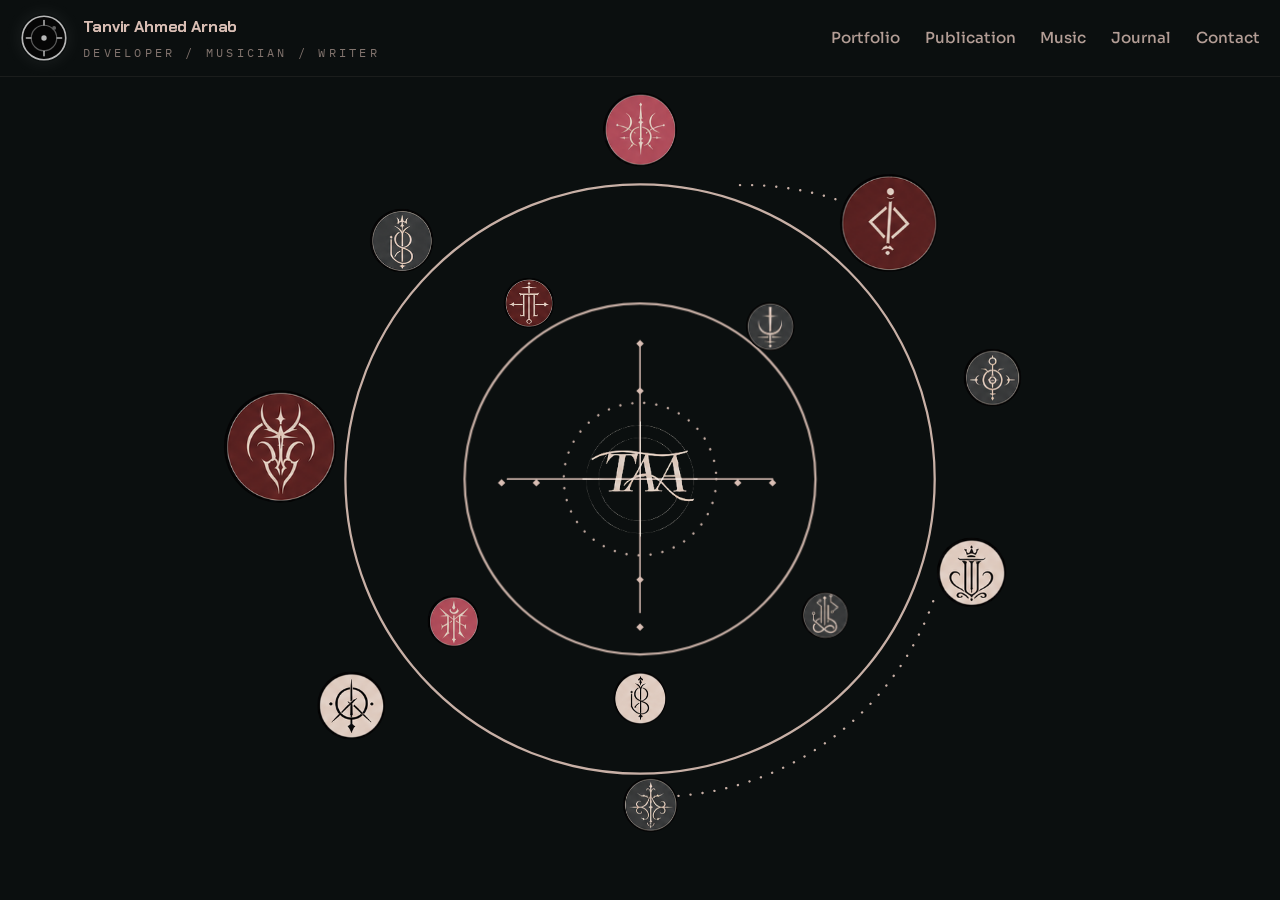
<file: index.html>
<!DOCTYPE html>
<html lang="en">
<head>
  <meta charset="UTF-8">
  <meta name="viewport" content="width=device-width, initial-scale=1.0">
  <meta name="description" content="Tanvir Ahmed Arnab is a developer, musician, and writer building systems, publications, and personal work around one evolving world.">
  <meta name="author" content="Tanvir Ahmed Arnab">
  <meta name="robots" content="index,follow">
  <meta name="theme-color" content="#0B0F0F">
  <meta name="color-scheme" content="dark">
  <link rel="canonical" href="https://www.tanvirahmedarnab.com/">
  <meta property="og:type" content="website">
  <meta property="og:title" content="Tanvir Ahmed Arnab">
  <meta property="og:description" content="Tanvir Ahmed Arnab is a developer, musician, and writer building systems, publications, and personal work around one evolving world.">
  <meta property="og:url" content="https://www.tanvirahmedarnab.com/">
  <meta property="og:site_name" content="Tanvir Ahmed Arnab">
  <meta property="og:locale" content="en_US">
  <meta property="og:image" content="https://www.tanvirahmedarnab.com/assets/social/og-home.jpg">
  <meta property="og:image:width" content="1200">
  <meta property="og:image:height" content="630">
  <meta property="og:image:alt" content="Homepage social card for Tanvir Ahmed Arnab showing the orbital sigil and site identity.">
  <meta name="twitter:card" content="summary_large_image">
  <meta name="twitter:title" content="Tanvir Ahmed Arnab">
  <meta name="twitter:description" content="Tanvir Ahmed Arnab is a developer, musician, and writer building systems, publications, and personal work around one evolving world.">
  <meta name="twitter:image" content="https://www.tanvirahmedarnab.com/assets/social/og-home.jpg">
  <meta name="twitter:image:alt" content="Homepage social card for Tanvir Ahmed Arnab showing the orbital sigil and site identity.">
  <link rel="icon" type="image/svg+xml" href="assets/branding/taa-circle-mark.svg" sizes="any">
  <link rel="icon" type="image/png" sizes="32x32" href="assets/branding/favicon-32x32.png">
  <link rel="apple-touch-icon" href="assets/branding/apple-touch-icon.png">
  <link rel="manifest" href="site.webmanifest">
  <script type="application/ld+json">
    {
      "@context": "https://schema.org",
      "@graph": [
        {
          "@type": "WebSite",
          "name": "Tanvir Ahmed Arnab",
          "url": "https://www.tanvirahmedarnab.com/",
          "description": "Tanvir Ahmed Arnab is a developer, musician, and writer building systems, publications, and personal work around one evolving world.",
          "inLanguage": "en"
        },
        {
          "@type": "Person",
          "name": "Tanvir Ahmed Arnab",
          "url": "https://www.tanvirahmedarnab.com/",
          "jobTitle": "Software Developer, Game Developer, Writer, Musician",
          "knowsAbout": [
            "C#",
            ".NET",
            "Game Development",
            "Unity",
            "Software Architecture",
            "Technical Writing",
            "Music"
          ],
          "sameAs": [
            "https://github.com/TanvirAhmedArnab",
            "https://www.linkedin.com/in/taanb/"
          ]
        }
      ]
    }
  </script>
  <title>Tanvir Ahmed Arnab</title>
  <link rel="preconnect" href="https://fonts.googleapis.com">
  <link rel="preconnect" href="https://fonts.gstatic.com" crossorigin>
  <link href="https://fonts.googleapis.com/css2?family=Chakra+Petch:wght@500;600;700&family=Cormorant+Garamond:ital,wght@0,600;1,600&family=IBM+Plex+Mono:wght@400;500;600&family=Sora:wght@400;500;600;700&display=swap" rel="stylesheet">
  <link rel="stylesheet" href="styles/site.css">
  <link rel="stylesheet" href="styles/index.css">
</head>
<body class="landing-page">
  <a class="skip-link" href="#main">Skip to content</a>

  <header class="site-header">
    <div class="inner">
      <a class="brand brand--sigil" href="index.html" aria-label="Tanvir Ahmed Arnab home">
        <img class="brand-mark brand-mark-sigil" src="assets/branding/taa-circle-mark.svg" alt="" width="64" height="64">
        <span class="brand-lockup">
          <span class="brand-name">Tanvir Ahmed Arnab</span>
          <span class="brand-role">developer / musician / writer</span>
        </span>
      </a>

      <button class="menu-toggle" type="button" aria-expanded="false" aria-controls="site-nav">
        Menu
      </button>
      <nav class="site-nav" id="site-nav" aria-label="Primary">
        <a href="portfolio.html">Portfolio</a>
        <a href="publication.html">Publication</a>
        <a href="music.html">Music</a>
        <a href="journal.html">Journal</a>
        <a href="contact.html">Contact</a>
      </nav>
    </div>
  </header>

  <main id="main" class="landing-main">
    <h1 class="visually-hidden">Tanvir Ahmed Arnab</h1>
    <section class="landing-stage" aria-label="Homepage sigil">
      <div class="inner landing-stage-inner">
        <div class="landing-sigil-shell">
          <div class="landing-orbit-scene" role="img" aria-label="Homepage sigil in a dark orbital arrangement with uneven circles, symbolic glyphs, and muted decorative marks.">
            <svg class="landing-orbit-art landing-sigil-svg" viewBox="0 0 1086 1086" aria-hidden="true">
              <defs>
                <clipPath id="sigil-node-clip-01" clipPathUnits="userSpaceOnUse"><circle r="76"></circle></clipPath>
                <clipPath id="sigil-node-clip-02" clipPathUnits="userSpaceOnUse"><circle r="43"></circle></clipPath>
                <clipPath id="sigil-node-clip-03" clipPathUnits="userSpaceOnUse"><circle r="50"></circle></clipPath>
                <clipPath id="sigil-node-clip-04" clipPathUnits="userSpaceOnUse"><circle r="66"></circle></clipPath>
                <clipPath id="sigil-node-clip-05" clipPathUnits="userSpaceOnUse"><circle r="39"></circle></clipPath>
                <clipPath id="sigil-node-clip-06" clipPathUnits="userSpaceOnUse"><circle r="47"></circle></clipPath>
                <clipPath id="sigil-node-clip-07" clipPathUnits="userSpaceOnUse"><circle r="37"></circle></clipPath>
                <clipPath id="sigil-node-clip-08" clipPathUnits="userSpaceOnUse"><circle r="46"></circle></clipPath>
                <clipPath id="sigil-node-clip-09" clipPathUnits="userSpaceOnUse"><circle r="34"></circle></clipPath>
                <clipPath id="sigil-node-clip-10" clipPathUnits="userSpaceOnUse"><circle r="33"></circle></clipPath>
                <clipPath id="sigil-node-clip-11" clipPathUnits="userSpaceOnUse"><circle r="32"></circle></clipPath>
                <clipPath id="sigil-node-clip-12" clipPathUnits="userSpaceOnUse"><circle r="36"></circle></clipPath>
                <clipPath id="sigil-node-clip-13" clipPathUnits="userSpaceOnUse"><circle r="35"></circle></clipPath>
                <clipPath id="sigil-node-clip-14" clipPathUnits="userSpaceOnUse"><circle r="78"></circle></clipPath>
              </defs>
              <g class="sigil-outer-orbit">
                <circle class="sigil-orbit-ring" cx="543" cy="543" r="398"></circle>
                <path class="sigil-orbit-dotted" d="M 678 146 A 398 398 0 0 1 882 198"></path>
                <path class="sigil-orbit-dotted" d="M 939 708 A 398 398 0 0 1 574 972"></path>

                <g transform="translate(57 499)">
                  <g class="sigil-spin" style="--spin-duration: 21s;">
                    <image class="sigil-node-art" href="assets/branding/index-sigil-nodes/node-01.png" x="-76" y="-76" width="152" height="152" preserveAspectRatio="xMidYMid slice" clip-path="url(#sigil-node-clip-01)"></image>
                  </g>
                </g>

                <g transform="translate(221 221)">
                  <g class="sigil-spin sigil-spin-reverse" style="--spin-duration: 32s;">
                    <image class="sigil-node-art" href="assets/branding/index-sigil-nodes/node-05.png" x="-43" y="-43" width="86" height="86" preserveAspectRatio="xMidYMid slice" clip-path="url(#sigil-node-clip-02)"></image>
                  </g>
                </g>

                <g transform="translate(543 71)">
                  <g class="sigil-pulse" style="--pulse-duration: 3.8s; --pulse-scale: 1.34;">
                    <g class="sigil-spin" style="--spin-duration: 12s;">
                      <image class="sigil-node-art" href="assets/branding/index-sigil-nodes/node-03.png" x="-50" y="-50" width="100" height="100" preserveAspectRatio="xMidYMid slice" clip-path="url(#sigil-node-clip-03)"></image>
                    </g>
                  </g>
                </g>

                <g transform="translate(879 197)">
                  <g class="sigil-spin sigil-spin-reverse" style="--spin-duration: 26s;">
                    <image class="sigil-node-art" href="assets/branding/index-sigil-nodes/node-02.png" x="-66" y="-66" width="132" height="132" preserveAspectRatio="xMidYMid slice" clip-path="url(#sigil-node-clip-04)"></image>
                  </g>
                </g>

                <g transform="translate(1019 406)">
                  <g class="sigil-spin" style="--spin-duration: 19s;">
                    <image class="sigil-node-art" href="assets/branding/index-sigil-nodes/node-13.png" x="-39" y="-39" width="78" height="78" preserveAspectRatio="xMidYMid slice" clip-path="url(#sigil-node-clip-05)"></image>
                  </g>
                </g>

                <g transform="translate(991 669)">
                  <g class="sigil-spin sigil-spin-reverse" style="--spin-duration: 34s;">
                    <image class="sigil-node-art" href="assets/branding/index-sigil-nodes/node-09.png" x="-47" y="-47" width="94" height="94" preserveAspectRatio="xMidYMid slice" clip-path="url(#sigil-node-clip-06)"></image>
                  </g>
                </g>

                <g transform="translate(557 983)">
                  <g class="sigil-spin" style="--spin-duration: 15s;">
                    <image class="sigil-node-art" href="assets/branding/index-sigil-nodes/node-11.png" x="-37" y="-37" width="74" height="74" preserveAspectRatio="xMidYMid slice" clip-path="url(#sigil-node-clip-07)"></image>
                  </g>
                </g>

                <g transform="translate(153 849)">
                  <g class="sigil-spin sigil-spin-reverse" style="--spin-duration: 28s;">
                    <image class="sigil-node-art" href="assets/branding/index-sigil-nodes/node-06.png" x="-46" y="-46" width="92" height="92" preserveAspectRatio="xMidYMid slice" clip-path="url(#sigil-node-clip-08)"></image>
                  </g>
                </g>
              </g>

              <g class="sigil-inner-orbit">
                <circle class="sigil-orbit-ring" cx="543" cy="543" r="237"></circle>

                <g transform="translate(393 305)">
                  <g class="sigil-spin sigil-spin-reverse" style="--spin-duration: 11s;">
                    <image class="sigil-node-art" href="assets/branding/index-sigil-nodes/node-07.png" x="-34" y="-34" width="68" height="68" preserveAspectRatio="xMidYMid slice" clip-path="url(#sigil-node-clip-09)"></image>
                  </g>
                </g>

                <g transform="translate(719 337)">
                  <g class="sigil-spin" style="--spin-duration: 27s;">
                    <image class="sigil-node-art" href="assets/branding/index-sigil-nodes/node-10.png" x="-33" y="-33" width="66" height="66" preserveAspectRatio="xMidYMid slice" clip-path="url(#sigil-node-clip-10)"></image>
                  </g>
                </g>

                <g transform="translate(793 727)">
                  <g class="sigil-spin sigil-spin-reverse" style="--spin-duration: 23s;">
                    <image class="sigil-node-art" href="assets/branding/index-sigil-nodes/node-08.png" x="-32" y="-32" width="64" height="64" preserveAspectRatio="xMidYMid slice" clip-path="url(#sigil-node-clip-11)"></image>
                  </g>
                </g>

                <g transform="translate(543 839)">
                  <g class="sigil-pulse sigil-pulse-offset" style="--pulse-duration: 5.1s; --pulse-scale: 1.28;">
                    <g class="sigil-spin" style="--spin-duration: 17s;">
                      <image class="sigil-node-art" href="assets/branding/index-sigil-nodes/node-04.png" x="-36" y="-36" width="72" height="72" preserveAspectRatio="xMidYMid slice" clip-path="url(#sigil-node-clip-12)"></image>
                    </g>
                  </g>
                </g>

                <g transform="translate(291 735)">
                  <g class="sigil-spin sigil-spin-reverse" style="--spin-duration: 14s;">
                    <image class="sigil-node-art" href="assets/branding/index-sigil-nodes/node-12.png" x="-35" y="-35" width="70" height="70" preserveAspectRatio="xMidYMid slice" clip-path="url(#sigil-node-clip-13)"></image>
                  </g>
                </g>
              </g>

              <g class="sigil-core">
                <circle class="sigil-orbit-dotted" cx="543" cy="543" r="103"></circle>
                <path class="sigil-guide-line" d="M 543 364 V 723"></path>
                <path class="sigil-guide-line" d="M 364 543 H 722"></path>
                <path class="sigil-guide-diamond" d="M 543 355 l5 5 -5 5 -5 -5z"></path>
                <path class="sigil-guide-diamond" d="M 543 419 l5 5 -5 5 -5 -5z"></path>
                <path class="sigil-guide-diamond" d="M 543 674 l5 5 -5 5 -5 -5z"></path>
                <path class="sigil-guide-diamond" d="M 543 738 l5 5 -5 5 -5 -5z"></path>
                <path class="sigil-guide-diamond" d="M 356 543 l5 5 -5 5 -5 -5z"></path>
                <path class="sigil-guide-diamond" d="M 403 543 l5 5 -5 5 -5 -5z"></path>
                <path class="sigil-guide-diamond" d="M 675 543 l5 5 -5 5 -5 -5z"></path>
                <path class="sigil-guide-diamond" d="M 722 543 l5 5 -5 5 -5 -5z"></path>

                <g transform="translate(543 543)">
                  <image class="sigil-node-art sigil-core-monogram" href="assets/branding/index-sigil-nodes/node-14.png" x="-78" y="-78" width="156" height="156" preserveAspectRatio="xMidYMid slice" clip-path="url(#sigil-node-clip-14)"></image>
                </g>
              </g>
            </svg>
          </div>
        </div>
      </div>
      <audio data-audio-player preload="auto" autoplay loop playsinline webkit-playsinline="true">
        <source src="assets/audio/index-page-bg-music.mp3" type="audio/mpeg">
      </audio>
    </section>
  </main>

  <script src="script.js"></script>
</body>
</html>
</file>
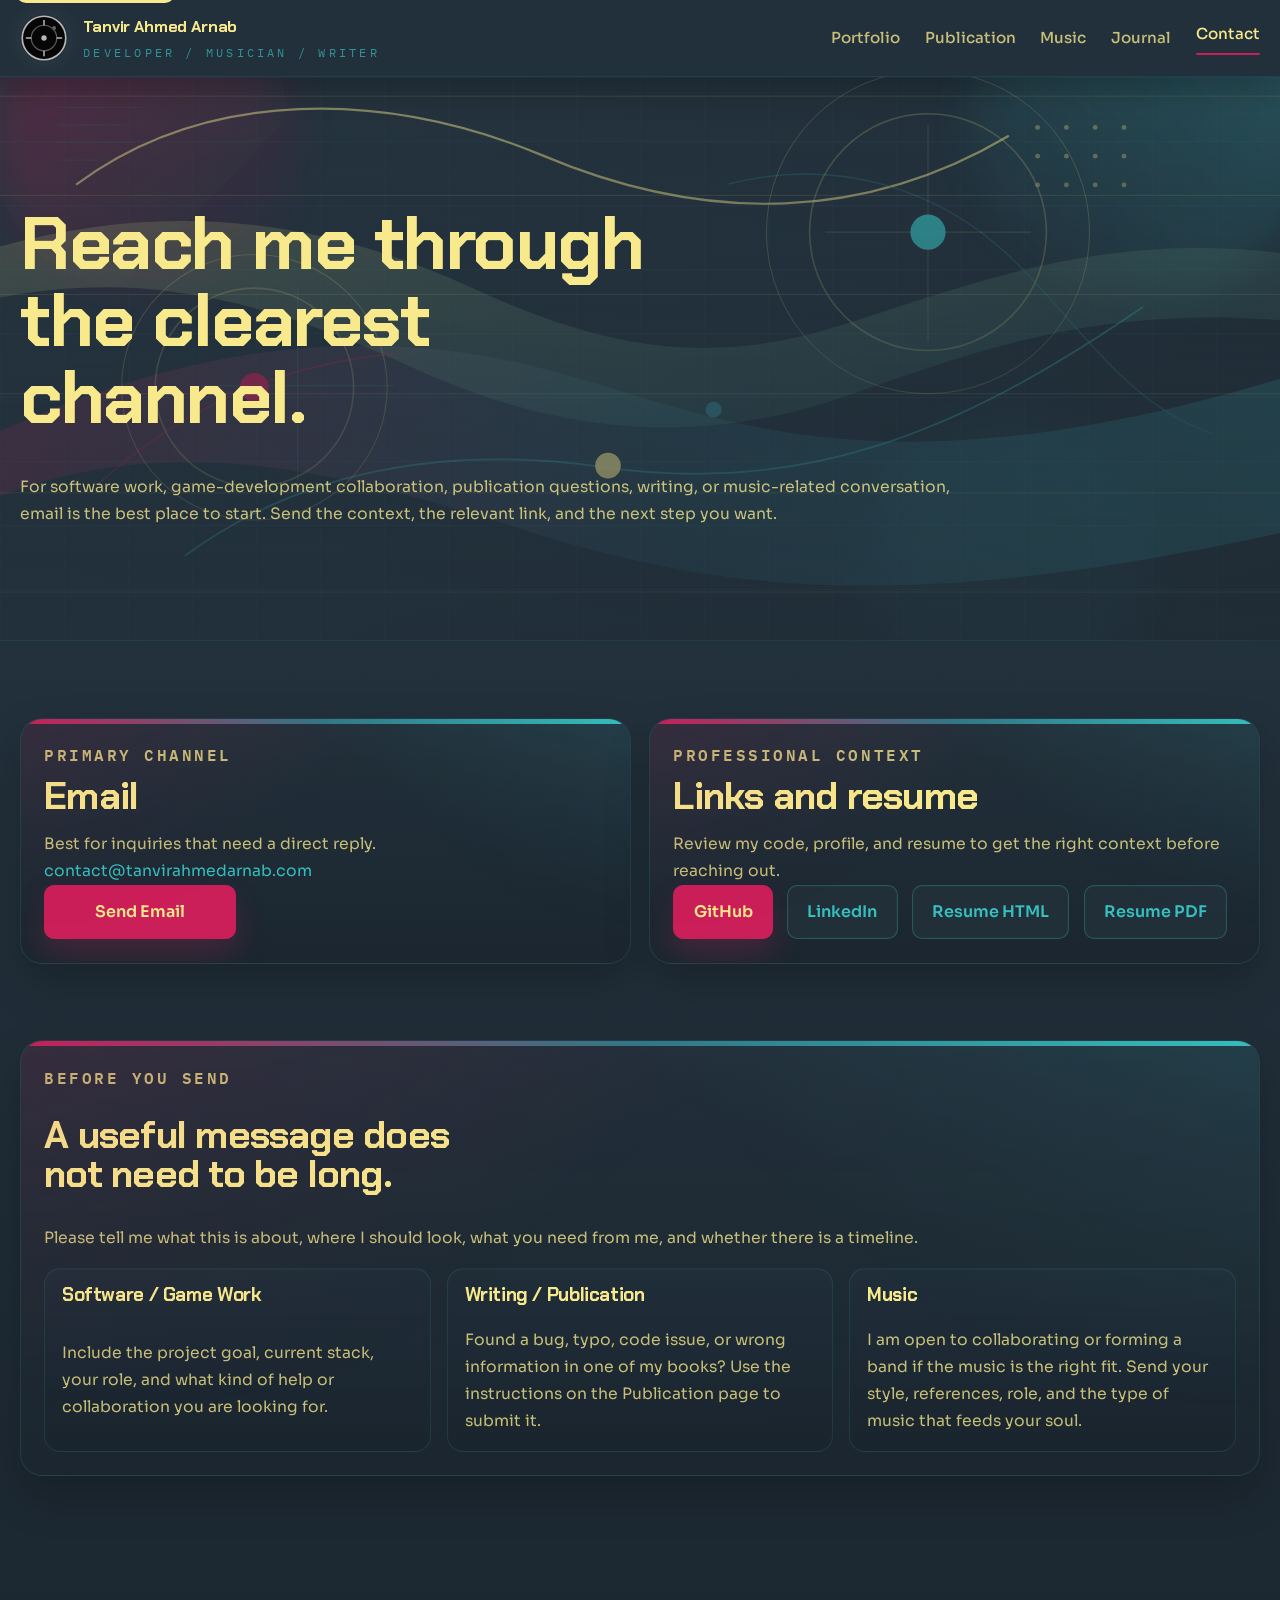
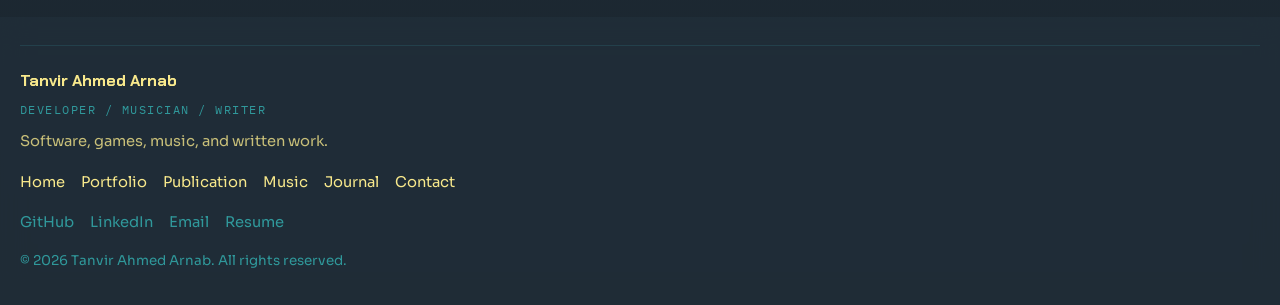
<file: contact.html>
<!DOCTYPE html>
<html lang="en">
<head>
  <meta charset="UTF-8">
  <meta name="viewport" content="width=device-width, initial-scale=1.0">
  <meta name="description" content="Contact Tanvir Ahmed Arnab for software work, game-development collaboration, publication questions, writing, and music-related conversation.">
  <meta name="author" content="Tanvir Ahmed Arnab">
  <meta name="robots" content="index,follow">
  <meta name="theme-color" content="#22303B">
  <meta name="color-scheme" content="dark">
  <link rel="canonical" href="https://www.tanvirahmedarnab.com/contact.html">
  <meta property="og:type" content="website">
  <meta property="og:title" content="Contact | Tanvir Ahmed Arnab">
  <meta property="og:description" content="Contact Tanvir Ahmed Arnab for software work, game-development collaboration, publication questions, writing, and music-related conversation.">
  <meta property="og:url" content="https://www.tanvirahmedarnab.com/contact.html">
  <meta property="og:site_name" content="Tanvir Ahmed Arnab">
  <meta property="og:locale" content="en_US">
  <meta property="og:image" content="https://www.tanvirahmedarnab.com/assets/social/og-contact.jpg">
  <meta property="og:image:width" content="1200">
  <meta property="og:image:height" content="630">
  <meta property="og:image:alt" content="Contact social card for Tanvir Ahmed Arnab featuring the reach me through the clearest channel hero.">
  <meta name="twitter:card" content="summary_large_image">
  <meta name="twitter:title" content="Contact | Tanvir Ahmed Arnab">
  <meta name="twitter:description" content="Contact Tanvir Ahmed Arnab for software work, game-development collaboration, publication questions, writing, and music-related conversation.">
  <meta name="twitter:image" content="https://www.tanvirahmedarnab.com/assets/social/og-contact.jpg">
  <meta name="twitter:image:alt" content="Contact social card for Tanvir Ahmed Arnab featuring the reach me through the clearest channel hero.">
  <link rel="icon" type="image/svg+xml" href="assets/branding/taa-circle-mark.svg" sizes="any">
  <link rel="icon" type="image/png" sizes="32x32" href="assets/branding/favicon-32x32.png">
  <link rel="apple-touch-icon" href="assets/branding/apple-touch-icon.png">
  <link rel="manifest" href="site.webmanifest">
  <script type="application/ld+json">
    {
      "@context": "https://schema.org",
      "@type": "ContactPage",
      "name": "Contact | Tanvir Ahmed Arnab",
      "url": "https://www.tanvirahmedarnab.com/contact.html",
      "description": "Contact Tanvir Ahmed Arnab for software work, game-development collaboration, publication questions, writing, and music-related conversation.",
      "isPartOf": {
        "@type": "WebSite",
        "name": "Tanvir Ahmed Arnab",
        "url": "https://www.tanvirahmedarnab.com/"
      },
      "about": {
        "@type": "Person",
        "name": "Tanvir Ahmed Arnab",
        "url": "https://www.tanvirahmedarnab.com/",
        "sameAs": [
          "https://github.com/TanvirAhmedArnab",
          "https://www.linkedin.com/in/taanb/"
        ]
      },
      "inLanguage": "en"
    }
  </script>
  <title>Contact | Tanvir Ahmed Arnab</title>
  <link rel="preconnect" href="https://fonts.googleapis.com">
  <link rel="preconnect" href="https://fonts.gstatic.com" crossorigin>
  <link href="https://fonts.googleapis.com/css2?family=Chakra+Petch:wght@500;600;700&family=IBM+Plex+Mono:wght@400;500;600&family=Sora:wght@400;500;600;700&display=swap" rel="stylesheet">
  <link rel="stylesheet" href="styles/site.css">
  <link rel="stylesheet" href="styles/contact.css">
</head>
<body class="section-page contact-page">
  <a class="skip-link" href="#main">Skip to content</a>

  <header class="site-header">
    <div class="inner">
      <a class="brand brand--sigil" href="index.html" aria-label="Tanvir Ahmed Arnab home">
        <img class="brand-mark brand-mark-sigil" src="assets/branding/taa-circle-mark.svg" alt="" width="64" height="64">
        <span class="brand-lockup">
          <span class="brand-name">Tanvir Ahmed Arnab</span>
          <span class="brand-role">developer / musician / writer</span>
        </span>
      </a>
      <button class="menu-toggle" type="button" aria-expanded="false" aria-controls="site-nav">
        Menu
      </button>
      <nav class="site-nav" id="site-nav" aria-label="Primary">
        <a href="portfolio.html">Portfolio</a>
        <a href="publication.html">Publication</a>
        <a href="music.html">Music</a>
        <a href="journal.html">Journal</a>
        <a class="is-current" aria-current="page" href="contact.html">Contact</a>
      </nav>
    </div>
  </header>

  <main id="main" class="section-page-main">
    <section class="section-page-hero">
      <div class="inner section-page-hero-inner">
        <h1>Reach me through the clearest channel.</h1>
        <p class="hero-copy">For software work, game-development collaboration, publication questions, writing, or music-related conversation, email is the best place to start. Send the context, the relevant link, and the next step you want.</p>
      </div>
    </section>

    <section class="section">
      <div class="inner category-grid">
        <article class="content-block reveal">
          <p class="proof-kicker">Primary Channel</p>
          <h2>Email</h2>
          <p>Best for inquiries that need a direct reply.</p>
          <p><a class="inline-link" href="mailto:contact@tanvirahmedarnab.com">contact@tanvirahmedarnab.com</a></p>
          <div class="stacked-links stacked-links-inline">
            <a class="button button-primary" href="mailto:contact@tanvirahmedarnab.com">Send Email</a>
          </div>
        </article>

        <article class="content-block reveal">
          <p class="proof-kicker">Professional Context</p>
          <h2>Links and resume</h2>
          <p>Review my code, profile, and resume to get the right context before reaching out.</p>
          <div class="stacked-links">
            <a class="button button-primary" href="https://github.com/TanvirAhmedArnab" target="_blank" rel="noopener noreferrer">GitHub</a>
            <a class="button button-secondary" href="https://www.linkedin.com/in/taanb/" target="_blank" rel="noopener noreferrer">LinkedIn</a>
            <a class="button button-secondary" href="resume.html">Resume HTML</a>
            <a class="button button-secondary" href="assets/taarn-resume.pdf" download>Resume PDF</a>
          </div>
        </article>
      </div>
    </section>

    <section class="section section-contact-guidance">
      <div class="inner">
        <article class="content-block content-block-wide reveal">
          <p class="proof-kicker">Before You Send</p>
          <h2>A useful message does not need to be long.</h2>
          <p>Please tell me what this is about, where I should look, what you need from me, and whether there is a timeline.</p>
          <div class="contact-guidance-grid">
            <article class="contact-guidance-card">
              <h3>Software / Game Work</h3>
              <p>Include the project goal, current stack, your role, and what kind of help or collaboration you are looking for.</p>
            </article>
            <article class="contact-guidance-card">
              <h3>Writing / Publication</h3>
              <p>Found a bug, typo, code issue, or wrong information in one of my books? Use the instructions on the Publication page to submit it.</p>
            </article>
            <article class="contact-guidance-card">
              <h3>Music</h3>
              <p>I am open to collaborating or forming a band if the music is the right fit. Send your style, references, role, and the type of music that feeds your soul.</p>
            </article>
          </div>
        </article>
      </div>
    </section>
  </main>
  <footer class="site-footer">
    <div class="inner footer-content footer-content-compact">
      <div class="footer-identity">
        <div class="footer-stack">
          <span class="footer-name">Tanvir Ahmed Arnab</span>
          <span class="footer-role">developer / musician / writer</span>
        </div>
        <p class="footer-intro">Software, games, music, and written work.</p>
      </div>
      <nav class="footer-links footer-links-primary" aria-label="Footer">
        <a class="inline-link" href="index.html">Home</a>
        <a class="inline-link" href="portfolio.html">Portfolio</a>
        <a class="inline-link" href="publication.html">Publication</a>
        <a class="inline-link" href="music.html">Music</a>
        <a class="inline-link" href="journal.html">Journal</a>
        <a class="inline-link" href="contact.html">Contact</a>
      </nav>
      <div class="footer-links footer-links-utility">
        <a class="inline-link" href="https://github.com/TanvirAhmedArnab" target="_blank" rel="noopener noreferrer">GitHub</a>
        <a class="inline-link" href="https://www.linkedin.com/in/taanb/" target="_blank" rel="noopener noreferrer">LinkedIn</a>
        <a class="inline-link" href="mailto:contact@tanvirahmedarnab.com">Email</a>
        <a class="inline-link" href="resume.html">Resume</a>
      </div>
      <p class="footer-copyright">&copy; 2026 Tanvir Ahmed Arnab. All rights reserved.</p>
    </div>
  </footer>

  <script src="script.js"></script>
</body>
</html>
</file>
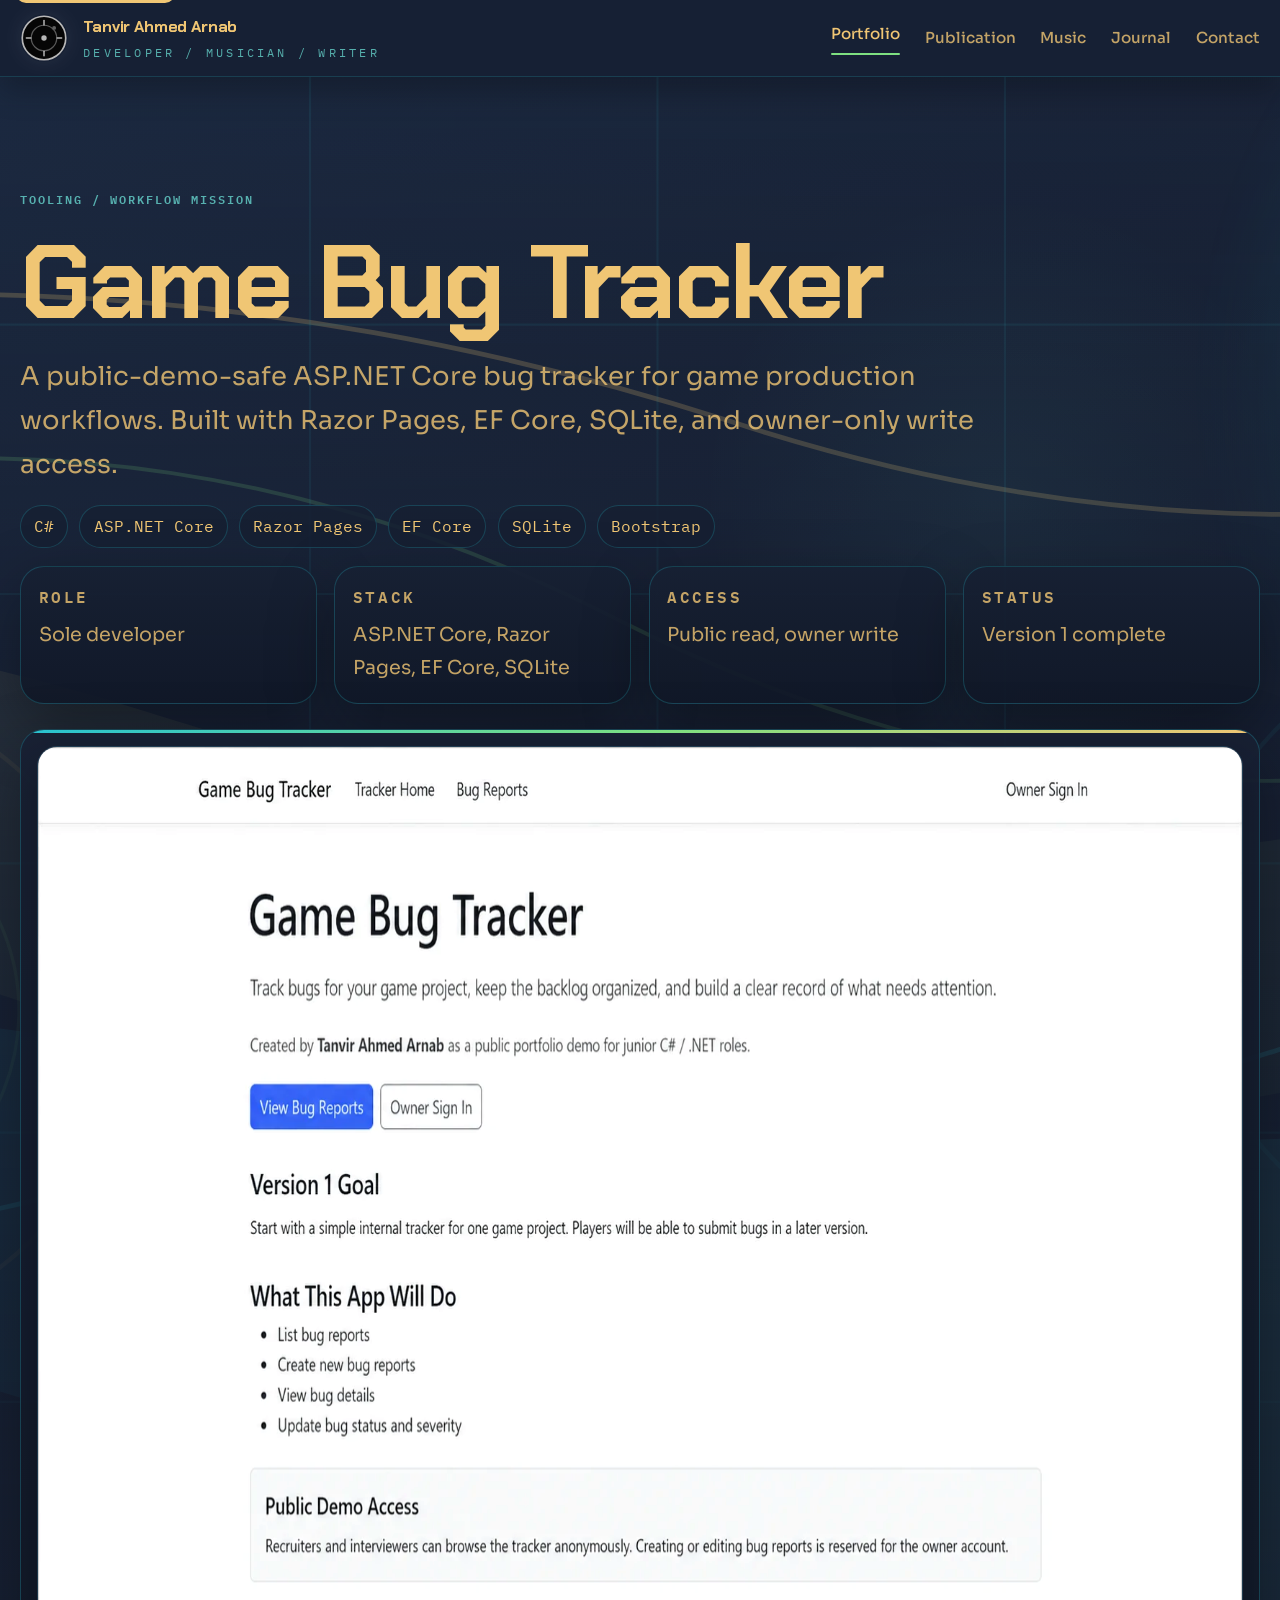
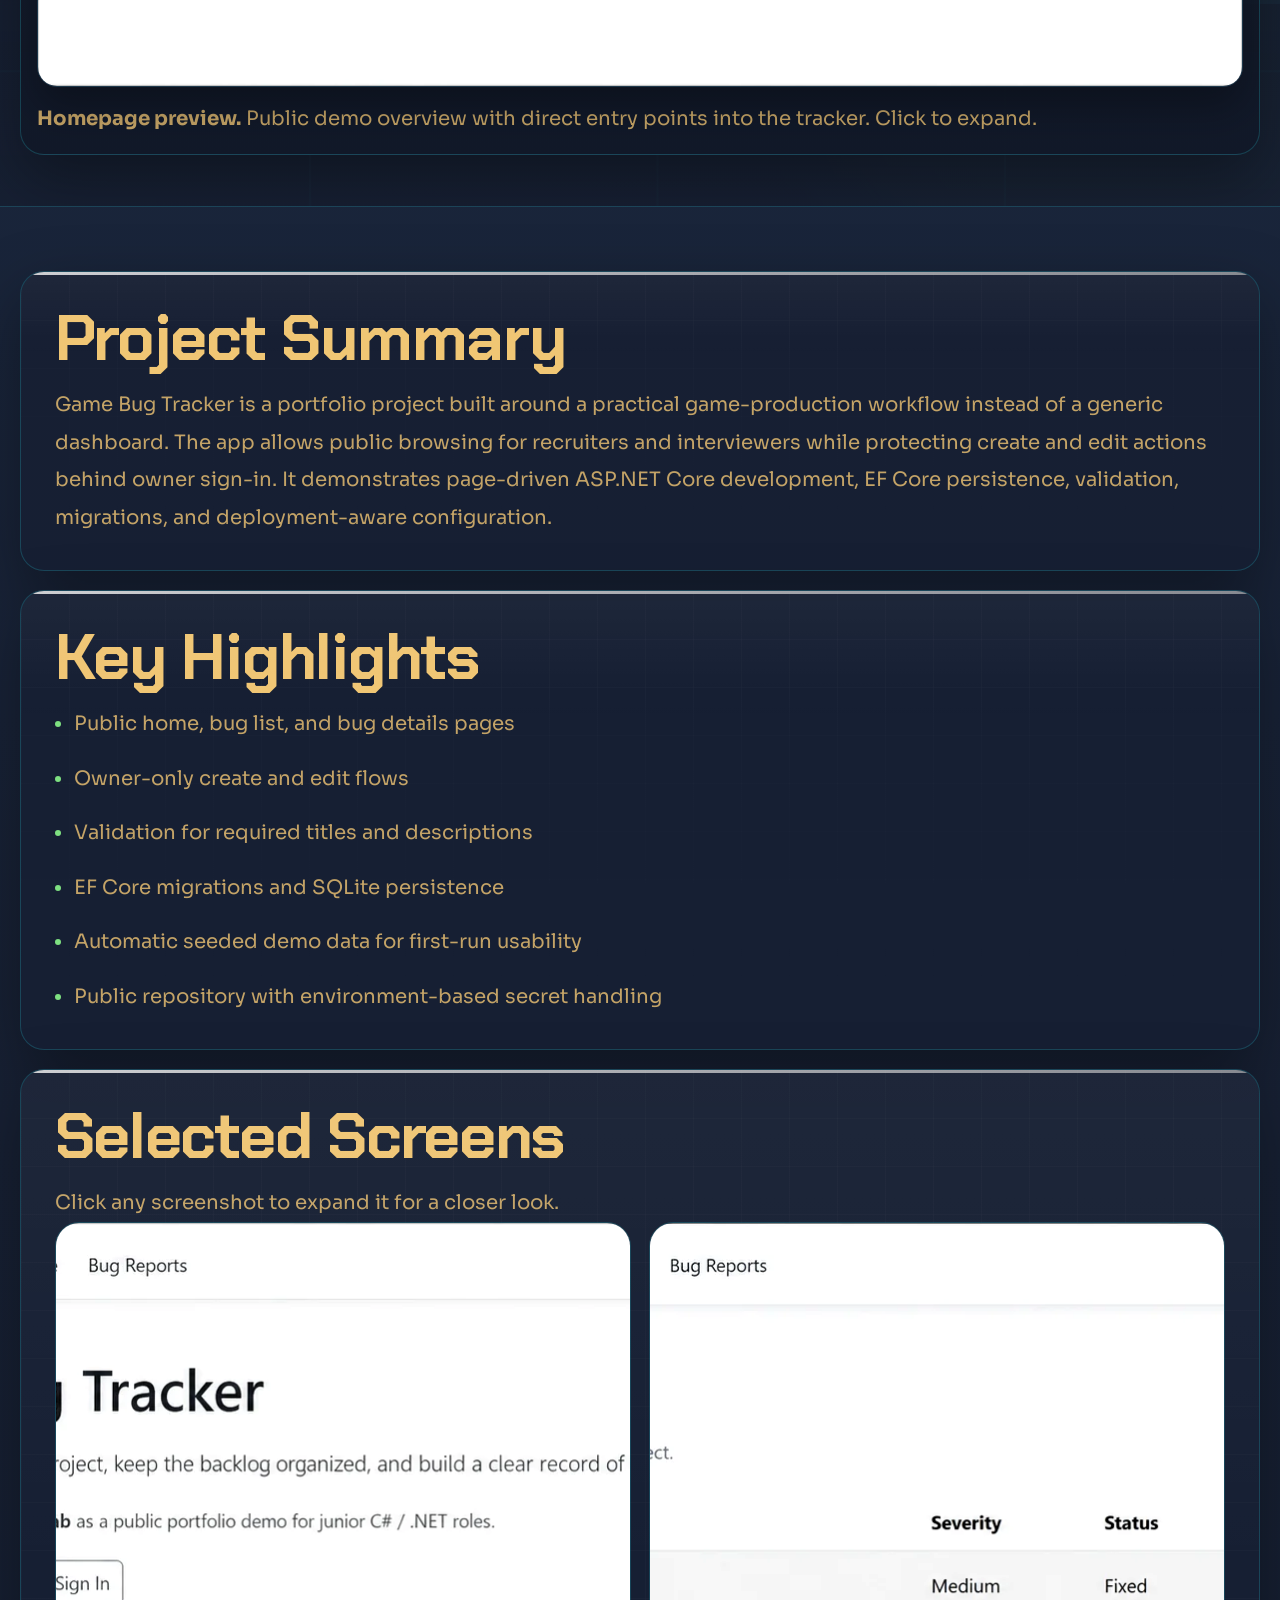
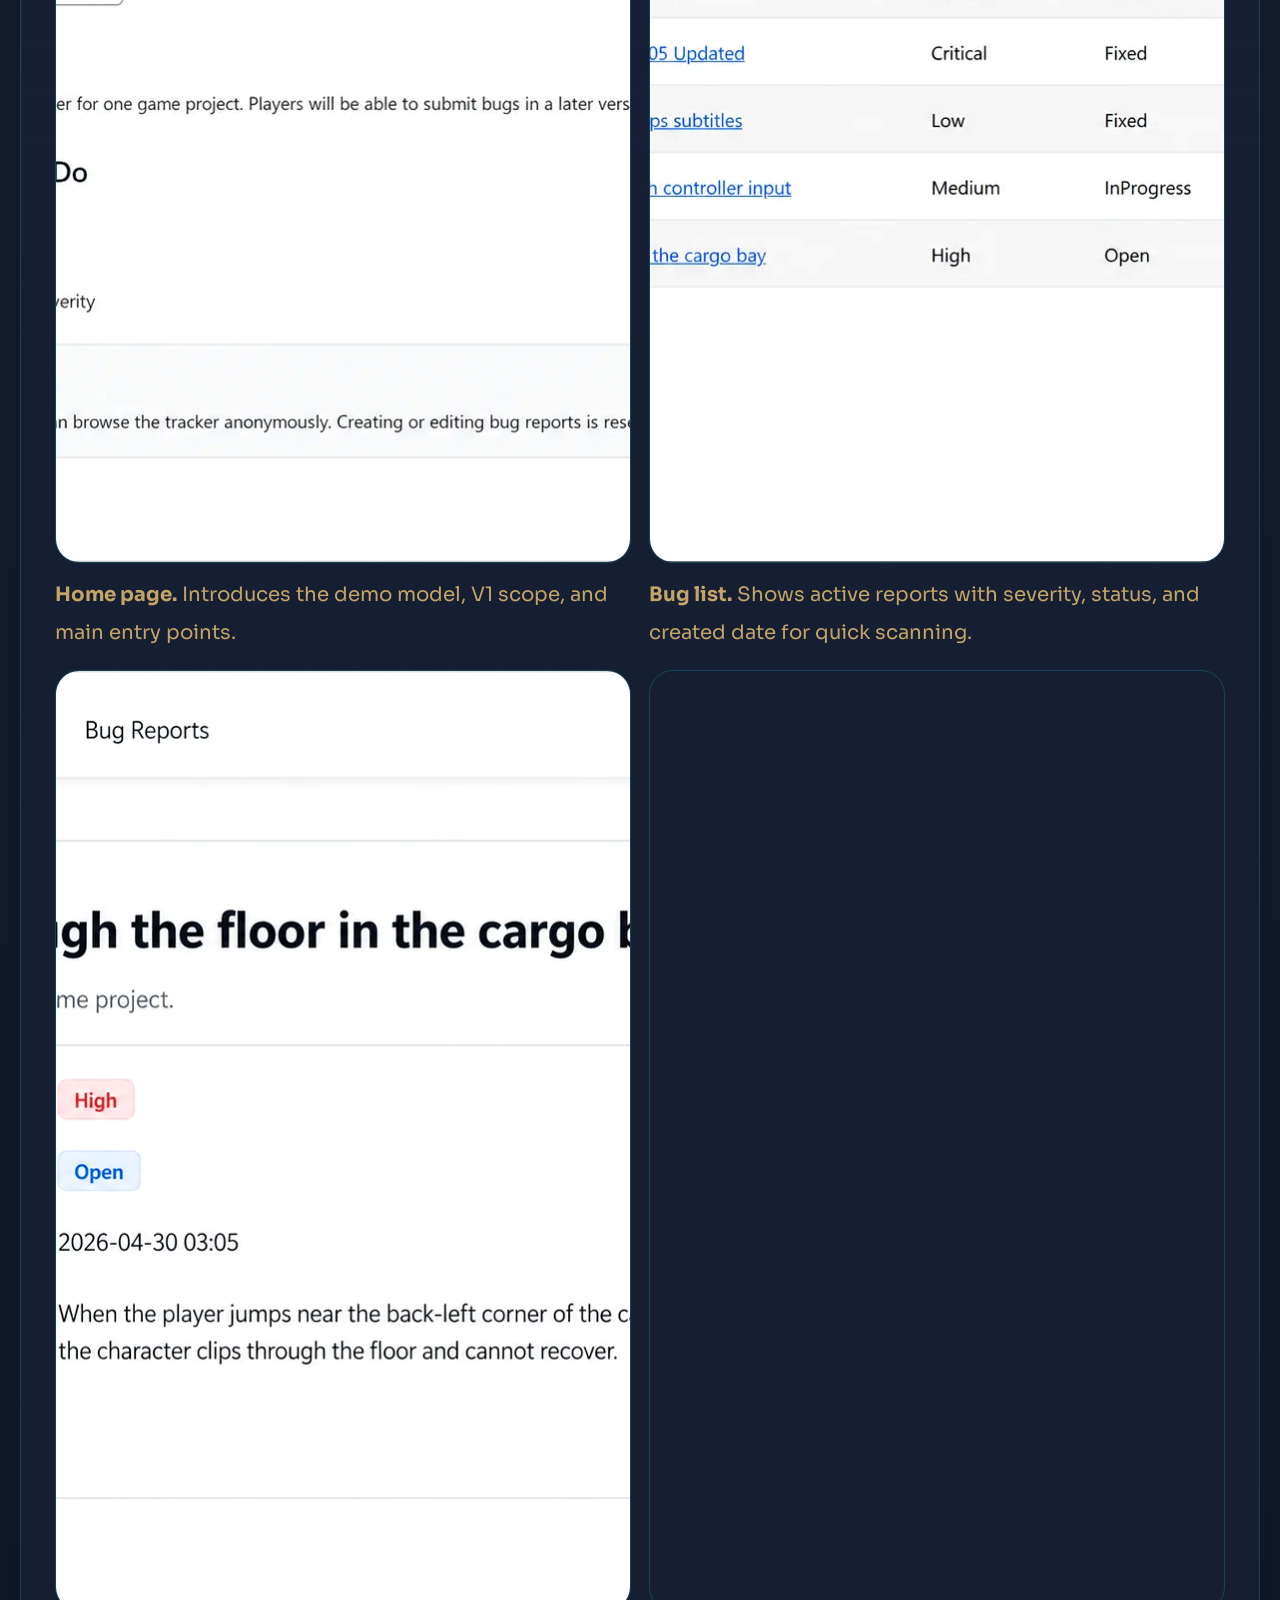
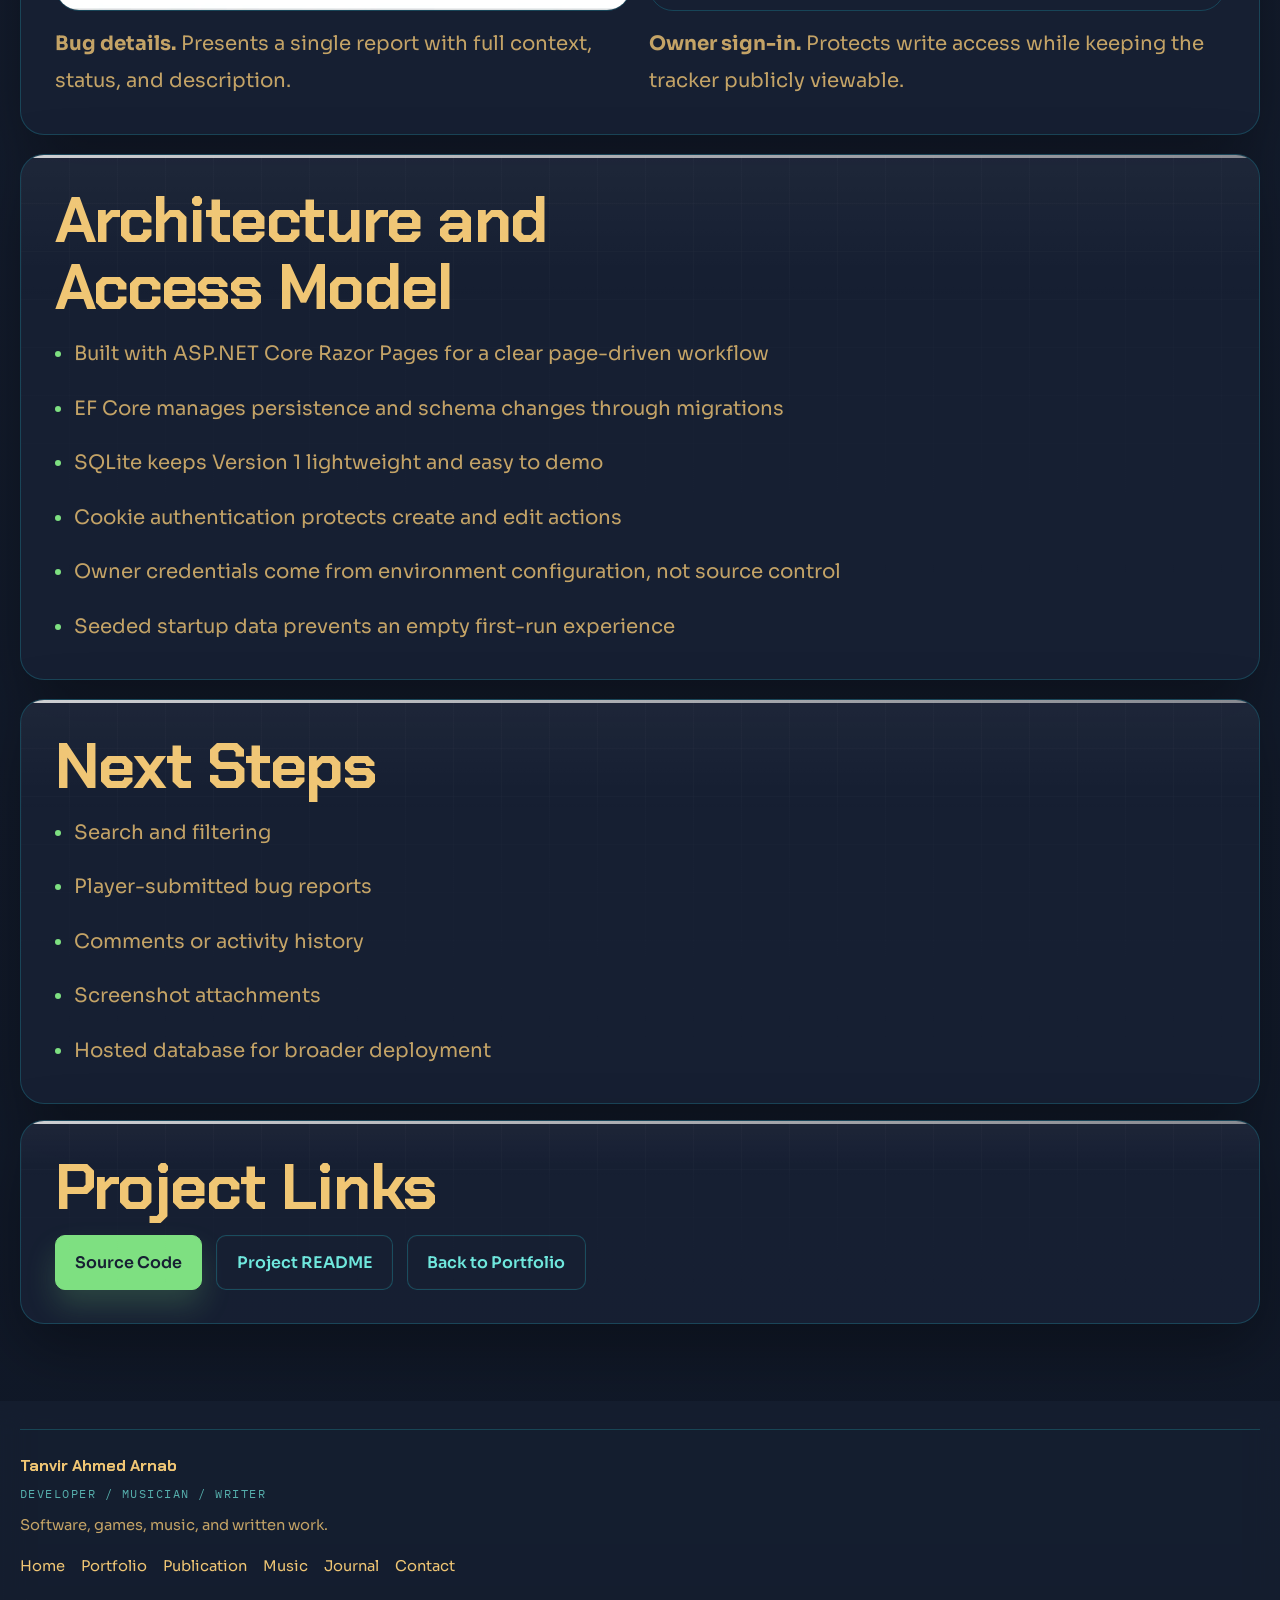
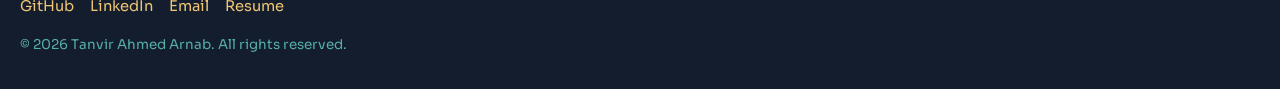
<file: game-bug-tracker.html>
<!DOCTYPE html>
<html lang="en">
<head>
  <meta charset="UTF-8">
  <meta name="viewport" content="width=device-width, initial-scale=1.0">
  <meta name="description" content="Game Bug Tracker is a public-demo-safe ASP.NET Core bug tracker for game production workflows with Razor Pages, EF Core, SQLite, and owner-only write access.">
  <meta name="author" content="Tanvir Ahmed Arnab">
  <meta name="robots" content="index,follow">
  <meta name="theme-color" content="#172033">
  <meta name="color-scheme" content="dark">
  <link rel="canonical" href="https://www.tanvirahmedarnab.com/game-bug-tracker.html">
  <meta property="og:type" content="website">
  <meta property="og:title" content="Game Bug Tracker | Tanvir Ahmed Arnab">
  <meta property="og:description" content="Game Bug Tracker is a public-demo-safe ASP.NET Core bug tracker for game production workflows with Razor Pages, EF Core, SQLite, and owner-only write access.">
  <meta property="og:url" content="https://www.tanvirahmedarnab.com/game-bug-tracker.html">
  <meta property="og:site_name" content="Tanvir Ahmed Arnab">
  <meta property="og:locale" content="en_US">
  <meta property="og:image" content="https://www.tanvirahmedarnab.com/assets/social/og-site.jpg">
  <meta property="og:image:width" content="1200">
  <meta property="og:image:height" content="630">
  <meta property="og:image:alt" content="Monochrome social card for Tanvir Ahmed Arnab featuring the site name and the roles developer, musician, and writer.">
  <meta name="twitter:card" content="summary_large_image">
  <meta name="twitter:title" content="Game Bug Tracker | Tanvir Ahmed Arnab">
  <meta name="twitter:description" content="Game Bug Tracker is a public-demo-safe ASP.NET Core bug tracker for game production workflows with Razor Pages, EF Core, SQLite, and owner-only write access.">
  <meta name="twitter:image" content="https://www.tanvirahmedarnab.com/assets/social/og-site.jpg">
  <meta name="twitter:image:alt" content="Monochrome social card for Tanvir Ahmed Arnab featuring the site name and the roles developer, musician, and writer.">
  <link rel="icon" type="image/svg+xml" href="assets/branding/taa-circle-mark.svg" sizes="any">
  <link rel="icon" type="image/png" sizes="32x32" href="assets/branding/favicon-32x32.png">
  <link rel="apple-touch-icon" href="assets/branding/apple-touch-icon.png">
  <link rel="manifest" href="site.webmanifest">
  <script type="application/ld+json">
    {
      "@context": "https://schema.org",
      "@type": "WebPage",
      "name": "Game Bug Tracker | Tanvir Ahmed Arnab",
      "url": "https://www.tanvirahmedarnab.com/game-bug-tracker.html",
      "description": "Game Bug Tracker is a public-demo-safe ASP.NET Core bug tracker for game production workflows with Razor Pages, EF Core, SQLite, and owner-only write access.",
      "mainEntity": {
        "@type": "SoftwareSourceCode",
        "name": "Game Bug Tracker",
        "description": "A public-demo-safe ASP.NET Core bug tracker for game production workflows with owner-only write access and seeded data.",
        "codeRepository": "https://github.com/TanvirAhmedArnab/game-bug-tracker",
        "programmingLanguage": [
          "C#",
          "ASP.NET Core",
          "SQLite"
        ],
        "author": {
          "@type": "Person",
          "name": "Tanvir Ahmed Arnab",
          "url": "https://www.tanvirahmedarnab.com/"
        }
      },
      "isPartOf": {
        "@type": "WebSite",
        "name": "Tanvir Ahmed Arnab",
        "url": "https://www.tanvirahmedarnab.com/"
      },
      "inLanguage": "en"
    }
  </script>
  <title>Game Bug Tracker | Tanvir Ahmed Arnab</title>
  <link rel="preconnect" href="https://fonts.googleapis.com">
  <link rel="preconnect" href="https://fonts.gstatic.com" crossorigin>
  <link href="https://fonts.googleapis.com/css2?family=Chakra+Petch:wght@500;600;700&family=IBM+Plex+Mono:wght@400;500;600&family=Sora:wght@400;500;600;700&display=swap" rel="stylesheet">
  <link rel="stylesheet" href="styles/site.css">
</head>
<body class="project-theme--portfolio">
  <a class="skip-link" href="#main">Skip to content</a>

  <header class="site-header">
    <div class="inner">
      <a class="brand brand--sigil" href="index.html" aria-label="Tanvir Ahmed Arnab home">
        <img class="brand-mark brand-mark-sigil" src="assets/branding/taa-circle-mark.svg" alt="" width="64" height="64">
        <span class="brand-lockup">
          <span class="brand-name">Tanvir Ahmed Arnab</span>
          <span class="brand-role">developer / musician / writer</span>
        </span>
      </a>
      <button class="menu-toggle" type="button" aria-expanded="false" aria-controls="site-nav">
        Menu
      </button>
      <nav class="site-nav" id="site-nav" aria-label="Primary">
        <a class="is-current" aria-current="page" href="portfolio.html">Portfolio</a>
        <a href="publication.html">Publication</a>
        <a href="music.html">Music</a>
        <a href="journal.html">Journal</a>
        <a href="contact.html">Contact</a>
      </nav>
    </div>
  </header>

  <main id="main" class="project-page project-page--tracker-detail">
    <section class="project-hero project-hero--tracker">
      <div class="inner tracker-hero-grid">
        <div class="project-hero-inner reveal">
          <p class="eyebrow">Tooling / workflow mission</p>
          <h1>Game Bug Tracker</h1>
          <p class="hero-copy">
            A public-demo-safe ASP.NET Core bug tracker for game production workflows. Built with Razor Pages, EF Core, SQLite, and owner-only write access.
          </p>
          <div class="badge-row">
            <span class="status-chip">C#</span>
            <span class="status-chip">ASP.NET Core</span>
            <span class="status-chip">Razor Pages</span>
            <span class="status-chip">EF Core</span>
            <span class="status-chip">SQLite</span>
            <span class="status-chip">Bootstrap</span>
          </div>
          <div class="meta-grid">
            <div>
              <span class="meta-label">Role</span>
              <span>Sole developer</span>
            </div>
            <div>
              <span class="meta-label">Stack</span>
              <span>ASP.NET Core, Razor Pages, EF Core, SQLite</span>
            </div>
            <div>
              <span class="meta-label">Access</span>
              <span>Public read, owner write</span>
            </div>
            <div>
              <span class="meta-label">Status</span>
              <span>Version 1 complete</span>
            </div>
          </div>
        </div>
        <aside class="tracker-hero-shot reveal">
          <figure>
            <img class="zoomable-shot" data-zoomable src="assets/projects/game-bug-tracker/home-page.webp" alt="Featured Game Bug Tracker screenshot showing the public demo home page with primary actions and version-1 explanation." width="1672" height="941">
            <figcaption><strong>Homepage preview.</strong> Public demo overview with direct entry points into the tracker. Click to expand.</figcaption>
          </figure>
        </aside>
      </div>
    </section>

    <section class="section">
      <div class="inner project-layout">
        <div class="project-main">
          <section class="content-block reveal">
            <h2>Project Summary</h2>
            <p>
              Game Bug Tracker is a portfolio project built around a practical game-production workflow instead of a generic dashboard. The app allows public browsing for recruiters and interviewers while protecting create and edit actions behind owner sign-in. It demonstrates page-driven ASP.NET Core development, EF Core persistence, validation, migrations, and deployment-aware configuration.
            </p>
          </section>

          <section class="content-block reveal">
            <h2>Key Highlights</h2>
            <ul class="detail-list">
              <li>Public home, bug list, and bug details pages</li>
              <li>Owner-only create and edit flows</li>
              <li>Validation for required titles and descriptions</li>
              <li>EF Core migrations and SQLite persistence</li>
              <li>Automatic seeded demo data for first-run usability</li>
              <li>Public repository with environment-based secret handling</li>
            </ul>
          </section>

          <section class="content-block reveal">
            <h2>Selected Screens</h2>
            <p>Click any screenshot to expand it for a closer look.</p>
            <div class="gallery-grid gallery-grid-two">
              <figure>
                <img class="zoomable-shot" data-zoomable src="assets/projects/game-bug-tracker/home-page.webp" alt="Game Bug Tracker home page showing the public demo explanation and main call to action." width="1672" height="941" loading="lazy" decoding="async">
                <figcaption><strong>Home page.</strong> Introduces the demo model, V1 scope, and main entry points.</figcaption>
              </figure>
              <figure>
                <img class="zoomable-shot" data-zoomable src="assets/projects/game-bug-tracker/bug-report-list.webp" alt="Game Bug Tracker bug list showing report titles, severity, status, and created dates." width="1672" height="941" loading="lazy" decoding="async">
                <figcaption><strong>Bug list.</strong> Shows active reports with severity, status, and created date for quick scanning.</figcaption>
              </figure>
              <figure>
                <img class="zoomable-shot" data-zoomable src="assets/projects/game-bug-tracker/bug-details.webp" alt="Game Bug Tracker bug details page showing severity, status, created date, and full description." width="1672" height="941" loading="lazy" decoding="async">
                <figcaption><strong>Bug details.</strong> Presents a single report with full context, status, and description.</figcaption>
              </figure>
              <figure>
                <img class="zoomable-shot" data-zoomable src="assets/projects/game-bug-tracker/owner-sign-in.webp" alt="Game Bug Tracker owner sign-in page explaining that public visitors can browse while only the owner can create or edit reports." width="1672" height="941" loading="lazy" decoding="async">
                <figcaption><strong>Owner sign-in.</strong> Protects write access while keeping the tracker publicly viewable.</figcaption>
              </figure>
            </div>
          </section>

          <section class="content-block reveal">
            <h2>Architecture and Access Model</h2>
            <ul class="detail-list">
              <li>Built with ASP.NET Core Razor Pages for a clear page-driven workflow</li>
              <li>EF Core manages persistence and schema changes through migrations</li>
              <li>SQLite keeps Version 1 lightweight and easy to demo</li>
              <li>Cookie authentication protects create and edit actions</li>
              <li>Owner credentials come from environment configuration, not source control</li>
              <li>Seeded startup data prevents an empty first-run experience</li>
            </ul>
          </section>

          <section class="content-block reveal">
            <h2>Next Steps</h2>
            <ul class="detail-list">
              <li>Search and filtering</li>
              <li>Player-submitted bug reports</li>
              <li>Comments or activity history</li>
              <li>Screenshot attachments</li>
              <li>Hosted database for broader deployment</li>
            </ul>
          </section>
        </div>

        <aside class="project-side reveal">
          <section class="content-block">
            <h2>Project Links</h2>
            <div class="stacked-links">
              <a class="button button-primary" href="https://github.com/TanvirAhmedArnab/game-bug-tracker" target="_blank" rel="noopener noreferrer">Source Code</a>
              <a class="button button-secondary" href="https://github.com/TanvirAhmedArnab/game-bug-tracker#readme" target="_blank" rel="noopener noreferrer">Project README</a>
              <a class="button button-secondary" href="portfolio.html">Back to Portfolio</a>
            </div>
          </section>
        </aside>
      </div>
    </section>
  </main>
  <footer class="site-footer">
    <div class="inner footer-content footer-content-compact">
      <div class="footer-identity">
        <div class="footer-stack">
          <span class="footer-name">Tanvir Ahmed Arnab</span>
          <span class="footer-role">developer / musician / writer</span>
        </div>
        <p class="footer-intro">Software, games, music, and written work.</p>
      </div>
      <nav class="footer-links footer-links-primary" aria-label="Footer">
        <a class="inline-link" href="index.html">Home</a>
        <a class="inline-link" href="portfolio.html">Portfolio</a>
        <a class="inline-link" href="publication.html">Publication</a>
        <a class="inline-link" href="music.html">Music</a>
        <a class="inline-link" href="journal.html">Journal</a>
        <a class="inline-link" href="contact.html">Contact</a>
      </nav>
      <div class="footer-links footer-links-utility">
        <a class="inline-link" href="https://github.com/TanvirAhmedArnab" target="_blank" rel="noopener noreferrer">GitHub</a>
        <a class="inline-link" href="https://www.linkedin.com/in/taanb/" target="_blank" rel="noopener noreferrer">LinkedIn</a>
        <a class="inline-link" href="mailto:contact@tanvirahmedarnab.com">Email</a>
        <a class="inline-link" href="resume.html">Resume</a>
      </div>
      <p class="footer-copyright">&copy; 2026 Tanvir Ahmed Arnab. All rights reserved.</p>
    </div>
  </footer>

  <script src="script.js"></script>
</body>
</html>
</file>
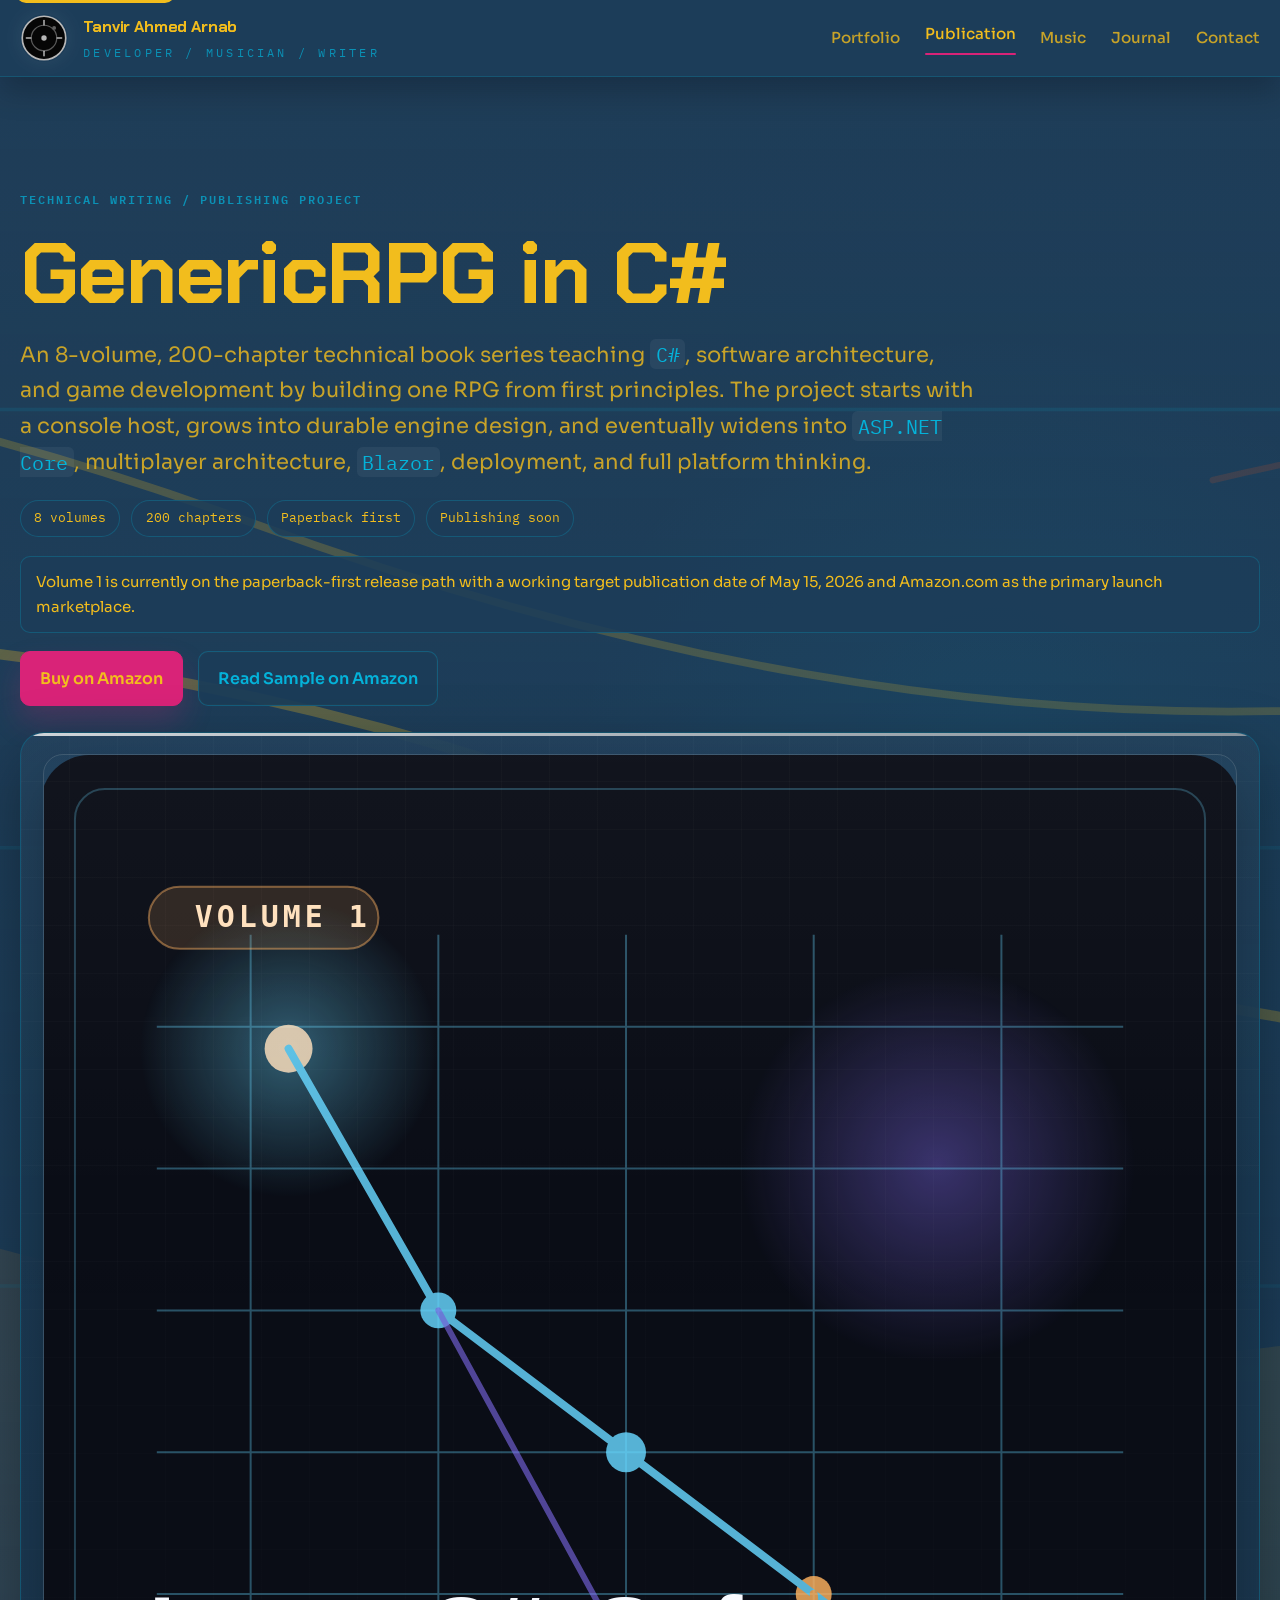
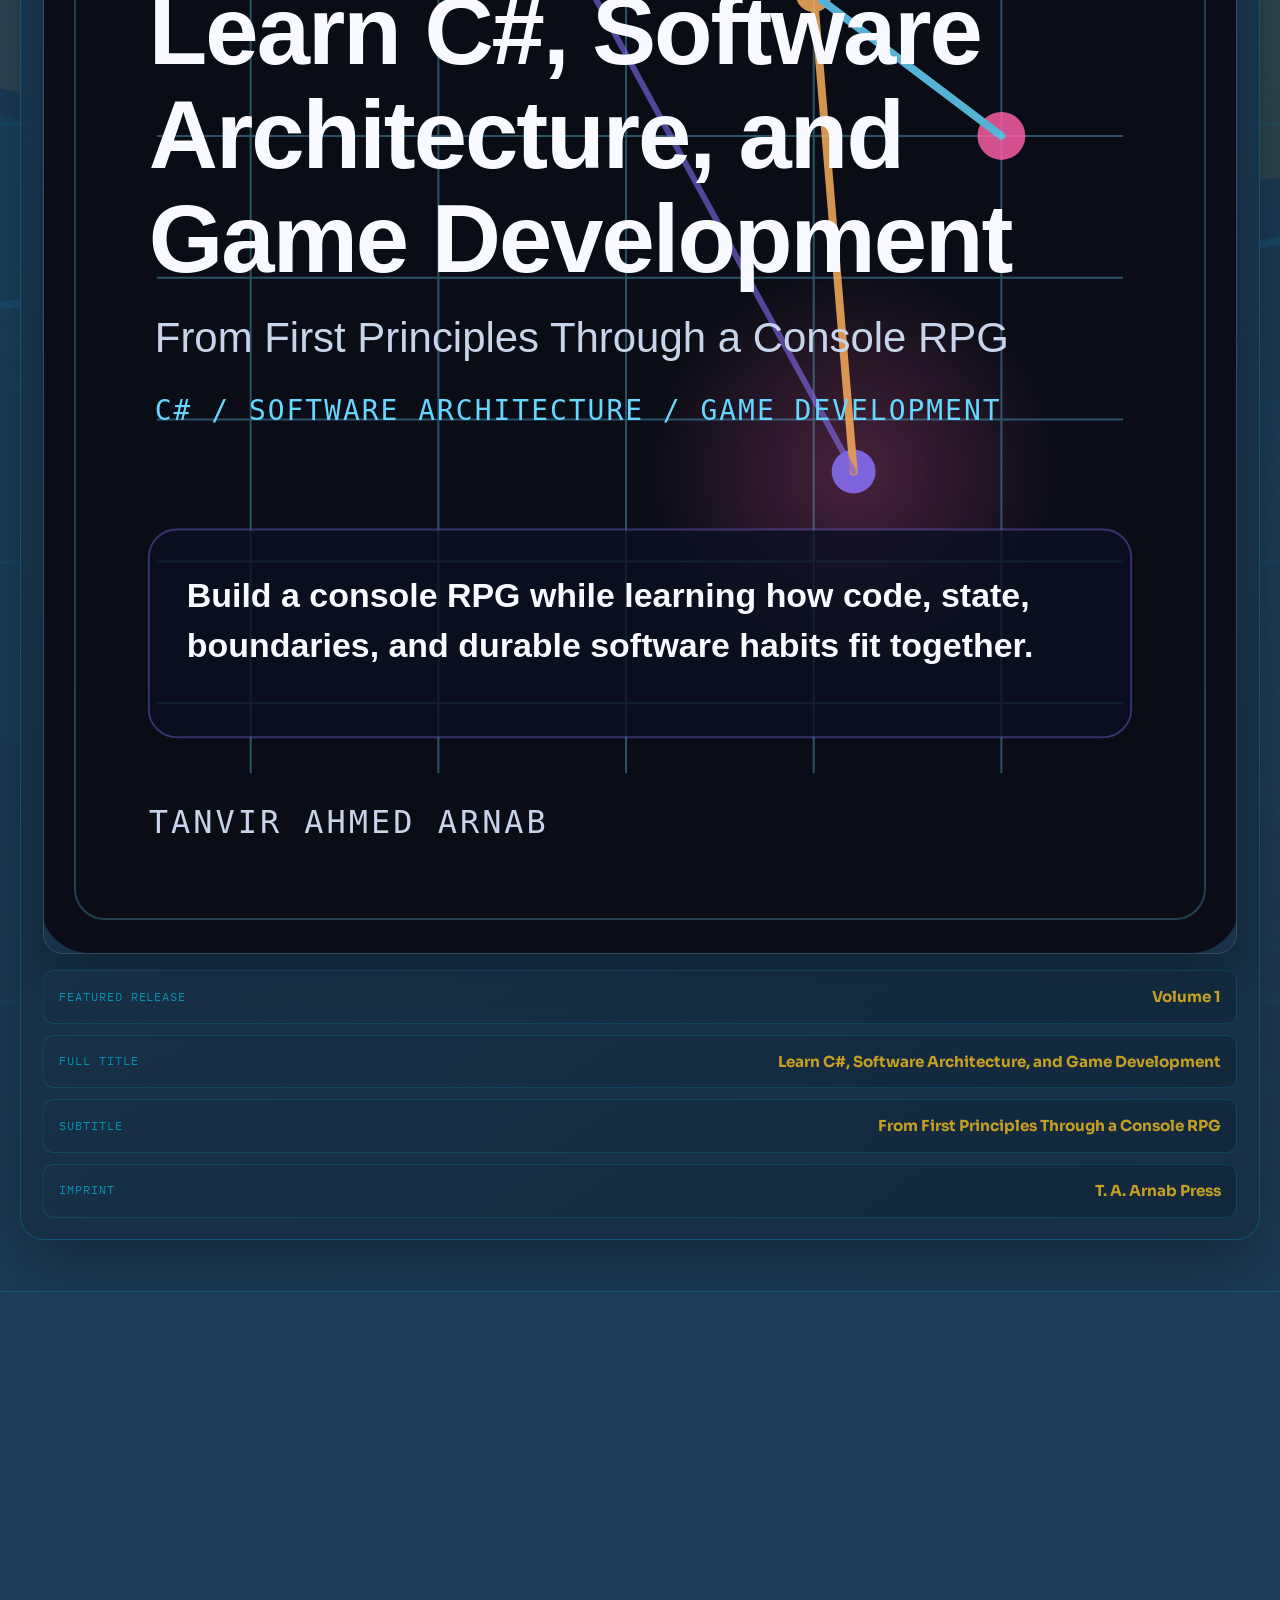
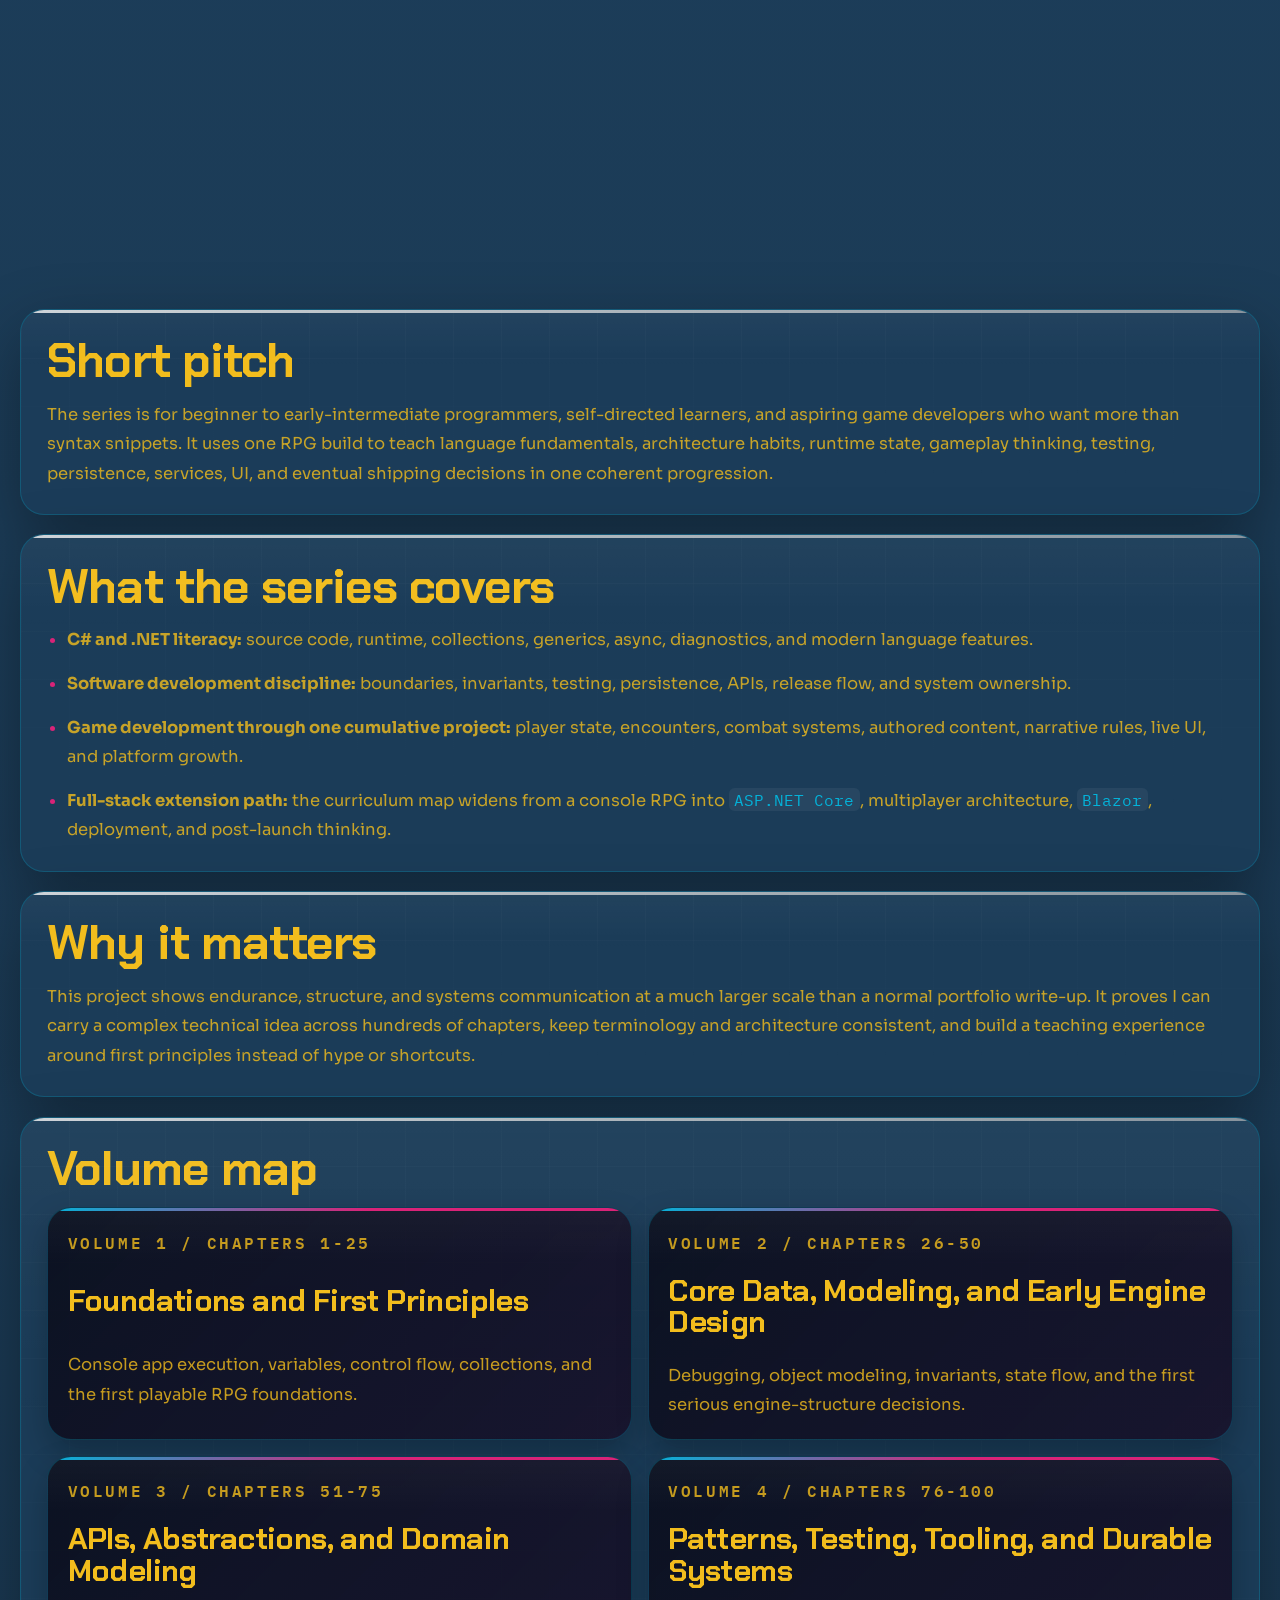
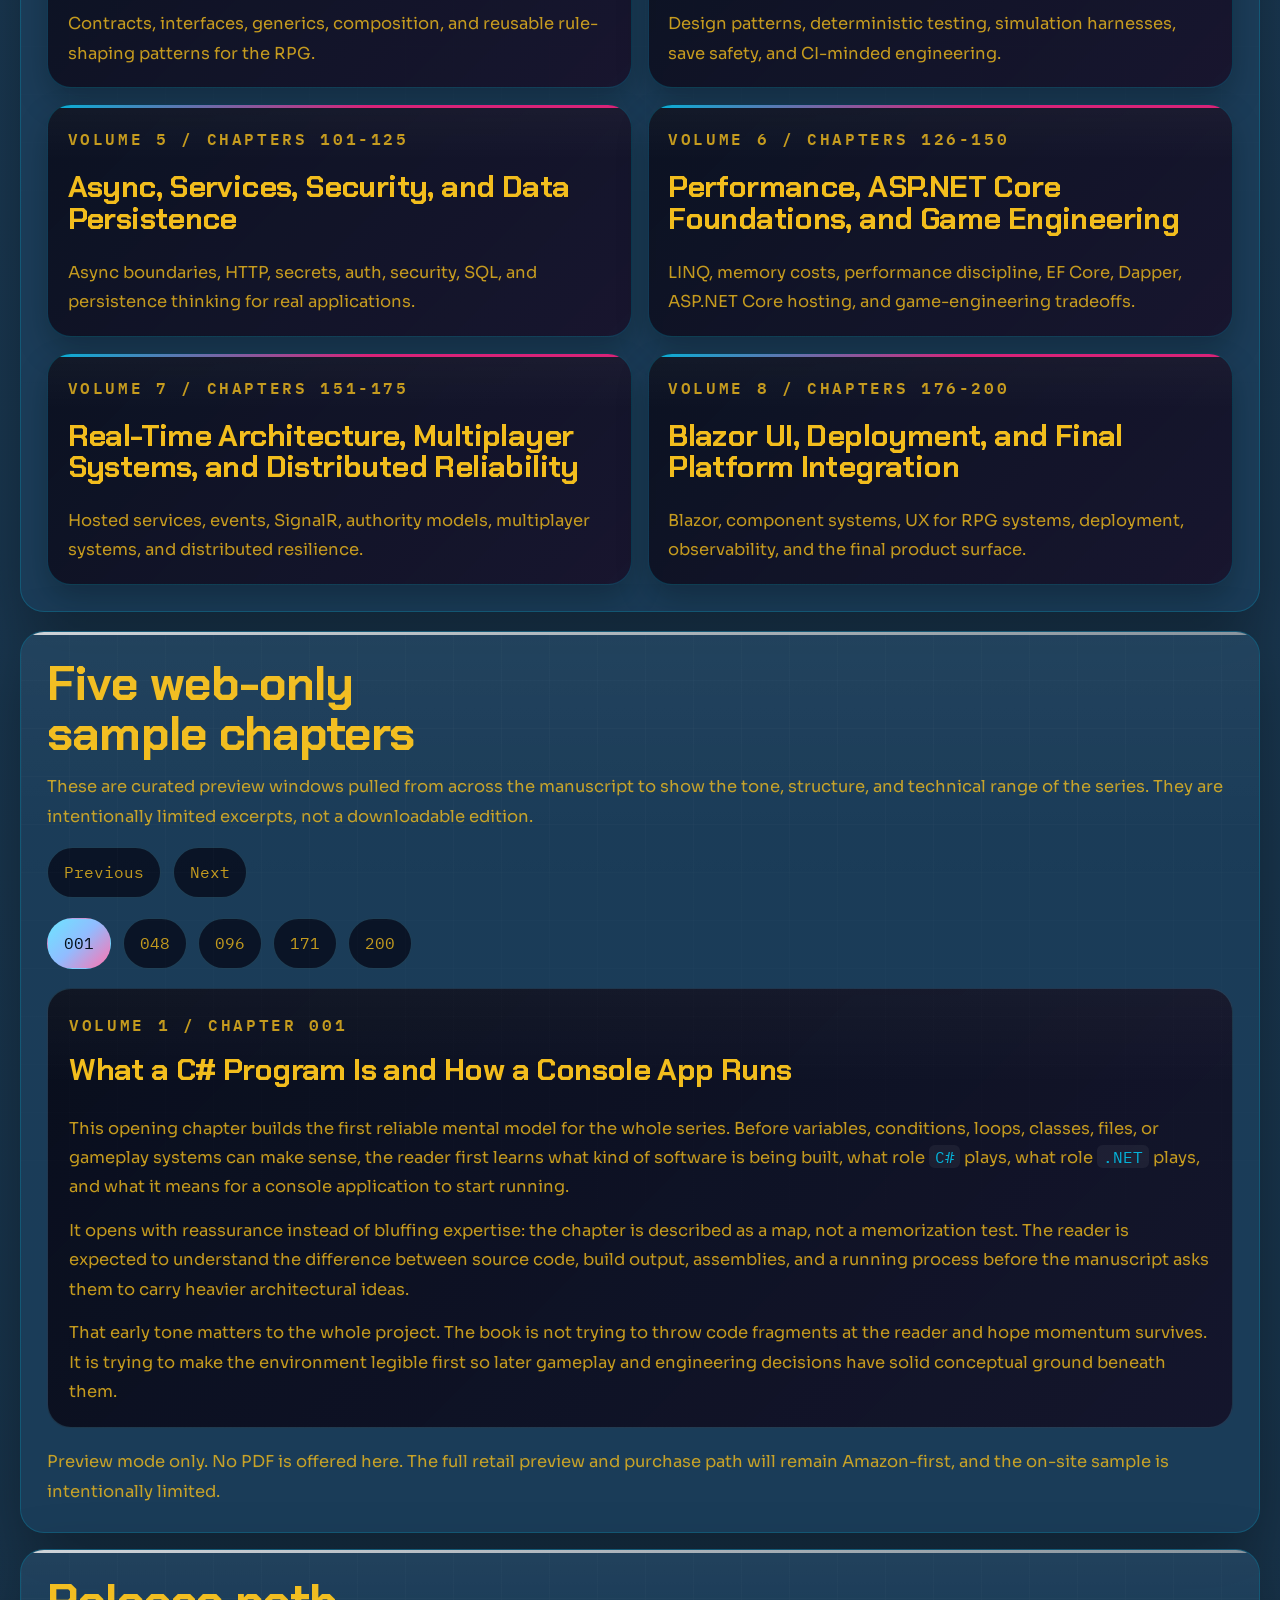
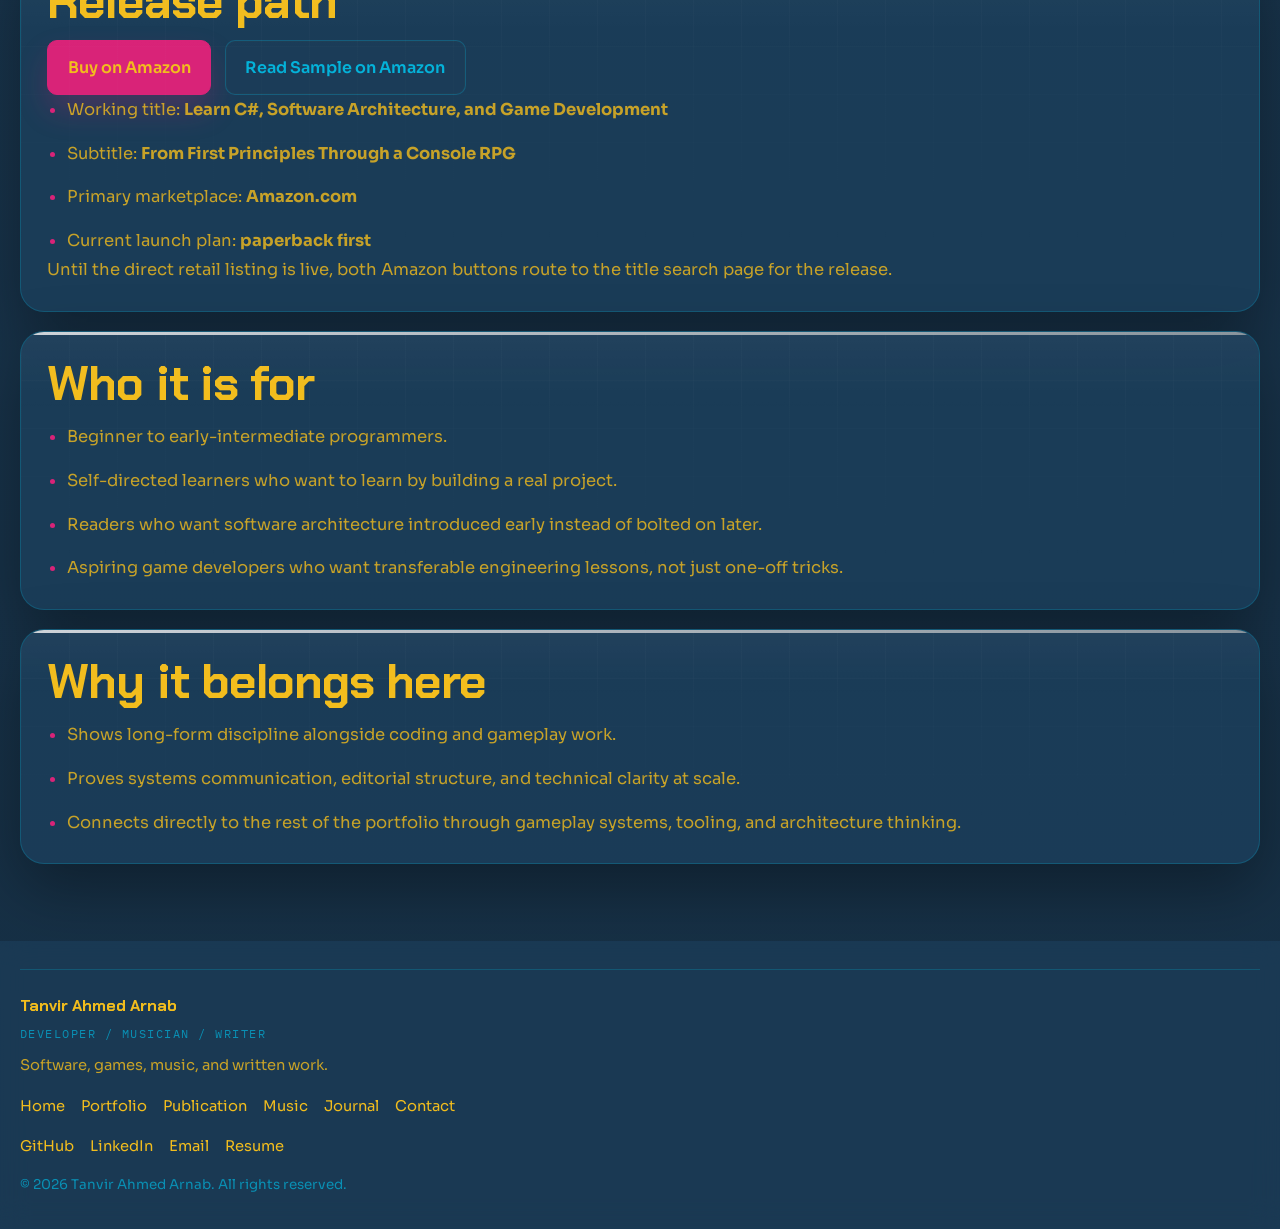
<file: genericrpg-in-csharp.html>
<!DOCTYPE html>
<html lang="en">
<head>
  <meta charset="UTF-8">
  <meta name="viewport" content="width=device-width, initial-scale=1.0">
  <meta name="description" content="GenericRPG in C# is Tanvir Ahmed Arnab's 8-volume, 200-chapter technical book series teaching C#, software architecture, and game development through one cumulative RPG build.">
  <meta name="author" content="Tanvir Ahmed Arnab">
  <meta name="robots" content="index,follow">
  <meta name="theme-color" content="#1C3D59">
  <meta name="color-scheme" content="dark">
  <link rel="canonical" href="https://www.tanvirahmedarnab.com/genericrpg-in-csharp.html">
  <meta property="og:type" content="website">
  <meta property="og:title" content="GenericRPG in C# | Tanvir Ahmed Arnab">
  <meta property="og:description" content="GenericRPG in C# is Tanvir Ahmed Arnab's 8-volume, 200-chapter technical book series teaching C#, software architecture, and game development through one cumulative RPG build.">
  <meta property="og:url" content="https://www.tanvirahmedarnab.com/genericrpg-in-csharp.html">
  <meta property="og:site_name" content="Tanvir Ahmed Arnab">
  <meta property="og:locale" content="en_US">
  <meta property="og:image" content="https://www.tanvirahmedarnab.com/assets/social/og-site.jpg">
  <meta property="og:image:width" content="1200">
  <meta property="og:image:height" content="630">
  <meta property="og:image:alt" content="Monochrome social card for Tanvir Ahmed Arnab featuring the site name and the roles developer, musician, and writer.">
  <meta name="twitter:card" content="summary_large_image">
  <meta name="twitter:title" content="GenericRPG in C# | Tanvir Ahmed Arnab">
  <meta name="twitter:description" content="GenericRPG in C# is Tanvir Ahmed Arnab's 8-volume, 200-chapter technical book series teaching C#, software architecture, and game development through one cumulative RPG build.">
  <meta name="twitter:image" content="https://www.tanvirahmedarnab.com/assets/social/og-site.jpg">
  <meta name="twitter:image:alt" content="Monochrome social card for Tanvir Ahmed Arnab featuring the site name and the roles developer, musician, and writer.">
  <link rel="icon" type="image/svg+xml" href="assets/branding/taa-circle-mark.svg" sizes="any">
  <link rel="icon" type="image/png" sizes="32x32" href="assets/branding/favicon-32x32.png">
  <link rel="apple-touch-icon" href="assets/branding/apple-touch-icon.png">
  <link rel="manifest" href="site.webmanifest">
  <script type="application/ld+json">
    {
      "@context": "https://schema.org",
      "@type": "WebPage",
      "name": "GenericRPG in C# | Tanvir Ahmed Arnab",
      "url": "https://www.tanvirahmedarnab.com/genericrpg-in-csharp.html",
      "description": "GenericRPG in C# is Tanvir Ahmed Arnab's 8-volume, 200-chapter technical book series teaching C#, software architecture, and game development through one cumulative RPG build.",
      "mainEntity": {
        "@type": "BookSeries",
        "name": "GenericRPG in C#",
        "description": "An 8-volume, 200-chapter technical book series teaching C#, software architecture, and game development through one cumulative RPG build.",
        "author": {
          "@type": "Person",
          "name": "Tanvir Ahmed Arnab",
          "url": "https://www.tanvirahmedarnab.com/"
        }
      },
      "isPartOf": {
        "@type": "WebSite",
        "name": "Tanvir Ahmed Arnab",
        "url": "https://www.tanvirahmedarnab.com/"
      },
      "inLanguage": "en"
    }
  </script>
  <title>GenericRPG in C# | Tanvir Ahmed Arnab</title>
  <link rel="preconnect" href="https://fonts.googleapis.com">
  <link rel="preconnect" href="https://fonts.gstatic.com" crossorigin>
  <link href="https://fonts.googleapis.com/css2?family=Chakra+Petch:wght@500;600;700&family=IBM+Plex+Mono:wght@400;500;600&family=Sora:wght@400;500;600;700&display=swap" rel="stylesheet">
  <link rel="stylesheet" href="styles/site.css">
</head>
<body class="project-theme--publication">
  <a class="skip-link" href="#main">Skip to content</a>

  <header class="site-header">
    <div class="inner">
      <a class="brand brand--sigil" href="index.html" aria-label="Tanvir Ahmed Arnab home">
        <img class="brand-mark brand-mark-sigil" src="assets/branding/taa-circle-mark.svg" alt="" width="64" height="64">
        <span class="brand-lockup">
          <span class="brand-name">Tanvir Ahmed Arnab</span>
          <span class="brand-role">developer / musician / writer</span>
        </span>
      </a>
      <button class="menu-toggle" type="button" aria-expanded="false" aria-controls="site-nav">
        Menu
      </button>
      <nav class="site-nav" id="site-nav" aria-label="Primary">
        <a href="portfolio.html">Portfolio</a>
        <a class="is-current" aria-current="page" href="publication.html">Publication</a>
        <a href="music.html">Music</a>
        <a href="journal.html">Journal</a>
        <a href="contact.html">Contact</a>
      </nav>
    </div>
  </header>

  <main id="main" class="project-page">
    <section class="project-hero project-hero--book">
      <div class="inner book-hero-grid">
        <div class="project-hero-inner reveal">
          <p class="eyebrow">Technical writing / publishing project</p>
          <h1>GenericRPG in C#</h1>
          <p class="hero-copy">
            An 8-volume, 200-chapter technical book series teaching <code>C#</code>, software architecture, and game development by building one RPG from first principles. The project starts with a console host, grows into durable engine design, and eventually widens into <code>ASP.NET Core</code>, multiplayer architecture, <code>Blazor</code>, deployment, and full platform thinking.
          </p>
          <div class="badge-row">
            <span class="status-chip">8 volumes</span>
            <span class="status-chip">200 chapters</span>
            <span class="status-chip">Paperback first</span>
            <span class="status-chip">Publishing soon</span>
          </div>
          <p class="site-note">Volume 1 is currently on the paperback-first release path with a working target publication date of May 15, 2026 and Amazon.com as the primary launch marketplace.</p>
          <div class="hero-actions">
            <a class="button button-primary" href="https://www.amazon.com/s?k=Learn+C%23%2C+Software+Architecture%2C+and+Game+Development+Tanvir+Ahmed+Arnab" target="_blank" rel="noopener noreferrer">Buy on Amazon</a>
            <a class="button button-secondary" href="https://www.amazon.com/s?k=Learn+C%23%2C+Software+Architecture%2C+and+Game+Development+Tanvir+Ahmed+Arnab" target="_blank" rel="noopener noreferrer">Read Sample on Amazon</a>
          </div>
        </div>

        <aside class="book-cover-card reveal">
          <img class="book-cover-art" src="assets/books/genericrpg-volume-1-cover.svg" alt="Cover concept for GenericRPG in C# Volume 1, Learn C#, Software Architecture, and Game Development" width="1200" height="1800">
          <ul class="dossier-list">
            <li><span>Featured release</span><strong>Volume 1</strong></li>
            <li><span>Full title</span><strong>Learn C#, Software Architecture, and Game Development</strong></li>
            <li><span>Subtitle</span><strong>From First Principles Through a Console RPG</strong></li>
            <li><span>Imprint</span><strong>T. A. Arnab Press</strong></li>
          </ul>
        </aside>
      </div>
    </section>

    <section class="section">
      <div class="inner project-layout">
        <div class="project-main">
          <section class="content-block reveal">
            <h2>What this project is</h2>
            <p>
              <strong>GenericRPG in C#</strong> is the long-form writing project in my portfolio, but it is also more than that. It is a structured learning series designed to teach programming as one connected system instead of as disconnected tips. The reader starts with <code>C#</code> and <code>.NET</code> fundamentals, learns software design and ownership rules early, then builds toward a cumulative RPG platform that can support game systems, services, tooling, UI, and future extension work.
            </p>
          </section>

          <section class="content-block reveal">
            <h2>Achievement framing</h2>
            <ul class="detail-list">
              <li>Nearly <strong>200 chapters</strong> have been drafted across a planned 8-volume series.</li>
              <li>This is a sustained <strong>long-form technical writing project</strong>, not a short tutorial pack or isolated ebook.</li>
              <li>The manuscript is already organized into volume-level editorial, publishing, and cover-prep workflows.</li>
              <li>Volume 1 is currently in the <strong>publishing-soon</strong> phase with paperback-first launch planning.</li>
            </ul>
          </section>

          <section class="content-block reveal">
            <h2>Short pitch</h2>
            <p>
              The series is for beginner to early-intermediate programmers, self-directed learners, and aspiring game developers who want more than syntax snippets. It uses one RPG build to teach language fundamentals, architecture habits, runtime state, gameplay thinking, testing, persistence, services, UI, and eventual shipping decisions in one coherent progression.
            </p>
          </section>

          <section class="content-block reveal">
            <h2>What the series covers</h2>
            <ul class="detail-list">
              <li><strong>C# and .NET literacy:</strong> source code, runtime, collections, generics, async, diagnostics, and modern language features.</li>
              <li><strong>Software development discipline:</strong> boundaries, invariants, testing, persistence, APIs, release flow, and system ownership.</li>
              <li><strong>Game development through one cumulative project:</strong> player state, encounters, combat systems, authored content, narrative rules, live UI, and platform growth.</li>
              <li><strong>Full-stack extension path:</strong> the curriculum map widens from a console RPG into <code>ASP.NET Core</code>, multiplayer architecture, <code>Blazor</code>, deployment, and post-launch thinking.</li>
            </ul>
          </section>

          <section class="content-block reveal">
            <h2>Why it matters</h2>
            <p>
              This project shows endurance, structure, and systems communication at a much larger scale than a normal portfolio write-up. It proves I can carry a complex technical idea across hundreds of chapters, keep terminology and architecture consistent, and build a teaching experience around first principles instead of hype or shortcuts.
            </p>
          </section>

          <section class="content-block reveal">
            <h2>Volume map</h2>
            <div class="volume-grid">
              <article class="volume-card">
                <p class="proof-kicker">Volume 1 / Chapters 1-25</p>
                <h3>Foundations and First Principles</h3>
                <p>Console app execution, variables, control flow, collections, and the first playable RPG foundations.</p>
              </article>
              <article class="volume-card">
                <p class="proof-kicker">Volume 2 / Chapters 26-50</p>
                <h3>Core Data, Modeling, and Early Engine Design</h3>
                <p>Debugging, object modeling, invariants, state flow, and the first serious engine-structure decisions.</p>
              </article>
              <article class="volume-card">
                <p class="proof-kicker">Volume 3 / Chapters 51-75</p>
                <h3>APIs, Abstractions, and Domain Modeling</h3>
                <p>Contracts, interfaces, generics, composition, and reusable rule-shaping patterns for the RPG.</p>
              </article>
              <article class="volume-card">
                <p class="proof-kicker">Volume 4 / Chapters 76-100</p>
                <h3>Patterns, Testing, Tooling, and Durable Systems</h3>
                <p>Design patterns, deterministic testing, simulation harnesses, save safety, and CI-minded engineering.</p>
              </article>
              <article class="volume-card">
                <p class="proof-kicker">Volume 5 / Chapters 101-125</p>
                <h3>Async, Services, Security, and Data Persistence</h3>
                <p>Async boundaries, HTTP, secrets, auth, security, SQL, and persistence thinking for real applications.</p>
              </article>
              <article class="volume-card">
                <p class="proof-kicker">Volume 6 / Chapters 126-150</p>
                <h3>Performance, ASP.NET Core Foundations, and Game Engineering</h3>
                <p>LINQ, memory costs, performance discipline, EF Core, Dapper, ASP.NET Core hosting, and game-engineering tradeoffs.</p>
              </article>
              <article class="volume-card">
                <p class="proof-kicker">Volume 7 / Chapters 151-175</p>
                <h3>Real-Time Architecture, Multiplayer Systems, and Distributed Reliability</h3>
                <p>Hosted services, events, SignalR, authority models, multiplayer systems, and distributed resilience.</p>
              </article>
              <article class="volume-card">
                <p class="proof-kicker">Volume 8 / Chapters 176-200</p>
                <h3>Blazor UI, Deployment, and Final Platform Integration</h3>
                <p>Blazor, component systems, UX for RPG systems, deployment, observability, and the final product surface.</p>
              </article>
            </div>
          </section>

          <section class="content-block reveal preview-shell" data-chapter-preview data-guard-preview>
            <div class="preview-heading">
              <div>
                <h2>Five web-only sample chapters</h2>
                <p class="preview-intro">These are curated preview windows pulled from across the manuscript to show the tone, structure, and technical range of the series. They are intentionally limited excerpts, not a downloadable edition.</p>
              </div>
              <div class="preview-controls">
                <button class="preview-step" type="button" data-preview-prev>Previous</button>
                <button class="preview-step" type="button" data-preview-next>Next</button>
              </div>
            </div>

            <div class="preview-nav" role="tablist" aria-label="Sample chapter selector">
              <button class="preview-button is-active" type="button" role="tab" aria-selected="true" data-preview-target="sample-001">001</button>
              <button class="preview-button" type="button" role="tab" aria-selected="false" data-preview-target="sample-048">048</button>
              <button class="preview-button" type="button" role="tab" aria-selected="false" data-preview-target="sample-096">096</button>
              <button class="preview-button" type="button" role="tab" aria-selected="false" data-preview-target="sample-171">171</button>
              <button class="preview-button" type="button" role="tab" aria-selected="false" data-preview-target="sample-200">200</button>
            </div>

            <article class="preview-panel is-active" id="sample-001" data-preview-panel>
              <p class="preview-topline">Volume 1 / Chapter 001</p>
              <h3>What a C# Program Is and How a Console App Runs</h3>
              <div class="preview-prose">
                <p>This opening chapter builds the first reliable mental model for the whole series. Before variables, conditions, loops, classes, files, or gameplay systems can make sense, the reader first learns what kind of software is being built, what role <code>C#</code> plays, what role <code>.NET</code> plays, and what it means for a console application to start running.</p>
                <p>It opens with reassurance instead of bluffing expertise: the chapter is described as a map, not a memorization test. The reader is expected to understand the difference between source code, build output, assemblies, and a running process before the manuscript asks them to carry heavier architectural ideas.</p>
                <p>That early tone matters to the whole project. The book is not trying to throw code fragments at the reader and hope momentum survives. It is trying to make the environment legible first so later gameplay and engineering decisions have solid conceptual ground beneath them.</p>
              </div>
            </article>

            <article class="preview-panel" id="sample-048" data-preview-panel hidden>
              <p class="preview-topline">Volume 2 / Chapter 048</p>
              <h3>Memento Pattern: Save Snapshots, Restore Flow, and Undo-Safe State Capture</h3>
              <div class="preview-prose">
                <p>By the time the manuscript reaches Chapter 48, the RPG engine already owns meaningful state, so the next pressure becomes persistence and safe restoration. This chapter frames the Memento pattern in practical terms: the live object graph exists to run the game, while the snapshot exists to preserve enough truth to reconstruct it later.</p>
                <p>The chapter is careful about a mistake that shows up in real projects: treating a saved snapshot like a second live object. A single line such as <code>PlayerState snapshot = player;</code> becomes a teaching moment because it looks like preservation but is really just another reference to live mutable state.</p>
                <p>That is a good example of what this series does well. It does not introduce patterns as decoration. It introduces them when the RPG genuinely needs a new discipline, then ties the abstraction directly to save safety, undo safety, and invariant correctness.</p>
              </div>
            </article>

            <article class="preview-panel" id="sample-096" data-preview-panel hidden>
              <p class="preview-topline">Volume 4 / Chapter 096</p>
              <h3>Combat Balance Testing, Simulation Harnesses, and Golden Scenarios</h3>
              <div class="preview-prose">
                <p>This chapter turns testing back toward game-design pressure. A combat system can be logically correct in a narrow sense and still feel wildly wrong in aggregate, so the manuscript introduces deterministic simulation harnesses as a way to surface balance drift before the team discovers it the hard way.</p>
                <p>The chapter's examples stay grounded in production reality: one weapon buff shifts time-to-kill, one healing change distorts survival curves, one enemy-speed tweak makes a boss oppressive instead of tense. The point is not that the game has crashed. The point is that the design has quietly become worse while the code still technically "works."</p>
                <p>That makes the preview valuable for this portfolio page too. It shows that the writing project is not only about syntax instruction; it also carries gameplay reasoning, testing methodology, and evidence-based iteration through the later stages of the series.</p>
              </div>
            </article>

            <article class="preview-panel" id="sample-171" data-preview-panel hidden>
              <p class="preview-topline">Volume 7 / Chapter 171</p>
              <h3>Interpreter Pattern: Dialogue Rules, Choice Evaluation, and Scripted Narrative</h3>
              <div class="preview-prose">
                <p>Chapter 171 moves into authored narrative systems. Instead of letting quest choices and dialogue branches collapse into scattered <code>if</code> statements across client, server, and world logic, the book introduces an interpreter pattern that evaluates authored rules against a bounded context.</p>
                <p>The sample idea is simple enough to feel teachable but big enough to matter: "Show this choice only if faction standing is Friendly and the bridge is repaired." The manuscript uses that kind of constraint to explain why designers need stable condition vocabulary and why multiplayer hosts still need authority over the final decision.</p>
                <p>It is one of the clearest examples of the project's long-range ambition: the series starts with beginner-friendly foundations, but it eventually grows into authored systems, trust boundaries, and reusable platform logic rather than staying trapped at the "toy tutorial" level.</p>
              </div>
            </article>

            <article class="preview-panel" id="sample-200" data-preview-panel hidden>
              <p class="preview-topline">Volume 8 / Chapter 200</p>
              <h3>Shipping the RPG Platform and What the Reader Can Build Next</h3>
              <div class="preview-prose">
                <p>The final chapter frames the series ending as a handoff from student to builder. After 200 chapters, the real goal is not just to finish a manuscript or produce a final code snapshot. It is to leave the reader with a stable mental model they can extend without destroying the boundaries that made the platform coherent.</p>
                <p>This preview chapter is a strong closing signal because it names the difference between ambition and disciplined extension. The reader is not encouraged to "add everything now." They are taught to widen the system one pressure at a time, starting from stable ownership, trusted boundaries, and explicit contracts.</p>
                <p>That tone is also why this project belongs in the portfolio. It demonstrates large-scale technical communication, curriculum design, and the ability to carry one coherent systems story all the way from first execution to launch and next-build strategy.</p>
              </div>
            </article>

            <p class="preview-warning">Preview mode only. No PDF is offered here. The full retail preview and purchase path will remain Amazon-first, and the on-site sample is intentionally limited.</p>
          </section>
        </div>

        <aside class="project-side reveal">
          <section class="content-block release-card">
            <h2>Release path</h2>
            <div class="stacked-links">
              <a class="button button-primary" href="https://www.amazon.com/s?k=Learn+C%23%2C+Software+Architecture%2C+and+Game+Development+Tanvir+Ahmed+Arnab" target="_blank" rel="noopener noreferrer">Buy on Amazon</a>
              <a class="button button-secondary" href="https://www.amazon.com/s?k=Learn+C%23%2C+Software+Architecture%2C+and+Game+Development+Tanvir+Ahmed+Arnab" target="_blank" rel="noopener noreferrer">Read Sample on Amazon</a>
            </div>
            <ul class="detail-list compact-list">
              <li>Working title: <strong>Learn C#, Software Architecture, and Game Development</strong></li>
              <li>Subtitle: <strong>From First Principles Through a Console RPG</strong></li>
              <li>Primary marketplace: <strong>Amazon.com</strong></li>
              <li>Current launch plan: <strong>paperback first</strong></li>
            </ul>
            <p class="preview-smallprint">Until the direct retail listing is live, both Amazon buttons route to the title search page for the release.</p>
          </section>

          <section class="content-block">
            <h2>Who it is for</h2>
            <ul class="detail-list compact-list">
              <li>Beginner to early-intermediate programmers.</li>
              <li>Self-directed learners who want to learn by building a real project.</li>
              <li>Readers who want software architecture introduced early instead of bolted on later.</li>
              <li>Aspiring game developers who want transferable engineering lessons, not just one-off tricks.</li>
            </ul>
          </section>

          <section class="content-block">
            <h2>Why it belongs here</h2>
            <ul class="detail-list compact-list">
              <li>Shows long-form discipline alongside coding and gameplay work.</li>
              <li>Proves systems communication, editorial structure, and technical clarity at scale.</li>
              <li>Connects directly to the rest of the portfolio through gameplay systems, tooling, and architecture thinking.</li>
            </ul>
          </section>
        </aside>
      </div>
    </section>
  </main>
  <footer class="site-footer">
    <div class="inner footer-content footer-content-compact">
      <div class="footer-identity">
        <div class="footer-stack">
          <span class="footer-name">Tanvir Ahmed Arnab</span>
          <span class="footer-role">developer / musician / writer</span>
        </div>
        <p class="footer-intro">Software, games, music, and written work.</p>
      </div>
      <nav class="footer-links footer-links-primary" aria-label="Footer">
        <a class="inline-link" href="index.html">Home</a>
        <a class="inline-link" href="portfolio.html">Portfolio</a>
        <a class="inline-link" href="publication.html">Publication</a>
        <a class="inline-link" href="music.html">Music</a>
        <a class="inline-link" href="journal.html">Journal</a>
        <a class="inline-link" href="contact.html">Contact</a>
      </nav>
      <div class="footer-links footer-links-utility">
        <a class="inline-link" href="https://github.com/TanvirAhmedArnab" target="_blank" rel="noopener noreferrer">GitHub</a>
        <a class="inline-link" href="https://www.linkedin.com/in/taanb/" target="_blank" rel="noopener noreferrer">LinkedIn</a>
        <a class="inline-link" href="mailto:contact@tanvirahmedarnab.com">Email</a>
        <a class="inline-link" href="resume.html">Resume</a>
      </div>
      <p class="footer-copyright">&copy; 2026 Tanvir Ahmed Arnab. All rights reserved.</p>
    </div>
  </footer>

  <script src="script.js"></script>
</body>
</html>
</file>
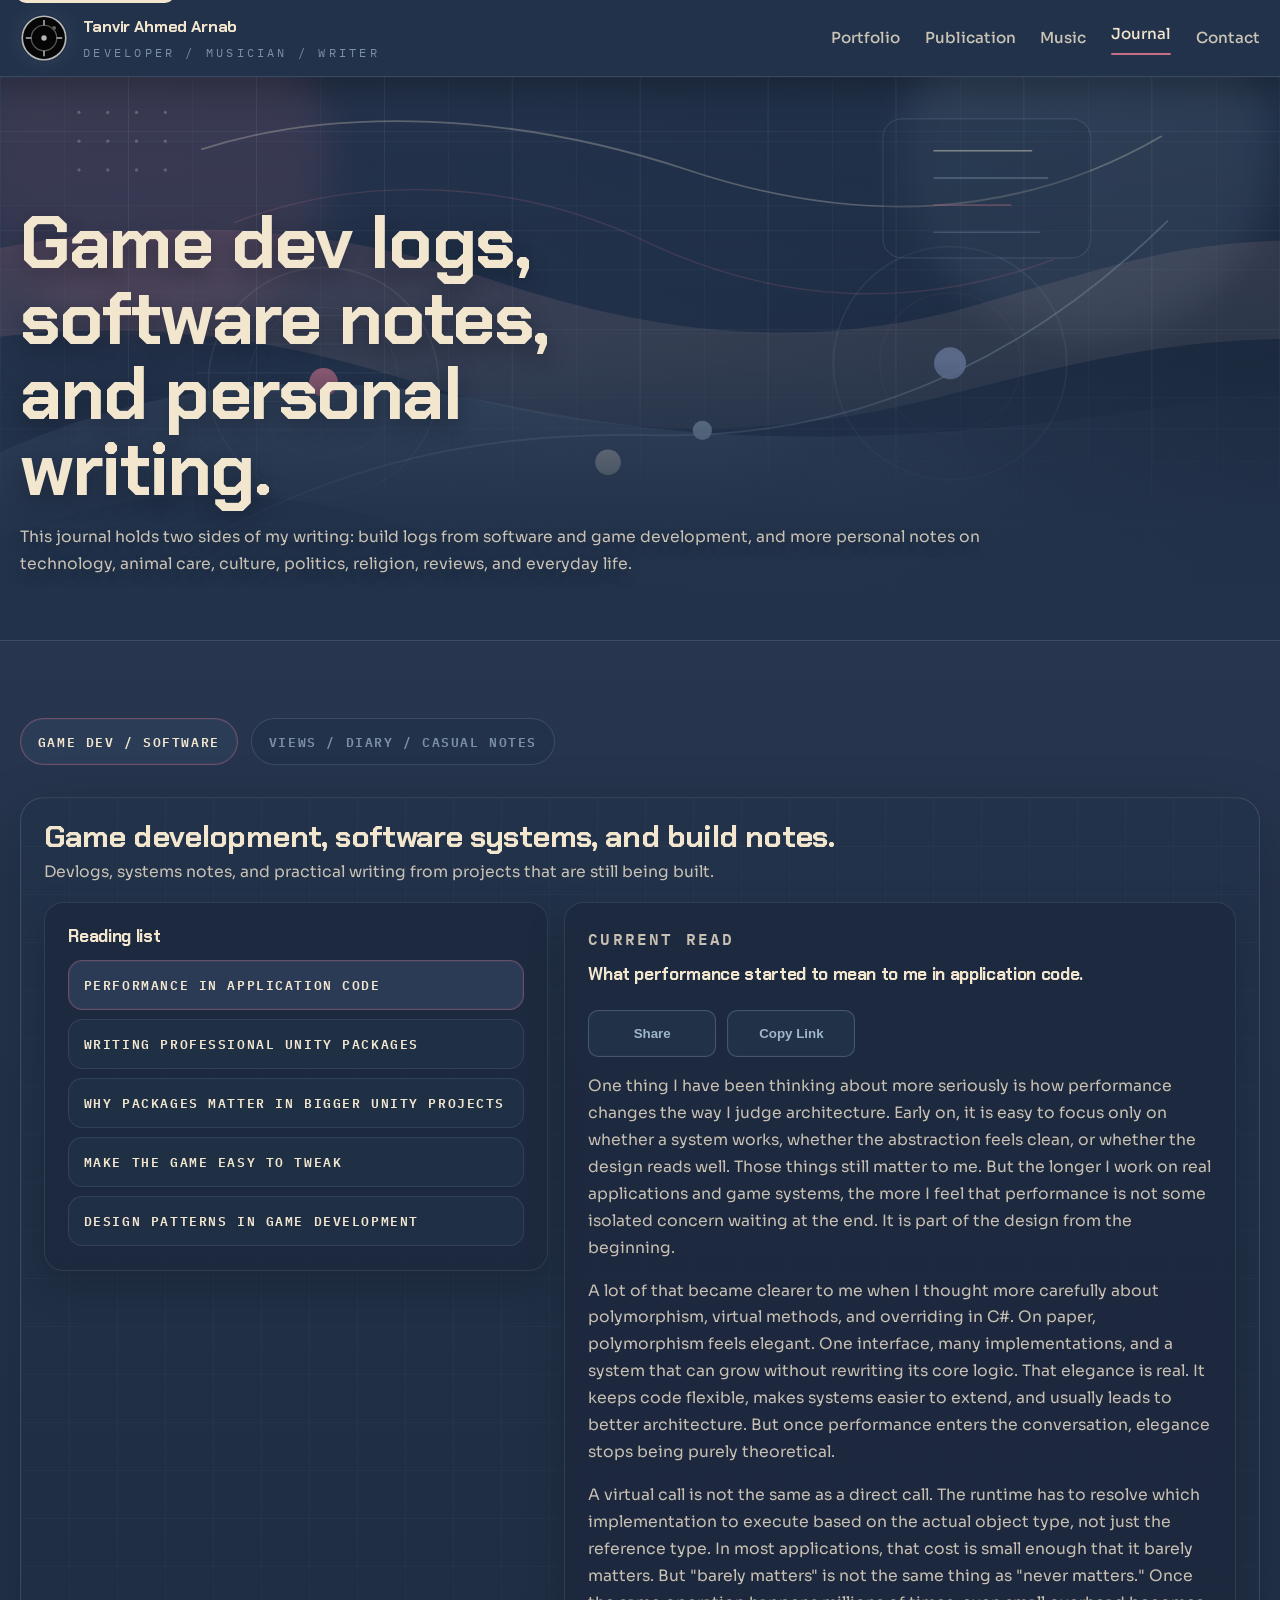
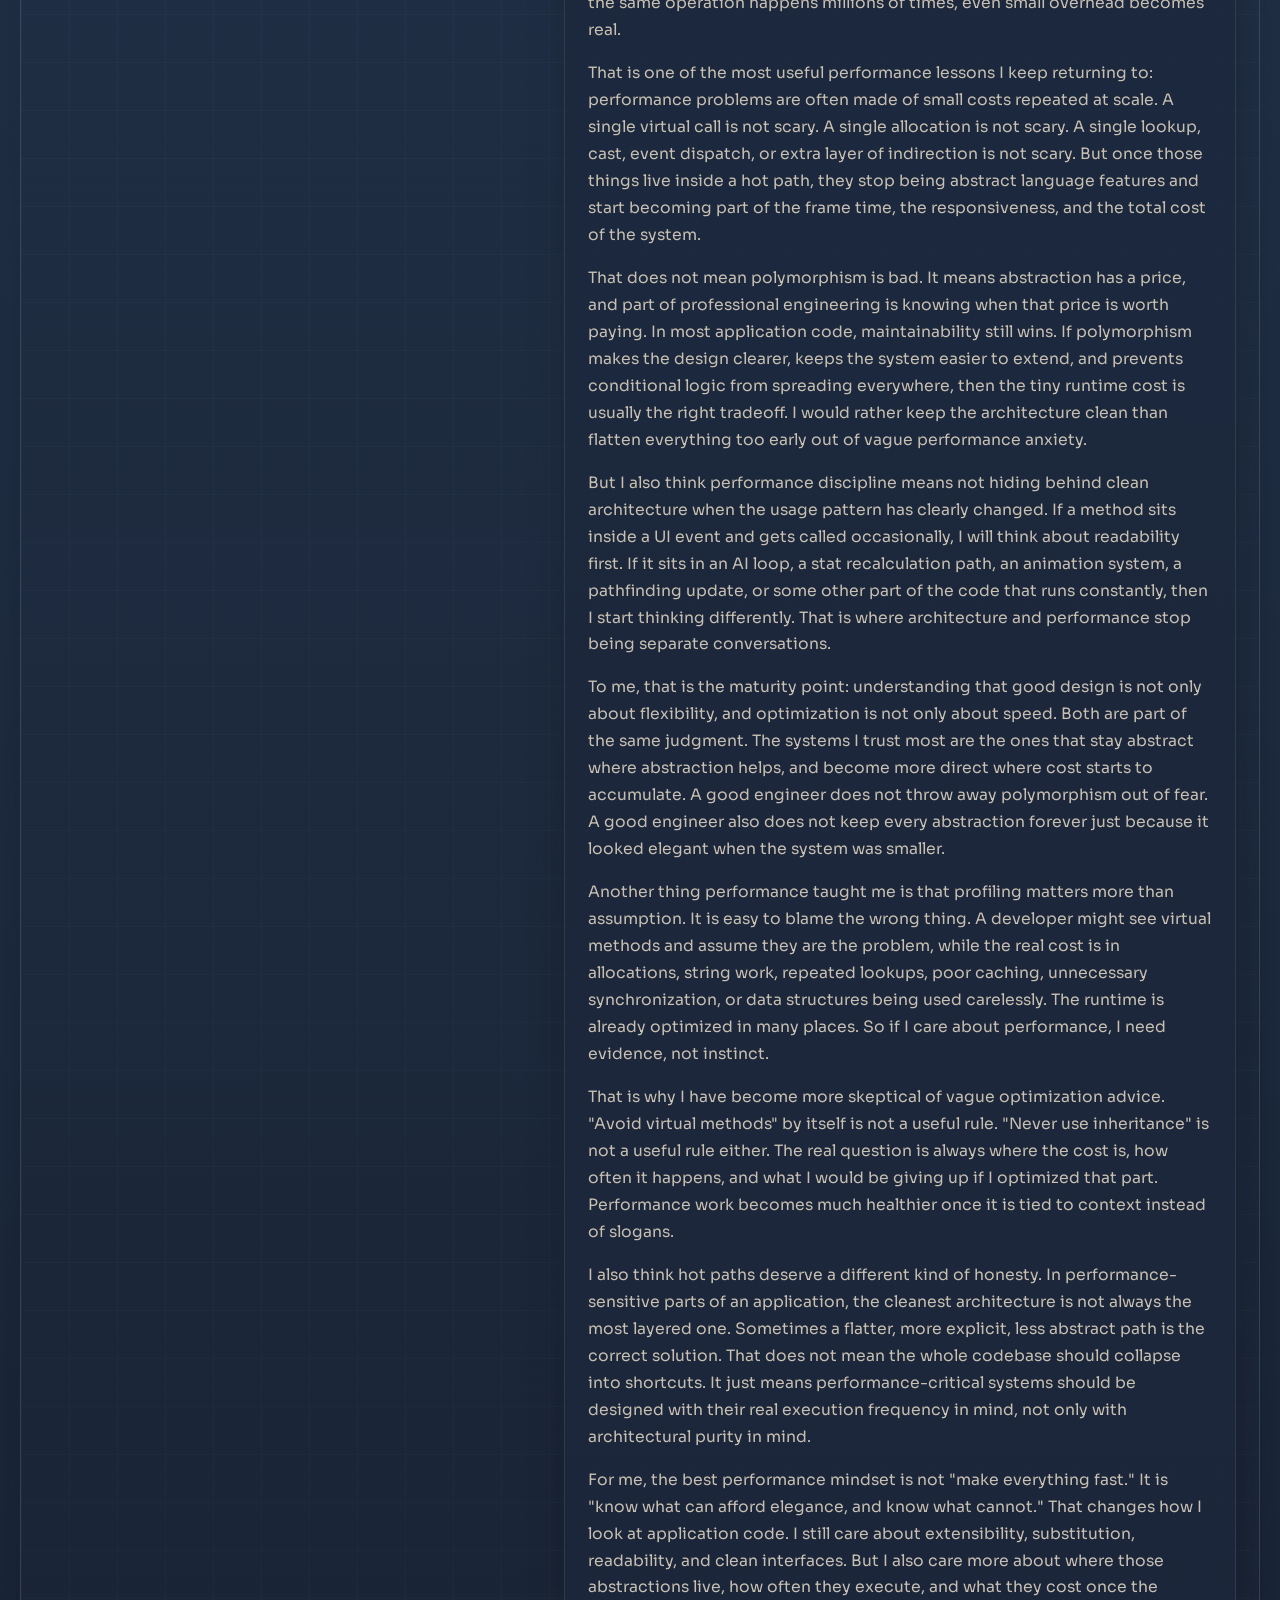
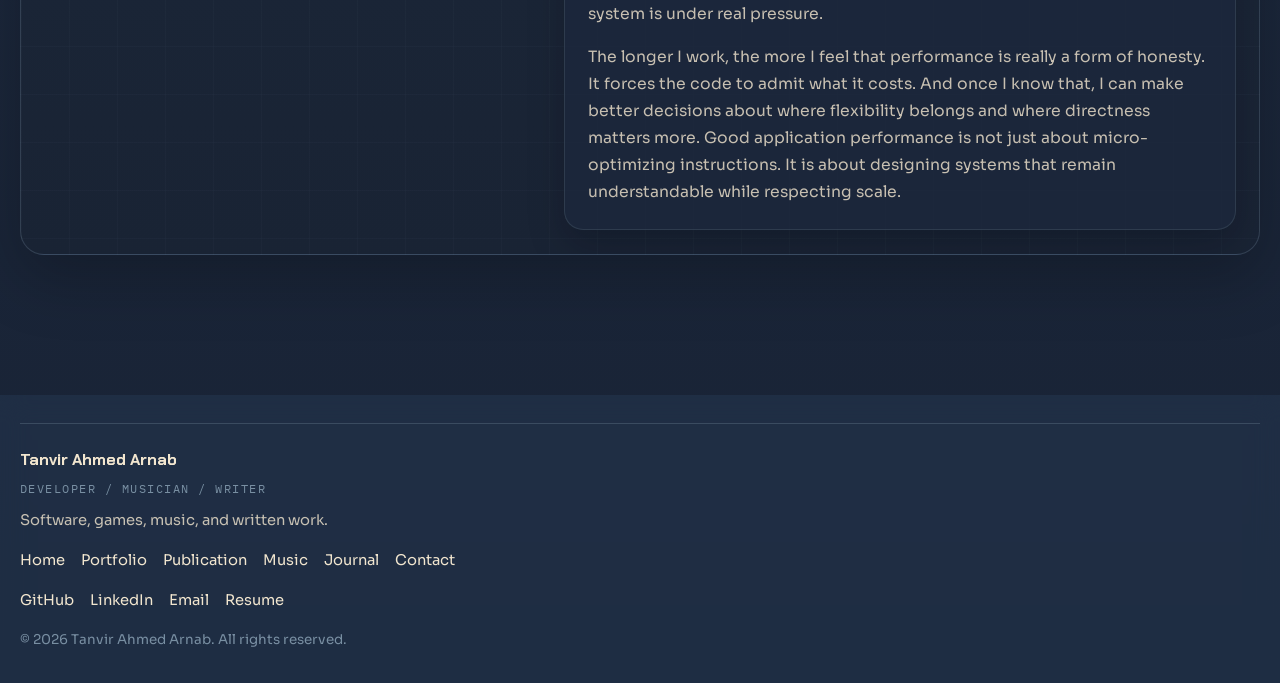
<file: journal.html>
<!DOCTYPE html>
<html lang="en">
<head>
  <meta charset="UTF-8">
  <meta name="viewport" content="width=device-width, initial-scale=1.0">
  <meta name="description" content="A two-track journal by Tanvir Ahmed Arnab: game and software development lessons on one side, more personal views and diary-style notes on the other.">
  <meta name="author" content="Tanvir Ahmed Arnab">
  <meta name="robots" content="index,follow">
  <meta name="theme-color" content="#22324A">
  <meta name="color-scheme" content="dark">
  <link rel="canonical" href="https://www.tanvirahmedarnab.com/journal.html">
  <meta property="og:type" content="website">
  <meta property="og:title" content="Journal | Tanvir Ahmed Arnab">
  <meta property="og:description" content="A two-track journal by Tanvir Ahmed Arnab: game and software development lessons on one side, more personal views and diary-style notes on the other.">
  <meta property="og:url" content="https://www.tanvirahmedarnab.com/journal.html">
  <meta property="og:site_name" content="Tanvir Ahmed Arnab">
  <meta property="og:locale" content="en_US">
  <meta property="og:image" content="https://www.tanvirahmedarnab.com/assets/social/og-journal.jpg">
  <meta property="og:image:width" content="1200">
  <meta property="og:image:height" content="630">
  <meta property="og:image:alt" content="Journal social card for Tanvir Ahmed Arnab featuring the game dev logs, software notes, and personal writing hero.">
  <meta name="twitter:card" content="summary_large_image">
  <meta name="twitter:title" content="Journal | Tanvir Ahmed Arnab">
  <meta name="twitter:description" content="A two-track journal by Tanvir Ahmed Arnab: game and software development lessons on one side, more personal views and diary-style notes on the other.">
  <meta name="twitter:image" content="https://www.tanvirahmedarnab.com/assets/social/og-journal.jpg">
  <meta name="twitter:image:alt" content="Journal social card for Tanvir Ahmed Arnab featuring the game dev logs, software notes, and personal writing hero.">
  <link rel="icon" type="image/svg+xml" href="assets/branding/taa-circle-mark.svg" sizes="any">
  <link rel="icon" type="image/png" sizes="32x32" href="assets/branding/favicon-32x32.png">
  <link rel="apple-touch-icon" href="assets/branding/apple-touch-icon.png">
  <link rel="manifest" href="site.webmanifest">
  <script type="application/ld+json">
    {
      "@context": "https://schema.org",
      "@type": "Blog",
      "name": "Journal | Tanvir Ahmed Arnab",
      "url": "https://www.tanvirahmedarnab.com/journal.html",
      "description": "A two-track journal by Tanvir Ahmed Arnab: game and software development lessons on one side, more personal views and diary-style notes on the other.",
      "publisher": {
        "@type": "Person",
        "name": "Tanvir Ahmed Arnab",
        "url": "https://www.tanvirahmedarnab.com/",
        "sameAs": [
          "https://github.com/TanvirAhmedArnab",
          "https://www.linkedin.com/in/taanb/"
        ]
      },
      "inLanguage": "en"
    }
  </script>
  <title>Journal | Tanvir Ahmed Arnab</title>
  <link rel="preconnect" href="https://fonts.googleapis.com">
  <link rel="preconnect" href="https://fonts.gstatic.com" crossorigin>
  <link href="https://fonts.googleapis.com/css2?family=Chakra+Petch:wght@500;600;700&family=IBM+Plex+Mono:wght@400;500;600&family=Sora:wght@400;500;600;700&display=swap" rel="stylesheet">
  <link rel="stylesheet" href="styles/site.css">
  <link rel="stylesheet" href="styles/journal.css">
</head>
<body class="section-page journal-page">
  <a class="skip-link" href="#main">Skip to content</a>

  <header class="site-header">
    <div class="inner">
      <a class="brand brand--sigil" href="index.html" aria-label="Tanvir Ahmed Arnab home">
        <img class="brand-mark brand-mark-sigil" src="assets/branding/taa-circle-mark.svg" alt="" width="64" height="64">
        <span class="brand-lockup">
          <span class="brand-name">Tanvir Ahmed Arnab</span>
          <span class="brand-role">developer / musician / writer</span>
        </span>
      </a>
      <button class="menu-toggle" type="button" aria-expanded="false" aria-controls="site-nav">
        Menu
      </button>
      <nav class="site-nav" id="site-nav" aria-label="Primary">
        <a href="portfolio.html">Portfolio</a>
        <a href="publication.html">Publication</a>
        <a href="music.html">Music</a>
        <a class="is-current" aria-current="page" href="journal.html">Journal</a>
        <a href="contact.html">Contact</a>
      </nav>
    </div>
  </header>

  <main id="main" class="section-page-main">
    <section class="journal-hero" aria-labelledby="journal-title">
      <div class="journal-hero-media">
        <img src="assets/journal/journal-hero-abstract.svg" alt="Abstract journal artwork with layered indigo ribbons, soft rose accents, pale editorial lines, and quiet circular forms." width="1600" height="820" decoding="async" fetchpriority="high">
      </div>

      <div class="journal-copy-shell">
        <h1 id="journal-title">Game dev logs, software notes, and personal writing.</h1>
        <p>This journal holds two sides of my writing: build logs from software and game development, and more personal notes on technology, animal care, culture, politics, religion, reviews, and everyday life.</p>
      </div>
    </section>

    <section class="section journal-sections" id="journal-sections" aria-label="Journal categories">
      <div class="inner">
        <div class="journal-slider-nav" role="tablist" aria-label="Journal category switcher">
          <button class="journal-slider-tab is-active" id="tab-lessons" type="button" role="tab" aria-selected="true" aria-controls="panel-lessons" data-journal-panel-trigger="lessons">GAME DEV / SOFTWARE</button>
          <button class="journal-slider-tab" id="tab-notes" type="button" role="tab" aria-selected="false" aria-controls="panel-notes" data-journal-panel-trigger="notes">VIEWS / DIARY / CASUAL NOTES</button>
        </div>

        <div class="journal-slider-stage" data-journal-slider-stage>
          <section class="journal-slider-panel is-active" id="panel-lessons" role="tabpanel" aria-labelledby="tab-lessons" data-journal-panel="lessons">
            <div class="journal-panel-header">
              <h2>Game development, software systems, and build notes.</h2>
              <p>Devlogs, systems notes, and practical writing from projects that are still being built.</p>
            </div>

            <div class="journal-panel-grid">
              <article class="journal-panel-card journal-overview-card">
                <h3>Reading list</h3>
                <ul class="journal-toc-list" role="tablist" aria-label="Game development reading list">
                  <li>
                    <button class="journal-toc-link is-active" id="trigger-article-application-performance" type="button" role="tab" aria-selected="true" aria-controls="article-application-performance" data-journal-entry-trigger="article-application-performance">
                      Performance in application code
                    </button>
                  </li>
                  <li>
                    <button class="journal-toc-link" id="trigger-article-professional-packages" type="button" role="tab" aria-selected="false" aria-controls="article-professional-packages" data-journal-entry-trigger="article-professional-packages" tabindex="-1">
                      Writing professional Unity packages
                    </button>
                  </li>
                  <li>
                    <button class="journal-toc-link" id="trigger-article-unity-packages" type="button" role="tab" aria-selected="false" aria-controls="article-unity-packages" data-journal-entry-trigger="article-unity-packages" tabindex="-1">
                      Why packages matter in bigger Unity projects
                    </button>
                  </li>
                  <li>
                    <button class="journal-toc-link" id="trigger-article-tweakability" type="button" role="tab" aria-selected="false" aria-controls="article-tweakability" data-journal-entry-trigger="article-tweakability" tabindex="-1">
                      Make the game easy to tweak
                    </button>
                  </li>
                  <li>
                    <button class="journal-toc-link" id="trigger-article-design-patterns" type="button" role="tab" aria-selected="false" aria-controls="article-design-patterns" data-journal-entry-trigger="article-design-patterns" tabindex="-1">
                      Design patterns in game development
                    </button>
                  </li>
                </ul>
              </article>

              <div class="journal-entry-column">
                <article class="journal-panel-card journal-entry-card is-active" id="article-application-performance" role="tabpanel" aria-labelledby="trigger-article-application-performance" data-journal-entry="article-application-performance" data-share-title="What performance started to mean to me in application code" data-share-text="A journal note on how performance changes the way I think about abstraction, repetition, and tradeoffs in application code.">
                  <header class="journal-entry-header">
                    <p class="journal-entry-kicker">Current read</p>
                    <h3>What performance started to mean to me in application code.</h3>

                    <div class="journal-share-row">
                      <button class="button button-secondary journal-share-button" type="button" data-share-article>Share</button>
                      <button class="button button-secondary journal-share-button" type="button" data-copy-article>Copy Link</button>
                      <span class="journal-share-status" aria-live="polite"></span>
                    </div>
                  </header>

                  <div class="journal-prose">
                    <p>One thing I have been thinking about more seriously is how performance changes the way I judge architecture. Early on, it is easy to focus only on whether a system works, whether the abstraction feels clean, or whether the design reads well. Those things still matter to me. But the longer I work on real applications and game systems, the more I feel that performance is not some isolated concern waiting at the end. It is part of the design from the beginning.</p>

                    <p>A lot of that became clearer to me when I thought more carefully about polymorphism, virtual methods, and overriding in C#. On paper, polymorphism feels elegant. One interface, many implementations, and a system that can grow without rewriting its core logic. That elegance is real. It keeps code flexible, makes systems easier to extend, and usually leads to better architecture. But once performance enters the conversation, elegance stops being purely theoretical.</p>

                    <p>A virtual call is not the same as a direct call. The runtime has to resolve which implementation to execute based on the actual object type, not just the reference type. In most applications, that cost is small enough that it barely matters. But "barely matters" is not the same thing as "never matters." Once the same operation happens millions of times, even small overhead becomes real.</p>

                    <p>That is one of the most useful performance lessons I keep returning to: performance problems are often made of small costs repeated at scale. A single virtual call is not scary. A single allocation is not scary. A single lookup, cast, event dispatch, or extra layer of indirection is not scary. But once those things live inside a hot path, they stop being abstract language features and start becoming part of the frame time, the responsiveness, and the total cost of the system.</p>

                    <p>That does not mean polymorphism is bad. It means abstraction has a price, and part of professional engineering is knowing when that price is worth paying. In most application code, maintainability still wins. If polymorphism makes the design clearer, keeps the system easier to extend, and prevents conditional logic from spreading everywhere, then the tiny runtime cost is usually the right tradeoff. I would rather keep the architecture clean than flatten everything too early out of vague performance anxiety.</p>

                    <p>But I also think performance discipline means not hiding behind clean architecture when the usage pattern has clearly changed. If a method sits inside a UI event and gets called occasionally, I will think about readability first. If it sits in an AI loop, a stat recalculation path, an animation system, a pathfinding update, or some other part of the code that runs constantly, then I start thinking differently. That is where architecture and performance stop being separate conversations.</p>

                    <p>To me, that is the maturity point: understanding that good design is not only about flexibility, and optimization is not only about speed. Both are part of the same judgment. The systems I trust most are the ones that stay abstract where abstraction helps, and become more direct where cost starts to accumulate. A good engineer does not throw away polymorphism out of fear. A good engineer also does not keep every abstraction forever just because it looked elegant when the system was smaller.</p>

                    <p>Another thing performance taught me is that profiling matters more than assumption. It is easy to blame the wrong thing. A developer might see virtual methods and assume they are the problem, while the real cost is in allocations, string work, repeated lookups, poor caching, unnecessary synchronization, or data structures being used carelessly. The runtime is already optimized in many places. So if I care about performance, I need evidence, not instinct.</p>

                    <p>That is why I have become more skeptical of vague optimization advice. "Avoid virtual methods" by itself is not a useful rule. "Never use inheritance" is not a useful rule either. The real question is always where the cost is, how often it happens, and what I would be giving up if I optimized that part. Performance work becomes much healthier once it is tied to context instead of slogans.</p>

                    <p>I also think hot paths deserve a different kind of honesty. In performance-sensitive parts of an application, the cleanest architecture is not always the most layered one. Sometimes a flatter, more explicit, less abstract path is the correct solution. That does not mean the whole codebase should collapse into shortcuts. It just means performance-critical systems should be designed with their real execution frequency in mind, not only with architectural purity in mind.</p>

                    <p>For me, the best performance mindset is not "make everything fast." It is "know what can afford elegance, and know what cannot." That changes how I look at application code. I still care about extensibility, substitution, readability, and clean interfaces. But I also care more about where those abstractions live, how often they execute, and what they cost once the system is under real pressure.</p>

                    <p>The longer I work, the more I feel that performance is really a form of honesty. It forces the code to admit what it costs. And once I know that, I can make better decisions about where flexibility belongs and where directness matters more. Good application performance is not just about micro-optimizing instructions. It is about designing systems that remain understandable while respecting scale.</p>
                  </div>
                </article>

                <article class="journal-panel-card journal-entry-card" id="article-professional-packages" role="tabpanel" aria-labelledby="trigger-article-professional-packages" data-journal-entry="article-professional-packages" data-share-title="How to write professional Unity packages" data-share-text="A journal note on what makes a Unity package feel professional: clear ownership, bridge-based integrations, safe APIs, diagnostics, validation, and tests." hidden>
                  <header class="journal-entry-header">
                    <p class="journal-entry-kicker">Current read</p>
                    <h3>How to write professional Unity packages: lessons from building a modular game foundation.</h3>

                    <div class="journal-share-row">
                      <button class="button button-secondary journal-share-button" type="button" data-share-article>Share</button>
                      <button class="button button-secondary journal-share-button" type="button" data-copy-article>Copy Link</button>
                      <span class="journal-share-status" aria-live="polite"></span>
                    </div>
                  </header>

                  <div class="journal-prose">
                    <p>The more seriously I think about Unity package architecture, the less I see a package as a folder full of useful scripts. A good package feels more like a promise. It promises that the code has a clear responsibility, that other systems can depend on it without getting trapped inside it, and that failures, save state, diagnostics, and future growth have all been considered before the system was declared finished.</p>

                    <p>That matters because large game foundations become fragile faster than they look. In the beginning, it feels efficient to let everything talk directly to everything else. Crafting reaches into inventory. Inventory reaches into economy. Characters directly initialize stats, abilities, animation, AI, equipment, targeting, and dialogue because they all seem connected anyway. That speed feels real for a while, but once the project grows, the coupling becomes expensive. Bugs spread wider, tests become harder to isolate, and every change starts touching systems that should have been independent.</p>

                    <p>So the first rule I keep coming back to is ownership. Every package should know what it owns and what it does not own. A crafting package can own recipes, crafting requests, previews, transaction plans, crafting jobs, and crafting diagnostics. It should not secretly become the inventory package or the economy package just because it needs both of them. A characters package can own definitions, archetypes, lifecycle state, runtime identities, and snapshots without pretending it also owns stats, AI, dialogue, equipment, or targeting. A conditions package can own definitions, condition sets, resolver registration, and evaluation results without hardcoding knowledge of quests, world state, achievements, or inventory internals. That boundary discipline is what separates a reusable package from a script collection that only survives in one project.</p>

                    <p>The second rule is that optional integrations should be bridges, not hard dependencies. This is one of the biggest lessons package work has taught me. If the core crafting package directly depends on economy, inventory, conditions, and stations, then it is no longer a clean foundation package. It becomes a dependency magnet. A stronger structure is to keep a clear core like <code>com.taarn.foundation.crafting</code> and move optional integrations into bridges such as <code>com.taarn.foundation.crafting.economy</code>, <code>com.taarn.foundation.crafting.inventory</code>, and <code>com.taarn.foundation.crafting.conditions</code>. The core defines the contracts. The bridges implement those contracts using other systems. That keeps the ecosystem installable, testable, and flexible instead of forcing every project to adopt one exact stack.</p>

                    <p>I also think a professional package should explain itself through structure. If I open a package and see only a pile of scripts, I trust it less immediately. I want to see a <code>package.json</code> that clearly names the package and its dependencies. I want <code>Runtime/</code> for build-safe code, <code>Editor/</code> for tooling, <code>Tests/</code> for proof, <code>Samples~/</code> for adoption, and <code>Documentation~/</code> for intended use. I want assembly definition files that separate runtime, editor, and test assemblies on purpose. That structure is not cosmetic. It is how a package tells the next developer, including my future self, that the boundaries were designed consciously.</p>

                    <p>The public API matters just as much. A professional package should make the safe path obvious. Names like <code>PreviewCraft</code>, <code>Craft</code>, <code>TryGetSnapshot</code>, <code>CopySnapshotsTo</code>, <code>CaptureSaveData</code>, and <code>RestoreSaveData</code> already teach the caller something before the documentation is even opened. <code>PreviewCraft</code> should not mutate state. <code>Craft</code> should. <code>RestoreSaveData</code> should not wipe live state and hope for the best. If the API names are vague, the package starts teaching uncertainty instead of safety.</p>

                    <p>That is also why I care so much about structured result types. A serious package should not explain an important operation with only <code>true</code> or <code>false</code>. It should say whether something succeeded, failed because of an invalid ID, failed because ingredients were missing, failed because a bridge rejected the request, or failed because a save schema is unsupported. Those result objects are not just good for debugging. They improve UI, RuntimeDebug tools, tests, authoring validation, and the overall readability of the system. A package that explains why it failed is much easier to trust than one that forces everyone to reverse-engineer failure from side effects.</p>

                    <p>Consistent IDs are another part of professionalism that is easy to underestimate. Stable IDs are the shared language of the ecosystem. If one package accepts uppercase names, another silently trims spaces, and a third normalizes dots differently, the project becomes harder to reason about before any gameplay even begins. I would rather be strict early with IDs like <code>character.actor.player</code>, <code>crafting.recipe.health_potion</code>, and <code>condition.worldstate.compare</code> than discover at runtime that every system interpreted the same name differently.</p>

                    <p>Transaction-heavy packages also taught me that rollback must be scoped. If a crafting request reserves ingredients, reserves currency, consumes items, grants outputs, and one bridge fails near the end, rollback should undo only what that transaction changed. It should not restore a whole inventory snapshot or an old wallet snapshot and accidentally erase unrelated work from another system. The same discipline shows up in save and restore. A professional restore flow should validate first, build temporary state, reject unsupported schema versions, apply unknown-ID policies, run migrations if needed, and only commit if the whole restore succeeds. If restore fails, live state should remain intact.</p>

                    <p>Diagnostics, validators, and optional RuntimeDebug bridges are where a package stops being merely usable and starts becoming truly professional. Diagnostics tell me what is registered, what is active, what failed recently, and how often. Validators catch duplicate IDs, invalid references, missing outputs, bad authoring values, and unsupported combinations before Play Mode. RuntimeDebug commands such as <code>list</code>, <code>inspect</code>, <code>diagnostics</code>, <code>crafting.preview</code>, or <code>economy.transfer</code> make the system understandable while the game is running. I do not think of these as extras anymore. They are part of the package's contract with the developer.</p>

                    <p>The same is true for comments and tests. XML comments should teach ownership, mutation, bridge behavior, and failure guarantees rather than repeating the type name. Tests should prove more than the happy path. Invalid IDs, duplicate registrations, bridge failures, listener exceptions, rollback behavior, restore rejection, and future schema handling all deserve coverage. A package that only proves it works when everything goes right has not really proven much.</p>

                    <p>What I keep concluding is that professional package design is less about clever code than it is about consistency. Every package should feel familiar to use. Every package should validate itself the same way, expose diagnostics the same way, isolate dependencies the same way, and protect runtime state the same way. That is how an ecosystem becomes easy to learn. Not because every system is simple, but because every system follows the same rules. To me, that is the real standard: a good Unity package does not only solve a problem. It teaches the user how that problem should be solved cleanly.</p>
                  </div>
                </article>

                <article class="journal-panel-card journal-entry-card" id="article-unity-packages" role="tabpanel" aria-labelledby="trigger-article-unity-packages" data-journal-entry="article-unity-packages" data-share-title="Why packages started to matter to me in bigger Unity projects" data-share-text="A journal note on how I think about Unity packages as bounded, reusable systems with clear responsibilities, tooling, and tests." hidden>
                  <header class="journal-entry-header">
                    <p class="journal-entry-kicker">Current read</p>
                    <h3>Why packages started to matter to me in bigger Unity projects.</h3>

                    <div class="journal-share-row">
                      <button class="button button-secondary journal-share-button" type="button" data-share-article>Share</button>
                      <button class="button button-secondary journal-share-button" type="button" data-copy-article>Copy Link</button>
                      <span class="journal-share-status" aria-live="polite"></span>
                    </div>
                  </header>

                  <div class="journal-prose">
                    <p>The bigger a Unity project gets, the more I stop thinking about scripts as isolated files and start thinking about boundaries. A package, to me, is really a self-contained feature module. Instead of letting every reusable system live in one giant project folder, I would rather move stable systems into their own spaces: <code>com.taarn.foundation.stats</code>, <code>com.taarn.foundation.abilities</code>, <code>com.taarn.foundation.questing</code>, <code>com.taarn.foundation.saving</code>, <code>com.taarn.foundation.identity</code>. That shift starts sounding serious only after a project grows enough to show why it matters.</p>

                    <p>At the simplest level, a Unity package is just a folder with a <code>package.json</code>. But that file matters because it tells Unity this is a real package, not a random script dump. It gives the system a name, a version, dependencies, and a place in the Package Manager. A name like <code>com.taarn.foundation.achievements</code> already says something important to me: this is author- or studio-scoped code, it belongs to the foundation layer, and its responsibility is achievements. That naming discipline helps turn a folder structure into an actual map of the architecture.</p>

                    <p>What makes packages important to me is not ceremony. It is the mess they prevent. Without real package boundaries, large projects slowly turn into a web where player logic knows inventory, inventory knows questing, questing knows UI, UI knows saving, saving knows stats, and eventually everything knows everything. That kind of project becomes harder to test, harder to reuse, harder to debug, and harder to change without collateral damage. Packages force clearer ownership. Stats should own numbers and modifiers. Abilities should own execution, cooldowns, charges, and costs. Questing should own objectives and progress. Saving should own persistence, not everyone else's internals.</p>

                    <p>I also care a lot about the internal structure of a package because structure tells people how to trust it. <code>Runtime/</code> should contain the code that can actually ship in a build. <code>Editor/</code> should hold setup tools, validators, inspectors, and debugger windows that exist only inside Unity. <code>Tests/</code> should prove that the package is not guessing. <code>Samples~/</code> should give a concrete usage path. <code>Documentation~/</code> should explain the intended workflow. Once a package has those sections, it stops feeling like loose scripts and starts feeling like a professional system.</p>

                    <p>Assembly definition files matter for the same reason. I see <code>.asmdef</code> files less as bureaucracy and more as boundary enforcement. They separate runtime code from editor-only code, control dependencies, and stop <code>UnityEditor</code> logic from leaking into builds. That separation becomes especially important in larger ecosystems, because compilation and dependency direction should be deliberate. A low-level package like identity or saving should not quietly depend on a high-level shell or scene-specific system just because no one noticed the coupling early enough.</p>

                    <p>The most important design rule, for me, is still single responsibility. A package should have one main job. An abilities package should execute ability timing, rules, costs, and cooldowns. It should not also become the saving package, the inventory package, the VFX package, and the UI package because it happens to touch all of those things. The same principle applies everywhere. Once one package tries to own too many jobs, it stops being a reusable module and turns back into a disguised script pile.</p>

                    <p>The more I think about foundation-grade packages, the more I care about the pieces around the main service. A strong package does not just expose one class and call it done. It usually needs authored assets, result types, diagnostics, validation, save data, and tools that make the package inspectable under pressure. A bool is rarely enough when a system can fail for many reasons. An ability package, for example, may need to explain whether an action failed because of cooldown, missing context, invalid target, or cost. That is why result types matter. They turn hidden failure into usable information.</p>

                    <p>Diagnostics and validators matter just as much. Diagnostics keep a package from becoming a black box at runtime. Validators stop broken authored content from slipping into play mode and becoming someone else's debugging problem later. In practical terms, that means an achievements package should be able to catch duplicate IDs or bad signals before the game runs, and it should also be able to tell me what is currently registered, what unlocked recently, and what failed. That is the difference between code that technically works and a system that is safe to build on.</p>

                    <p>I also think save ownership is one of the cleanest tests of package maturity. Each package should know how to describe and restore its own state. Achievements should own achievement progress. Questing should own quest progress. Stats should own stat state. Effects should own active effect state. The saving package should not need to know everybody else's internals. It should store sections, while each bounded system contributes its own save data contract. That is cleaner architecture and much easier to evolve.</p>

                    <p>What I want from packages is cooperation without entanglement. A combat system should not need to know how achievements work internally. It should be able to report something like <code>combat.enemy_defeated</code> and let achievements, questing, progression, loot, and saving each react in their own way. The same thing applies to interactions, rewards, effects, and identity. That is where packages stop feeling like folders and start feeling like architecture: each system owns its job, exposes a clean contract, and participates in a larger flow without trying to own the whole event.</p>

                    <p>This matters even more because I am not thinking about one script collection anymore. I am thinking about a reusable foundation library for bigger games. AI, abilities, stats, questing, dialogue, interaction, inventory, saving, achievements, effects, progression, factions, loot, and identity all become more valuable when they can stand on their own and still cooperate cleanly. If those boundaries are weak, the ecosystem collapses into tangled code. If they are strong, the same package can survive across multiple projects and genres.</p>

                    <p>That is why packages have started to matter so much to me. A Unity package is not just a folder. In a serious project, it is a bounded system with a clear responsibility, a public surface, tests, validation, diagnostics, editor tooling, and defined integration points. That kind of structure does not make development slower. It is what keeps a large project from becoming impossible to improve.</p>
                  </div>
                </article>

                <article class="journal-panel-card journal-entry-card" id="article-tweakability" role="tabpanel" aria-labelledby="trigger-article-tweakability" data-journal-entry="article-tweakability" data-share-title="Make the game easy to tweak, or it becomes hard to improve" data-share-text="A journal note on why tweakable, data-driven systems matter so much in game development." hidden>
                  <header class="journal-entry-header">
                    <p class="journal-entry-kicker">Current read</p>
                    <h3>Make the game easy to tweak, or it becomes hard to improve.</h3>

                    <div class="journal-share-row">
                      <button class="button button-secondary journal-share-button" type="button" data-share-article>Share</button>
                      <button class="button button-secondary journal-share-button" type="button" data-copy-article>Copy Link</button>
                      <span class="journal-share-status" aria-live="polite"></span>
                    </div>
                  </header>

                  <div class="journal-prose">
                    <p>One lesson I keep returning to in game development is that a good system is not only one that works. A good system is one that can be adjusted without dragging the project back through code every time a number needs to move. That matters most once the game grows past the first prototype, because the values that feel convenient to hardcode early quickly turn into friction later.</p>

                    <p>At the start it feels harmless to write movement speed, damage, cooldowns, spawn rates, and camera values directly into scripts. It is fast because the number is right there. But as soon as balancing begins, that convenience disappears. Every small change means opening code, editing a constant, entering play mode again, testing again, and turning the programmer into the bottleneck for work that should really stay open to iteration.</p>

                    <p>Games get better through repeated adjustment. Movement almost never feels right on the first pass. Damage numbers shift after playtesting. Enemy aggression changes once pacing becomes clearer. Cooldowns feel different in real combat than they do in a spreadsheet. Those values are not fixed truths. They are design variables, which is why I keep thinking more seriously about systems that are easy to tweak.</p>

                    <p>In Unity that usually means exposing the right things through ScriptableObjects, inspector-driven configuration, data tables, or tooling that keeps game rules data-driven wherever practical. I would rather let a stat asset own player values, an enemy definition own combat numbers, and an ability asset define cooldowns, costs, cast time, targeting rules, and display data. Code should still define behavior, validation, and safety. But the values designers need to tune should not require source-code edits every time.</p>

                    <p>That distinction keeps getting more important to me: code should define behavior, while data should define variation. Weapons, enemies, abilities, rewards, prompts, and pacing values become much easier to test, rebalance, and reuse once the stable runtime logic is separated from the editable game data. That kind of separation does not happen by accident. It has to be designed into the architecture from the start.</p>

                    <p>The benefit is bigger than speed alone. Tweakable systems also expose assumptions instead of hiding them. They make systems easier to validate, easier to reuse, and easier to evolve without fear. For me, that is one of the clearest engineering rules in game development now: if the game is painful to tweak, it becomes much harder to improve. Good code is not only code that runs. It is code that gives the rest of the project room to keep getting better.</p>
                  </div>
                </article>

                <article class="journal-panel-card journal-entry-card" id="article-design-patterns" role="tabpanel" aria-labelledby="trigger-article-design-patterns" data-journal-entry="article-design-patterns" data-share-title="What design patterns started to mean to me as a game developer" data-share-text="A journal note on how design patterns became practical to me through real game-development problems." hidden>
                  <header class="journal-entry-header">
                    <p class="journal-entry-kicker">Current read</p>
                    <h3>What design patterns started to mean to me as a game developer.</h3>

                    <div class="journal-share-row">
                      <button class="button button-secondary journal-share-button" type="button" data-share-article>Share</button>
                      <button class="button button-secondary journal-share-button" type="button" data-copy-article>Copy Link</button>
                      <span class="journal-share-status" aria-live="polite"></span>
                    </div>
                  </header>

                  <div class="journal-prose">
                    <p>When I first came across design patterns, they felt like one of those topics every programmer is supposed to understand long before they actually feel real. The deeper I got into game development, though, the more practical they became. At some point I started seeing the same lesson again and again: patterns are not really about making code look impressive. They are about recognizing the shape of a problem and reaching for a structure that has already proven useful.</p>

                    <p>Game development keeps bringing back the same kinds of pressure. Input handling, character states, UI updates, scene transitions, save systems, enemy behavior, spawned objects, and the constant fight to keep systems connected without turning the whole project into a knot. That is where patterns started to click for me. The State pattern helps when something clearly needs to be in one mode at a time. Command becomes useful as soon as actions can come from a keyboard, controller, AI, or even a networked source. Observer feels natural when UI, audio, quests, and achievements all need to react to one event without being welded together.</p>

                    <p>The longer I keep building, the more other patterns reveal their value in the same way. Strategy helps when rules and behaviors need to change without rebuilding the whole system. Factory gives object creation a consistent gate when creation rules matter. Object Pool stops feeling like a clever optimization and starts feeling like basic survival once bullets, particles, and repeated effects are being created constantly. Memento becomes relevant the moment save systems need to capture runtime state cleanly, and the Component pattern keeps proving why composition is so powerful in Unity as long as that flexibility is matched with discipline.</p>

                    <p>Some patterns I treat with more caution. Singletons can be useful for truly global services, but I have also seen how quickly they spread invisible dependency through a project. Service Locator and Dependency Injection matter to me less as buzzwords and more as architectural choices: they decide how systems are found, shared, and kept under control as the game grows.</p>

                    <p>What helps me most now is not trying to memorize every pattern in isolation. It is noticing the pressure in the system early enough to ask what kind of structure would make that part easier to reason about. Too many modes pushes me toward State. Reusable or queueable actions make me think about Command. Systems reacting to each other usually point toward Observer. Swappable rules suggest Strategy. Creation, spawning, saving, and reusable runtime objects bring Factory, Pooling, Memento, and Components into view.</p>

                    <p>For me, the real skill is not being able to recite pattern names just to say I know them. It is learning to recognize the problem early enough to choose a solution that keeps the project clean, flexible, and readable under pressure. That is a big part of what keeps game development exciting for me. Every design decision shows up somewhere later, whether in performance, bugs, iteration speed, or how confidently I can build the next feature. Good game code is not just code that works today. It is code that still gives me room to build what comes next.</p>
                  </div>
                </article>
              </div>
            </div>
          </section>

          <section class="journal-slider-panel" id="panel-notes" role="tabpanel" aria-labelledby="tab-notes" data-journal-panel="notes" hidden>
            <div class="journal-panel-header">
              <h2>Opinions, field notes, and the more personal side.</h2>
              <p>This side is looser and more personal: opinions, observations, reviews, diary-like notes, and smaller pieces shaped by whatever has been on my mind.</p>
            </div>

            <div class="journal-panel-grid">
              <article class="journal-panel-card journal-overview-card">
                <h3>Reading list</h3>
                <ul class="journal-toc-list" role="tablist" aria-label="Personal writing reading list">
                  <li>
                    <button class="journal-toc-link is-active" id="trigger-article-decency-trust" type="button" role="tab" aria-selected="true" aria-controls="article-decency-trust" data-journal-entry-trigger="article-decency-trust">
                      Field Note 01
                    </button>
                  </li>
                </ul>
              </article>

              <article class="journal-panel-card journal-entry-card is-active" id="article-decency-trust" role="tabpanel" aria-labelledby="trigger-article-decency-trust" data-journal-entry="article-decency-trust" data-share-title="Stray animals, loud opinions, and the kind of decency I actually trust." data-share-text="A casual journal note about compassion, public opinion, and everyday responsibility.">
                <header class="journal-entry-header">
                  <p class="journal-entry-kicker">Current read</p>
                  <h3>Stray animals, loud opinions, and the kind of decency I actually trust.</h3>

                  <div class="journal-share-row">
                    <button class="button button-secondary journal-share-button" type="button" data-share-article>Share</button>
                    <button class="button button-secondary journal-share-button" type="button" data-copy-article>Copy Link</button>
                    <span class="journal-share-status" aria-live="polite"></span>
                  </div>
                </header>

                <div class="journal-prose">
                  <p>The internet makes opinions cheap. It is easy to sound morally serious in public, and much harder to stay decent in ordinary moments when nobody is watching closely.</p>

                  <p>One small test I keep returning to is how people treat stray animals. Not as performance, but as instinct. Whether they notice, pause, and make room for something vulnerable tells me more than polished statements usually do.</p>

                  <p>The kind of decency I trust is quiet, repetitive, and inconvenient. It shows up in habits, not slogans, and it survives privacy just as well as it survives applause.</p>
                </div>
              </article>
            </div>
          </section>
        </div>
      </div>
    </section>
  </main>
  <footer class="site-footer">
    <div class="inner footer-content footer-content-compact">
      <div class="footer-identity">
        <div class="footer-stack">
          <span class="footer-name">Tanvir Ahmed Arnab</span>
          <span class="footer-role">developer / musician / writer</span>
        </div>
        <p class="footer-intro">Software, games, music, and written work.</p>
      </div>
      <nav class="footer-links footer-links-primary" aria-label="Footer">
        <a class="inline-link" href="index.html">Home</a>
        <a class="inline-link" href="portfolio.html">Portfolio</a>
        <a class="inline-link" href="publication.html">Publication</a>
        <a class="inline-link" href="music.html">Music</a>
        <a class="inline-link" href="journal.html">Journal</a>
        <a class="inline-link" href="contact.html">Contact</a>
      </nav>
      <div class="footer-links footer-links-utility">
        <a class="inline-link" href="https://github.com/TanvirAhmedArnab" target="_blank" rel="noopener noreferrer">GitHub</a>
        <a class="inline-link" href="https://www.linkedin.com/in/taanb/" target="_blank" rel="noopener noreferrer">LinkedIn</a>
        <a class="inline-link" href="mailto:contact@tanvirahmedarnab.com">Email</a>
        <a class="inline-link" href="resume.html">Resume</a>
      </div>
      <p class="footer-copyright">&copy; 2026 Tanvir Ahmed Arnab. All rights reserved.</p>
    </div>
  </footer>

  <script src="script.js"></script>
  <script src="scripts/journal.js"></script>
</body>
</html>
</file>
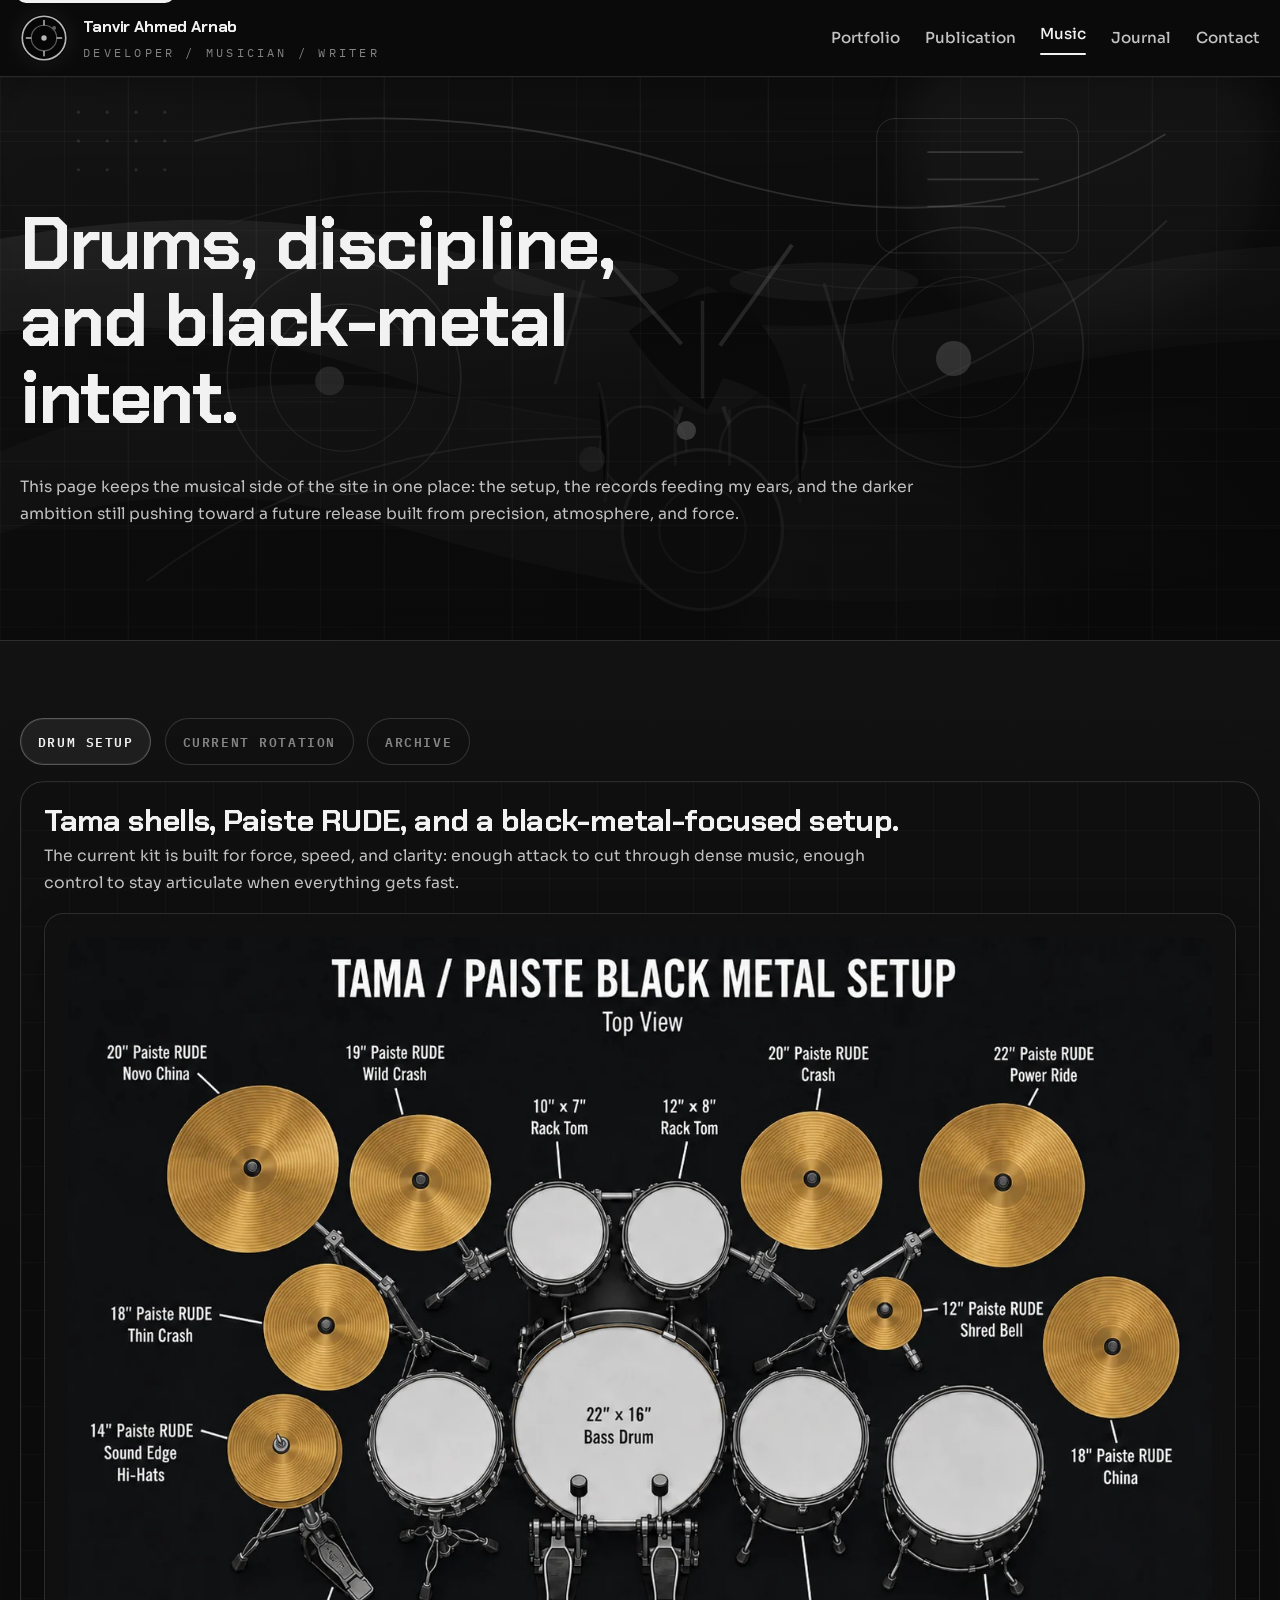
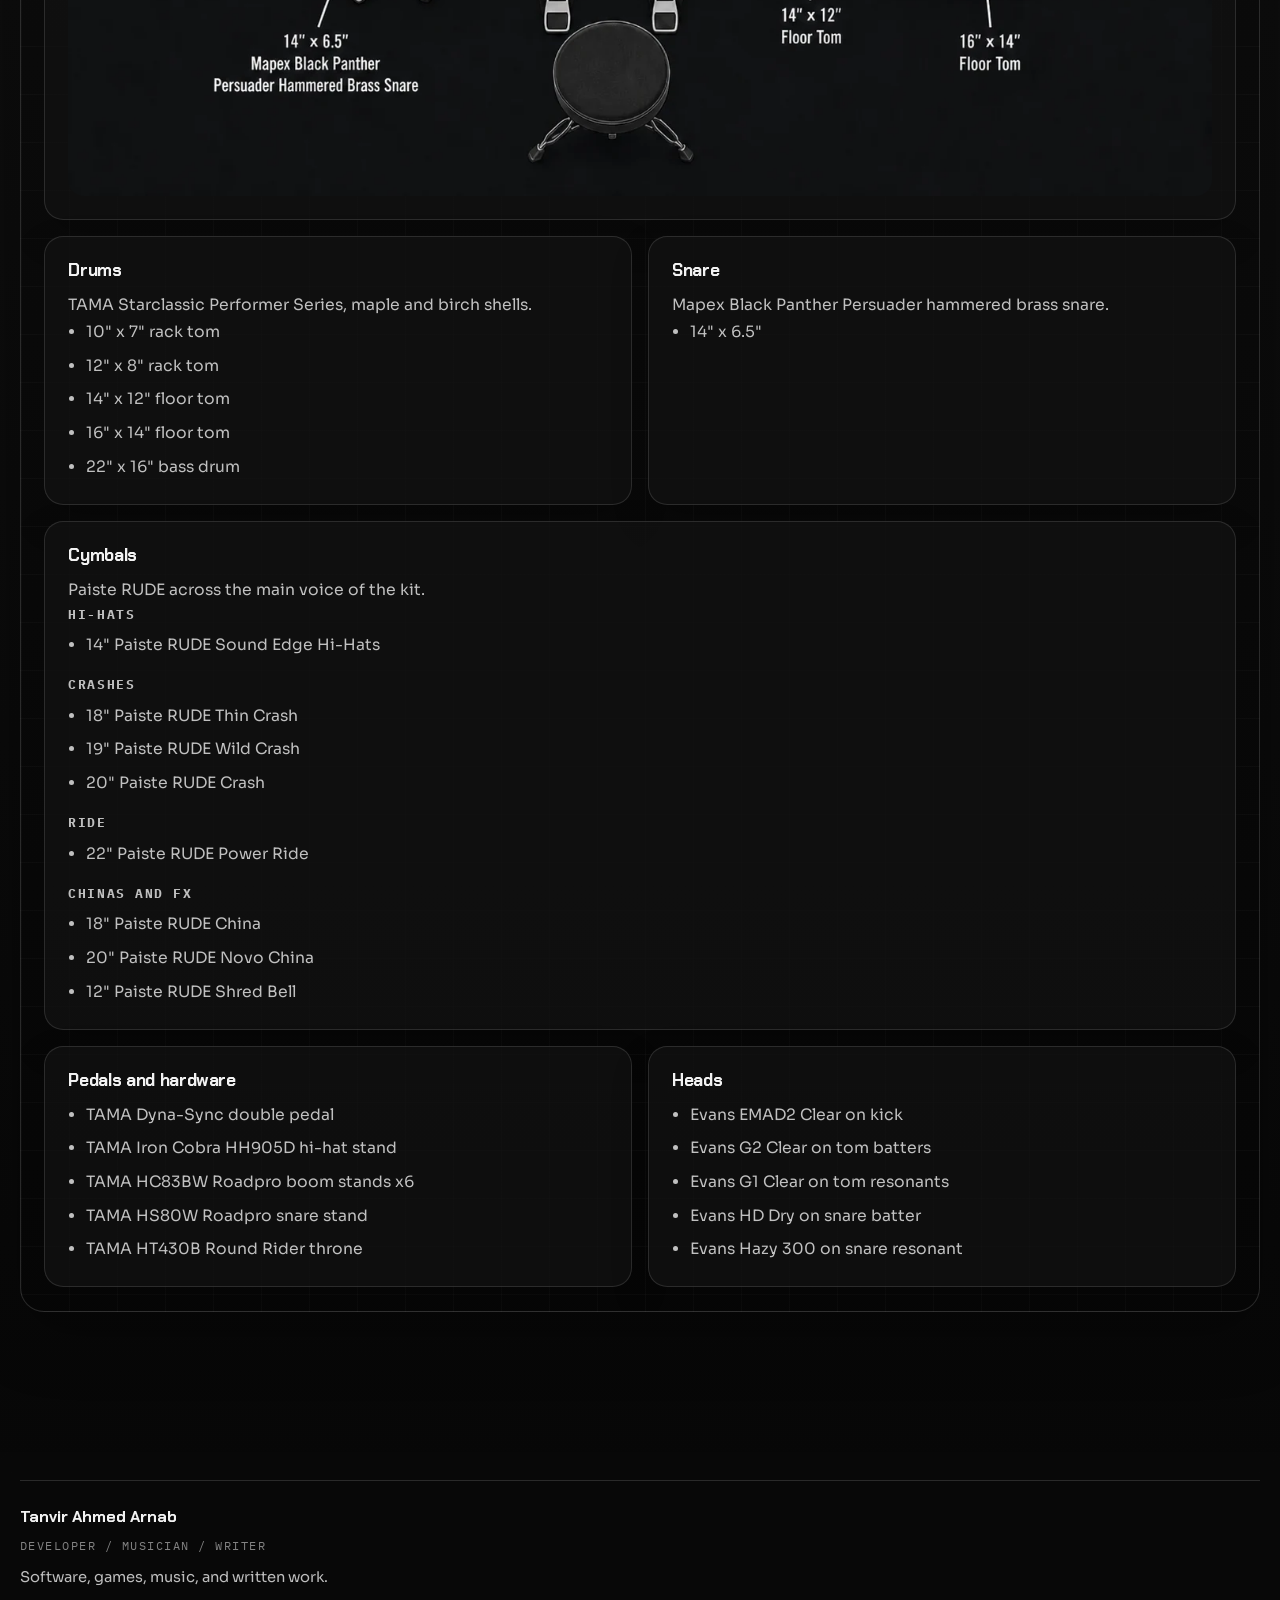
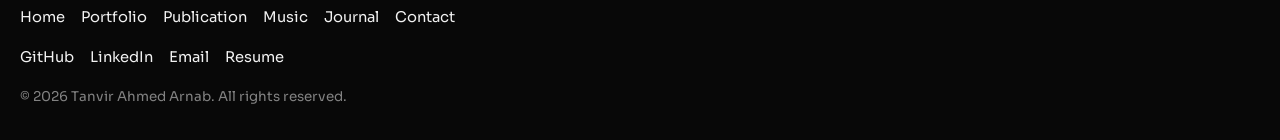
<file: music.html>
<!DOCTYPE html>
<html lang="en">
<head>
  <meta charset="UTF-8">
  <meta name="viewport" content="width=device-width, initial-scale=1.0">
  <meta name="description" content="Music page for Tanvir Ahmed Arnab covering drumming, current listening, and the heavier personal world behind the portfolio.">
  <meta name="author" content="Tanvir Ahmed Arnab">
  <meta name="robots" content="index,follow">
  <meta name="theme-color" content="#0D0D0D">
  <meta name="color-scheme" content="dark">
  <link rel="canonical" href="https://www.tanvirahmedarnab.com/music.html">
  <meta property="og:type" content="website">
  <meta property="og:title" content="Music | Tanvir Ahmed Arnab">
  <meta property="og:description" content="Music page for Tanvir Ahmed Arnab covering drumming, current listening, and the heavier personal world behind the portfolio.">
  <meta property="og:url" content="https://www.tanvirahmedarnab.com/music.html">
  <meta property="og:site_name" content="Tanvir Ahmed Arnab">
  <meta property="og:locale" content="en_US">
  <meta property="og:image" content="https://www.tanvirahmedarnab.com/assets/social/og-music.jpg">
  <meta property="og:image:width" content="1200">
  <meta property="og:image:height" content="630">
  <meta property="og:image:alt" content="Music social card for Tanvir Ahmed Arnab featuring the drums, discipline, and black-metal intent hero.">
  <meta name="twitter:card" content="summary_large_image">
  <meta name="twitter:title" content="Music | Tanvir Ahmed Arnab">
  <meta name="twitter:description" content="Music page for Tanvir Ahmed Arnab covering drumming, current listening, and the heavier personal world behind the portfolio.">
  <meta name="twitter:image" content="https://www.tanvirahmedarnab.com/assets/social/og-music.jpg">
  <meta name="twitter:image:alt" content="Music social card for Tanvir Ahmed Arnab featuring the drums, discipline, and black-metal intent hero.">
  <link rel="icon" type="image/svg+xml" href="assets/branding/taa-circle-mark.svg" sizes="any">
  <link rel="icon" type="image/png" sizes="32x32" href="assets/branding/favicon-32x32.png">
  <link rel="apple-touch-icon" href="assets/branding/apple-touch-icon.png">
  <link rel="manifest" href="site.webmanifest">
  <script type="application/ld+json">
    {
      "@context": "https://schema.org",
      "@type": "CollectionPage",
      "name": "Music | Tanvir Ahmed Arnab",
      "url": "https://www.tanvirahmedarnab.com/music.html",
      "description": "Music page for Tanvir Ahmed Arnab covering drumming, current listening, and the heavier personal world behind the portfolio.",
      "isPartOf": {
        "@type": "WebSite",
        "name": "Tanvir Ahmed Arnab",
        "url": "https://www.tanvirahmedarnab.com/"
      },
      "about": {
        "@type": "Person",
        "name": "Tanvir Ahmed Arnab",
        "url": "https://www.tanvirahmedarnab.com/",
        "sameAs": [
          "https://github.com/TanvirAhmedArnab",
          "https://www.linkedin.com/in/taanb/"
        ]
      },
      "inLanguage": "en"
    }
  </script>
  <title>Music | Tanvir Ahmed Arnab</title>
  <link rel="preconnect" href="https://fonts.googleapis.com">
  <link rel="preconnect" href="https://fonts.gstatic.com" crossorigin>
  <link href="https://fonts.googleapis.com/css2?family=Chakra+Petch:wght@500;600;700&family=IBM+Plex+Mono:wght@400;500;600&family=Sora:wght@400;500;600;700&display=swap" rel="stylesheet">
  <link rel="stylesheet" href="styles/site.css">
  <link rel="stylesheet" href="styles/music.css">
</head>
<body class="section-page music-page">
  <a class="skip-link" href="#main">Skip to content</a>

  <header class="site-header">
    <div class="inner">
      <a class="brand brand--sigil" href="index.html" aria-label="Tanvir Ahmed Arnab home">
        <img class="brand-mark brand-mark-sigil" src="assets/branding/taa-circle-mark.svg" alt="" width="64" height="64">
        <span class="brand-lockup">
          <span class="brand-name">Tanvir Ahmed Arnab</span>
          <span class="brand-role">developer / musician / writer</span>
        </span>
      </a>

      <button class="menu-toggle" type="button" aria-expanded="false" aria-controls="site-nav">
        Menu
      </button>
      <nav class="site-nav" id="site-nav" aria-label="Primary">
        <a href="portfolio.html">Portfolio</a>
        <a href="publication.html">Publication</a>
        <a class="is-current" aria-current="page" href="music.html">Music</a>
        <a href="journal.html">Journal</a>
        <a href="contact.html">Contact</a>
      </nav>
    </div>
  </header>

  <main id="main" class="section-page-main">
    <section class="section-page-hero music-hero" aria-label="Music page hero">
      <div class="inner section-page-hero-inner">
        <h1>Drums, discipline, and black-metal intent.</h1>
        <p class="hero-copy">This page keeps the musical side of the site in one place: the setup, the records feeding my ears, and the darker ambition still pushing toward a future release built from precision, atmosphere, and force.</p>
      </div>
    </section>

    <section class="section music-sections" aria-label="Music sections">
      <div class="inner">
        <div class="music-slider-nav" role="tablist" aria-label="Music section switcher">
          <button class="music-slider-tab is-active" id="tab-setup" type="button" role="tab" aria-selected="true" aria-controls="panel-setup" data-music-panel-trigger="setup">Drum Setup</button>
          <button class="music-slider-tab" id="tab-rotation" type="button" role="tab" aria-selected="false" aria-controls="panel-rotation" data-music-panel-trigger="rotation">Current Rotation</button>
          <button class="music-slider-tab" id="tab-media" type="button" role="tab" aria-selected="false" aria-controls="panel-media" data-music-panel-trigger="media">Archive</button>
        </div>

        <div class="music-slider-stage" data-music-slider-stage>
          <section class="music-slider-panel is-active" id="panel-setup" role="tabpanel" aria-labelledby="tab-setup" data-music-panel="setup">
            <div class="music-panel-header">
              <h2>Tama shells, Paiste RUDE, and a black-metal-focused setup.</h2>
              <p>The current kit is built for force, speed, and clarity: enough attack to cut through dense music, enough control to stay articulate when everything gets fast.</p>
            </div>

            <div class="music-setup-visual">
              <figure class="music-setup-figure">
                <img src="assets/music/my-drum-setup.webp" alt="Top-view diagram of Tanvir Ahmed Arnab's Tama and Paiste black metal drum setup." width="1447" height="1087" loading="lazy" decoding="async">
              </figure>
            </div>

            <div class="music-spec-grid">
              <article class="music-spec-card">
                <h3>Drums</h3>
                <p>TAMA Starclassic Performer Series, maple and birch shells.</p>
                <ul class="music-spec-list">
                  <li>10&quot; x 7&quot; rack tom</li>
                  <li>12&quot; x 8&quot; rack tom</li>
                  <li>14&quot; x 12&quot; floor tom</li>
                  <li>16&quot; x 14&quot; floor tom</li>
                  <li>22&quot; x 16&quot; bass drum</li>
                </ul>
              </article>

              <article class="music-spec-card">
                <h3>Snare</h3>
                <p>Mapex Black Panther Persuader hammered brass snare.</p>
                <ul class="music-spec-list">
                  <li>14&quot; x 6.5&quot;</li>
                </ul>
              </article>

              <article class="music-spec-card music-spec-card--wide">
                <h3>Cymbals</h3>
                <p>Paiste RUDE across the main voice of the kit.</p>
                <h4>Hi-hats</h4>
                <ul class="music-spec-list">
                  <li>14&quot; Paiste RUDE Sound Edge Hi-Hats</li>
                </ul>
                <h4>Crashes</h4>
                <ul class="music-spec-list">
                  <li>18&quot; Paiste RUDE Thin Crash</li>
                  <li>19&quot; Paiste RUDE Wild Crash</li>
                  <li>20&quot; Paiste RUDE Crash</li>
                </ul>
                <h4>Ride</h4>
                <ul class="music-spec-list">
                  <li>22&quot; Paiste RUDE Power Ride</li>
                </ul>
                <h4>Chinas and FX</h4>
                <ul class="music-spec-list">
                  <li>18&quot; Paiste RUDE China</li>
                  <li>20&quot; Paiste RUDE Novo China</li>
                  <li>12&quot; Paiste RUDE Shred Bell</li>
                </ul>
              </article>

              <article class="music-spec-card">
                <h3>Pedals and hardware</h3>
                <ul class="music-spec-list">
                  <li>TAMA Dyna-Sync double pedal</li>
                  <li>TAMA Iron Cobra HH905D hi-hat stand</li>
                  <li>TAMA HC83BW Roadpro boom stands x6</li>
                  <li>TAMA HS80W Roadpro snare stand</li>
                  <li>TAMA HT430B Round Rider throne</li>
                </ul>
              </article>

              <article class="music-spec-card">
                <h3>Heads</h3>
                <ul class="music-spec-list">
                  <li>Evans EMAD2 Clear on kick</li>
                  <li>Evans G2 Clear on tom batters</li>
                  <li>Evans G1 Clear on tom resonants</li>
                  <li>Evans HD Dry on snare batter</li>
                  <li>Evans Hazy 300 on snare resonant</li>
                </ul>
              </article>
            </div>
          </section>

          <section class="music-slider-panel" id="panel-rotation" role="tabpanel" aria-labelledby="tab-rotation" data-music-panel="rotation" hidden>
            <div class="music-panel-header">
              <h2>What has been feeding my ears lately.</h2>
              <p>A rotating set of records and songs that keep the aggression, atmosphere, melody, and production standard sharp.</p>
            </div>

            <div class="music-playlist-grid">
              <article class="music-playlist-card">
                <p class="music-player-caption">Choose a song from the list and it will load here.</p>
                <iframe class="music-player-frame" src="https://open.spotify.com/embed/track/79rCZ7KrkgpT2k6wXVjxiL?utm_source=generator" allow="accelerometer; autoplay; clipboard-write; encrypted-media; fullscreen; gyroscope; picture-in-picture" loading="lazy" referrerpolicy="strict-origin-when-cross-origin" title="Embedded music player" data-music-player></iframe>
              </article>

              <article class="music-playlist-list">
                <h3>Thirteen-song rotation</h3>
                <ol class="music-track-list">
                  <li class="music-track-item"><button class="music-track-button is-active" type="button" data-track-embed="https://open.spotify.com/embed/track/79rCZ7KrkgpT2k6wXVjxiL?utm_source=generator">Cradle of Filth &mdash; Nymphetamine</button></li>
                  <li class="music-track-item"><button class="music-track-button" type="button" data-track-embed="https://open.spotify.com/embed/track/0ic01l4KwKPiEkMMnNT5XG?utm_source=generator">Cryptopsy &mdash; The Pestilence That Walketh in Darkness</button></li>
                  <li class="music-track-item"><button class="music-track-button" type="button" data-track-embed="https://open.spotify.com/embed/track/2MYdLzcBnDnk97PutLCRWP?utm_source=generator">Behemoth &mdash; Conquer All</button></li>
                  <li class="music-track-item"><button class="music-track-button" type="button" data-track-embed="https://open.spotify.com/embed/track/6qHI9eKtpdWLpfcftkykCg?utm_source=generator">Rammstein &mdash; Mein Herz Brennt</button></li>
                  <li class="music-track-item"><button class="music-track-button" type="button" data-track-embed="https://open.spotify.com/embed/artist/4Tg06Sex4LzwcgVdfRrHlp?theme=0">Deathstars &mdash; No Light</button></li>
                  <li class="music-track-item"><button class="music-track-button" type="button" data-track-embed="https://open.spotify.com/embed/track/5A5ixwUtbW01F4vFDYKRjS?utm_source=generator">Marilyn Manson &mdash; Third Day of a Seven Day Binge</button></li>
                  <li class="music-track-item"><button class="music-track-button" type="button" data-track-embed="https://open.spotify.com/embed/track/5ceYVTBWOXrxuwzkrkS4ob?utm_source=generator">Sentenced &mdash; Killing Me Killing You</button></li>
                  <li class="music-track-item"><button class="music-track-button" type="button" data-track-embed="https://open.spotify.com/embed/track/0gmbgwZ8iqyMPmXefof8Yf?utm_source=generator">Nickelback &mdash; How You Remind Me</button></li>
                  <li class="music-track-item"><button class="music-track-button" type="button" data-track-embed="https://open.spotify.com/embed/track/0M955bMOoilikPXwKLYpoi?utm_source=generator">Three Days Grace &mdash; I Hate Everything About You</button></li>
                  <li class="music-track-item"><button class="music-track-button" type="button" data-track-embed="https://open.spotify.com/embed/album/7pcT84mVo6uuy0m2Xkpcwx?theme=0">Dying Fetus &mdash; Your Treachery Will Die with You</button></li>
                  <li class="music-track-item"><button class="music-track-button" type="button" data-track-embed="https://open.spotify.com/embed/artist/7kozeGeawfP7IEEL6dddrM?theme=0">Kataklysm &mdash; Push the Venom</button></li>
                  <li class="music-track-item"><button class="music-track-button" type="button" data-track-embed="https://open.spotify.com/embed/artist/0iGkBvuI18nxqJR8Ipg1cu?theme=0">Einherjer &mdash; Ironbound</button></li>
                  <li class="music-track-item"><button class="music-track-button" type="button" data-track-embed="https://open.spotify.com/embed/track/0m6fGE8vJepX0AeiFVXb9A?utm_source=generator">Slayer &mdash; Bloodline</button></li>
                </ol>
              </article>
            </div>
          </section>

          <section class="music-slider-panel" id="panel-media" role="tabpanel" aria-labelledby="tab-media" data-music-panel="media" hidden>
            <div class="music-panel-header">
              <h2>Archive space for live material, clips, and future releases.</h2>
              <p>This section is reserved for rehearsal footage, recorded sketches, performance clips, and anything that deserves a cleaner archive later.</p>
            </div>

            <div class="music-media-grid">
              <article class="music-media-card">
                <h3>Photo archive</h3>
                <p>Stills from practice, kit changes, and whatever moments feel worth keeping.</p>
              </article>
              <article class="music-media-card">
                <h3>Audio archive</h3>
                <p>Demos, fragments, and rough captures that might become something larger later.</p>
              </article>
              <article class="music-media-card">
                <h3>Video archive</h3>
                <p>Performance clips, drum playthroughs, and eventually the first real visual traces of the project.</p>
              </article>
            </div>
          </section>
        </div>
      </div>
    </section>
  </main>
  <footer class="site-footer">
    <div class="inner footer-content footer-content-compact">
      <div class="footer-identity">
        <div class="footer-stack">
          <span class="footer-name">Tanvir Ahmed Arnab</span>
          <span class="footer-role">developer / musician / writer</span>
        </div>
        <p class="footer-intro">Software, games, music, and written work.</p>
      </div>
      <nav class="footer-links footer-links-primary" aria-label="Footer">
        <a class="inline-link" href="index.html">Home</a>
        <a class="inline-link" href="portfolio.html">Portfolio</a>
        <a class="inline-link" href="publication.html">Publication</a>
        <a class="inline-link" href="music.html">Music</a>
        <a class="inline-link" href="journal.html">Journal</a>
        <a class="inline-link" href="contact.html">Contact</a>
      </nav>
      <div class="footer-links footer-links-utility">
        <a class="inline-link" href="https://github.com/TanvirAhmedArnab" target="_blank" rel="noopener noreferrer">GitHub</a>
        <a class="inline-link" href="https://www.linkedin.com/in/taanb/" target="_blank" rel="noopener noreferrer">LinkedIn</a>
        <a class="inline-link" href="mailto:contact@tanvirahmedarnab.com">Email</a>
        <a class="inline-link" href="resume.html">Resume</a>
      </div>
      <p class="footer-copyright">&copy; 2026 Tanvir Ahmed Arnab. All rights reserved.</p>
    </div>
  </footer>

  <script src="script.js"></script>
  <script src="scripts/music.js"></script>
</body>
</html>
</file>
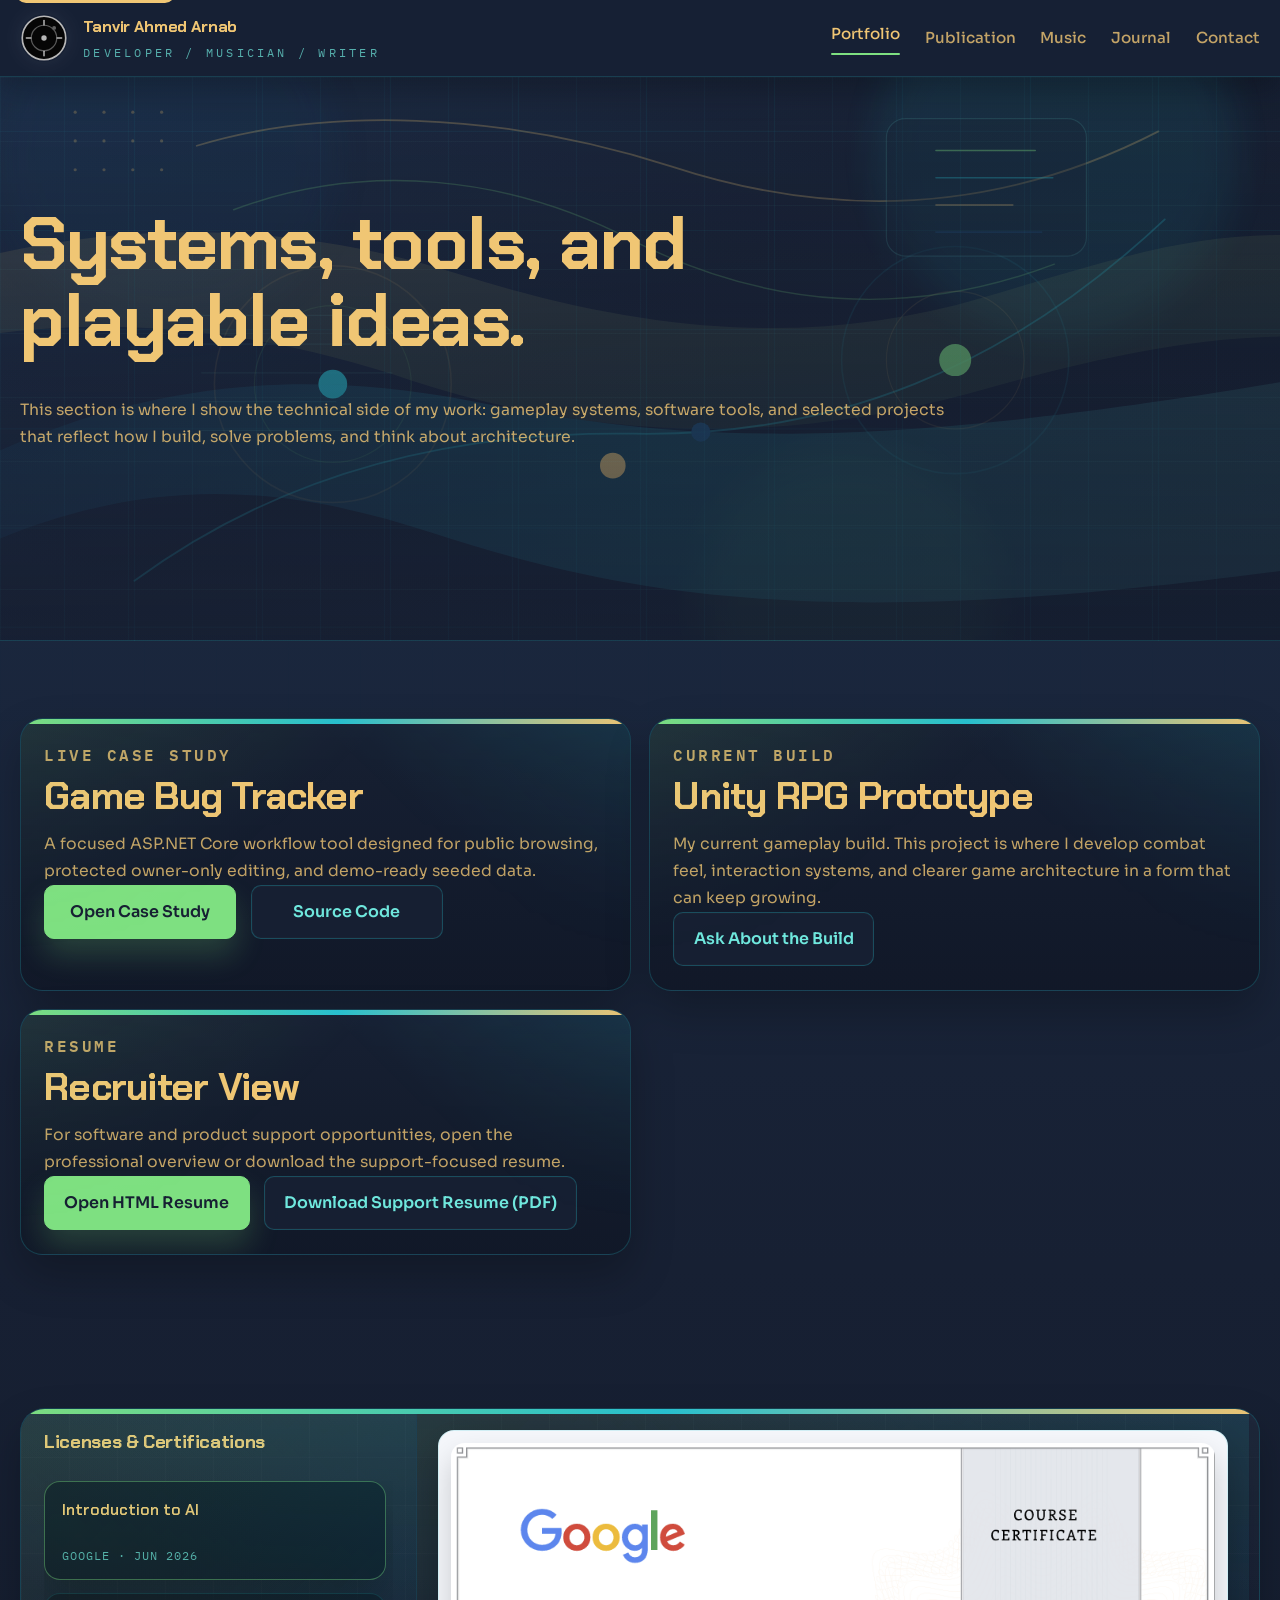
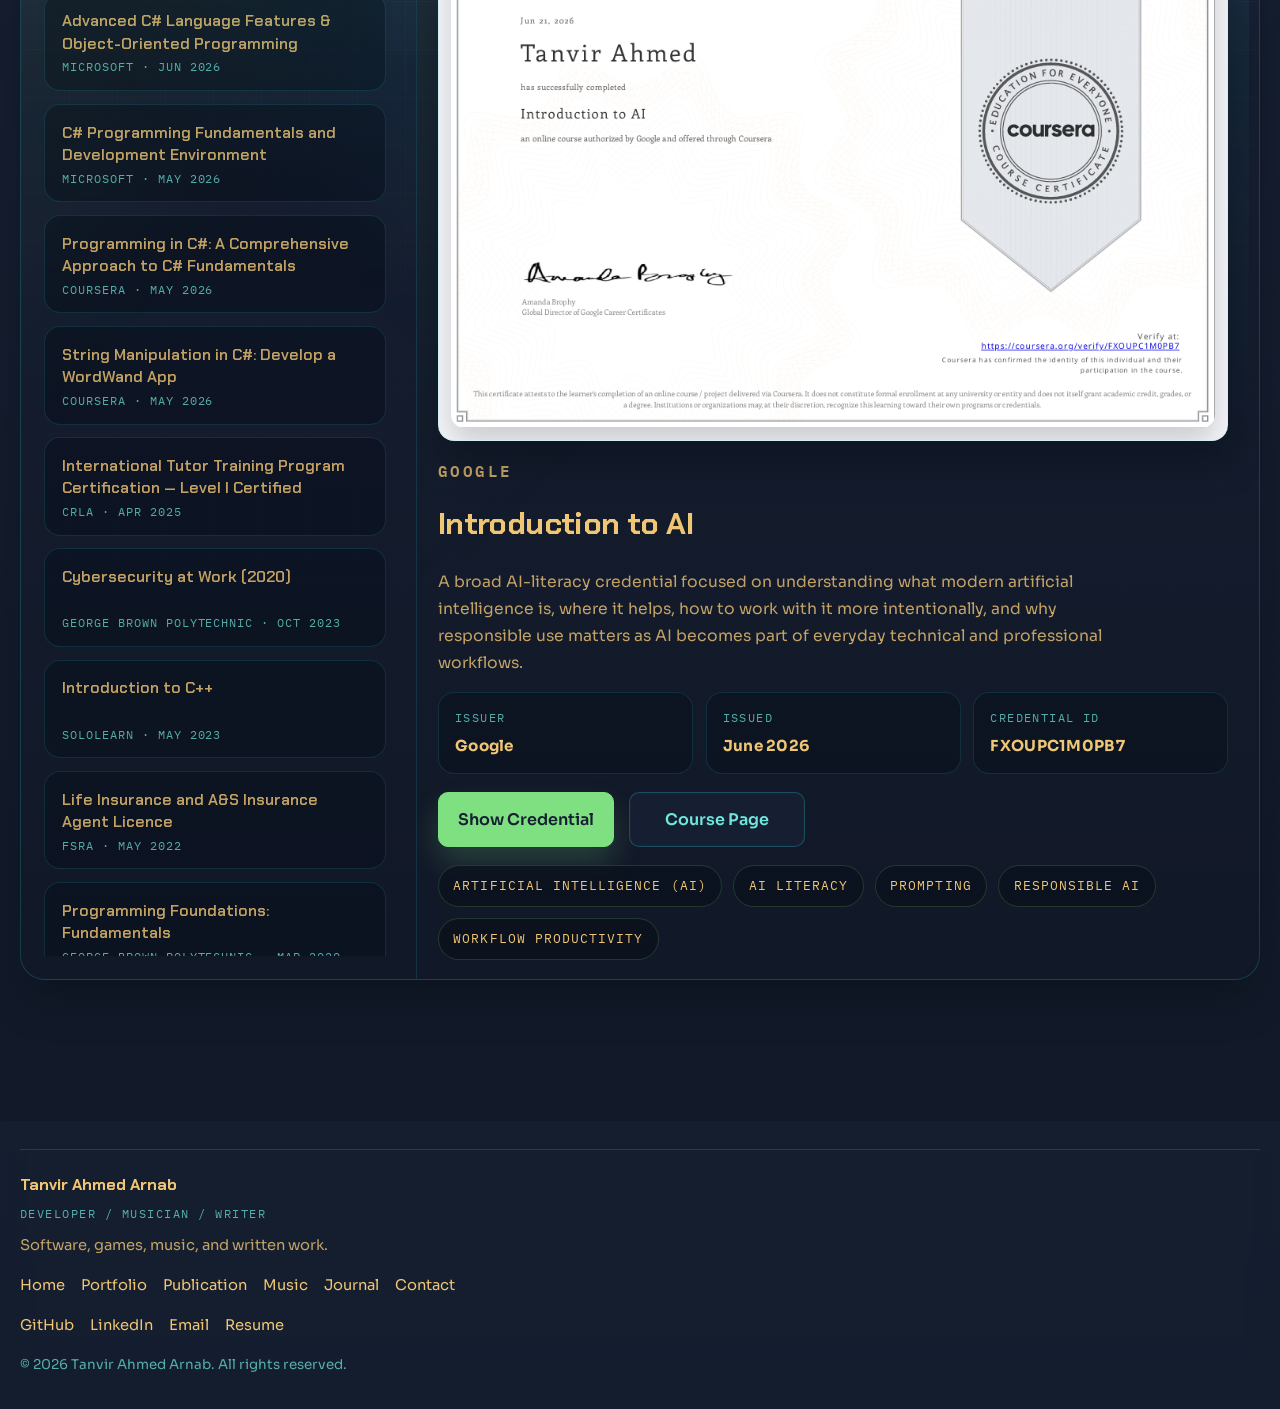
<file: portfolio.html>
<!DOCTYPE html>
<html lang="en">
<head>
  <meta charset="UTF-8">
  <meta name="viewport" content="width=device-width, initial-scale=1.0">
  <meta name="description" content="Portfolio work by Tanvir Ahmed Arnab, including gameplay systems, software tools, and selected projects that reflect how he builds, solves problems, and thinks about architecture.">
  <meta name="author" content="Tanvir Ahmed Arnab">
  <meta name="robots" content="index,follow">
  <meta name="theme-color" content="#172033">
  <meta name="color-scheme" content="dark">
  <link rel="canonical" href="https://www.tanvirahmedarnab.com/portfolio.html">
  <meta property="og:type" content="website">
  <meta property="og:title" content="Portfolio | Tanvir Ahmed Arnab">
  <meta property="og:description" content="Portfolio work by Tanvir Ahmed Arnab, including gameplay systems, software tools, and selected projects that reflect how he builds, solves problems, and thinks about architecture.">
  <meta property="og:url" content="https://www.tanvirahmedarnab.com/portfolio.html">
  <meta property="og:site_name" content="Tanvir Ahmed Arnab">
  <meta property="og:locale" content="en_US">
  <meta property="og:image" content="https://www.tanvirahmedarnab.com/assets/social/og-portfolio.jpg">
  <meta property="og:image:width" content="1200">
  <meta property="og:image:height" content="630">
  <meta property="og:image:alt" content="Portfolio social card for Tanvir Ahmed Arnab featuring the Systems, tools, and playable ideas hero.">
  <meta name="twitter:card" content="summary_large_image">
  <meta name="twitter:title" content="Portfolio | Tanvir Ahmed Arnab">
  <meta name="twitter:description" content="Portfolio work by Tanvir Ahmed Arnab, including gameplay systems, software tools, and selected projects that reflect how he builds, solves problems, and thinks about architecture.">
  <meta name="twitter:image" content="https://www.tanvirahmedarnab.com/assets/social/og-portfolio.jpg">
  <meta name="twitter:image:alt" content="Portfolio social card for Tanvir Ahmed Arnab featuring the Systems, tools, and playable ideas hero.">
  <link rel="icon" type="image/svg+xml" href="assets/branding/taa-circle-mark.svg" sizes="any">
  <link rel="icon" type="image/png" sizes="32x32" href="assets/branding/favicon-32x32.png">
  <link rel="apple-touch-icon" href="assets/branding/apple-touch-icon.png">
  <link rel="manifest" href="site.webmanifest">
  <script type="application/ld+json">
    {
      "@context": "https://schema.org",
      "@type": "CollectionPage",
      "name": "Portfolio | Tanvir Ahmed Arnab",
      "url": "https://www.tanvirahmedarnab.com/portfolio.html",
      "description": "Portfolio work by Tanvir Ahmed Arnab, including gameplay systems, software tools, and selected projects that reflect how he builds, solves problems, and thinks about architecture.",
      "isPartOf": {
        "@type": "WebSite",
        "name": "Tanvir Ahmed Arnab",
        "url": "https://www.tanvirahmedarnab.com/"
      },
      "about": {
        "@type": "Person",
        "name": "Tanvir Ahmed Arnab",
        "url": "https://www.tanvirahmedarnab.com/",
        "sameAs": [
          "https://github.com/TanvirAhmedArnab",
          "https://www.linkedin.com/in/taanb/"
        ]
      },
      "inLanguage": "en"
    }
  </script>
  <title>Portfolio | Tanvir Ahmed Arnab</title>
  <link rel="preconnect" href="https://fonts.googleapis.com">
  <link rel="preconnect" href="https://fonts.gstatic.com" crossorigin>
  <link href="https://fonts.googleapis.com/css2?family=Chakra+Petch:wght@500;600;700&family=IBM+Plex+Mono:wght@400;500;600&family=Sora:wght@400;500;600;700&display=swap" rel="stylesheet">
  <link rel="stylesheet" href="styles/site.css">
  <link rel="stylesheet" href="styles/portfolio.css">
</head>
<body class="section-page portfolio-page">
  <a class="skip-link" href="#main">Skip to content</a>

  <header class="site-header">
    <div class="inner">
      <a class="brand brand--sigil" href="index.html" aria-label="Tanvir Ahmed Arnab home">
        <img class="brand-mark brand-mark-sigil" src="assets/branding/taa-circle-mark.svg" alt="" width="64" height="64">
        <span class="brand-lockup">
          <span class="brand-name">Tanvir Ahmed Arnab</span>
          <span class="brand-role">developer / musician / writer</span>
        </span>
      </a>
      <button class="menu-toggle" type="button" aria-expanded="false" aria-controls="site-nav">
        Menu
      </button>
      <nav class="site-nav" id="site-nav" aria-label="Primary">
        <a class="is-current" aria-current="page" href="portfolio.html">Portfolio</a>
        <a href="publication.html">Publication</a>
        <a href="music.html">Music</a>
        <a href="journal.html">Journal</a>
        <a href="contact.html">Contact</a>
      </nav>
    </div>
  </header>

  <main id="main" class="section-page-main">
    <section class="section-page-hero">
      <div class="inner section-page-hero-inner">
        <h1>Systems, tools, and playable ideas.</h1>
        <p class="hero-copy">This section is where I show the technical side of my work: gameplay systems, software tools, and selected projects that reflect how I build, solve problems, and think about architecture.</p>
      </div>
    </section>

    <section class="section">
      <div class="inner category-grid">
        <article class="content-block reveal">
          <p class="proof-kicker">Live Case Study</p>
          <h2>Game Bug Tracker</h2>
          <p>A focused ASP.NET Core workflow tool designed for public browsing, protected owner-only editing, and demo-ready seeded data.</p>
          <div class="stacked-links stacked-links-inline">
            <a class="button button-primary" href="game-bug-tracker.html">Open Case Study</a>
            <a class="button button-secondary" href="https://github.com/TanvirAhmedArnab/game-bug-tracker" target="_blank" rel="noopener noreferrer">Source Code</a>
          </div>
        </article>

        <article class="content-block reveal">
          <p class="proof-kicker">Current Build</p>
          <h2>Unity RPG Prototype</h2>
          <p>My current gameplay build. This project is where I develop combat feel, interaction systems, and clearer game architecture in a form that can keep growing.</p>
          <div class="stacked-links stacked-links-inline">
            <a class="button button-secondary" href="mailto:contact@tanvirahmedarnab.com?subject=Unity%20RPG%20Prototype">Ask About the Build</a>
          </div>
        </article>

        <article class="content-block reveal">
          <p class="proof-kicker">Resume</p>
          <h2>Recruiter View</h2>
          <p>For software and product support opportunities, open the professional overview or download the support-focused resume.</p>
          <div class="stacked-links stacked-links-inline">
            <a class="button button-primary" href="resume.html">Open HTML Resume</a>
            <a class="button button-secondary" href="assets/taarn-support-resume.pdf" download>Download Support Resume (PDF)</a>
          </div>
        </article>
      </div>
    </section>

    <section class="section certification-section" aria-labelledby="certification-title">
      <div class="inner certification-layout">
        <div class="certification-browser reveal preview-shell" data-chapter-preview>
          <aside class="content-block certification-list-card">
            <h3>Licenses &amp; Certifications</h3>
            <div class="certification-list" role="tablist" aria-label="Licenses and certifications list">
              <button class="certification-list-item preview-button is-active" type="button" role="tab" aria-selected="true" aria-controls="cert-introduction-to-ai" data-preview-target="cert-introduction-to-ai">
                <span class="certification-list-title">Introduction to AI</span>
                <span class="certification-list-meta">Google &middot; Jun 2026</span>
              </button>
              <button class="certification-list-item preview-button" type="button" role="tab" aria-selected="false" aria-controls="cert-advanced-csharp-oop" data-preview-target="cert-advanced-csharp-oop">
                <span class="certification-list-title">Advanced C# Language Features &amp; Object-Oriented Programming</span>
                <span class="certification-list-meta">Microsoft &middot; Jun 2026</span>
              </button>
              <button class="certification-list-item preview-button" type="button" role="tab" aria-selected="false" aria-controls="cert-csharp-fundamentals" data-preview-target="cert-csharp-fundamentals">
                <span class="certification-list-title">C# Programming Fundamentals and Development Environment</span>
                <span class="certification-list-meta">Microsoft &middot; May 2026</span>
              </button>
              <button class="certification-list-item preview-button" type="button" role="tab" aria-selected="false" aria-controls="cert-programming-in-csharp-fundamentals" data-preview-target="cert-programming-in-csharp-fundamentals">
                <span class="certification-list-title">Programming in C#: A Comprehensive Approach to C# Fundamentals</span>
                <span class="certification-list-meta">Coursera &middot; May 2026</span>
              </button>
              <button class="certification-list-item preview-button" type="button" role="tab" aria-selected="false" aria-controls="cert-wordwand-string-manipulation" data-preview-target="cert-wordwand-string-manipulation">
                <span class="certification-list-title">String Manipulation in C#: Develop a WordWand App</span>
                <span class="certification-list-meta">Coursera &middot; May 2026</span>
              </button>
              <button class="certification-list-item preview-button" type="button" role="tab" aria-selected="false" aria-controls="cert-crla-tutor-training" data-preview-target="cert-crla-tutor-training">
                <span class="certification-list-title">International Tutor Training Program Certification &mdash; Level I Certified</span>
                <span class="certification-list-meta">CRLA &middot; Apr 2025</span>
              </button>
              <button class="certification-list-item preview-button" type="button" role="tab" aria-selected="false" aria-controls="cert-cybersecurity-at-work" data-preview-target="cert-cybersecurity-at-work">
                <span class="certification-list-title">Cybersecurity at Work (2020)</span>
                <span class="certification-list-meta">George Brown Polytechnic &middot; Oct 2023</span>
              </button>
              <button class="certification-list-item preview-button" type="button" role="tab" aria-selected="false" aria-controls="cert-intro-cpp" data-preview-target="cert-intro-cpp">
                <span class="certification-list-title">Introduction to C++</span>
                <span class="certification-list-meta">SoloLearn &middot; May 2023</span>
              </button>
              <button class="certification-list-item preview-button" type="button" role="tab" aria-selected="false" aria-controls="cert-fsra-life-insurance-agent" data-preview-target="cert-fsra-life-insurance-agent">
                <span class="certification-list-title">Life Insurance and A&amp;S Insurance Agent Licence</span>
                <span class="certification-list-meta">FSRA &middot; May 2022</span>
              </button>
              <button class="certification-list-item preview-button" type="button" role="tab" aria-selected="false" aria-controls="cert-programming-foundations-fundamentals" data-preview-target="cert-programming-foundations-fundamentals">
                <span class="certification-list-title">Programming Foundations: Fundamentals</span>
                <span class="certification-list-meta">George Brown Polytechnic &middot; Mar 2020</span>
              </button>
              <button class="certification-list-item preview-button" type="button" role="tab" aria-selected="false" aria-controls="cert-kaplan-financial-services" data-preview-target="cert-kaplan-financial-services">
                <span class="certification-list-title">Tier 2 Compliance Solution - RG146 Accreditation Program</span>
                <span class="certification-list-meta">Kaplan Professional &middot; Jul 2018</span>
              </button>
            </div>
          </aside>

          <div class="certification-detail-column">
            <article class="content-block certification-detail-card preview-panel is-active" id="cert-introduction-to-ai" role="tabpanel" data-preview-panel>
              <figure class="certification-preview-frame">
                <div class="certification-image-frame">
                  <img
                    class="certification-zoomable-shot"
                    src="assets/certifications/coursera-fxoupc1m0pb7-introduction-to-ai.png"
                    alt="Certificate preview for Introduction to AI by Google."
                    width="966"
                    height="739"
                    loading="lazy"
                    decoding="async"
                    data-zoomable
                  >
                </div>
              </figure>

              <div class="certification-copy">
                <p class="proof-kicker">Google</p>
                <h3>Introduction to AI</h3>
                <p class="certification-summary">A broad AI-literacy credential focused on understanding what modern artificial intelligence is, where it helps, how to work with it more intentionally, and why responsible use matters as AI becomes part of everyday technical and professional workflows.</p>

                <ul class="certification-meta" aria-label="Certification details">
                  <li><span>Issuer</span><strong>Google</strong></li>
                  <li><span>Issued</span><strong>June 2026</strong></li>
                  <li><span>Credential ID</span><strong>FXOUPC1M0PB7</strong></li>
                </ul>

                <div class="stacked-links stacked-links-inline certification-links">
                  <a class="button button-primary" href="https://www.coursera.org/account/accomplishments/verify/FXOUPC1M0PB7" target="_blank" rel="noopener noreferrer">Show Credential</a>
                  <a class="button button-secondary" href="https://www.coursera.org/learn/google-introduction-to-ai" target="_blank" rel="noopener noreferrer">Course Page</a>
                </div>

                <div class="skill-chip-list certification-skill-list" aria-label="Certification skills">
                  <span class="skill-chip certification-skill">Artificial Intelligence (AI)</span>
                  <span class="skill-chip certification-skill">AI Literacy</span>
                  <span class="skill-chip certification-skill">Prompting</span>
                  <span class="skill-chip certification-skill">Responsible AI</span>
                  <span class="skill-chip certification-skill">Workflow Productivity</span>
                </div>
              </div>
            </article>

            <article class="content-block certification-detail-card preview-panel" id="cert-advanced-csharp-oop" role="tabpanel" data-preview-panel hidden>
              <figure class="certification-preview-frame">
                <div class="certification-image-frame">
                  <img
                    class="certification-zoomable-shot"
                    src="assets/certifications/coursera-dct7ku7bti33-certificate.png"
                    alt="Certificate preview for Advanced C# Language Features and Object-Oriented Programming by Microsoft."
                    width="1843"
                    height="1423"
                    loading="lazy"
                    decoding="async"
                    data-zoomable
                  >
                </div>
              </figure>

              <div class="certification-copy">
                <p class="proof-kicker">Microsoft</p>
                <h3>Advanced C# Language Features &amp; Object-Oriented Programming</h3>
                <p class="certification-summary">A deeper C# credential focused on object-oriented programming, advanced language features, reusable design habits, and the structural thinking needed for larger .NET and gameplay-oriented systems.</p>

                <ul class="certification-meta" aria-label="Certification details">
                  <li><span>Issuer</span><strong>Microsoft</strong></li>
                  <li><span>Issued</span><strong>June 2026</strong></li>
                  <li><span>Credential ID</span><strong>DCT7KU7BTI33</strong></li>
                </ul>

                <div class="stacked-links stacked-links-inline certification-links">
                  <a class="button button-primary" href="https://www.coursera.org/account/accomplishments/verify/DCT7KU7BTI33" target="_blank" rel="noopener noreferrer">Show Credential</a>
                  <a class="button button-secondary" href="https://www.coursera.org/learn/advanced-c-language-features--object-oriented-programming" target="_blank" rel="noopener noreferrer">Course Page</a>
                  <a class="button button-secondary" href="https://github.com/TanvirAhmedArnab/MediaLibrarySystem" target="_blank" rel="noopener noreferrer">GitHub Coursework</a>
                </div>

                <div class="skill-chip-list certification-skill-list" aria-label="Certification skills">
                  <span class="skill-chip certification-skill">Design Patterns</span>
                  <span class="skill-chip certification-skill">Software Design</span>
                  <span class="skill-chip certification-skill">Software Architecture</span>
                  <span class="skill-chip certification-skill">Object-Oriented Programming (OOP)</span>
                  <span class="skill-chip certification-skill">C#</span>
                  <span class="skill-chip certification-skill">Software Development</span>
                  <span class="skill-chip certification-skill">Programming Principles</span>
                  <span class="skill-chip certification-skill">Software Documentation</span>
                  <span class="skill-chip certification-skill">.NET Framework</span>
                  <span class="skill-chip certification-skill">Version Control</span>
                  <span class="skill-chip certification-skill">Artificial Intelligence (AI)</span>
                  <span class="skill-chip certification-skill">Data Integrity</span>
                  <span class="skill-chip certification-skill">Data Validation</span>
                </div>
              </div>
            </article>

            <article class="content-block certification-detail-card preview-panel" id="cert-csharp-fundamentals" role="tabpanel" data-preview-panel hidden>
              <figure class="certification-preview-frame">
                <div class="certification-image-frame">
                  <img
                    class="certification-zoomable-shot"
                    src="assets/certifications/coursera-cjwazi9hal8g-certificate.png"
                    alt="Certificate preview for C# Programming Fundamentals and Development Environment by Microsoft."
                    width="1841"
                    height="1417"
                    loading="lazy"
                    decoding="async"
                    data-zoomable
                  >
                </div>
              </figure>

              <div class="certification-copy">
                <p class="proof-kicker">Microsoft</p>
                <h3>C# Programming Fundamentals and Development Environment</h3>
                <p class="certification-summary">A formal C# foundations credential covering the development environment, debugging habits, version-control workflow, and the core programming rules that support larger .NET and gameplay systems work.</p>

                <ul class="certification-meta" aria-label="Certification details">
                  <li><span>Issuer</span><strong>Microsoft</strong></li>
                  <li><span>Issued</span><strong>May 2026</strong></li>
                  <li><span>Credential ID</span><strong>CJWAZI9HAL8G</strong></li>
                </ul>

                <div class="stacked-links stacked-links-inline certification-links">
                  <a class="button button-primary" href="https://coursera.org/verify/CJWAZI9HAL8G" target="_blank" rel="noopener noreferrer">Show Credential</a>
                  <a class="button button-secondary" href="https://www.coursera.org/learn/c-sharp-programming-fundamentals-and-development-environment" target="_blank" rel="noopener noreferrer">Course Page</a>
                  <a class="button button-secondary" href="https://github.com/TanvirAhmedArnab/PersonalCalculator" target="_blank" rel="noopener noreferrer">GitHub Coursework</a>
                </div>

                <div class="skill-chip-list certification-skill-list" aria-label="Certification skills">
                  <span class="skill-chip certification-skill">Software Versioning</span>
                  <span class="skill-chip certification-skill">Development Environment</span>
                  <span class="skill-chip certification-skill">C# (Programming Language)</span>
                  <span class="skill-chip certification-skill">User Interface (UI)</span>
                  <span class="skill-chip certification-skill">.NET Framework</span>
                  <span class="skill-chip certification-skill">Git (Version Control System)</span>
                  <span class="skill-chip certification-skill">Program Development</span>
                  <span class="skill-chip certification-skill">UI Components</span>
                  <span class="skill-chip certification-skill">Computer Programming Tools</span>
                  <span class="skill-chip certification-skill">Microsoft Visual Studio</span>
                  <span class="skill-chip certification-skill">Computer Programming</span>
                  <span class="skill-chip certification-skill">Programming Principles</span>
                </div>
              </div>
            </article>

            <article class="content-block certification-detail-card preview-panel" id="cert-programming-in-csharp-fundamentals" role="tabpanel" data-preview-panel hidden>
              <figure class="certification-preview-frame">
                <div class="certification-image-frame">
                  <img
                    class="certification-zoomable-shot"
                    src="assets/certifications/coursera-ocsuymav0dw2-programming-in-csharp.png"
                    alt="Certificate preview for Programming in C#: A Comprehensive Approach to C# Fundamentals on Coursera."
                    width="1875"
                    height="1448"
                    loading="lazy"
                    decoding="async"
                    data-zoomable
                  >
                </div>
              </figure>

              <div class="certification-copy">
                <p class="proof-kicker">Coursera</p>
                <h3>Programming in C#: A Comprehensive Approach to C# Fundamentals</h3>
                <p class="certification-summary">A hands-on C# project credential centered on the core language habits that make beginner code usable: variables, control flow, methods, structure, and practical problem solving. It fits well as a foundation-building project that reinforces early .NET and software-development confidence through direct implementation.</p>

                <ul class="certification-meta" aria-label="Certification details">
                  <li><span>Issuer</span><strong>Coursera</strong></li>
                  <li><span>Issued</span><strong>May 2026</strong></li>
                  <li><span>Credential ID</span><strong>OCSUYMAV0DW2</strong></li>
                </ul>

                <div class="stacked-links stacked-links-inline certification-links">
                  <a class="button button-primary" href="https://www.coursera.org/account/accomplishments/verify/OCSUYMAV0DW2" target="_blank" rel="noopener noreferrer">Show Credential</a>
                  <a class="button button-secondary" href="https://www.coursera.org/projects/programming-in-c" target="_blank" rel="noopener noreferrer">Course Page</a>
                </div>

                <div class="skill-chip-list certification-skill-list" aria-label="Certification skills">
                  <span class="skill-chip certification-skill">C#</span>
                  <span class="skill-chip certification-skill">Control Flow</span>
                  <span class="skill-chip certification-skill">Methods</span>
                  <span class="skill-chip certification-skill">Problem Solving</span>
                  <span class="skill-chip certification-skill">Programming Fundamentals</span>
                </div>
              </div>
            </article>

            <article class="content-block certification-detail-card preview-panel" id="cert-wordwand-string-manipulation" role="tabpanel" data-preview-panel hidden>
              <figure class="certification-preview-frame">
                <div class="certification-image-frame">
                  <img
                    class="certification-zoomable-shot"
                    src="assets/certifications/coursera-wqshx3ufby0a-wordwand-app.png"
                    alt="Certificate preview for String Manipulation in C#: Develop a WordWand App on Coursera."
                    width="980"
                    height="764"
                    loading="lazy"
                    decoding="async"
                    data-zoomable
                  >
                </div>
              </figure>

              <div class="certification-copy">
                <p class="proof-kicker">Coursera</p>
                <h3>String Manipulation in C#: Develop a WordWand App</h3>
                <p class="certification-summary">A focused C# project credential built around text handling, string operations, and practical console-style app logic. It reinforces the small but important habits behind user-facing input processing, cleaner methods, and dependable word-level transformations in code.</p>

                <ul class="certification-meta" aria-label="Certification details">
                  <li><span>Issuer</span><strong>Coursera</strong></li>
                  <li><span>Issued</span><strong>May 2026</strong></li>
                  <li><span>Credential ID</span><strong>WQSHX3UFBY0A</strong></li>
                </ul>

                <div class="stacked-links stacked-links-inline certification-links">
                  <a class="button button-primary" href="https://www.coursera.org/account/accomplishments/verify/WQSHX3UFBY0A" target="_blank" rel="noopener noreferrer">Show Credential</a>
                  <a class="button button-secondary" href="https://www.coursera.org/projects/string-manipulation-in-c-develop-word-wand-app" target="_blank" rel="noopener noreferrer">Course Page</a>
                </div>

                <div class="skill-chip-list certification-skill-list" aria-label="Certification skills">
                  <span class="skill-chip certification-skill">C#</span>
                  <span class="skill-chip certification-skill">String Manipulation</span>
                  <span class="skill-chip certification-skill">Methods</span>
                  <span class="skill-chip certification-skill">Console App Logic</span>
                  <span class="skill-chip certification-skill">Input Processing</span>
                </div>
              </div>
            </article>

            <article class="content-block certification-detail-card preview-panel" id="cert-crla-tutor-training" role="tabpanel" data-preview-panel hidden>
              <figure class="certification-preview-frame">
                <div class="certification-image-frame">
                  <img
                    class="certification-zoomable-shot"
                    src="assets/certifications/crla-level-1-certified.png"
                    alt="Certificate preview for International Tutor Training Program Certification Level I Certified."
                    width="1678"
                    height="1299"
                    loading="lazy"
                    decoding="async"
                    data-zoomable
                  >
                </div>
              </figure>

              <div class="certification-copy">
                <p class="proof-kicker">College Reading &amp; Learning Association</p>
                <h3>International Tutor Training Program Certification &mdash; Level I Certified</h3>
                <p class="certification-summary">A tutor-training credential that strengthened the communication, mentoring, and problem-solving discipline that also supports debugging, documentation, onboarding, and collaborative software work across C#, .NET, and game-development environments.</p>

                <ul class="certification-meta" aria-label="Certification details">
                  <li><span>Issuer</span><strong>College Reading &amp; Learning Association</strong></li>
                  <li><span>Issued</span><strong>April 2025</strong></li>
                  <li><span>Level</span><strong>Level I Certified</strong></li>
                </ul>

                <div class="skill-chip-list certification-skill-list" aria-label="Certification skills">
                  <span class="skill-chip certification-skill">Technical Communication</span>
                  <span class="skill-chip certification-skill">Problem Solving</span>
                  <span class="skill-chip certification-skill">Mentorship</span>
                  <span class="skill-chip certification-skill">Workflow Management</span>
                  <span class="skill-chip certification-skill">Team Collaboration</span>
                </div>
              </div>
            </article>

            <article class="content-block certification-detail-card preview-panel" id="cert-cybersecurity-at-work" role="tabpanel" data-preview-panel hidden>
              <figure class="certification-preview-frame">
                <div class="certification-image-frame">
                  <img
                    class="certification-zoomable-shot"
                    src="assets/certifications/george-brown-cybersecurity-at-work.png"
                    alt="Certificate preview for Cybersecurity at Work 2020."
                    width="1744"
                    height="1299"
                    loading="lazy"
                    decoding="async"
                    data-zoomable
                  >
                </div>
              </figure>

              <div class="certification-copy">
                <p class="proof-kicker">George Brown Polytechnic</p>
                <h3>Cybersecurity at Work (2020)</h3>
                <p class="certification-summary">A workplace cybersecurity certificate that reinforces safer technical habits, stronger security awareness, and the practical responsibility needed when building software systems, handling data, and maintaining reliable development workflows.</p>

                <ul class="certification-meta" aria-label="Certification details">
                  <li><span>Issuer</span><strong>George Brown Polytechnic</strong></li>
                  <li><span>Completed</span><strong>October 2023</strong></li>
                  <li><span>Provider</span><strong>LinkedIn Learning</strong></li>
                </ul>

                <div class="skill-chip-list certification-skill-list" aria-label="Certification skills">
                  <span class="skill-chip certification-skill">Security Awareness</span>
                  <span class="skill-chip certification-skill">Secure Development Mindset</span>
                  <span class="skill-chip certification-skill">Data Protection</span>
                  <span class="skill-chip certification-skill">Risk Reduction</span>
                  <span class="skill-chip certification-skill">Operational Responsibility</span>
                </div>
              </div>
            </article>

            <article class="content-block certification-detail-card preview-panel" id="cert-intro-cpp" role="tabpanel" data-preview-panel hidden>
              <figure class="certification-preview-frame">
                <div class="certification-image-frame">
                  <img
                    class="certification-zoomable-shot"
                    src="assets/certifications/sololearn-cc-wlusg3lm-certificate.png"
                    alt="Certificate preview for Introduction to C++ by SoloLearn."
                    width="1496"
                    height="1051"
                    loading="lazy"
                    decoding="async"
                    data-zoomable
                  >
                </div>
              </figure>

              <div class="certification-copy">
                <p class="proof-kicker">SoloLearn</p>
                <h3>Introduction to C++</h3>
                <p class="certification-summary">A foundational C++ credential focused on core syntax, program structure, control flow, functions, and the practical problem-solving habits that support stronger systems programming work later.</p>

                <ul class="certification-meta" aria-label="Certification details">
                  <li><span>Issuer</span><strong>SoloLearn</strong></li>
                  <li><span>Issued</span><strong>May 2023</strong></li>
                  <li><span>Credential ID</span><strong>CC-WLUSG3LM</strong></li>
                </ul>

                <div class="stacked-links stacked-links-inline certification-links">
                  <a class="button button-primary" href="https://www.sololearn.com/en/certificates/CC-WLUSG3LM" target="_blank" rel="noopener noreferrer">Show Credential</a>
                  <a class="button button-secondary" href="https://www.sololearn.com/en/learn/courses/c-plus-plus-introduction" target="_blank" rel="noopener noreferrer">Course Page</a>
                </div>

                <div class="skill-chip-list certification-skill-list" aria-label="Certification skills">
                  <span class="skill-chip certification-skill">C++</span>
                  <span class="skill-chip certification-skill">Program Structure</span>
                  <span class="skill-chip certification-skill">Variables and Data Types</span>
                  <span class="skill-chip certification-skill">Control Flow</span>
                  <span class="skill-chip certification-skill">Loops</span>
                  <span class="skill-chip certification-skill">Functions</span>
                  <span class="skill-chip certification-skill">Problem Solving</span>
                  <span class="skill-chip certification-skill">Object-Oriented Basics</span>
                </div>
              </div>
            </article>

            <article class="content-block certification-detail-card preview-panel" id="cert-fsra-life-insurance-agent" role="tabpanel" data-preview-panel hidden>
              <figure class="certification-preview-frame">
                <div class="certification-image-frame">
                  <img
                    class="certification-zoomable-shot"
                    src="assets/certifications/fsra-life-insurance-agent-licence.png"
                    alt="Licence image for Life Insurance and A&S Insurance Agent issued by the Financial Services Regulatory Authority of Ontario."
                    width="1014"
                    height="936"
                    loading="lazy"
                    decoding="async"
                    data-zoomable
                  >
                </div>
              </figure>

              <div class="certification-copy">
                <p class="proof-kicker">Financial Services Regulatory Authority of Ontario</p>
                <h3>Life Insurance and A&amp;S Insurance Agent Licence</h3>
                <p class="certification-summary">An Ontario insurance licence authorizing life-insurance and accident-and-sickness agent work under sponsorship. It reflects regulated client-facing responsibility, compliance discipline, product communication, and the kind of detail-sensitive professional practice that depends on accuracy and trust.</p>

                <ul class="certification-meta" aria-label="Certification details">
                  <li><span>Issuer</span><strong>FSRA Ontario</strong></li>
                  <li><span>Issued</span><strong>May 2022</strong></li>
                  <li><span>Expired</span><strong>May 2024</strong></li>
                  <li><span>Licence No</span><strong>22203957</strong></li>
                </ul>

                <div class="skill-chip-list certification-skill-list" aria-label="Certification skills">
                  <span class="skill-chip certification-skill">Regulatory Compliance</span>
                  <span class="skill-chip certification-skill">Client Communication</span>
                  <span class="skill-chip certification-skill">Insurance Advisory Basics</span>
                  <span class="skill-chip certification-skill">Policy Detail Accuracy</span>
                  <span class="skill-chip certification-skill">Professional Responsibility</span>
                </div>
              </div>
            </article>

            <article class="content-block certification-detail-card preview-panel" id="cert-programming-foundations-fundamentals" role="tabpanel" data-preview-panel hidden>
              <figure class="certification-preview-frame">
                <div class="certification-image-frame">
                  <img
                    class="certification-zoomable-shot"
                    src="assets/certifications/george-brown-programming-foundations-fundamentals.png"
                    alt="Certificate preview for Programming Foundations Fundamentals."
                    width="1839"
                    height="1392"
                    loading="lazy"
                    decoding="async"
                    data-zoomable
                  >
                </div>
              </figure>

              <div class="certification-copy">
                <p class="proof-kicker">George Brown Polytechnic</p>
                <h3>Programming Foundations: Fundamentals</h3>
                <p class="certification-summary">An early programming foundations credential centered on logic, structured thinking, and the core habits that later support stronger C#, .NET, and gameplay-systems work.</p>

                <ul class="certification-meta" aria-label="Certification details">
                  <li><span>Issuer</span><strong>George Brown Polytechnic</strong></li>
                  <li><span>Completed</span><strong>March 2020</strong></li>
                  <li><span>Provider</span><strong>LinkedIn Learning</strong></li>
                </ul>

                <div class="skill-chip-list certification-skill-list" aria-label="Certification skills">
                  <span class="skill-chip certification-skill">Programming Logic</span>
                  <span class="skill-chip certification-skill">Problem Solving</span>
                  <span class="skill-chip certification-skill">Code Structure</span>
                  <span class="skill-chip certification-skill">Control Flow</span>
                  <span class="skill-chip certification-skill">Software Fundamentals</span>
                </div>
              </div>
            </article>

            <article class="content-block certification-detail-card preview-panel" id="cert-kaplan-financial-services" role="tabpanel" data-preview-panel hidden>
              <figure class="certification-preview-frame">
                <div class="certification-image-frame">
                  <img
                    class="certification-zoomable-shot"
                    src="assets/certifications/kaplan-financial-services-statement-of-attainment.png"
                    alt="Statement of Attainment certificate from Kaplan Professional covering financial services and insurance advice."
                    width="1040"
                    height="1410"
                    loading="lazy"
                    decoding="async"
                    data-zoomable
                  >
                </div>
              </figure>

              <div class="certification-copy">
                <p class="proof-kicker">Kaplan Professional</p>
                <h3>Tier 2 Compliance Solution - RG146 Accreditation Program</h3>
                <p class="certification-summary">A compliance-focused accreditation program designed for roles that require general or personal advice in basic deposit products, non-cash payment products, and general insurance. It reflects a more regulated client-facing discipline built around clearer communication, product understanding, adviser responsibility, and workplace readiness.</p>

                <ul class="certification-meta" aria-label="Certification details">
                  <li><span>Issuer</span><strong>Kaplan Professional</strong></li>
                  <li><span>Issued</span><strong>July 2018</strong></li>
                  <li><span>Certificate No</span><strong>KPC-000892426</strong></li>
                </ul>

                <div class="stacked-links stacked-links-inline certification-links">
                  <a class="button button-secondary" href="https://www.kaplanprofessional.edu.au/courses/financial-planning/tier-2-rg146-accreditation-online-training-program/" target="_blank" rel="noopener noreferrer">Course Page</a>
                </div>

                <div class="skill-chip-list certification-skill-list" aria-label="Certification skills">
                  <span class="skill-chip certification-skill">Regulatory Compliance</span>
                  <span class="skill-chip certification-skill">General Advice</span>
                  <span class="skill-chip certification-skill">Personal Advice</span>
                  <span class="skill-chip certification-skill">Client Communication</span>
                  <span class="skill-chip certification-skill">General Insurance</span>
                </div>
              </div>
            </article>
          </div>
        </div>
      </div>
    </section>
  </main>
  <footer class="site-footer">
    <div class="inner footer-content footer-content-compact">
      <div class="footer-identity">
        <div class="footer-stack">
          <span class="footer-name">Tanvir Ahmed Arnab</span>
          <span class="footer-role">developer / musician / writer</span>
        </div>
        <p class="footer-intro">Software, games, music, and written work.</p>
      </div>
      <nav class="footer-links footer-links-primary" aria-label="Footer">
        <a class="inline-link" href="index.html">Home</a>
        <a class="inline-link" href="portfolio.html">Portfolio</a>
        <a class="inline-link" href="publication.html">Publication</a>
        <a class="inline-link" href="music.html">Music</a>
        <a class="inline-link" href="journal.html">Journal</a>
        <a class="inline-link" href="contact.html">Contact</a>
      </nav>
      <div class="footer-links footer-links-utility">
        <a class="inline-link" href="https://github.com/TanvirAhmedArnab" target="_blank" rel="noopener noreferrer">GitHub</a>
        <a class="inline-link" href="https://www.linkedin.com/in/taanb/" target="_blank" rel="noopener noreferrer">LinkedIn</a>
        <a class="inline-link" href="mailto:contact@tanvirahmedarnab.com">Email</a>
        <a class="inline-link" href="resume.html">Resume</a>
      </div>
      <p class="footer-copyright">&copy; 2026 Tanvir Ahmed Arnab. All rights reserved.</p>
    </div>
  </footer>

  <script src="script.js?v=20260605-certificates"></script>
</body>
</html>
</file>
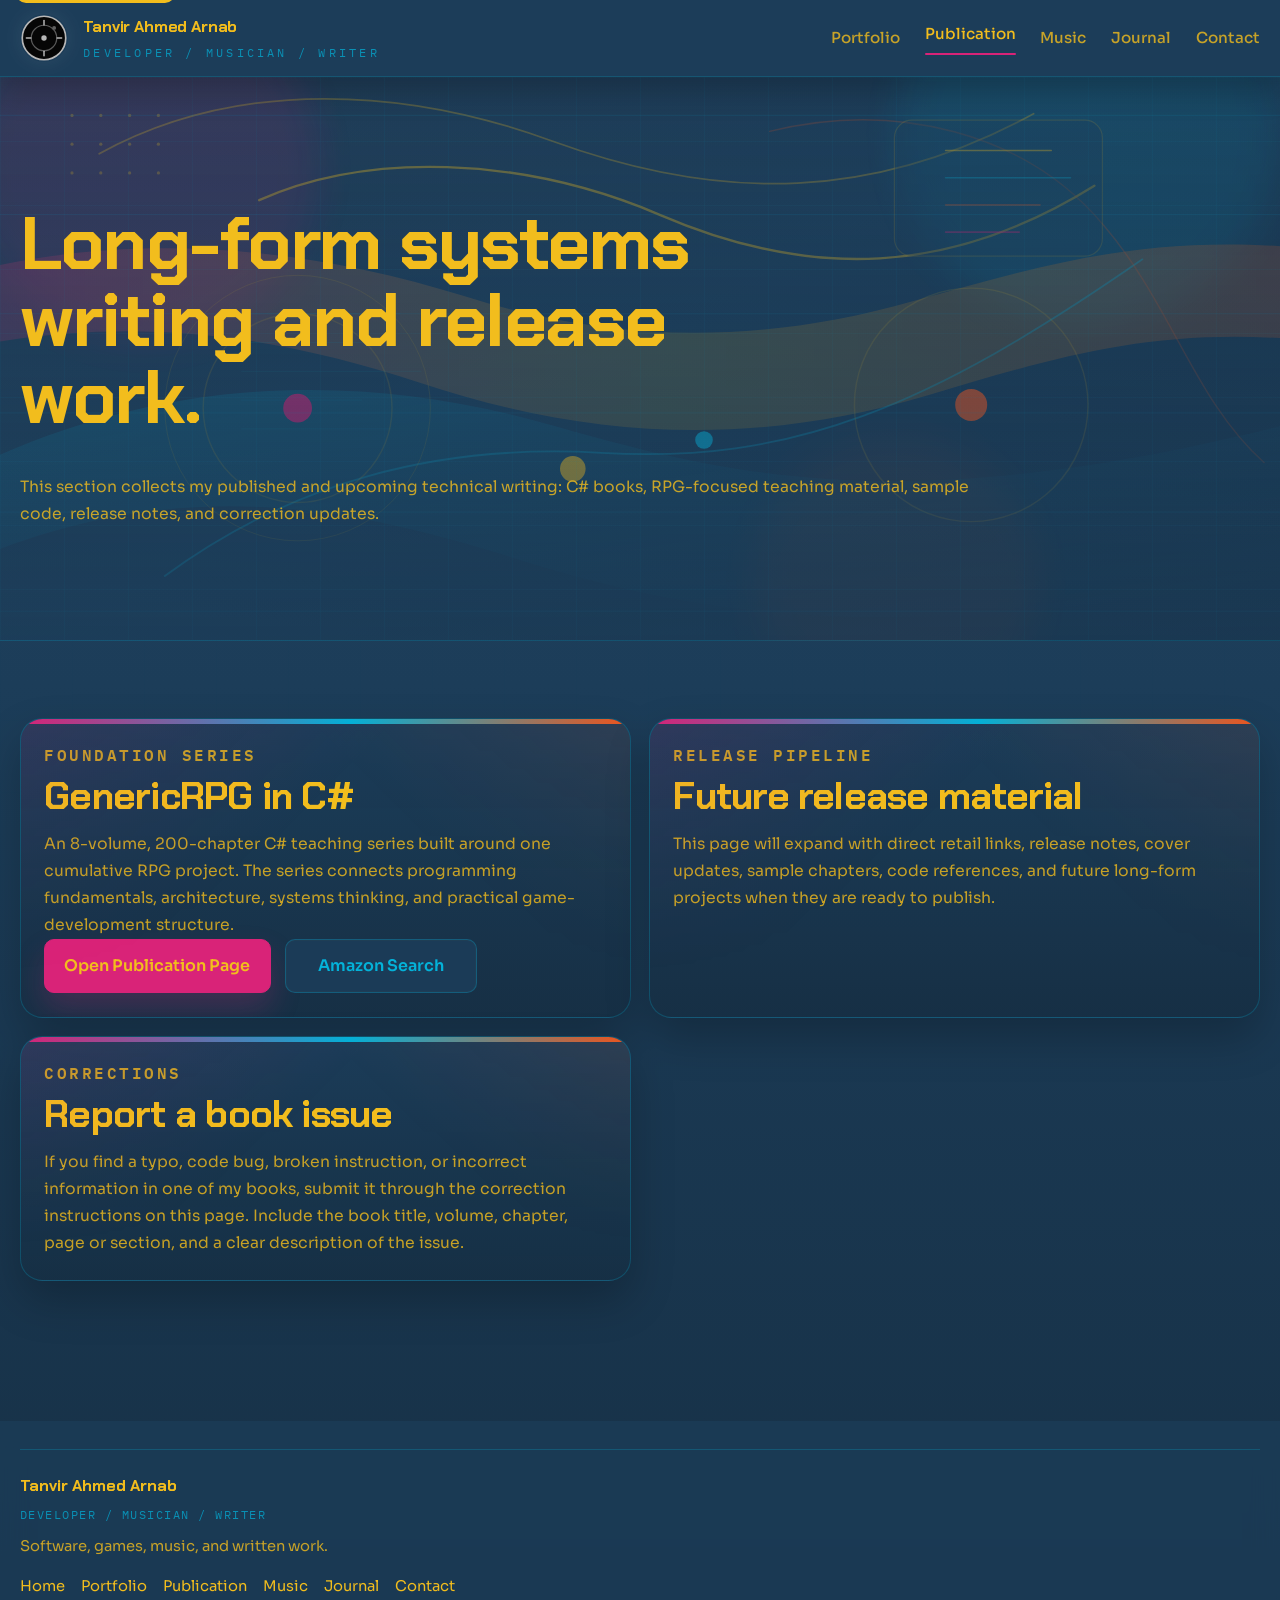
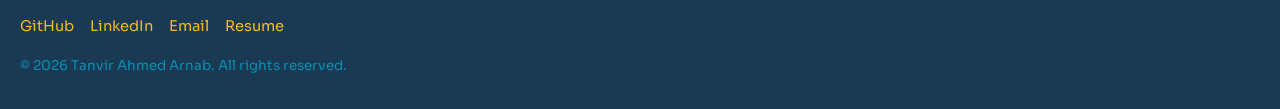
<file: publication.html>
<!DOCTYPE html>
<html lang="en">
<head>
  <meta charset="UTF-8">
  <meta name="viewport" content="width=device-width, initial-scale=1.0">
  <meta name="description" content="Publication work by Tanvir Ahmed Arnab, including C# books, RPG-focused teaching material, sample code, release notes, and correction updates.">
  <meta name="author" content="Tanvir Ahmed Arnab">
  <meta name="robots" content="index,follow">
  <meta name="theme-color" content="#1C3D59">
  <meta name="color-scheme" content="dark">
  <link rel="canonical" href="https://www.tanvirahmedarnab.com/publication.html">
  <meta property="og:type" content="website">
  <meta property="og:title" content="Publication | Tanvir Ahmed Arnab">
  <meta property="og:description" content="Publication work by Tanvir Ahmed Arnab, including C# books, RPG-focused teaching material, sample code, release notes, and correction updates.">
  <meta property="og:url" content="https://www.tanvirahmedarnab.com/publication.html">
  <meta property="og:site_name" content="Tanvir Ahmed Arnab">
  <meta property="og:locale" content="en_US">
  <meta property="og:image" content="https://www.tanvirahmedarnab.com/assets/social/og-publication.jpg">
  <meta property="og:image:width" content="1200">
  <meta property="og:image:height" content="630">
  <meta property="og:image:alt" content="Publication social card for Tanvir Ahmed Arnab featuring the long-form systems writing hero.">
  <meta name="twitter:card" content="summary_large_image">
  <meta name="twitter:title" content="Publication | Tanvir Ahmed Arnab">
  <meta name="twitter:description" content="Publication work by Tanvir Ahmed Arnab, including C# books, RPG-focused teaching material, sample code, release notes, and correction updates.">
  <meta name="twitter:image" content="https://www.tanvirahmedarnab.com/assets/social/og-publication.jpg">
  <meta name="twitter:image:alt" content="Publication social card for Tanvir Ahmed Arnab featuring the long-form systems writing hero.">
  <link rel="icon" type="image/svg+xml" href="assets/branding/taa-circle-mark.svg" sizes="any">
  <link rel="icon" type="image/png" sizes="32x32" href="assets/branding/favicon-32x32.png">
  <link rel="apple-touch-icon" href="assets/branding/apple-touch-icon.png">
  <link rel="manifest" href="site.webmanifest">
  <script type="application/ld+json">
    {
      "@context": "https://schema.org",
      "@type": "CollectionPage",
      "name": "Publication | Tanvir Ahmed Arnab",
      "url": "https://www.tanvirahmedarnab.com/publication.html",
      "description": "Publication work by Tanvir Ahmed Arnab, including C# books, RPG-focused teaching material, sample code, release notes, and correction updates.",
      "isPartOf": {
        "@type": "WebSite",
        "name": "Tanvir Ahmed Arnab",
        "url": "https://www.tanvirahmedarnab.com/"
      },
      "about": {
        "@type": "Person",
        "name": "Tanvir Ahmed Arnab",
        "url": "https://www.tanvirahmedarnab.com/",
        "sameAs": [
          "https://github.com/TanvirAhmedArnab",
          "https://www.linkedin.com/in/taanb/"
        ]
      },
      "inLanguage": "en"
    }
  </script>
  <title>Publication | Tanvir Ahmed Arnab</title>
  <link rel="preconnect" href="https://fonts.googleapis.com">
  <link rel="preconnect" href="https://fonts.gstatic.com" crossorigin>
  <link href="https://fonts.googleapis.com/css2?family=Chakra+Petch:wght@500;600;700&family=IBM+Plex+Mono:wght@400;500;600&family=Sora:wght@400;500;600;700&display=swap" rel="stylesheet">
  <link rel="stylesheet" href="styles/site.css">
  <link rel="stylesheet" href="styles/publication.css">
</head>
<body class="section-page publication-page">
  <a class="skip-link" href="#main">Skip to content</a>

  <header class="site-header">
    <div class="inner">
      <a class="brand brand--sigil" href="index.html" aria-label="Tanvir Ahmed Arnab home">
        <img class="brand-mark brand-mark-sigil" src="assets/branding/taa-circle-mark.svg" alt="" width="64" height="64">
        <span class="brand-lockup">
          <span class="brand-name">Tanvir Ahmed Arnab</span>
          <span class="brand-role">developer / musician / writer</span>
        </span>
      </a>
      <button class="menu-toggle" type="button" aria-expanded="false" aria-controls="site-nav">
        Menu
      </button>
      <nav class="site-nav" id="site-nav" aria-label="Primary">
        <a href="portfolio.html">Portfolio</a>
        <a class="is-current" aria-current="page" href="publication.html">Publication</a>
        <a href="music.html">Music</a>
        <a href="journal.html">Journal</a>
        <a href="contact.html">Contact</a>
      </nav>
    </div>
  </header>

  <main id="main" class="section-page-main">
    <section class="section-page-hero">
      <div class="inner section-page-hero-inner">
        <h1>Long-form systems writing and release work.</h1>
        <p class="hero-copy">This section collects my published and upcoming technical writing: C# books, RPG-focused teaching material, sample code, release notes, and correction updates.</p>
      </div>
    </section>

    <section class="section">
      <div class="inner category-grid">
        <article class="content-block reveal">
          <p class="proof-kicker">Foundation Series</p>
          <h2>GenericRPG in C#</h2>
          <p>An 8-volume, 200-chapter C# teaching series built around one cumulative RPG project. The series connects programming fundamentals, architecture, systems thinking, and practical game-development structure.</p>
          <div class="stacked-links stacked-links-inline">
            <a class="button button-primary" href="genericrpg-in-csharp.html">Open Publication Page</a>
            <a class="button button-secondary" href="https://www.amazon.com/s?k=Learn+C%23%2C+Software+Architecture%2C+and+Game+Development+Tanvir+Ahmed+Arnab" target="_blank" rel="noopener noreferrer">Amazon Search</a>
          </div>
        </article>

        <article class="content-block reveal">
          <p class="proof-kicker">Release Pipeline</p>
          <h2>Future release material</h2>
          <p>This page will expand with direct retail links, release notes, cover updates, sample chapters, code references, and future long-form projects when they are ready to publish.</p>
        </article>

        <article class="content-block reveal">
          <p class="proof-kicker">Corrections</p>
          <h2>Report a book issue</h2>
          <p>If you find a typo, code bug, broken instruction, or incorrect information in one of my books, submit it through the correction instructions on this page. Include the book title, volume, chapter, page or section, and a clear description of the issue.</p>
        </article>
      </div>
    </section>
  </main>
  <footer class="site-footer">
    <div class="inner footer-content footer-content-compact">
      <div class="footer-identity">
        <div class="footer-stack">
          <span class="footer-name">Tanvir Ahmed Arnab</span>
          <span class="footer-role">developer / musician / writer</span>
        </div>
        <p class="footer-intro">Software, games, music, and written work.</p>
      </div>
      <nav class="footer-links footer-links-primary" aria-label="Footer">
        <a class="inline-link" href="index.html">Home</a>
        <a class="inline-link" href="portfolio.html">Portfolio</a>
        <a class="inline-link" href="publication.html">Publication</a>
        <a class="inline-link" href="music.html">Music</a>
        <a class="inline-link" href="journal.html">Journal</a>
        <a class="inline-link" href="contact.html">Contact</a>
      </nav>
      <div class="footer-links footer-links-utility">
        <a class="inline-link" href="https://github.com/TanvirAhmedArnab" target="_blank" rel="noopener noreferrer">GitHub</a>
        <a class="inline-link" href="https://www.linkedin.com/in/taanb/" target="_blank" rel="noopener noreferrer">LinkedIn</a>
        <a class="inline-link" href="mailto:contact@tanvirahmedarnab.com">Email</a>
        <a class="inline-link" href="resume.html">Resume</a>
      </div>
      <p class="footer-copyright">&copy; 2026 Tanvir Ahmed Arnab. All rights reserved.</p>
    </div>
  </footer>

  <script src="script.js"></script>
</body>
</html>
</file>
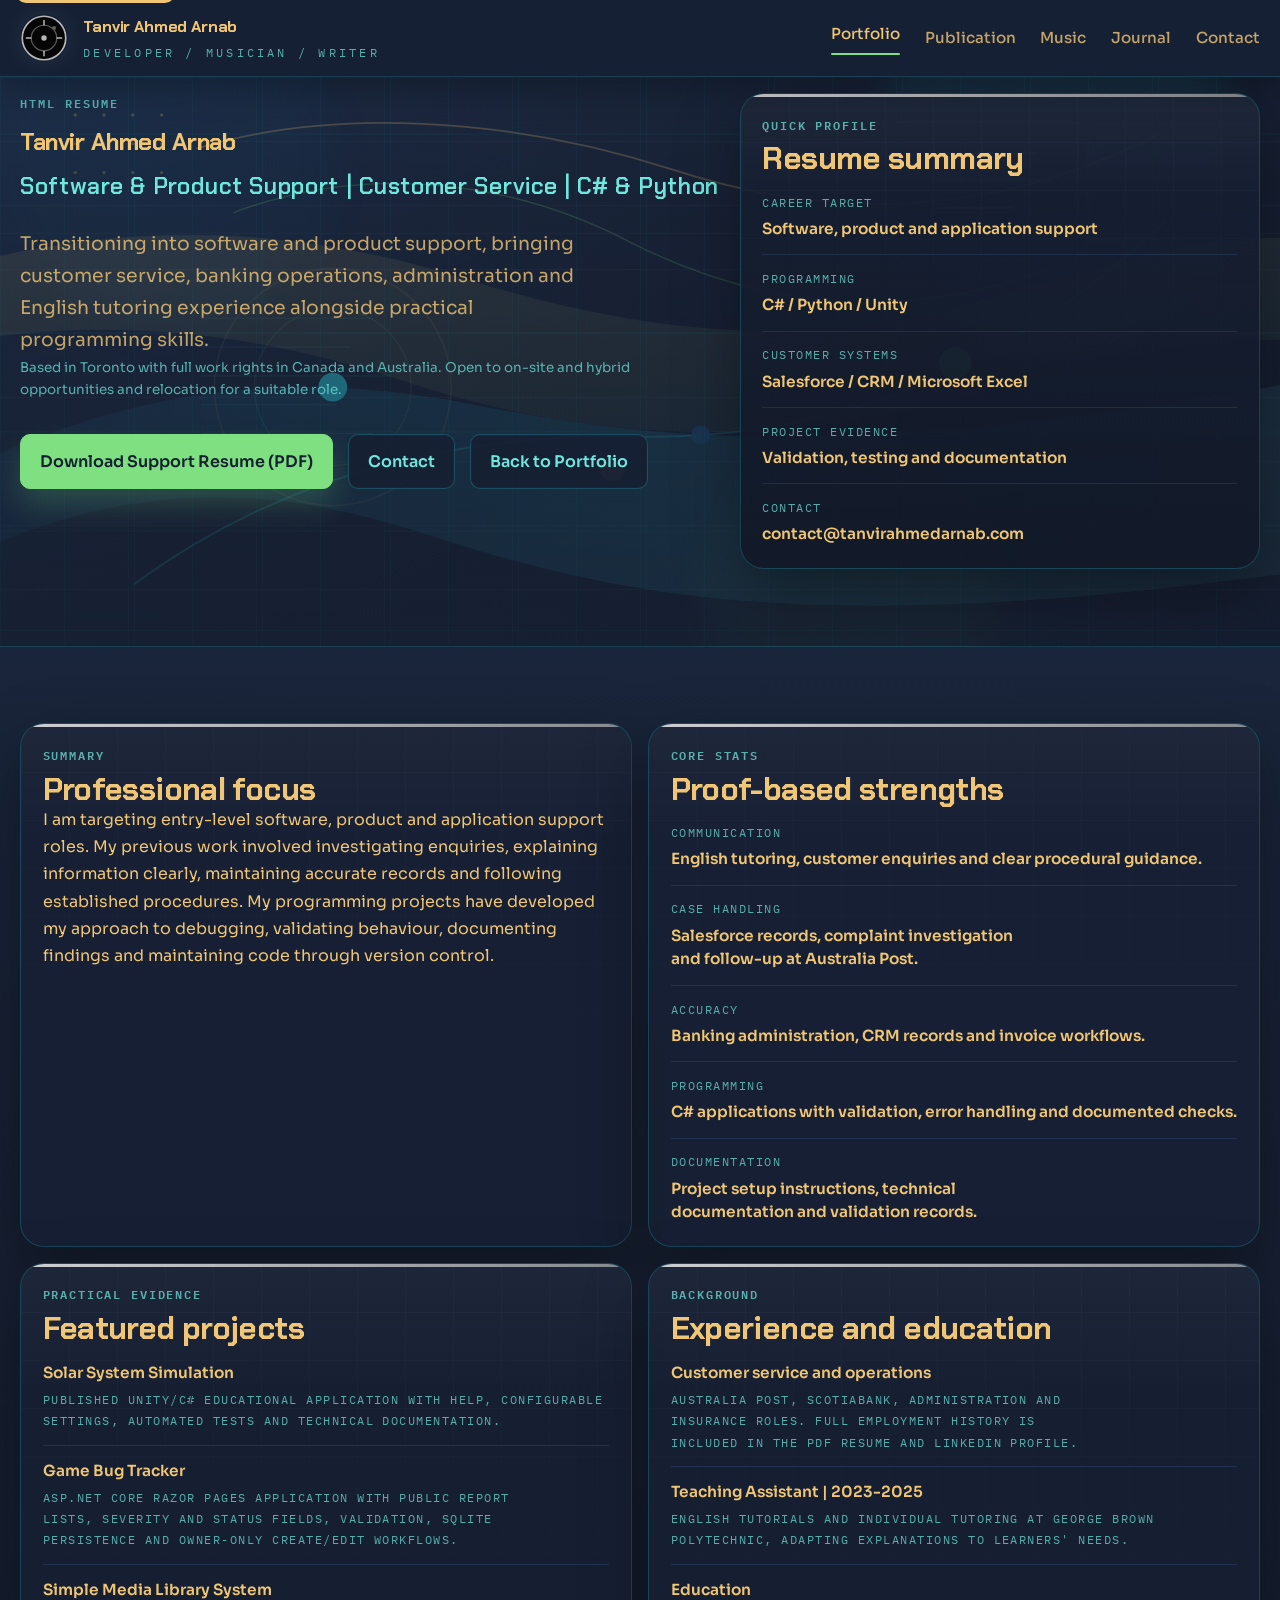
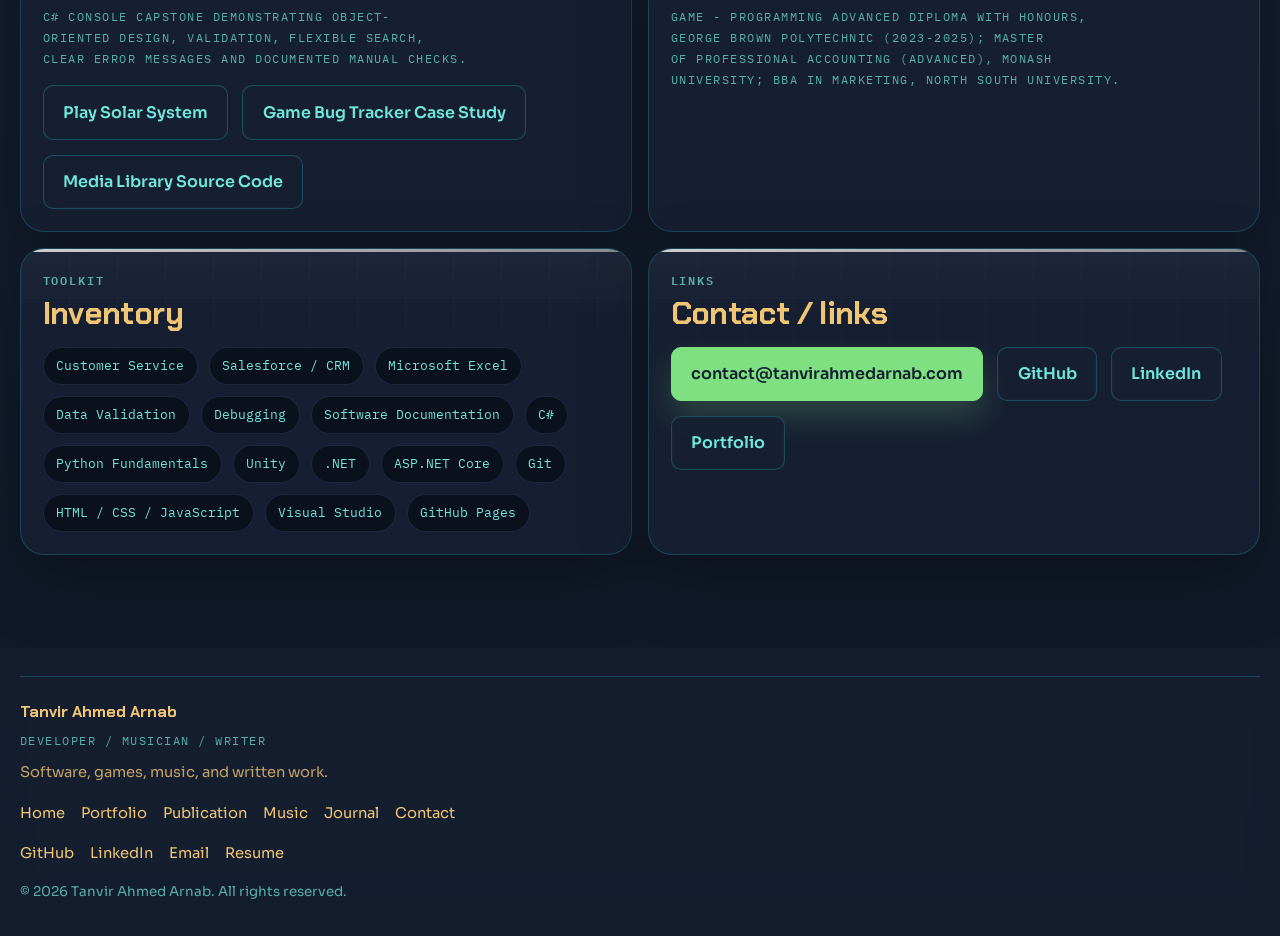
<file: resume.html>
<!DOCTYPE html>
<html lang="en">
<head>
  <meta charset="UTF-8">
  <meta name="viewport" content="width=device-width, initial-scale=1.0">
  <meta name="description" content="Support-focused resume for Tanvir Ahmed Arnab: customer service and operations experience, C# and Python education, debugging, validation and software documentation.">
  <meta name="author" content="Tanvir Ahmed Arnab">
  <meta name="robots" content="index,follow">
  <meta name="theme-color" content="#172033">
  <meta name="color-scheme" content="dark">
  <link rel="canonical" href="https://www.tanvirahmedarnab.com/resume.html">
  <meta property="og:type" content="website">
  <meta property="og:title" content="Resume | Tanvir Ahmed Arnab">
  <meta property="og:description" content="Support-focused resume for Tanvir Ahmed Arnab: customer service and operations experience, C# and Python education, debugging, validation and software documentation.">
  <meta property="og:url" content="https://www.tanvirahmedarnab.com/resume.html">
  <meta property="og:site_name" content="Tanvir Ahmed Arnab">
  <meta property="og:locale" content="en_CA">
  <meta property="og:image" content="https://www.tanvirahmedarnab.com/assets/social/og-site.jpg">
  <meta property="og:image:width" content="1200">
  <meta property="og:image:height" content="630">
  <meta property="og:image:alt" content="Monochrome social card for Tanvir Ahmed Arnab featuring the site name and the roles developer, musician, and writer.">
  <meta name="twitter:card" content="summary_large_image">
  <meta name="twitter:title" content="Resume | Tanvir Ahmed Arnab">
  <meta name="twitter:description" content="Support-focused resume for Tanvir Ahmed Arnab: customer service and operations experience, C# and Python education, debugging, validation and software documentation.">
  <meta name="twitter:image" content="https://www.tanvirahmedarnab.com/assets/social/og-site.jpg">
  <meta name="twitter:image:alt" content="Monochrome social card for Tanvir Ahmed Arnab featuring the site name and the roles developer, musician, and writer.">
  <link rel="icon" type="image/svg+xml" href="assets/branding/taa-circle-mark.svg" sizes="any">
  <link rel="icon" type="image/png" sizes="32x32" href="assets/branding/favicon-32x32.png">
  <link rel="apple-touch-icon" href="assets/branding/apple-touch-icon.png">
  <link rel="manifest" href="site.webmanifest">
  <script type="application/ld+json">
    {
      "@context": "https://schema.org",
      "@type": "ProfilePage",
      "name": "Resume | Tanvir Ahmed Arnab",
      "url": "https://www.tanvirahmedarnab.com/resume.html",
      "description": "Support-focused resume for Tanvir Ahmed Arnab: customer service and operations experience, C# and Python education, debugging, validation and software documentation.",
      "mainEntity": {
        "@type": "Person",
        "name": "Tanvir Ahmed Arnab",
        "url": "https://www.tanvirahmedarnab.com/",
        "sameAs": [
          "https://github.com/TanvirAhmedArnab",
          "https://www.linkedin.com/in/taanb/"
        ]
      },
      "isPartOf": {
        "@type": "WebSite",
        "name": "Tanvir Ahmed Arnab",
        "url": "https://www.tanvirahmedarnab.com/"
      },
      "inLanguage": "en"
    }
  </script>
  <title>Resume | Tanvir Ahmed Arnab</title>
  <link rel="preconnect" href="https://fonts.googleapis.com">
  <link rel="preconnect" href="https://fonts.gstatic.com" crossorigin>
  <link href="https://fonts.googleapis.com/css2?family=Chakra+Petch:wght@500;600;700&family=IBM+Plex+Mono:wght@400;500;600&family=Sora:wght@400;500;600;700&display=swap" rel="stylesheet">
  <link rel="stylesheet" href="styles/site.css">
</head>
<body class="resume-page project-theme--portfolio">
  <a class="skip-link" href="#main">Skip to content</a>

  <header class="site-header">
    <div class="inner">
      <a class="brand brand--sigil" href="index.html" aria-label="Tanvir Ahmed Arnab home">
        <img class="brand-mark brand-mark-sigil" src="assets/branding/taa-circle-mark.svg" alt="" width="64" height="64">
        <span class="brand-lockup">
          <span class="brand-name">Tanvir Ahmed Arnab</span>
          <span class="brand-role">developer / musician / writer</span>
        </span>
      </a>
      <button class="menu-toggle" type="button" aria-expanded="false" aria-controls="site-nav">
        Menu
      </button>
      <nav class="site-nav" id="site-nav" aria-label="Primary">
        <a class="is-current" aria-current="page" href="portfolio.html">Portfolio</a>
        <a href="publication.html">Publication</a>
        <a href="music.html">Music</a>
        <a href="journal.html">Journal</a>
        <a href="contact.html">Contact</a>
      </nav>
    </div>
  </header>

  <main id="main" class="resume-shell">
    <section class="section resume-hero">
      <div class="inner resume-hero-grid">
        <div class="resume-hero-copy reveal">
          <p class="eyebrow">HTML Resume</p>
          <h1>Tanvir Ahmed Arnab</h1>
          <p class="hero-role-line">Software &amp; Product Support | Customer Service | C# &amp; Python</p>
          <p class="hero-copy">
            Transitioning into software and product support, bringing customer service, banking operations, administration and English tutoring experience alongside practical programming skills.
          </p>
          <p class="resume-note">Based in Toronto with full work rights in Canada and Australia. Open to on-site and hybrid opportunities and relocation for a suitable role.</p>
          <div class="hero-actions">
            <a class="button button-primary" href="assets/taarn-support-resume.pdf" download>Download Support Resume (PDF)</a>
            <a class="button button-secondary" href="mailto:contact@tanvirahmedarnab.com">Contact</a>
            <a class="button button-secondary" href="portfolio.html">Back to Portfolio</a>
          </div>
        </div>
        <aside class="hero-proof-card reveal">
          <p class="proof-kicker">Quick profile</p>
          <h2>Resume summary</h2>
          <ul class="proof-list">
            <li><span>Career Target</span><strong>Software, product and application support</strong></li>
            <li><span>Programming</span><strong>C# / Python / Unity</strong></li>
            <li><span>Customer Systems</span><strong>Salesforce / CRM / Microsoft Excel</strong></li>
            <li><span>Project Evidence</span><strong>Validation, testing and documentation</strong></li>
            <li><span>Contact</span><strong>contact@tanvirahmedarnab.com</strong></li>
          </ul>
        </aside>
      </div>
    </section>

    <section class="section">
      <div class="inner resume-grid">
        <section class="resume-card reveal">
          <p class="proof-kicker">Summary</p>
          <h2>Professional focus</h2>
          <p>
            I am targeting entry-level software, product and application support roles. My previous work involved investigating enquiries, explaining information clearly, maintaining accurate records and following established procedures. My programming projects have developed my approach to debugging, validating behaviour, documenting findings and maintaining code through version control.
          </p>
        </section>

        <section class="resume-card reveal">
          <p class="proof-kicker">Core stats</p>
          <h2>Proof-based strengths</h2>
          <ul class="evidence-list">
            <li><span>Communication</span><strong>English tutoring, customer enquiries and clear procedural guidance.</strong></li>
            <li><span>Case Handling</span><strong>Salesforce records, complaint investigation and follow-up at Australia Post.</strong></li>
            <li><span>Accuracy</span><strong>Banking administration, CRM records and invoice workflows.</strong></li>
            <li><span>Programming</span><strong>C# applications with validation, error handling and documented checks.</strong></li>
            <li><span>Documentation</span><strong>Project setup instructions, technical documentation and validation records.</strong></li>
          </ul>
        </section>

        <section class="resume-card reveal">
          <p class="proof-kicker">Practical evidence</p>
          <h2>Featured projects</h2>
          <ul class="resume-list">
            <li>
              <strong>Solar System Simulation</strong>
              <span>Published Unity/C# educational application with Help, configurable settings, automated tests and technical documentation.</span>
            </li>
            <li>
              <strong>Game Bug Tracker</strong>
              <span>ASP.NET Core Razor Pages application with public report lists, severity and status fields, validation, SQLite persistence and owner-only create/edit workflows.</span>
            </li>
            <li>
              <strong>Simple Media Library System</strong>
              <span>C# console capstone demonstrating object-oriented design, validation, flexible search, clear error messages and documented manual checks.</span>
            </li>
          </ul>
          <div class="stacked-links">
            <a class="button button-secondary" href="https://tanvirahmedarnab.itch.io/solar-system-simulation">Play Solar System</a>
            <a class="button button-secondary" href="game-bug-tracker.html">Game Bug Tracker Case Study</a>
            <a class="button button-secondary" href="https://github.com/TanvirAhmedArnab/MediaLibrarySystem">Media Library Source Code</a>
          </div>
        </section>

        <section class="resume-card reveal">
          <p class="proof-kicker">Background</p>
          <h2>Experience and education</h2>
          <ul class="resume-list">
            <li>
              <strong>Customer service and operations</strong>
              <span>Australia Post, Scotiabank, administration and insurance roles. Full employment history is included in the PDF resume and LinkedIn profile.</span>
            </li>
            <li>
              <strong>Teaching Assistant | 2023-2025</strong>
              <span>English tutorials and individual tutoring at George Brown Polytechnic, adapting explanations to learners' needs.</span>
            </li>
            <li>
              <strong>Education</strong>
              <span>Game - Programming advanced diploma with Honours, George Brown Polytechnic (2023-2025); Master of Professional Accounting (Advanced), Monash University; BBA in Marketing, North South University.</span>
            </li>
          </ul>
        </section>

        <section class="resume-card reveal">
          <p class="proof-kicker">Toolkit</p>
          <h2>Inventory</h2>
          <ul class="inventory-list">
            <li>Customer Service</li>
            <li>Salesforce / CRM</li>
            <li>Microsoft Excel</li>
            <li>Data Validation</li>
            <li>Debugging</li>
            <li>Software Documentation</li>
            <li>C#</li>
            <li>Python Fundamentals</li>
            <li>Unity</li>
            <li>.NET</li>
            <li>ASP.NET Core</li>
            <li>Git</li>
            <li>HTML / CSS / JavaScript</li>
            <li>Visual Studio</li>
            <li>GitHub Pages</li>
          </ul>
        </section>

        <section class="resume-card reveal">
          <p class="proof-kicker">Links</p>
          <h2>Contact / links</h2>
          <div class="stacked-links">
            <a class="button button-primary" href="mailto:contact@tanvirahmedarnab.com">contact@tanvirahmedarnab.com</a>
            <a class="button button-secondary" href="https://github.com/TanvirAhmedArnab" target="_blank" rel="noopener noreferrer">GitHub</a>
            <a class="button button-secondary" href="https://www.linkedin.com/in/taanb/" target="_blank" rel="noopener noreferrer">LinkedIn</a>
            <a class="button button-secondary" href="https://www.tanvirahmedarnab.com/">Portfolio</a>
          </div>
        </section>
      </div>
    </section>
  </main>
  <footer class="site-footer">
    <div class="inner footer-content footer-content-compact">
      <div class="footer-identity">
        <div class="footer-stack">
          <span class="footer-name">Tanvir Ahmed Arnab</span>
          <span class="footer-role">developer / musician / writer</span>
        </div>
        <p class="footer-intro">Software, games, music, and written work.</p>
      </div>
      <nav class="footer-links footer-links-primary" aria-label="Footer">
        <a class="inline-link" href="index.html">Home</a>
        <a class="inline-link" href="portfolio.html">Portfolio</a>
        <a class="inline-link" href="publication.html">Publication</a>
        <a class="inline-link" href="music.html">Music</a>
        <a class="inline-link" href="journal.html">Journal</a>
        <a class="inline-link" href="contact.html">Contact</a>
      </nav>
      <div class="footer-links footer-links-utility">
        <a class="inline-link" href="https://github.com/TanvirAhmedArnab" target="_blank" rel="noopener noreferrer">GitHub</a>
        <a class="inline-link" href="https://www.linkedin.com/in/taanb/" target="_blank" rel="noopener noreferrer">LinkedIn</a>
        <a class="inline-link" href="mailto:contact@tanvirahmedarnab.com">Email</a>
        <a class="inline-link" href="resume.html">Resume</a>
      </div>
      <p class="footer-copyright">&copy; 2026 Tanvir Ahmed Arnab. All rights reserved.</p>
    </div>
  </footer>

  <script src="script.js"></script>
</body>
</html>
</file>
<file: styles/site.css>
:root {
  color-scheme: dark;
  --bg: #0d0d0d;
  --bg-deep: #090909;
  --bg-elevated: #151515;
  --bg-soft: #202020;
  --surface: rgba(18, 18, 18, 0.86);
  --surface-strong: rgba(15, 15, 15, 0.94);
  --surface-soft: rgba(26, 26, 26, 0.82);
  --text: #f2f2f2;
  --text-soft: #bfbfbf;
  --text-muted: #737373;
  --line: rgba(191, 191, 191, 0.16);
  --line-strong: rgba(242, 242, 242, 0.28);
  --accent: #f2f2f2;
  --accent-soft: #f2f2f2;
  --accent-strong: #d9d9d9;
  --accent-hot: #f2f2f2;
  --accent-violet: #cccccc;
  --header-bg: rgba(13, 13, 13, 0.94);
  --header-border: rgba(191, 191, 191, 0.14);
  --header-shadow: 0 10px 26px rgba(0, 0, 0, 0.2);
  --header-text: #f2f2f2;
  --header-text-soft: #bfbfbf;
  --header-text-muted: #737373;
  --header-button-bg: rgba(18, 18, 18, 0.82);
  --header-button-border: rgba(191, 191, 191, 0.16);
  --header-accent: #f2f2f2;
  --header-min-height: 4.75rem;
  --header-brand-size: 3rem;
  --header-brand-name-size: 1rem;
  --header-brand-role-size: 0.72rem;
  --header-nav-font-size: 0.95rem;
  --header-nav-gap: 1.55rem;
  --section-hero-height: clamp(31rem, 44vw, 42rem);
  --section-hero-copy-top: clamp(7rem, 10vw, 8.5rem);
  --section-hero-copy-bottom: clamp(3rem, 5vw, 4.5rem);
  --section-heading-size: clamp(3rem, 5.8vw, 4.85rem);
  --section-heading-max: 14ch;
  --section-prose-size: clamp(0.98rem, 1.12vw, 1.04rem);
  --section-prose-line: 1.72;
  --section-card-heading-size: clamp(1.9rem, 3vw, 2.55rem);
  --section-card-padding: 1.45rem;
  --section-grid-gap: 1.15rem;
  --section-shell-width: 1260px;
  --section-immersive-overlap: 0rem;
  --shadow: 0 24px 64px rgba(0, 0, 0, 0.34);
  --shadow-soft: 0 14px 32px rgba(0, 0, 0, 0.24);
  --radius: 24px;
  --radius-tight: 10px;
  --content-width: 1260px;
  --visual-width: 1480px;
}

*,
*::before,
*::after {
  box-sizing: border-box;
}

html {
  scroll-behavior: smooth;
}

body {
  margin: 0;
  font-family: "Sora", "Segoe UI", Roboto, Helvetica, Arial, sans-serif;
  line-height: 1.7;
  color: var(--text);
  background:
    radial-gradient(circle at 50% -8%, rgba(242, 242, 242, 0.08), transparent 24%),
    linear-gradient(180deg, #171717 0%, #0d0d0d 42%, #090909 100%);
  position: relative;
  overflow-x: hidden;
}

body::before,
body::after {
  content: "";
  position: fixed;
  inset: 0;
  pointer-events: none;
  z-index: -2;
}

body::before {
  background:
    radial-gradient(circle at 24% 22%, rgba(242, 242, 242, 0.04), transparent 0 18%),
    radial-gradient(circle at 74% 18%, rgba(242, 242, 242, 0.035), transparent 0 16%),
    radial-gradient(circle at 50% 82%, rgba(242, 242, 242, 0.03), transparent 0 18%);
  filter: blur(20px);
  animation: drift-glow 16s ease-in-out infinite alternate;
}

body::after {
  z-index: -1;
  opacity: 0.2;
  background:
    linear-gradient(rgba(242, 242, 242, 0.03) 1px, transparent 1px),
    linear-gradient(90deg, rgba(242, 242, 242, 0.03) 1px, transparent 1px),
    linear-gradient(180deg, rgba(255, 255, 255, 0.03), transparent 34%);
  background-size: 72px 72px, 72px 72px, auto;
  animation: drift-grid 20s linear infinite;
}

.project-theme--portfolio {
  --text: #F0C674;
  --text-soft: rgba(240, 198, 116, 0.8);
  --text-muted: rgba(111, 231, 221, 0.72);
  --line: rgba(40, 194, 209, 0.24);
  --line-strong: rgba(30, 76, 115, 0.34);
  --accent: #28C2D1;
  --accent-soft: #6FE7DD;
  --accent-strong: #7EE081;
  --accent-hot: #F0C674;
  --accent-violet: #7EE081;
  --bg: #101827;
  --bg-deep: #101827;
  --bg-elevated: #172033;
  --bg-soft: #1d2d47;
  --surface: rgba(23, 32, 51, 0.92);
  --surface-strong: rgba(17, 24, 39, 0.96);
  --surface-soft: rgba(23, 32, 51, 0.84);
  --header-bg: rgba(23, 32, 51, 0.94);
  --header-border: rgba(40, 194, 209, 0.18);
  --header-shadow: 0 14px 30px rgba(0, 0, 0, 0.24);
  --header-text: #F0C674;
  --header-text-soft: rgba(240, 198, 116, 0.8);
  --header-text-muted: rgba(111, 231, 221, 0.72);
  --header-button-bg: rgba(23, 32, 51, 0.98);
  --header-button-border: rgba(111, 231, 221, 0.22);
  --header-accent: #7EE081;
  background:
    radial-gradient(circle at 14% 18%, rgba(30, 76, 115, 0.22), transparent 0 20%),
    radial-gradient(circle at 82% 16%, rgba(40, 194, 209, 0.18), transparent 0 20%),
    radial-gradient(circle at 56% 82%, rgba(126, 224, 129, 0.12), transparent 0 18%),
    linear-gradient(180deg, #1d2d47 0%, #172033 42%, #101827 100%);
  color: var(--text);
}

.project-theme--portfolio::before {
  background:
    radial-gradient(circle at 18% 24%, rgba(40, 194, 209, 0.12), transparent 0 18%),
    radial-gradient(circle at 80% 20%, rgba(126, 224, 129, 0.12), transparent 0 18%),
    radial-gradient(circle at 48% 84%, rgba(240, 198, 116, 0.08), transparent 0 18%);
  filter: blur(20px);
  opacity: 1;
}

.project-theme--portfolio::after {
  opacity: 0.16;
  background:
    linear-gradient(rgba(40, 194, 209, 0.05) 1px, transparent 1px),
    linear-gradient(90deg, rgba(40, 194, 209, 0.05) 1px, transparent 1px),
    linear-gradient(180deg, rgba(240, 198, 116, 0.08), transparent 36%);
  background-size: 72px 72px, 72px 72px, auto;
}

.project-theme--publication {
  --text: #F2BD1D;
  --text-soft: rgba(242, 189, 29, 0.8);
  --text-muted: rgba(4, 178, 217, 0.72);
  --line: rgba(4, 178, 217, 0.24);
  --line-strong: rgba(210, 35, 120, 0.34);
  --accent: #04B2D9;
  --accent-soft: #04B2D9;
  --accent-strong: #D92378;
  --accent-hot: #F2541B;
  --accent-violet: #D92378;
  --bg: #162f44;
  --bg-deep: #162f44;
  --bg-elevated: #1C3D59;
  --bg-soft: #244563;
  --surface: rgba(28, 61, 89, 0.92);
  --surface-strong: rgba(22, 47, 68, 0.96);
  --surface-soft: rgba(28, 61, 89, 0.84);
  --header-bg: rgba(28, 61, 89, 0.94);
  --header-border: rgba(4, 178, 217, 0.2);
  --header-shadow: 0 14px 30px rgba(0, 0, 0, 0.22);
  --header-text: #F2BD1D;
  --header-text-soft: rgba(242, 189, 29, 0.8);
  --header-text-muted: rgba(4, 178, 217, 0.72);
  --header-button-bg: rgba(28, 61, 89, 0.98);
  --header-button-border: rgba(4, 178, 217, 0.24);
  --header-accent: #D92378;
  background:
    radial-gradient(circle at 14% 18%, rgba(217, 35, 120, 0.18), transparent 0 20%),
    radial-gradient(circle at 84% 16%, rgba(242, 84, 27, 0.14), transparent 0 18%),
    radial-gradient(circle at 56% 82%, rgba(4, 178, 217, 0.14), transparent 0 20%),
    linear-gradient(180deg, #244563 0%, #1C3D59 40%, #162f44 100%);
  color: var(--text);
}

.project-theme--publication::before {
  background:
    radial-gradient(circle at 18% 24%, rgba(217, 35, 120, 0.12), transparent 0 18%),
    radial-gradient(circle at 80% 20%, rgba(4, 178, 217, 0.12), transparent 0 18%),
    radial-gradient(circle at 48% 84%, rgba(242, 84, 27, 0.1), transparent 0 18%);
  filter: blur(20px);
  opacity: 1;
}

.project-theme--publication::after {
  opacity: 0.14;
  background:
    linear-gradient(rgba(4, 178, 217, 0.06) 1px, transparent 1px),
    linear-gradient(90deg, rgba(4, 178, 217, 0.06) 1px, transparent 1px),
    linear-gradient(180deg, rgba(242, 189, 29, 0.08), transparent 36%);
  background-size: 72px 72px, 72px 72px, auto;
}

img {
  display: block;
  max-width: 100%;
}

a {
  color: inherit;
}

p,
ul {
  margin: 0;
}

h1,
h2,
h3 {
  margin: 0;
  line-height: 1.04;
  letter-spacing: -0.02em;
  font-family: "Chakra Petch", "Sora", sans-serif;
}

code {
  padding: 0.1rem 0.35rem;
  border-radius: 0.35rem;
  background: rgba(255, 255, 255, 0.05);
  color: var(--accent-soft);
  font-family: "IBM Plex Mono", monospace;
  font-size: 0.95em;
}

ul {
  padding-left: 1.2rem;
}

.visually-hidden {
  position: absolute;
  width: 1px;
  height: 1px;
  padding: 0;
  margin: -1px;
  overflow: hidden;
  clip: rect(0, 0, 0, 0);
  white-space: nowrap;
  border: 0;
}

.skip-link {
  position: absolute;
  left: 1rem;
  top: -3rem;
  padding: 0.75rem 1rem;
  background: var(--accent);
  color: #0d0d0d;
  border-radius: var(--radius-tight);
  z-index: 30;
  text-decoration: none;
}

.skip-link:focus {
  top: 1rem;
}

.inner {
  width: min(calc(100% - 2.5rem), var(--content-width));
  margin: 0 auto;
}

.site-header {
  position: sticky;
  top: 0;
  z-index: 20;
  backdrop-filter: blur(18px);
  background: var(--header-bg);
  border-bottom: 1px solid var(--header-border);
  box-shadow: var(--header-shadow);
}

.site-header .inner {
  display: flex;
  align-items: center;
  justify-content: space-between;
  gap: 1.5rem;
  min-height: var(--header-min-height);
}

.brand {
  display: inline-flex;
  align-items: center;
  gap: 0.95rem;
  text-decoration: none;
}

.brand-mark {
  width: var(--header-brand-size);
  height: var(--header-brand-size);
  flex: 0 0 auto;
  border-radius: 999px;
  object-fit: cover;
  filter: grayscale(1) brightness(0.92) contrast(1.06);
}

.brand-lockup {
  display: grid;
  gap: 0.16rem;
}

.brand-name {
  color: var(--header-text);
  font-family: "Chakra Petch", "Sora", sans-serif;
  font-size: var(--header-brand-name-size);
  font-weight: 700;
  letter-spacing: -0.01em;
}

.brand-role {
  color: var(--header-text-muted);
  font-size: var(--header-brand-role-size);
  letter-spacing: 0.28em;
  text-transform: uppercase;
  font-family: "IBM Plex Mono", monospace;
}

.site-nav {
  display: flex;
  align-items: center;
  gap: var(--header-nav-gap);
}

.site-nav a {
  position: relative;
  color: var(--header-text-soft);
  text-decoration: none;
  font-size: var(--header-nav-font-size);
  font-weight: 500;
  transition: color 160ms ease;
}

.inline-link {
  color: var(--accent-soft);
  text-decoration: none;
}

.inline-link:hover,
.inline-link:focus-visible {
  color: var(--text);
  text-decoration: underline;
  text-underline-offset: 0.12em;
}

.site-nav a:hover,
.site-nav a:focus-visible {
  color: var(--header-text);
}

.menu-toggle {
  display: none;
  border: 1px solid var(--header-button-border);
  border-radius: var(--radius-tight);
  background: var(--header-button-bg);
  color: var(--header-text);
  padding: 0.65rem 0.9rem;
  font: inherit;
}

.hero,
.project-hero {
  position: relative;
  min-height: min(88vh, 56rem);
  display: flex;
  align-items: center;
  isolation: isolate;
  overflow: clip;
}

.hero::before,
.project-hero::before {
  content: "";
  position: absolute;
  inset: 0;
  z-index: -2;
  transform: scale(1.03);
}

.hero::before {
  background:
    linear-gradient(135deg, rgba(15, 15, 15, 0.96) 0%, rgba(18, 18, 18, 0.84) 46%, rgba(10, 10, 10, 0.96) 100%),
    radial-gradient(circle at 18% 20%, rgba(242, 242, 242, 0.06), transparent 22%),
    radial-gradient(circle at 78% 24%, rgba(242, 242, 242, 0.05), transparent 18%),
    linear-gradient(rgba(242, 242, 242, 0.03) 1px, transparent 1px),
    linear-gradient(90deg, rgba(242, 242, 242, 0.03) 1px, transparent 1px),
    linear-gradient(180deg, #151515 0%, #0d0d0d 100%);
  background-size: auto, auto, auto, auto, 54px 54px, 54px 54px, auto;
}

.project-hero::before {
  background:
    linear-gradient(135deg, rgba(12, 12, 12, 0.96) 0%, rgba(14, 14, 14, 0.86) 45%, rgba(12, 12, 12, 0.96) 100%),
    var(--hero-image) center / cover no-repeat;
}

.project-hero--tracker::before {
  background:
    linear-gradient(135deg, rgba(12, 12, 12, 0.96) 0%, rgba(17, 17, 17, 0.86) 46%, rgba(12, 12, 12, 0.96) 100%),
    radial-gradient(circle at 26% 30%, rgba(242, 242, 242, 0.06), transparent 20%),
    linear-gradient(rgba(242, 242, 242, 0.025) 1px, transparent 1px),
    linear-gradient(90deg, rgba(242, 242, 242, 0.025) 1px, transparent 1px),
    linear-gradient(180deg, #161616 0%, #0d0d0d 100%);
  background-size: auto, auto, 42px 42px, 42px 42px, auto;
}

.project-hero--book::before {
  background:
    linear-gradient(135deg, rgba(12, 12, 12, 0.96) 0%, rgba(17, 17, 17, 0.86) 46%, rgba(12, 12, 12, 0.96) 100%),
    radial-gradient(circle at 16% 18%, rgba(242, 242, 242, 0.05), transparent 22%),
    linear-gradient(rgba(242, 242, 242, 0.025) 1px, transparent 1px),
    linear-gradient(90deg, rgba(242, 242, 242, 0.025) 1px, transparent 1px),
    linear-gradient(180deg, #161616 0%, #0d0d0d 100%);
  background-size: auto, auto, auto, 42px 42px, 42px 42px, auto;
}

.hero::after,
.project-hero::after {
  content: "";
  position: absolute;
  inset: 0;
  z-index: -1;
  background:
    linear-gradient(180deg, rgba(5, 8, 13, 0.18) 0%, rgba(5, 8, 13, 0.88) 100%),
    radial-gradient(circle at 78% 24%, rgba(255, 255, 255, 0.04), transparent 18%);
}

.project-theme--portfolio .skip-link {
  background: #F0C674;
  color: #172033;
}

.project-theme--publication .skip-link {
  background: #F2BD1D;
  color: #1C3D59;
}

.project-theme--portfolio .project-hero {
  border-bottom: 1px solid rgba(40, 194, 209, 0.2);
}

.project-theme--publication .project-hero {
  border-bottom: 1px solid rgba(4, 178, 217, 0.22);
}

.project-theme--portfolio .project-hero--tracker::before {
  background:
    linear-gradient(180deg, rgba(23, 32, 51, 0.16) 0%, rgba(23, 32, 51, 0.46) 100%),
    url("../assets/portfolio/portfolio-hero-abstract.svg") center / cover no-repeat;
}

.project-theme--portfolio .project-hero::after {
  background:
    linear-gradient(180deg, rgba(23, 32, 51, 0.12) 0%, rgba(23, 32, 51, 0.72) 100%),
    radial-gradient(circle at 78% 24%, rgba(111, 231, 221, 0.07), transparent 18%);
}

.project-theme--publication .project-hero--book::before {
  background:
    linear-gradient(180deg, rgba(28, 61, 89, 0.16) 0%, rgba(28, 61, 89, 0.42) 100%),
    url("../assets/publication/publication-hero-abstract.svg") center / cover no-repeat;
}

.project-theme--publication .project-hero::after {
  background:
    linear-gradient(180deg, rgba(28, 61, 89, 0.14) 0%, rgba(28, 61, 89, 0.68) 100%),
    radial-gradient(circle at 78% 24%, rgba(4, 178, 217, 0.08), transparent 18%);
}

.hero-shell {
  display: grid;
  grid-template-columns: minmax(0, 1.06fr) minmax(20rem, 0.94fr);
  gap: 1.6rem;
  align-items: end;
  padding: clamp(5rem, 9vw, 7rem) 0 clamp(2rem, 5vw, 3.2rem);
}

.hero-content,
.project-hero-inner {
  padding: 0;
}

.hero-visual {
  align-self: stretch;
  display: flex;
}

.book-hero-grid {
  display: grid;
  grid-template-columns: 1fr;
  gap: 1.25rem;
  align-items: start;
  padding: clamp(5rem, 9vw, 7rem) 0 clamp(2rem, 5vw, 3.2rem);
}

.tracker-hero-grid {
  display: grid;
  grid-template-columns: 1fr;
  gap: 1.25rem;
  align-items: start;
  padding: clamp(5rem, 9vw, 7rem) 0 clamp(2rem, 5vw, 3.2rem);
}

.tracker-hero-shot {
  display: grid;
  gap: 0.9rem;
}

.tracker-hero-shot figure,
.tracker-hero-proof {
  margin: 0;
  position: relative;
  overflow: hidden;
  padding: 1rem;
  border-radius: var(--radius);
  border: 1px solid var(--line);
  background: rgba(8, 12, 24, 0.82);
  box-shadow: var(--shadow);
}

.tracker-hero-shot figure::after,
.tracker-hero-proof::after {
  content: "";
  position: absolute;
  inset: 0 auto auto 0;
  width: 100%;
  height: 3px;
  background: linear-gradient(90deg, var(--accent) 0%, var(--accent-violet) 52%, var(--accent-hot) 100%);
}

.tracker-hero-shot img {
  width: 100%;
  border-radius: calc(var(--radius) - 0.25rem);
  border: 1px solid rgba(103, 215, 255, 0.16);
  box-shadow: 0 20px 40px rgba(0, 0, 0, 0.3);
  filter: brightness(0.97) contrast(1.08) saturate(1.04);
}

.tracker-hero-shot figcaption {
  margin-top: 0.8rem;
  color: var(--text-soft);
}

.tracker-hero-proof {
  display: grid;
  gap: 0.45rem;
}

.tracker-hero-proof p {
  color: var(--text-soft);
}

.eyebrow,
.proof-kicker,
.project-label,
.meta-label,
.panel-label {
  color: var(--text-muted);
  font-size: 0.78rem;
  font-weight: 600;
  text-transform: uppercase;
  letter-spacing: 0.16em;
  font-family: "IBM Plex Mono", monospace;
}

.eyebrow {
  margin-bottom: 1rem;
}

.hero h1,
.project-hero h1 {
  max-width: 12ch;
  font-size: clamp(3rem, 6vw, 5.4rem);
  color: var(--text);
}

.hero-copy {
  max-width: 36rem;
  margin-top: 1.35rem;
  font-size: clamp(1rem, 2vw, 1.18rem);
  color: var(--text-soft);
}

.badge-row,
.project-badges {
  display: flex;
  flex-wrap: wrap;
  gap: 0.7rem;
}

.badge-row {
  margin-top: 1.2rem;
}

.status-chip,
.project-status {
  display: inline-flex;
  align-items: center;
  gap: 0.4rem;
  min-height: 2rem;
  padding: 0.35rem 0.75rem;
  border-radius: 999px;
  border: 1px solid rgba(191, 191, 191, 0.24);
  background: rgba(18, 18, 18, 0.72);
  color: var(--text-soft);
  font-family: "IBM Plex Mono", monospace;
  font-size: 0.78rem;
}

.project-badges span {
  display: inline-flex;
  align-items: center;
  min-height: 1.9rem;
  padding: 0.28rem 0.68rem;
  border-radius: 999px;
  border: 1px solid rgba(145, 164, 208, 0.16);
  background: rgba(10, 15, 29, 0.4);
  color: rgba(224, 232, 247, 0.72);
  font-family: "IBM Plex Mono", monospace;
  font-size: 0.76rem;
  letter-spacing: 0.08em;
  text-transform: uppercase;
}

.project-status-live {
  border-color: rgba(242, 242, 242, 0.36);
  color: var(--text);
}

.project-status-warm {
  border-color: rgba(191, 191, 191, 0.28);
  color: var(--text);
}

.site-note {
  display: inline-flex;
  margin-top: 1rem;
  padding: 0.75rem 0.95rem;
  border-radius: var(--radius-tight);
  border: 1px solid rgba(191, 191, 191, 0.2);
  background: rgba(18, 18, 18, 0.82);
  color: var(--text-soft);
  font-size: 0.94rem;
}

.project-theme--portfolio .tracker-hero-shot figure,
.project-theme--portfolio .tracker-hero-proof,
.project-theme--portfolio .book-cover-card,
.project-theme--portfolio .meta-grid div {
  background: linear-gradient(180deg, rgba(23, 32, 51, 0.94) 0%, rgba(17, 24, 39, 0.92) 100%);
}

.project-theme--publication .tracker-hero-shot figure,
.project-theme--publication .tracker-hero-proof,
.project-theme--publication .book-cover-card,
.project-theme--publication .meta-grid div {
  background: linear-gradient(180deg, rgba(28, 61, 89, 0.94) 0%, rgba(22, 47, 68, 0.92) 100%);
}

.project-theme--portfolio .status-chip,
.project-theme--portfolio .site-note {
  border-color: rgba(40, 194, 209, 0.22);
  background: rgba(23, 32, 51, 0.86);
  color: #F0C674;
}

.project-theme--publication .status-chip,
.project-theme--publication .site-note {
  border-color: rgba(4, 178, 217, 0.24);
  background: rgba(28, 61, 89, 0.86);
  color: #F2BD1D;
}

.project-theme--portfolio .dossier-list li {
  background: linear-gradient(145deg, rgba(12, 22, 36, 0.84) 0%, rgba(19, 31, 49, 0.84) 100%);
  border-color: rgba(40, 194, 209, 0.16);
}

.project-theme--publication .dossier-list li {
  background: linear-gradient(145deg, rgba(24, 48, 70, 0.84) 0%, rgba(18, 39, 58, 0.84) 100%);
  border-color: rgba(4, 178, 217, 0.18);
}

.hero-actions,
.contact-links,
.stacked-links {
  display: flex;
  flex-wrap: wrap;
  gap: 0.9rem;
}

.hero-actions {
  margin-top: 2rem;
}

.button,
.text-link {
  display: inline-flex;
  align-items: center;
  justify-content: center;
  min-height: 2.95rem;
  padding: 0.8rem 1.2rem;
  border-radius: var(--radius-tight);
  border: 1px solid transparent;
  text-decoration: none;
  font-weight: 600;
  transition: transform 180ms ease, border-color 180ms ease, background 180ms ease, box-shadow 180ms ease;
}

.button:hover,
.button:focus-visible,
.text-link:hover,
.text-link:focus-visible,
.project-card-link:hover,
.project-card-link:focus-visible {
  transform: translateY(-2px);
}

.button-primary,
.button-secondary,
.button-ghost {
  background: rgba(18, 18, 18, 0.78);
  color: var(--text);
  border-color: rgba(191, 191, 191, 0.24);
  box-shadow: inset 0 0 0 1px rgba(255, 255, 255, 0.02);
}

.button-primary:hover,
.button-primary:focus-visible,
.button-secondary:hover,
.button-secondary:focus-visible,
.button-ghost:hover,
.button-ghost:focus-visible {
  border-color: rgba(242, 242, 242, 0.82);
  background: rgba(38, 38, 38, 0.94);
  box-shadow: 0 16px 34px rgba(0, 0, 0, 0.18);
}

.button-primary:active,
.button-secondary:active,
.button-ghost:active {
  border-color: rgba(242, 242, 242, 0.4);
  box-shadow: 0 10px 24px rgba(0, 0, 0, 0.16);
}

.project-theme--portfolio .button-primary,
.project-theme--portfolio .button-primary:visited {
  background: #7EE081;
  color: #172033;
  border-color: #7EE081;
  box-shadow: 0 16px 30px rgba(126, 224, 129, 0.2);
}

.project-theme--portfolio .button-secondary,
.project-theme--portfolio .button-secondary:visited {
  background: rgba(23, 32, 51, 0.94);
  color: #6FE7DD;
  border-color: rgba(40, 194, 209, 0.28);
  box-shadow: inset 0 0 0 1px rgba(240, 198, 116, 0.02);
}

.project-theme--portfolio .button-primary:hover,
.project-theme--portfolio .button-primary:focus-visible {
  background: #F0C674;
  border-color: #F0C674;
  color: #172033;
}

.project-theme--portfolio .button-secondary:hover,
.project-theme--portfolio .button-secondary:focus-visible {
  background: #1E4C73;
  border-color: #28C2D1;
  color: #F0C674;
  box-shadow: 0 18px 34px rgba(30, 76, 115, 0.24);
}

.project-theme--publication .button-primary,
.project-theme--publication .button-primary:visited {
  background: #D92378;
  color: #F2BD1D;
  border-color: #D92378;
  box-shadow: 0 16px 30px rgba(217, 35, 120, 0.22);
}

.project-theme--publication .button-secondary,
.project-theme--publication .button-secondary:visited {
  background: rgba(28, 61, 89, 0.94);
  color: #04B2D9;
  border-color: rgba(4, 178, 217, 0.28);
  box-shadow: inset 0 0 0 1px rgba(242, 189, 29, 0.02);
}

.project-theme--publication .button-primary:hover,
.project-theme--publication .button-primary:focus-visible {
  background: #F2BD1D;
  border-color: #F2BD1D;
  color: #1C3D59;
}

.project-theme--publication .button-secondary:hover,
.project-theme--publication .button-secondary:focus-visible {
  background: #F2541B;
  border-color: #F2541B;
  color: #F2BD1D;
  box-shadow: 0 18px 34px rgba(242, 84, 27, 0.22);
}

.signal-panel,
.project-card-link,
.proof-grid article,
.skill-group,
.content-block,
.contact-console,
.book-cover-card,
.meta-grid div,
.hero-proof-card,
.resume-card,
.error-console {
  position: relative;
  overflow: hidden;
  background: var(--surface);
  border: 1px solid var(--line);
  border-radius: var(--radius);
  box-shadow: var(--shadow);
}

.signal-panel::before,
.project-card-link::before,
.proof-grid article::before,
.skill-group::before,
.content-block::before,
.contact-console::before,
.book-cover-card::before,
.hero-proof-card::before,
.resume-card::before,
.error-console::before {
  content: "";
  position: absolute;
  inset: 0;
  background:
    linear-gradient(180deg, rgba(255, 255, 255, 0.04), transparent 28%),
    linear-gradient(90deg, rgba(242, 242, 242, 0.025) 1px, transparent 1px),
    linear-gradient(rgba(242, 242, 242, 0.025) 1px, transparent 1px);
  background-size: auto, 48px 48px, 48px 48px;
  mask-image: linear-gradient(180deg, rgba(0, 0, 0, 0.9), transparent 88%);
  pointer-events: none;
}

.signal-panel {
  display: grid;
  gap: 0.95rem;
  align-content: start;
  width: 100%;
  min-height: 100%;
  padding: 1.3rem;
  background:
    radial-gradient(circle at top right, rgba(242, 242, 242, 0.05), transparent 24%),
    linear-gradient(145deg, rgba(14, 14, 14, 0.96) 0%, rgba(18, 18, 18, 0.9) 100%);
}

.signal-panel::after,
.project-card-link::after,
.proof-grid article::after,
.skill-group::after,
.content-block::after,
.contact-console::after,
.book-cover-card::after,
.hero-proof-card::after,
.resume-card::after,
.error-console::after {
  content: "";
  position: absolute;
  inset: 0 auto auto 0;
  width: 100%;
  height: 3px;
  background: linear-gradient(90deg, rgba(242, 242, 242, 0.92) 0%, rgba(191, 191, 191, 0.72) 100%);
  opacity: 0.9;
  pointer-events: none;
}

.signal-header {
  display: flex;
  justify-content: space-between;
  align-items: center;
  gap: 1rem;
}

.signal-state {
  display: inline-flex;
  align-items: center;
  gap: 0.45rem;
  color: #d7f6ff;
  font-family: "IBM Plex Mono", monospace;
  font-size: 0.78rem;
  letter-spacing: 0.08em;
  text-transform: uppercase;
}

.signal-state::before {
  content: "";
  width: 0.55rem;
  height: 0.55rem;
  border-radius: 50%;
  background: var(--accent);
  box-shadow: 0 0 18px rgba(103, 215, 255, 0.7);
  animation: pulse-dot 1.9s ease-in-out infinite;
}

.signal-panel h2 {
  font-size: clamp(1.5rem, 3vw, 2.2rem);
}

.book-cover-card {
  display: grid;
  gap: 1rem;
  align-content: start;
  padding: 1.35rem;
  background:
    radial-gradient(circle at top right, rgba(242, 242, 242, 0.05), transparent 24%),
    linear-gradient(145deg, rgba(14, 14, 14, 0.96) 0%, rgba(18, 18, 18, 0.92) 100%);
}

.book-cover-art {
  width: 100%;
  aspect-ratio: 2 / 3;
  object-fit: cover;
  border-radius: calc(var(--radius) - 4px);
  border: 1px solid rgba(191, 191, 191, 0.18);
  box-shadow: 0 24px 60px rgba(0, 0, 0, 0.28);
}

.signal-copy {
  color: var(--text-soft);
}

.metric-grid {
  display: grid;
  grid-template-columns: repeat(2, minmax(0, 1fr));
  gap: 0.85rem;
}

.metric-card {
  display: grid;
  gap: 0.25rem;
  padding: 0.95rem;
  border-radius: var(--radius-tight);
  background: linear-gradient(145deg, rgba(16, 22, 40, 0.88) 0%, rgba(26, 20, 48, 0.84) 100%);
  border: 1px solid rgba(117, 155, 255, 0.2);
  box-shadow: var(--shadow-soft);
}

.metric-card span,
.metric-card small {
  font-family: "IBM Plex Mono", monospace;
}

.metric-card span {
  color: var(--text-muted);
  font-size: 0.73rem;
  text-transform: uppercase;
  letter-spacing: 0.08em;
}

.metric-card strong {
  font-size: 1.5rem;
  color: var(--accent-soft);
  font-family: "Chakra Petch", sans-serif;
}

.metric-card small {
  color: var(--text-soft);
  font-size: 0.74rem;
  line-height: 1.55;
}

.dossier-list {
  display: grid;
  gap: 0.7rem;
  list-style: none;
  padding: 0;
}

.dossier-list li {
  display: flex;
  justify-content: space-between;
  gap: 1rem;
  align-items: center;
  padding: 0.8rem 0.95rem;
  border-radius: var(--radius-tight);
  background: linear-gradient(145deg, rgba(12, 17, 31, 0.76) 0%, rgba(22, 16, 39, 0.76) 100%);
  border: 1px solid rgba(117, 155, 255, 0.18);
}

.dossier-list span {
  color: var(--text-muted);
  font-family: "IBM Plex Mono", monospace;
  font-size: 0.76rem;
  text-transform: uppercase;
  letter-spacing: 0.08em;
}

.dossier-list strong {
  color: var(--text-soft);
  font-size: 0.95rem;
  text-align: right;
}

.section {
  padding: clamp(4rem, 6vw, 6.4rem) 0;
}

.section-contrast {
  background:
    linear-gradient(180deg, rgba(8, 10, 22, 0.7) 0%, rgba(6, 8, 18, 0.7) 100%);
  border-top: 1px solid var(--line);
  border-bottom: 1px solid var(--line);
}

.section-heading {
  display: grid;
  gap: 1rem;
  margin-bottom: 2rem;
}

.section-heading h2,
.about-copy h2,
.contact-layout h2,
.content-block h2 {
  font-size: var(--section-card-heading-size);
  max-width: 18ch;
  text-wrap: balance;
}

.intro-strip {
  padding-top: 2rem;
  padding-bottom: 2rem;
}

.proof-grid,
.skill-groups,
.gallery-grid {
  display: grid;
  gap: 1rem;
}

.proof-grid {
  grid-template-columns: repeat(3, minmax(0, 1fr));
}

.proof-grid article,
.skill-group,
.content-block,
.project-card-link,
.contact-console {
  padding: var(--section-card-padding);
}

.proof-grid h2 {
  margin-bottom: 0.7rem;
  font-size: 1.42rem;
}

.proof-grid p,
.skill-group p,
.about-copy p,
.content-block p,
.content-block li,
.project-summary,
.project-copy li,
.meta-grid span,
.gallery-grid figcaption,
.contact-console p {
  color: var(--text-soft);
}

.content-block p,
.content-block li {
  font-size: var(--section-prose-size);
  line-height: var(--section-prose-line);
}

.proof-kicker,
.project-label,
.meta-label {
  display: block;
  margin-bottom: 0.5rem;
}

.project-grid {
  display: grid;
  gap: 1rem;
  grid-template-columns: repeat(2, minmax(0, 1fr));
}

.project-card {
  min-height: 100%;
  transition: opacity 180ms ease, transform 180ms ease, filter 180ms ease;
}

.project-card-featured {
  grid-column: span 2;
}

.project-card-link {
  height: 100%;
  color: inherit;
  text-decoration: none;
  padding: 0;
  transition: transform 180ms ease, border-color 180ms ease, box-shadow 180ms ease;
}

.project-card-link:hover,
.project-card-link:focus-visible {
  border-color: rgba(103, 215, 255, 0.46);
  box-shadow: 0 24px 65px rgba(0, 0, 0, 0.54), 0 0 0 1px rgba(138, 115, 255, 0.22);
}

.project-card-link img {
  width: 100%;
  aspect-ratio: 16 / 9;
  object-fit: cover;
}

.project-copy {
  position: relative;
  display: grid;
  gap: 1rem;
  padding: 1.5rem;
}

.project-copy h3 {
  font-size: 1.75rem;
  color: #f7fbff;
}

.project-meta-row {
  display: flex;
  justify-content: space-between;
  gap: 1rem;
  align-items: center;
  flex-wrap: wrap;
}

.project-points,
.detail-list {
  display: grid;
  gap: 0.72rem;
}

.project-points li::marker,
.detail-list li::marker {
  color: var(--accent-strong);
}

.text-link {
  width: fit-content;
  min-height: auto;
  padding: 0;
  color: var(--accent-soft);
  font-weight: 600;
}

.command-panel {
  position: relative;
}

.showcase-frame {
  position: relative;
  aspect-ratio: 16 / 9;
  overflow: hidden;
  border-radius: calc(var(--radius) - 2px);
  border: 1px solid rgba(103, 215, 255, 0.24);
  background:
    radial-gradient(circle at top left, rgba(103, 215, 255, 0.12), transparent 22%),
    linear-gradient(180deg, rgba(8, 11, 24, 0.96) 0%, rgba(8, 10, 20, 0.94) 100%);
  box-shadow: inset 0 0 0 1px rgba(255, 255, 255, 0.03);
}

.showcase-frame::before {
  content: "";
  position: absolute;
  inset: 0;
  background:
    linear-gradient(rgba(103, 215, 255, 0.06) 1px, transparent 1px),
    linear-gradient(90deg, rgba(103, 215, 255, 0.06) 1px, transparent 1px);
  background-size: 26px 26px;
  opacity: 0.36;
  pointer-events: none;
}

.showcase-canvas {
  display: block;
  width: 100%;
  height: 100%;
}

.showcase-overlay {
  position: absolute;
  inset: auto 0 0 0;
  display: grid;
  gap: 0.3rem;
  padding: 0.95rem 1rem 1rem;
  background: linear-gradient(180deg, transparent 0%, rgba(4, 6, 12, 0.9) 62%);
  pointer-events: none;
}

.showcase-title,
.showcase-help {
  font-family: "IBM Plex Mono", monospace;
}

.showcase-title {
  color: #f8fcff;
  font-size: 0.86rem;
  letter-spacing: 0.08em;
  text-transform: uppercase;
}

.showcase-help {
  color: var(--text-muted);
  font-size: 0.75rem;
}

.showcase-readout {
  display: grid;
  grid-template-columns: repeat(3, minmax(0, 1fr));
  gap: 0.75rem;
}

.showcase-readout article {
  display: grid;
  gap: 0.25rem;
  padding: 0.8rem 0.85rem;
  border-radius: var(--radius-tight);
  border: 1px solid rgba(103, 215, 255, 0.16);
  background: rgba(6, 10, 22, 0.8);
}

.showcase-readout span,
.mission-legend,
.mission-card-node,
.loadout-list span,
.quest-list span,
.stat-row span,
.showcase-readout strong,
.showcase-readout article span {
  font-family: "IBM Plex Mono", monospace;
}

.showcase-readout article span {
  color: var(--text-muted);
  font-size: 0.72rem;
  text-transform: uppercase;
  letter-spacing: 0.12em;
}

.showcase-readout article strong {
  color: #f6fbff;
  font-size: 0.92rem;
}

.mission-legend {
  display: flex;
  flex-wrap: wrap;
  gap: 1rem;
  margin-bottom: 1rem;
  color: var(--text-soft);
  font-size: 0.76rem;
  letter-spacing: 0.08em;
  text-transform: uppercase;
}

.mission-legend span {
  display: inline-flex;
  align-items: center;
  gap: 0.45rem;
}

.legend-dot {
  width: 0.75rem;
  height: 0.75rem;
  border-radius: 999px;
  border: 1px solid rgba(255, 255, 255, 0.14);
  box-shadow: 0 0 12px rgba(0, 0, 0, 0.2);
}

.legend-dot-live {
  background: linear-gradient(135deg, rgba(103, 215, 255, 0.95), rgba(138, 115, 255, 0.9));
}

.legend-dot-build {
  background: linear-gradient(135deg, rgba(255, 95, 167, 0.95), rgba(138, 115, 255, 0.9));
}

.legend-dot-publish {
  background: linear-gradient(135deg, rgba(255, 178, 95, 0.95), rgba(255, 95, 167, 0.9));
}

.mission-map {
  position: relative;
  display: grid;
  grid-template-columns: repeat(14, minmax(0, 1fr));
  gap: 1.2rem;
  align-items: stretch;
}

.mission-route {
  position: absolute;
  pointer-events: none;
  z-index: 0;
  height: 2px;
  background: linear-gradient(90deg, rgba(103, 215, 255, 0.08), rgba(103, 215, 255, 0.7), rgba(255, 95, 167, 0.62), rgba(255, 178, 95, 0.35));
  box-shadow: 0 0 16px rgba(103, 215, 255, 0.18);
}

.mission-route-alpha {
  top: 11.8rem;
  left: 26%;
  width: 24%;
  transform: rotate(-12deg);
}

.mission-route-beta {
  top: 25.8rem;
  left: 50%;
  width: 15%;
  transform: rotate(26deg);
}

.mission-node {
  position: relative;
  z-index: 1;
}

.mission-node-primary {
  grid-column: 1 / span 7;
}

.mission-node-secondary {
  grid-column: 8 / span 7;
  margin-top: 0;
}

.mission-node-tertiary {
  grid-column: 4 / span 8;
  margin-top: 1.2rem;
}

.mission-card {
  display: grid;
  height: 100%;
  transform-style: preserve-3d;
  transition: transform 220ms ease, border-color 180ms ease, box-shadow 180ms ease;
}

[data-tilt] {
  perspective: 1400px;
}

.mission-card-media {
  position: relative;
  aspect-ratio: 16 / 9;
  overflow: hidden;
  border-bottom: 1px solid rgba(103, 215, 255, 0.12);
}

.mission-card-media img {
  width: 100%;
  height: 100%;
  object-fit: cover;
}

.mission-card-media-ui {
  display: flex;
  align-items: center;
  justify-content: center;
  padding: 0.55rem;
  background: linear-gradient(180deg, rgba(8, 12, 24, 0.98) 0%, rgba(15, 19, 34, 0.98) 100%);
}

.mission-card-ui-shot {
  width: 100%;
  max-width: 100%;
  height: 100%;
  max-height: 100%;
  aspect-ratio: auto;
  object-fit: contain;
  object-position: center center;
  border-radius: 0.7rem;
  box-shadow: 0 18px 42px rgba(0, 0, 0, 0.28);
  filter: brightness(0.97) contrast(1.08) saturate(1.04);
}

.mission-card-node {
  position: absolute;
  top: 1rem;
  left: 1rem;
  padding: 0.35rem 0.55rem;
  border-radius: 999px;
  border: 1px solid rgba(255, 255, 255, 0.14);
  background: rgba(4, 7, 15, 0.82);
  color: #eff7ff;
  font-size: 0.74rem;
  letter-spacing: 0.12em;
  text-transform: uppercase;
}

.mission-card-aura {
  position: absolute;
  inset: auto 0 0 0;
  height: 0.28rem;
}

.mission-card-aura-live {
  background: linear-gradient(90deg, var(--accent), var(--accent-violet));
}

.mission-card-aura-build {
  background: linear-gradient(90deg, var(--accent-hot), var(--accent-violet));
}

.mission-card-aura-publish {
  background: linear-gradient(90deg, var(--accent-strong), var(--accent-hot));
}

.mission-copy {
  gap: 0.9rem;
}

.project-telemetry {
  display: flex;
  flex-wrap: wrap;
  gap: 0.55rem;
}

.project-telemetry span {
  display: inline-flex;
  align-items: center;
  min-height: 2rem;
  padding: 0.35rem 0.72rem;
  border-radius: 999px;
  border: 1px solid rgba(255, 255, 255, 0.08);
  background: rgba(8, 12, 24, 0.7);
  color: var(--text-muted);
  font-size: 0.74rem;
  letter-spacing: 0.08em;
  text-transform: uppercase;
  font-family: "IBM Plex Mono", monospace;
}

.project-actions {
  display: flex;
  flex-wrap: wrap;
  gap: 0.75rem;
}

.project-action-button {
  min-height: 2.7rem;
  padding: 0.72rem 1rem;
  justify-content: center;
  font-weight: 700;
}

.dossier-toggle[aria-expanded="true"] {
  border-color: rgba(103, 215, 255, 0.42);
  background: rgba(10, 16, 30, 0.76);
}

.dossier-drawer {
  display: grid;
  gap: 0.9rem;
  padding: 1.15rem;
  border-radius: var(--radius-tight);
  border: 1px solid rgba(103, 215, 255, 0.14);
  background: linear-gradient(145deg, rgba(7, 11, 22, 0.92) 0%, rgba(21, 16, 39, 0.88) 100%);
}

.dossier-grid {
  display: grid;
  grid-template-columns: repeat(2, minmax(0, 1fr));
  gap: 0.85rem;
}

.dossier-grid article {
  display: grid;
  gap: 0.4rem;
  padding: 0.95rem;
  border-radius: var(--radius-tight);
  border: 1px solid rgba(117, 155, 255, 0.12);
  background: rgba(8, 11, 23, 0.72);
}

.dossier-grid span {
  color: #ffd4a1;
  font-size: 0.76rem;
  letter-spacing: 0.12em;
  text-transform: uppercase;
  font-family: "IBM Plex Mono", monospace;
}

.dossier-grid p,
.dossier-grid li {
  color: var(--text-soft);
}

.dossier-wide {
  grid-column: 1 / -1;
}

.project-card.is-filtered-out {
  opacity: 0.38;
  transform: scale(0.985);
  filter: saturate(0.52);
}

.project-card.is-filter-match .mission-card {
  border-color: rgba(103, 215, 255, 0.44);
  box-shadow: 0 24px 65px rgba(0, 0, 0, 0.54), 0 0 0 1px rgba(103, 215, 255, 0.18);
}

.mission-card-locked {
  background:
    radial-gradient(circle at top right, rgba(255, 95, 167, 0.12), transparent 28%),
    radial-gradient(circle at left bottom, rgba(138, 115, 255, 0.16), transparent 24%),
    linear-gradient(145deg, rgba(10, 15, 30, 0.94) 0%, rgba(25, 18, 44, 0.9) 100%);
}

.mission-card-locked .text-link {
  color: #ffcadc;
}

.loadout-grid {
  display: grid;
  grid-template-columns: minmax(0, 1.12fr) minmax(0, 1fr) minmax(0, 0.95fr);
  gap: 1rem;
}

.skill-map-panel {
  position: relative;
  overflow: hidden;
  display: grid;
  gap: 1rem;
  margin-bottom: 1rem;
  padding: 1.45rem;
  border-radius: var(--radius);
  border: 1px solid var(--line);
  box-shadow: var(--shadow-soft);
  background:
    radial-gradient(circle at top right, rgba(103, 215, 255, 0.14), transparent 28%),
    radial-gradient(circle at left bottom, rgba(255, 95, 167, 0.1), transparent 24%),
    linear-gradient(145deg, rgba(10, 15, 30, 0.94) 0%, rgba(25, 18, 44, 0.9) 100%);
}

.skill-map-panel::before {
  content: "";
  position: absolute;
  inset: 0 auto auto 0;
  width: 100%;
  height: 3px;
  background: linear-gradient(90deg, var(--accent) 0%, var(--accent-violet) 52%, var(--accent-hot) 100%);
}

.skill-map-copy {
  display: grid;
  gap: 0.7rem;
}

.skill-map-copy h3 {
  font-size: 1.55rem;
}

.skill-map-copy p {
  color: var(--text-soft);
}

.skill-chip-list {
  display: flex;
  flex-wrap: wrap;
  gap: 0.7rem;
}

.skill-map-tools {
  display: flex;
  flex-wrap: wrap;
  align-items: center;
  gap: 0.9rem;
}

.skill-chip {
  min-height: 2.4rem;
  padding: 0.55rem 0.9rem;
  border-radius: 999px;
  border: 1px solid rgba(103, 215, 255, 0.16);
  background: rgba(7, 11, 22, 0.76);
  color: var(--text-soft);
  font: inherit;
  font-size: 0.82rem;
  letter-spacing: 0.08em;
  text-transform: uppercase;
  font-family: "IBM Plex Mono", monospace;
  cursor: pointer;
  transition: transform 180ms ease, border-color 180ms ease, color 180ms ease, background 180ms ease;
}

.skill-chip:hover,
.skill-chip:focus-visible {
  transform: translateY(-1px);
  border-color: rgba(103, 215, 255, 0.4);
  color: var(--text);
}

.skill-chip.is-active {
  border-color: transparent;
  background: linear-gradient(135deg, #6ce5ff 0%, #91bcff 48%, #ff73af 100%);
  color: #07111c;
}

.skill-filter-status {
  color: var(--text-muted);
  font-size: 0.82rem;
  letter-spacing: 0.08em;
  text-transform: uppercase;
  font-family: "IBM Plex Mono", monospace;
}

.skill-reset {
  min-height: 2.4rem;
  padding: 0.55rem 0.95rem;
}

.skill-proof-panel {
  display: grid;
  gap: 0.5rem;
  padding: 1rem 1.05rem;
  border-radius: var(--radius-tight);
  border: 1px solid rgba(117, 155, 255, 0.14);
  background: rgba(8, 12, 24, 0.72);
}

.skill-proof-panel h3 {
  font-size: 1.22rem;
}

.skill-proof-panel p:last-child {
  color: var(--text-soft);
}

.loadout-card,
.stat-sheet,
.quest-card {
  min-height: 100%;
}

.loadout-list,
.quest-list {
  list-style: none;
  padding: 0;
  display: grid;
  gap: 0.8rem;
}

.loadout-list {
  margin-top: 1rem;
}

.loadout-list li,
.quest-list li {
  display: grid;
  gap: 0.18rem;
  padding: 0.85rem 0.95rem;
  border-radius: var(--radius-tight);
  border: 1px solid rgba(103, 215, 255, 0.12);
  background: rgba(7, 10, 21, 0.76);
}

.loadout-list span,
.quest-list span {
  color: var(--text-muted);
  font-size: 0.72rem;
  letter-spacing: 0.12em;
  text-transform: uppercase;
}

.loadout-list strong,
.quest-list strong {
  font-size: 0.95rem;
  color: #f4fbff;
}

.loadout-badges {
  display: flex;
  flex-wrap: wrap;
  gap: 0.7rem;
  margin-top: 1rem;
}

.loadout-badges span {
  display: inline-flex;
  align-items: center;
  padding: 0.42rem 0.72rem;
  border-radius: 999px;
  border: 1px solid rgba(103, 215, 255, 0.18);
  background: rgba(14, 18, 36, 0.76);
  color: var(--accent-soft);
  font-size: 0.78rem;
  text-transform: uppercase;
  letter-spacing: 0.08em;
  font-family: "IBM Plex Mono", monospace;
}

.stat-sheet h3,
.quest-card h3,
.loadout-card h3 {
  max-width: 15ch;
}

.stat-list {
  display: grid;
  gap: 0.9rem;
  margin-top: 1rem;
}

.stat-row {
  display: grid;
  grid-template-columns: minmax(0, 1.2fr) minmax(8rem, 1fr) auto;
  align-items: center;
  gap: 0.7rem;
}

.stat-row span {
  color: var(--text-soft);
  font-size: 0.78rem;
  letter-spacing: 0.08em;
  text-transform: uppercase;
}

.stat-row strong {
  color: #f8fbff;
  font-size: 0.82rem;
  letter-spacing: 0.08em;
  text-transform: uppercase;
}

.stat-meter {
  height: 0.52rem;
  border-radius: 999px;
  overflow: hidden;
  background: rgba(255, 255, 255, 0.08);
}

.stat-meter span {
  display: block;
  width: var(--meter, 50%);
  height: 100%;
  border-radius: inherit;
  background: linear-gradient(90deg, var(--accent), var(--accent-violet), var(--accent-hot));
  box-shadow: 0 0 18px rgba(103, 215, 255, 0.24);
}

.skill-groups {
  grid-template-columns: repeat(3, minmax(0, 1fr));
}

.skill-group h3,
.content-block h2,
.content-block h3 {
  margin-bottom: 0.85rem;
}

.about-layout,
.contact-layout,
.project-layout {
  display: grid;
  gap: 1rem;
}

.about-layout {
  grid-template-columns: minmax(0, 1.7fr) minmax(18rem, 1fr);
  align-items: start;
}

.about-copy {
  display: grid;
  gap: 1rem;
}

.contact-layout {
  grid-template-columns: minmax(0, 1.1fr) minmax(18rem, 1fr);
  align-items: stretch;
}

.contact-console {
  display: grid;
  gap: 1rem;
  align-content: start;
  background:
    radial-gradient(circle at top right, rgba(255, 182, 110, 0.18), transparent 28%),
    radial-gradient(circle at left bottom, rgba(103, 215, 255, 0.12), transparent 24%),
    linear-gradient(145deg, rgba(10, 15, 30, 0.94) 0%, rgba(25, 18, 44, 0.9) 100%);
}

.site-footer {
  padding: 1.75rem 0 2rem;
}

.project-theme--portfolio .site-footer {
  background: rgba(23, 32, 51, 0.72);
  backdrop-filter: blur(14px);
}

.project-theme--publication .site-footer {
  background: rgba(28, 61, 89, 0.72);
  backdrop-filter: blur(14px);
}

.footer-content {
  display: grid;
  gap: 0.95rem;
  color: var(--text-muted);
  border-top: 1px solid var(--line);
  padding-top: 1.35rem;
}

.project-theme--portfolio .footer-name,
.project-theme--publication .footer-name {
  color: var(--text);
}

.project-theme--portfolio .footer-links a,
.project-theme--publication .footer-links a {
  color: var(--text);
}

.project-theme--portfolio .footer-links a:hover,
.project-theme--portfolio .footer-links a:focus-visible {
  color: #6FE7DD;
}

.project-theme--publication .footer-links a:hover,
.project-theme--publication .footer-links a:focus-visible {
  color: #04B2D9;
}

.hero-role-line,
.hero-value-line,
.summary-list li span,
.summary-list li strong,
.proof-list li span,
.proof-list li strong,
.evidence-list li span,
.evidence-list li strong,
.footer-role,
.footer-name,
.resume-list strong,
.resume-list span {
  text-wrap: balance;
}

.hero-role-line {
  margin-top: 0.75rem;
  color: var(--accent-soft);
  font-family: "Chakra Petch", "Sora", sans-serif;
  font-size: clamp(1.08rem, 2.2vw, 1.45rem);
  font-weight: 600;
  letter-spacing: 0.03em;
}

.hero-value-line {
  margin-top: 1rem;
  color: var(--text);
  font-weight: 600;
}

.hero-subactions {
  display: flex;
  flex-wrap: wrap;
  align-items: center;
  gap: 0.85rem 1rem;
  margin-top: 1rem;
}

.recruiter-toggle {
  min-width: 11rem;
}

.hero-helper-text,
.resume-note {
  color: var(--text-muted);
  font-size: 0.84rem;
  max-width: 40rem;
}

.hero-helper-text {
  margin-top: 0.7rem;
}

.hero-proof-grid {
  display: grid;
  grid-template-columns: minmax(0, 1fr);
  gap: 1rem;
  margin-top: 1.65rem;
  max-width: 39rem;
}

.operator-dossier {
  display: grid;
  gap: 1rem;
}

.operator-profile {
  display: grid;
  grid-template-columns: minmax(7rem, 8.3rem) minmax(0, 1fr);
  gap: 1rem;
  align-items: start;
}

.operator-portrait {
  width: 100%;
  max-width: 8.3rem;
  border-radius: calc(var(--radius) - 4px);
  border: 1px solid rgba(103, 215, 255, 0.24);
  background: linear-gradient(145deg, rgba(8, 12, 24, 0.88) 0%, rgba(22, 16, 39, 0.84) 100%);
  box-shadow: var(--shadow-soft);
}

.operator-identity {
  display: grid;
  gap: 0.55rem;
}

.operator-service-record {
  color: var(--text-soft);
  font-size: 0.93rem;
  line-height: 1.6;
}

.signal-brief {
  color: var(--text-soft);
  max-width: 34rem;
}

.signal-pill-row {
  display: flex;
  flex-wrap: wrap;
  gap: 0.65rem;
}

.signal-pill {
  display: inline-flex;
  align-items: center;
  min-height: 2rem;
  padding: 0.35rem 0.75rem;
  border-radius: 999px;
  border: 1px solid rgba(117, 155, 255, 0.16);
  background: rgba(7, 11, 22, 0.7);
  color: var(--text-soft);
  font-size: 0.74rem;
  letter-spacing: 0.08em;
  text-transform: uppercase;
  font-family: "IBM Plex Mono", monospace;
}

.hero-proof-card,
.achievement-card,
.resume-card,
.featured-mission-shell {
  position: relative;
  overflow: hidden;
  border: 1px solid var(--line);
  border-radius: var(--radius);
  box-shadow: var(--shadow);
  background: var(--surface);
}

.hero-proof-card,
.resume-card {
  padding: 1.35rem;
}

.summary-list,
.proof-list,
.evidence-list,
.resume-list,
.inventory-list {
  list-style: none;
  padding: 0;
  margin: 1rem 0 0;
}

.summary-list,
.proof-list,
.evidence-list,
.resume-list {
  display: grid;
  gap: 0.85rem;
}

.summary-list li,
.proof-list li,
.evidence-list li,
.resume-list li {
  display: grid;
  gap: 0.25rem;
  padding-top: 0.8rem;
  border-top: 1px solid rgba(117, 155, 255, 0.14);
}

.summary-list li:first-child,
.proof-list li:first-child,
.evidence-list li:first-child,
.resume-list li:first-child {
  padding-top: 0;
  border-top: 0;
}

.summary-list li span,
.proof-list li span,
.evidence-list li span,
.resume-list span,
.footer-role {
  color: var(--text-muted);
  font-size: 0.78rem;
  letter-spacing: 0.12em;
  text-transform: uppercase;
  font-family: "IBM Plex Mono", monospace;
}

.summary-list li strong,
.proof-list li strong,
.evidence-list li strong,
.resume-list strong {
  font-size: 0.96rem;
  line-height: 1.55;
  font-weight: 600;
}

.quest-snapshot {
  display: grid;
  gap: 0.85rem;
}

.quest-snapshot article {
  display: grid;
  gap: 0.35rem;
  padding: 0.95rem;
  border-radius: var(--radius-tight);
  border: 1px solid rgba(117, 155, 255, 0.14);
  background: rgba(5, 9, 18, 0.58);
}

.quest-snapshot span,
.achievement-card .proof-kicker,
.resume-page .proof-kicker {
  color: var(--text-muted);
  font-size: 0.72rem;
  letter-spacing: 0.16em;
  text-transform: uppercase;
  font-family: "IBM Plex Mono", monospace;
}

.quest-snapshot strong {
  font-size: 0.95rem;
  line-height: 1.5;
}

.section-featured {
  padding-top: clamp(3rem, 5vw, 4rem);
}

.featured-mission-shell {
  display: grid;
  grid-template-columns: minmax(20rem, 0.94fr) minmax(0, 1.06fr);
  gap: 1.1rem;
}

.featured-media {
  position: relative;
  min-height: 100%;
  overflow: hidden;
  border-right: 1px solid rgba(117, 155, 255, 0.14);
}

.featured-media img {
  width: 100%;
  height: 100%;
  object-fit: cover;
}

.featured-content {
  display: grid;
  gap: 0.95rem;
  padding: 1.45rem;
}

.featured-copy {
  color: var(--text-soft);
}

.featured-grid {
  display: grid;
  grid-template-columns: repeat(2, minmax(0, 1fr));
  gap: 0.85rem;
}

.featured-grid article {
  display: grid;
  gap: 0.35rem;
  padding: 0.95rem;
  border-radius: var(--radius-tight);
  border: 1px solid rgba(117, 155, 255, 0.14);
  background: linear-gradient(145deg, rgba(9, 13, 25, 0.92) 0%, rgba(18, 15, 36, 0.82) 100%);
}

.featured-grid span,
.achievement-card summary span {
  color: var(--text-muted);
  font-size: 0.72rem;
  letter-spacing: 0.14em;
  text-transform: uppercase;
  font-family: "IBM Plex Mono", monospace;
}

.featured-grid p,
.achievement-card p {
  color: var(--text-soft);
}

.project-summary {
  max-width: 32rem;
}

.skill-map-copy h3,
.hero-proof-card h2,
.resume-card h2,
.featured-content h3 {
  font-size: clamp(1.4rem, 2.8vw, 1.95rem);
}

.core-stats-card h3,
.inventory-card h3 {
  max-width: 14ch;
}

.inventory-list {
  display: flex;
  flex-wrap: wrap;
  gap: 0.65rem;
}

.inventory-list li {
  display: inline-flex;
  align-items: center;
  min-height: 2.35rem;
  padding: 0.45rem 0.8rem;
  border-radius: 999px;
  border: 1px solid rgba(117, 155, 255, 0.16);
  background: rgba(9, 13, 25, 0.78);
  font-family: "IBM Plex Mono", monospace;
  font-size: 0.82rem;
  color: var(--accent-soft);
}

.achievement-grid {
  display: grid;
  grid-template-columns: repeat(2, minmax(0, 1fr));
  gap: 1rem;
}

.achievement-card {
  padding: 1.2rem 1.2rem 1.1rem;
  background: linear-gradient(145deg, rgba(10, 15, 30, 0.94) 0%, rgba(25, 18, 44, 0.9) 100%);
}

.achievement-card summary {
  list-style: none;
  display: grid;
  gap: 0.65rem;
  cursor: pointer;
}

.achievement-card summary::-webkit-details-marker {
  display: none;
}

.achievement-card h3 {
  font-size: 1.22rem;
}

.achievement-proof {
  margin-top: 1rem;
  padding-top: 1rem;
  border-top: 1px solid rgba(117, 155, 255, 0.14);
}

.footer-content-compact {
  display: grid;
  gap: 0.95rem;
  align-items: start;
}

.footer-identity {
  display: grid;
  gap: 0.55rem;
  max-width: 40rem;
}

.footer-stack {
  display: grid;
  gap: 0.28rem;
}

.footer-name {
  color: var(--text);
  font-family: "Chakra Petch", "Sora", sans-serif;
  font-size: 1rem;
  font-weight: 700;
}

.footer-intro {
  max-width: 42rem;
  color: var(--text-soft);
  font-size: 0.92rem;
  line-height: 1.72;
}

.footer-links {
  display: flex;
  flex-wrap: wrap;
  gap: 0.7rem 1rem;
}

.footer-links a {
  font-size: 0.92rem;
}

.footer-links-primary a {
  color: var(--text-soft);
}

.footer-links-utility a {
  color: var(--text-muted);
}

.footer-links-utility a:hover,
.footer-links-utility a:focus-visible {
  color: var(--text);
}

.footer-copyright {
  color: var(--text-muted);
  font-size: 0.84rem;
  line-height: 1.7;
}

.resume-shell {
  padding-bottom: 1rem;
}

.resume-hero {
  min-height: auto;
  padding-top: 1rem;
}

.resume-page .resume-hero {
  position: relative;
  overflow: hidden;
  border-bottom: 1px solid rgba(40, 194, 209, 0.2);
  background:
    linear-gradient(180deg, rgba(23, 32, 51, 0.18) 0%, rgba(23, 32, 51, 0.4) 100%),
    url("../assets/portfolio/portfolio-hero-abstract.svg") center / cover no-repeat;
}

.resume-page .resume-hero::before {
  content: "";
  position: absolute;
  inset: 0;
  background:
    linear-gradient(180deg, rgba(23, 32, 51, 0.16) 0%, rgba(23, 32, 51, 0.44) 100%),
    linear-gradient(90deg, rgba(40, 194, 209, 0.05) 1px, transparent 1px),
    linear-gradient(180deg, rgba(111, 231, 221, 0.04) 1px, transparent 1px);
  background-size: auto, 4rem 4rem, 4rem 4rem;
  pointer-events: none;
}

.resume-page .resume-hero > .inner {
  position: relative;
  z-index: 1;
}

.resume-page .hero-proof-card {
  background:
    linear-gradient(180deg, rgba(23, 32, 51, 0.94) 0%, rgba(17, 24, 39, 0.92) 100%);
}

.resume-hero-grid,
.resume-grid {
  display: grid;
  gap: 1rem;
}

.resume-hero-grid {
  grid-template-columns: minmax(0, 1.15fr) minmax(19rem, 0.85fr);
  align-items: start;
}

.resume-grid {
  grid-template-columns: repeat(2, minmax(0, 1fr));
}

.resume-card .stacked-links {
  margin-top: 1rem;
}

.project-page .section {
  padding-top: clamp(3rem, 5vw, 4.5rem);
}

.meta-grid {
  display: grid;
  grid-template-columns: repeat(4, minmax(0, 1fr));
  gap: 1rem;
  margin-top: 2rem;
  max-width: 62rem;
}

.meta-grid div {
  padding: 1rem 1rem 1.05rem;
  background: rgba(9, 14, 24, 0.82);
}

.project-layout {
  grid-template-columns: 1fr;
  align-items: start;
}

.project-main {
  display: grid;
  gap: 1rem;
}

.project-side {
  display: grid;
  gap: 1rem;
  position: static;
}

.project-page .project-hero h1 {
  max-width: 13ch;
  font-size: clamp(3.4rem, 6.8vw, 5.85rem);
}

.project-page .hero-copy {
  max-width: 60rem;
  font-size: clamp(1.14rem, 2.15vw, 1.32rem);
}

.project-page .project-hero-inner {
  display: grid;
  align-content: end;
  gap: 1.15rem;
}

.project-page .book-hero-grid,
.project-page .tracker-hero-grid {
  gap: 1.6rem;
}

.project-page .project-hero .eyebrow,
.project-page .project-hero .hero-copy,
.project-page .project-hero .badge-row,
.project-page .project-hero .meta-grid,
.project-page .project-hero .site-note,
.project-page .project-hero .hero-actions {
  margin-top: 0;
  margin-bottom: 0;
}

.project-page .status-chip {
  min-height: 2.15rem;
  padding: 0.42rem 0.82rem;
  font-size: 0.82rem;
}

.project-page .meta-label {
  font-size: 0.8rem;
}

.project-page .meta-grid {
  max-width: none;
  gap: 1.1rem;
}

.project-page .meta-grid div {
  padding: 1.1rem 1.1rem 1.15rem;
}

.project-page .meta-grid div > span:not(.meta-label) {
  font-size: 1.05rem;
  line-height: 1.7;
}

.project-page .project-main,
.project-page .project-side {
  gap: 1.2rem;
}

.project-page .content-block {
  padding: 1.65rem;
}

.project-page .content-block h2 {
  font-size: clamp(2.15rem, 3.8vw, 3rem);
  max-width: 20ch;
}

.project-page .content-block h3 {
  font-size: clamp(1.4rem, 2.6vw, 1.9rem);
}

.project-page .content-block p,
.project-page .content-block li,
.project-page .gallery-grid figcaption,
.project-page .tracker-hero-shot figcaption,
.project-page .book-cover-card p,
.project-page .project-side .content-block p {
  font-size: 1.03rem;
  line-height: 1.78;
}

.project-page .detail-list {
  gap: 0.9rem;
}

.project-page .gallery-grid {
  gap: 1.15rem;
}

.project-page .gallery-grid figure {
  gap: 0.85rem;
}

.project-page--tracker-detail .project-hero h1 {
  font-size: clamp(4.2rem, 8.1vw, 6.8rem);
}

.project-page--tracker-detail .hero-copy {
  font-size: clamp(1.36rem, 2.65vw, 1.62rem);
  max-width: 62rem;
}

.project-page--tracker-detail .status-chip,
.project-page--tracker-detail .meta-label,
.project-page--tracker-detail .meta-grid div > span:not(.meta-label) {
  font-size: 0.98rem;
}

.project-page--tracker-detail .meta-grid div > span:not(.meta-label) {
  font-size: 1.2rem;
}

.project-page--tracker-detail .content-block {
  padding: 2.1rem;
}

.project-page--tracker-detail .content-block h2 {
  font-size: clamp(2.95rem, 5vw, 4rem);
}

.project-page--tracker-detail .content-block h3 {
  font-size: clamp(1.72rem, 3.15vw, 2.25rem);
}

.project-page--tracker-detail .content-block p,
.project-page--tracker-detail .content-block li,
.project-page--tracker-detail .gallery-grid figcaption,
.project-page--tracker-detail .tracker-hero-shot figcaption {
  font-size: 1.24rem;
  line-height: 1.9;
}

.project-page--tracker-detail .detail-list {
  gap: 1.05rem;
}

.project-reel {
  position: relative;
  aspect-ratio: 16 / 9;
  border-radius: var(--radius);
  overflow: hidden;
  border: 1px solid var(--line);
  box-shadow: var(--shadow);
}

.project-reel img {
  position: absolute;
  inset: 0;
  width: 100%;
  height: 100%;
  object-fit: cover;
  opacity: 0;
  animation: reel-cycle 12s infinite;
}

.project-reel img:nth-child(1) {
  animation-delay: 0s;
}

.project-reel img:nth-child(2) {
  animation-delay: 4s;
}

.project-reel img:nth-child(3) {
  animation-delay: 8s;
}

.gallery-grid {
  grid-template-columns: repeat(3, minmax(0, 1fr));
}

.gallery-grid-two {
  grid-template-columns: repeat(2, minmax(0, 1fr));
}

.gallery-grid figure {
  margin: 0;
  display: grid;
  gap: 0.75rem;
}

.gallery-grid img {
  width: 100%;
  aspect-ratio: 16 / 10;
  object-fit: cover;
  border-radius: var(--radius);
  border: 1px solid var(--line);
  filter: brightness(0.97) contrast(1.08) saturate(1.04);
}

.zoomable-shot {
  cursor: zoom-in;
  transition: transform 180ms ease, box-shadow 180ms ease, border-color 180ms ease;
}

.zoomable-shot:hover,
.zoomable-shot:focus-visible {
  transform: translateY(-2px);
  box-shadow: 0 22px 44px rgba(0, 0, 0, 0.34);
}

.zoomable-shot:focus-visible {
  outline: 2px solid rgba(103, 215, 255, 0.8);
  outline-offset: 3px;
}

body.lightbox-open {
  overflow: hidden;
}

.media-lightbox {
  position: fixed;
  inset: 0;
  z-index: 1000;
  display: grid;
  place-items: center;
  padding: 0.9rem;
  background: rgba(4, 7, 15, 0.88);
  backdrop-filter: blur(14px);
}

.media-lightbox[hidden] {
  display: none;
}

.media-lightbox-dialog {
  width: min(100%, 112rem);
  max-height: calc(100vh - 1.8rem);
  display: grid;
  gap: 1rem;
  padding: 1.1rem 1.1rem 1rem;
  border-radius: var(--radius);
  border: 1px solid rgba(103, 215, 255, 0.24);
  background: linear-gradient(145deg, rgba(8, 12, 24, 0.98) 0%, rgba(18, 15, 36, 0.96) 100%);
  box-shadow: 0 36px 80px rgba(0, 0, 0, 0.48);
}

.media-lightbox-toolbar {
  display: flex;
  align-items: center;
  justify-content: space-between;
  gap: 1rem;
}

.media-lightbox-label {
  color: var(--text-muted);
  font-size: 0.76rem;
  letter-spacing: 0.12em;
  text-transform: uppercase;
  font-family: "IBM Plex Mono", monospace;
}

.media-lightbox-close {
  min-width: 2.6rem;
  min-height: 2.6rem;
  padding: 0.4rem 0.75rem;
}

.media-lightbox-frame {
  display: grid;
  place-items: center;
  overflow: auto;
  border-radius: calc(var(--radius) - 0.2rem);
  border: 1px solid rgba(103, 215, 255, 0.14);
  background: rgba(5, 8, 18, 0.78);
}

.media-lightbox-frame img {
  display: block;
  max-width: min(100%, 108rem);
  max-height: calc(100vh - 8.25rem);
  width: auto;
  height: auto;
  border-radius: 0.7rem;
  box-shadow: 0 28px 56px rgba(0, 0, 0, 0.34);
}

.media-lightbox-caption {
  color: var(--text-soft);
  font-size: 1.04rem;
  line-height: 1.72;
}

.gallery-grid figcaption {
  font-size: 0.95rem;
}

.workflow-diagram {
  display: grid;
  grid-template-columns: repeat(9, minmax(0, 1fr));
  gap: 0.75rem;
  align-items: center;
}

.workflow-step {
  position: relative;
  display: grid;
  gap: 0.45rem;
  min-height: 100%;
  padding: 1rem;
  border-radius: var(--radius-tight);
  border: 1px solid rgba(103, 215, 255, 0.14);
  background: rgba(8, 12, 24, 0.74);
}

.workflow-step span {
  color: #ffd4a1;
  font-size: 0.76rem;
  letter-spacing: 0.12em;
  text-transform: uppercase;
  font-family: "IBM Plex Mono", monospace;
}

.workflow-step h3 {
  font-size: 1.05rem;
  color: #f7fbff;
}

.workflow-step p {
  color: var(--text-soft);
  font-size: 0.94rem;
}

.workflow-arrow {
  display: flex;
  align-items: center;
  justify-content: center;
  color: var(--accent-soft);
  font-size: 1.3rem;
  letter-spacing: 0.1em;
}

.reveal {
  opacity: 0;
  transform: translateY(16px);
  transition: opacity 0.55s ease, transform 0.55s ease;
}

.reveal.is-visible {
  opacity: 1;
  transform: translateY(0);
}

.volume-grid {
  display: grid;
  grid-template-columns: repeat(2, minmax(0, 1fr));
  gap: 1rem;
}

.volume-card {
  position: relative;
  overflow: hidden;
  display: grid;
  gap: 0.6rem;
  min-height: 100%;
  padding: 1.2rem;
  border-radius: var(--radius);
  border: 1px solid var(--line);
  background:
    linear-gradient(180deg, rgba(255, 255, 255, 0.03), transparent 24%),
    linear-gradient(135deg, rgba(11, 16, 31, 0.94) 0%, rgba(24, 17, 42, 0.88) 100%);
  box-shadow: var(--shadow-soft);
}

.journey-grid {
  position: relative;
  display: grid;
  gap: 1rem;
  max-width: 64rem;
}

.journey-grid::before {
  content: "";
  position: absolute;
  left: 1.2rem;
  top: 0.5rem;
  bottom: 0.5rem;
  width: 2px;
  background: linear-gradient(180deg, rgba(103, 215, 255, 0.8) 0%, rgba(138, 115, 255, 0.58) 52%, rgba(255, 95, 167, 0.34) 100%);
  box-shadow: 0 0 18px rgba(103, 215, 255, 0.16);
}

.journey-step {
  position: relative;
  display: grid;
  grid-template-columns: auto 1fr;
  gap: 1rem;
  align-items: start;
  padding: 1.2rem 1.2rem 1.2rem 0.35rem;
  border-radius: var(--radius);
  border: 1px solid var(--line);
  background:
    linear-gradient(180deg, rgba(255, 255, 255, 0.03), transparent 24%),
    linear-gradient(135deg, rgba(11, 16, 31, 0.94) 0%, rgba(24, 17, 42, 0.88) 100%);
  box-shadow: var(--shadow-soft);
}

.journey-index {
  position: relative;
  z-index: 1;
  display: inline-grid;
  place-items: center;
  width: 2rem;
  height: 2rem;
  margin-top: 0.15rem;
  border-radius: 999px;
  background: linear-gradient(135deg, #6ce5ff 0%, #91bcff 48%, #ff73af 100%);
  color: #07111c;
  font-size: 0.78rem;
  font-weight: 700;
  font-family: "IBM Plex Mono", monospace;
  box-shadow: 0 0 0 6px rgba(8, 11, 22, 0.9);
}

.journey-copy {
  display: grid;
  gap: 0.55rem;
}

.journey-copy h3 {
  font-size: 1.38rem;
  max-width: 22ch;
}

.journey-copy p:last-child {
  color: var(--text-soft);
}

.error-page {
  --text: #F0C674;
  --text-soft: rgba(240, 198, 116, 0.8);
  --text-muted: rgba(111, 231, 221, 0.7);
  --line: rgba(40, 194, 209, 0.22);
  --line-strong: rgba(30, 76, 115, 0.34);
  --accent: #28C2D1;
  --accent-soft: #6FE7DD;
  --accent-strong: #7EE081;
  --accent-hot: #F0C674;
  --accent-violet: #91BCFF;
  --header-bg: rgba(22, 34, 54, 0.94);
  --header-border: rgba(40, 194, 209, 0.18);
  --header-shadow: 0 14px 30px rgba(0, 0, 0, 0.24);
  --header-text: #F0C674;
  --header-text-soft: rgba(240, 198, 116, 0.8);
  --header-text-muted: rgba(111, 231, 221, 0.7);
  --header-button-bg: rgba(22, 34, 54, 0.98);
  --header-button-border: rgba(111, 231, 221, 0.22);
  --header-accent: #7EE081;
  min-height: 100vh;
  background:
    radial-gradient(circle at 14% 14%, rgba(30, 76, 115, 0.22), transparent 22%),
    radial-gradient(circle at 86% 18%, rgba(40, 194, 209, 0.16), transparent 20%),
    radial-gradient(circle at 54% 84%, rgba(145, 188, 255, 0.12), transparent 20%),
    linear-gradient(180deg, #162236 0%, #0f1827 52%, #09111c 100%);
  color: var(--text);
}

.error-page .skip-link {
  background: #F0C674;
  color: #162236;
}

.error-shell {
  min-height: calc(100vh - var(--header-min-height));
  display: grid;
  place-items: start center;
  padding: clamp(2.75rem, 6vw, 4.75rem) 0 4rem;
}

.error-grid {
  width: min(calc(100% - 2rem), 54rem);
  display: grid;
  gap: 1.4rem;
}

.error-brand {
  width: fit-content;
}

.error-console {
  position: relative;
  overflow: hidden;
  display: grid;
  gap: 1rem;
  padding: 1.7rem;
  border-radius: var(--radius);
  border: 1px solid var(--line);
  box-shadow: var(--shadow);
  background:
    radial-gradient(circle at top right, rgba(40, 194, 209, 0.18), transparent 28%),
    radial-gradient(circle at left bottom, rgba(145, 188, 255, 0.12), transparent 24%),
    linear-gradient(145deg, rgba(18, 30, 48, 0.96) 0%, rgba(14, 24, 38, 0.92) 100%);
}

.error-console::before {
  content: "";
  position: absolute;
  inset: 0 auto auto 0;
  width: 100%;
  height: 3px;
  background: linear-gradient(90deg, var(--accent) 0%, var(--accent-violet) 55%, var(--accent-hot) 100%);
}

.error-page .site-footer {
  background: rgba(22, 34, 54, 0.72);
  backdrop-filter: blur(14px);
}

.error-page .footer-name {
  color: var(--text);
}

.error-page .footer-links a {
  color: var(--text);
}

.error-page .footer-links a:hover,
.error-page .footer-links a:focus-visible {
  color: #6FE7DD;
}

.error-console h1 {
  font-size: clamp(2.7rem, 7vw, 4.4rem);
  max-width: 11ch;
}

.error-dossier {
  margin-top: 0.4rem;
}

.volume-card::before {
  content: "";
  position: absolute;
  inset: 0 auto auto 0;
  width: 100%;
  height: 3px;
  background: linear-gradient(90deg, var(--accent) 0%, var(--accent-violet) 55%, var(--accent-strong) 100%);
}

.volume-card h3 {
  font-size: 1.25rem;
}

.preview-shell {
  display: grid;
  gap: 1.2rem;
}

.preview-heading {
  display: flex;
  justify-content: space-between;
  gap: 1rem;
  align-items: end;
  flex-wrap: wrap;
}

.preview-intro,
.preview-smallprint,
.preview-warning {
  color: var(--text-soft);
}

.preview-nav {
  display: flex;
  flex-wrap: wrap;
  gap: 0.7rem;
}

.preview-button,
.preview-step {
  border: 1px solid rgba(103, 215, 255, 0.22);
  border-radius: 999px;
  background: rgba(8, 13, 28, 0.82);
  color: var(--text-soft);
  padding: 0.7rem 1rem;
  font: inherit;
  font-family: "IBM Plex Mono", monospace;
  cursor: pointer;
  transition: transform 180ms ease, border-color 180ms ease, color 180ms ease, background 180ms ease;
}

.preview-button:hover,
.preview-button:focus-visible,
.preview-step:hover,
.preview-step:focus-visible {
  color: var(--text);
  border-color: rgba(103, 215, 255, 0.42);
  transform: translateY(-1px);
}

.preview-button.is-active {
  color: #06101a;
  background: linear-gradient(135deg, #6ce5ff 0%, #91bcff 48%, #ff73af 100%);
  border-color: transparent;
}

.preview-controls {
  display: flex;
  gap: 0.7rem;
}

.preview-panel {
  display: none;
  gap: 0.9rem;
  padding: 1.3rem;
  border-radius: var(--radius);
  border: 1px solid rgba(103, 215, 255, 0.18);
  background:
    linear-gradient(180deg, rgba(255, 255, 255, 0.03), transparent 22%),
    linear-gradient(135deg, rgba(8, 13, 27, 0.96) 0%, rgba(20, 18, 40, 0.9) 100%);
}

.preview-panel.is-active {
  display: grid;
}

.preview-panel[hidden] {
  display: none !important;
}

.preview-topline {
  color: #ffd4a1;
  font-size: 0.78rem;
  font-weight: 600;
  text-transform: uppercase;
  letter-spacing: 0.16em;
  font-family: "IBM Plex Mono", monospace;
}

.preview-panel h3 {
  font-size: clamp(1.35rem, 2.4vw, 1.9rem);
}

.preview-prose {
  display: grid;
  gap: 0.9rem;
}

.preview-prose p {
  color: var(--text-soft);
}

.preview-warning {
  font-size: 0.95rem;
}

.compact-list {
  gap: 0.55rem;
}

@keyframes reel-cycle {
  0%,
  28% {
    opacity: 1;
    transform: scale(1);
  }

  33%,
  95% {
    opacity: 0;
    transform: scale(1.03);
  }

  100% {
    opacity: 1;
    transform: scale(1);
  }
}

@keyframes pulse-dot {
  0%,
  100% {
    transform: scale(1);
    opacity: 1;
  }

  50% {
    transform: scale(1.12);
    opacity: 0.72;
  }
}

@keyframes drift-glow {
  0% {
    transform: translate3d(0, 0, 0) scale(1);
  }

  100% {
    transform: translate3d(1.5%, -1.5%, 0) scale(1.04);
  }
}

@keyframes drift-grid {
  0% {
    transform: translate3d(0, 0, 0);
  }

  100% {
    transform: translate3d(0, 18px, 0);
  }
}

@media (max-width: 980px) {
  .hero-shell,
  .book-hero-grid,
  .tracker-hero-grid,
  .proof-grid,
  .project-grid,
  .mission-map,
  .loadout-grid,
  .dossier-grid,
  .skill-groups,
  .gallery-grid,
  .workflow-diagram,
  .meta-grid,
  .about-layout,
  .contact-layout,
  .project-layout,
  .volume-grid {
    grid-template-columns: 1fr;
  }

  .project-card-featured {
    grid-column: span 1;
  }

  .project-side {
    position: static;
  }

  .workflow-arrow {
    transform: rotate(90deg);
  }

  .mission-node-primary,
  .mission-node-secondary,
  .mission-node-tertiary {
    grid-column: auto;
    margin-top: 0;
  }

  .mission-route {
    display: none;
  }

  .journey-grid::before {
    left: 1.15rem;
  }
}

@media (max-width: 760px) {
  html {
    scroll-behavior: auto;
  }

  .site-header .inner {
    min-height: 4rem;
    flex-wrap: wrap;
    padding: 0.75rem 0;
  }

   .brand {
    flex: 1 1 auto;
    min-width: 0;
  }

  .brand-lockup {
    min-width: 0;
  }

  .menu-toggle {
    display: inline-flex;
    margin-left: auto;
  }

  .site-nav {
    display: none;
    width: 100%;
    flex-direction: column;
    align-items: flex-start;
    gap: 0.85rem;
    padding: 0.25rem 0 0.75rem;
  }

  .site-nav.is-open {
    display: flex;
  }

  .hero,
  .project-hero {
    min-height: 36rem;
  }

  .hero h1,
  .project-hero h1 {
    max-width: 11ch;
  }

  .hero-shell {
    padding-top: 4.5rem;
  }

  .book-hero-grid,
  .tracker-hero-grid {
    padding-top: 4.5rem;
  }

  .button,
  .text-link {
    width: 100%;
  }

  .hero-actions,
  .contact-links,
  .stacked-links,
  .preview-controls {
    flex-direction: column;
  }

  .project-copy,
  .proof-grid article,
  .skill-group,
  .content-block,
  .contact-console {
    padding: 1.15rem;
  }

  .brand-name {
    font-size: calc(var(--header-brand-name-size) * 0.92);
    white-space: nowrap;
    overflow: hidden;
    text-overflow: ellipsis;
  }

  .brand-role {
    font-size: calc(var(--header-brand-role-size) * 0.89);
    white-space: nowrap;
    overflow: hidden;
    text-overflow: ellipsis;
  }

  .metric-grid {
    grid-template-columns: 1fr;
  }

  .showcase-readout {
    grid-template-columns: repeat(2, minmax(0, 1fr));
  }

  .skill-chip-list,
  .project-actions,
  .error-actions {
    flex-direction: column;
  }

  .stat-row {
    grid-template-columns: 1fr;
    gap: 0.45rem;
  }

  .mission-legend {
    flex-direction: column;
    gap: 0.55rem;
  }

  .preview-nav {
    gap: 0.55rem;
  }

  .preview-button,
  .preview-step {
    width: 100%;
    justify-content: center;
  }

  .dossier-list li {
    align-items: start;
    flex-direction: column;
  }

  .dossier-list strong {
    text-align: left;
  }

  .journey-step {
    grid-template-columns: 1fr;
    padding-left: 1rem;
  }

  .journey-grid::before {
    display: none;
  }

  .journey-index {
    box-shadow: none;
  }

  .error-console {
    padding: 1.2rem;
  }
}

@media (max-width: 980px) {
  .hero-proof-grid,
  .featured-mission-shell,
  .featured-grid,
  .achievement-grid,
  .resume-hero-grid,
  .resume-grid,
  .footer-content-compact {
    grid-template-columns: 1fr;
  }
}

@media (max-width: 760px) {
  .hero-subactions {
    flex-direction: column;
    align-items: stretch;
  }

  .operator-profile {
    grid-template-columns: 1fr;
  }

  .operator-portrait {
    max-width: 7.2rem;
  }

  .skill-map-tools {
    flex-direction: column;
    align-items: stretch;
  }

  .signal-pill-row {
    flex-direction: column;
  }

  .hero-proof-card,
  .resume-card,
  .achievement-card,
  .featured-content {
    padding: 1.15rem;
  }

  .featured-media {
    min-height: 15rem;
    border-right: 0;
    border-bottom: 1px solid rgba(117, 155, 255, 0.14);
  }

  .footer-links {
    justify-content: flex-start;
  }
}

@media (prefers-reduced-motion: reduce) {
  *,
  *::before,
  *::after {
    animation-duration: 0.01ms !important;
    animation-iteration-count: 1 !important;
    transition-duration: 0.01ms !important;
    scroll-behavior: auto !important;
  }

  .reveal {
    opacity: 1;
    transform: none;
  }
}

.brand--sigil .brand-lockup {
  gap: 0.16rem;
}

.brand-mark-sigil {
  width: var(--header-brand-size);
  height: var(--header-brand-size);
  border-radius: 50%;
  object-fit: cover;
  box-shadow: 0 0 18px rgba(242, 242, 242, 0.08);
}

.site-nav a.is-current {
  color: var(--header-text);
}

.site-nav a.is-current::after {
  content: "";
  display: block;
  width: 100%;
  height: 2px;
  margin-top: 0.35rem;
  background: var(--header-accent);
  border-radius: 999px;
}

.audio-toggle[aria-pressed="true"] {
  border-color: rgba(103, 215, 255, 0.58);
  background: linear-gradient(135deg, rgba(18, 28, 48, 0.96) 0%, rgba(34, 23, 57, 0.96) 100%);
  box-shadow: 0 16px 34px rgba(103, 215, 255, 0.14);
}

.landing-audio-note {
  color: var(--text-muted);
  font-size: 0.84rem;
}

.section-page-main {
  padding-bottom: 4rem;
}

.section-page .section-page-hero .inner,
.section-page .section .inner,
.section-page .site-footer .inner {
  width: min(calc(100% - 2.5rem), var(--section-shell-width));
  max-width: none;
}

.section-page-hero {
  position: relative;
  min-height: var(--section-hero-height);
  padding: 0;
  overflow: hidden;
}

.section-page-hero-inner {
  position: relative;
  z-index: 1;
  display: grid;
  grid-template-columns: minmax(0, 1fr);
  align-content: start;
  gap: 1rem;
  min-height: var(--section-hero-height);
  padding: var(--section-hero-copy-top) 0 var(--section-hero-copy-bottom);
}

.section-page-hero h1 {
  max-width: var(--section-heading-max);
  font-size: var(--section-heading-size);
  color: var(--text);
}

.section-page .hero-copy {
  max-width: 60rem;
  font-size: var(--section-prose-size);
  line-height: var(--section-prose-line);
}

.category-grid {
  display: grid;
  grid-template-columns: repeat(2, minmax(0, 1fr));
  gap: var(--section-grid-gap);
}

.stacked-links-inline {
  flex-direction: row;
  flex-wrap: wrap;
  align-items: center;
}

.stacked-links-inline .button {
  min-width: 12rem;
}

@media (max-width: 980px) {
  .section-page-main {
    padding-bottom: 3rem;
  }

  .category-grid {
    grid-template-columns: 1fr;
  }
}

@media (max-width: 760px) {
  .brand-mark-sigil {
    width: calc(var(--header-brand-size) * 0.8833);
    height: calc(var(--header-brand-size) * 0.8833);
  }

  .section-page-hero {
    min-height: clamp(24rem, 86vw, 32rem);
  }

  .section-page-hero-inner {
    min-height: clamp(24rem, 86vw, 32rem);
    padding: clamp(5.6rem, 18vw, 6.6rem) 0 2rem;
  }

  .section-page-hero h1 {
    max-width: 100%;
    font-size: clamp(2.25rem, 10vw, 3.4rem);
    overflow-wrap: anywhere;
  }

  .section-page .hero-copy {
    max-width: 100%;
    font-size: 0.95rem;
    line-height: 1.68;
    overflow-wrap: anywhere;
  }
}

@media (max-width: 640px) {
  .site-header .inner {
    gap: 0.75rem;
  }

  .brand {
    gap: 0.7rem;
  }

  .brand-mark-sigil {
    width: 2.35rem;
    height: 2.35rem;
  }

  .brand-name {
    font-size: calc(var(--header-brand-name-size) * 0.8);
  }

  .brand-role {
    display: none;
  }

  .menu-toggle {
    padding: 0.55rem 0.78rem;
    font-size: 0.92rem;
  }
}

@media (max-width: 480px) {
  .site-header .inner {
    width: min(calc(100% - 1.2rem), var(--content-width));
    gap: 0.55rem;
  }

  .brand {
    gap: 0.5rem;
  }

  .brand-mark-sigil {
    width: 2rem;
    height: 2rem;
  }

  .brand-name {
    font-size: 0.76rem;
  }

  .menu-toggle {
    padding: 0.5rem 0.66rem;
    font-size: 0.84rem;
  }
}
</file>
<file: styles/index.css>
body.landing-page {
  color-scheme: dark;
  --text: #D9BEB4;
  --text-soft: rgba(217, 190, 180, 0.82);
  --text-muted: rgba(217, 190, 180, 0.58);
  --accent: #D94A64;
  --accent-soft: #D9BEB4;
  --accent-strong: #D94A64;
  --line: rgba(217, 190, 180, 0.14);
  --line-strong: rgba(217, 190, 180, 0.22);
  --header-bg: #0B0F0F;
  --header-border: rgba(217, 190, 180, 0.08);
  --header-shadow: none;
  --header-text: #D9BEB4;
  --header-text-soft: rgba(217, 190, 180, 0.82);
  --header-text-muted: rgba(217, 190, 180, 0.58);
  --header-button-bg: rgba(27, 37, 38, 0.88);
  --header-button-border: rgba(217, 190, 180, 0.16);
  --header-accent: #D94A64;
  min-height: 100vh;
  background: #0B0F0F;
}

.landing-page .skip-link {
  top: -5rem;
  background: #D9BEB4;
  color: #0B0F0F;
}

.landing-page .skip-link:focus {
  top: 1rem;
}

.landing-page .site-footer {
  display: block;
  background: #0B0F0F;
}

.landing-page .footer-links a:hover,
.landing-page .footer-links a:focus-visible {
  color: #F0D9D1;
}

body.landing-page::before,
body.landing-page::after {
  content: none;
}

.landing-main {
  display: grid;
}

.landing-stage {
  display: grid;
  min-height: calc(100vh - 9rem);
  min-height: calc(100dvh - 9rem);
  align-items: center;
  padding: 0;
}

.landing-stage-inner {
  width: min(calc(100% - 2rem), 1480px);
  min-height: calc(100vh - 9rem);
  min-height: calc(100dvh - 9rem);
  display: grid;
  place-items: center;
  padding: 0;
  position: relative;
}

.landing-sigil-shell {
  width: min(100%, 82rem);
  display: grid;
  justify-items: center;
}

.landing-copy {
  display: none;
}

.landing-orbit-scene {
  position: relative;
  width: min(96vw, calc(100dvh - 6rem), 69rem);
  height: auto;
  aspect-ratio: 1 / 1;
  pointer-events: none;
  user-select: none;
  filter: none;
}

.landing-orbit-art {
  display: block;
  width: 100%;
  height: auto;
  object-fit: contain;
}

.landing-sigil-svg {
  overflow: visible;
}

.sigil-node-art {
  display: block;
  overflow: visible;
  pointer-events: none;
}

.sigil-core-monogram {
  mix-blend-mode: screen;
  opacity: 0.98;
}

.sigil-outer-orbit,
.sigil-inner-orbit {
  transform-box: view-box;
  transform-origin: 50% 50%;
  will-change: transform;
}

.sigil-outer-orbit {
  animation: sigil-orbit-clockwise 24s linear infinite;
}

.sigil-inner-orbit {
  animation: sigil-orbit-counterclockwise 18s linear infinite;
}

.sigil-spin {
  transform-box: fill-box;
  transform-origin: center;
  animation: sigil-self-spin var(--spin-duration, 20s) linear infinite;
  will-change: transform;
}

.sigil-pulse {
  transform-box: fill-box;
  transform-origin: center;
  animation: sigil-pulse var(--pulse-duration, 4s) ease-in-out infinite;
  will-change: transform;
}

.sigil-pulse-offset {
  animation-delay: -1.4s;
}

.sigil-spin-reverse {
  animation-direction: reverse;
}

.sigil-orbit-ring,
.sigil-guide-line,
.sigil-glyph,
.sigil-glyph-fine,
.sigil-glyph-dark,
.sigil-glyph-dark-fine,
.sigil-core-ring {
  fill: none;
  stroke-linecap: round;
  stroke-linejoin: round;
  vector-effect: non-scaling-stroke;
}

.sigil-orbit-ring {
  stroke: rgba(217, 190, 180, 0.92);
  stroke-width: 2.25;
}

.sigil-orbit-dotted {
  fill: none;
  stroke: rgba(217, 190, 180, 0.92);
  stroke-width: 2.35;
  stroke-linecap: round;
  stroke-dasharray: 0.1 12;
  vector-effect: non-scaling-stroke;
}

.sigil-guide-line {
  stroke: rgba(217, 190, 180, 0.88);
  stroke-width: 1.7;
}

.sigil-guide-dot,
.sigil-guide-diamond,
.sigil-glyph-fill {
  fill: #D9BEB4;
}

.sigil-glyph-fill-dark {
  fill: #0B0F0F;
}

.sigil-node {
  stroke-width: 2;
  vector-effect: non-scaling-stroke;
}

.sigil-node-dark {
  fill: rgba(125, 40, 44, 0.88);
  stroke: rgba(217, 190, 180, 0.38);
}

.sigil-node-rose {
  fill: rgba(217, 74, 100, 0.9);
  stroke: rgba(217, 190, 180, 0.34);
}

.sigil-node-muted {
  fill: rgba(82, 87, 89, 0.74);
  stroke: rgba(217, 190, 180, 0.34);
}

.sigil-node-light {
  fill: rgba(217, 190, 180, 0.98);
  stroke: rgba(217, 190, 180, 0.16);
}

.sigil-node-core {
  fill: rgba(10, 15, 15, 0.42);
  stroke: rgba(217, 190, 180, 0.3);
}

.sigil-core-ring {
  stroke: rgba(217, 190, 180, 0.36);
  stroke-width: 1.8;
}

.sigil-glyph,
.sigil-glyph-fine {
  stroke: #D9BEB4;
}

.sigil-glyph {
  stroke-width: 4.2;
}

.sigil-glyph-fine {
  stroke-width: 2.7;
}

.sigil-glyph-dark,
.sigil-glyph-dark-fine {
  stroke: #0B0F0F;
}

.sigil-glyph-dark {
  stroke-width: 4.2;
}

.sigil-glyph-dark-fine {
  stroke-width: 2.8;
}

.sigil-monogram-text {
  fill: #D9BEB4;
  font-family: "Cormorant Garamond", "Times New Roman", serif;
  font-size: 86px;
  font-style: italic;
  font-weight: 600;
  letter-spacing: -0.12em;
  text-anchor: middle;
}

.sigil-monogram-flourish {
  fill: none;
  stroke: #D9BEB4;
  stroke-linecap: round;
  stroke-linejoin: round;
  stroke-width: 3.1;
  vector-effect: non-scaling-stroke;
}

.sigil-monogram-flourish-lower {
  opacity: 0.94;
}

@media (max-width: 980px) {
  .landing-stage-inner {
    width: min(calc(100% - 1.5rem), 1480px);
  }

  .landing-orbit-scene {
    width: min(96vw, calc(100dvh - 5rem), 57rem);
  }
}

@media (max-width: 760px) {
  .landing-stage-inner {
    min-height: calc(100vh - 8rem);
    min-height: calc(100dvh - 8rem);
  }

  .landing-orbit-scene {
    width: min(94vw, calc(100dvh - 8rem), 43.5rem);
  }
}

@media (prefers-reduced-motion: reduce) {
  .sigil-outer-orbit,
  .sigil-inner-orbit,
  .sigil-spin,
  .sigil-pulse {
    animation: none !important;
  }
}

@keyframes sigil-orbit-clockwise {
  from {
    transform: rotate(0deg);
  }

  to {
    transform: rotate(360deg);
  }
}

@keyframes sigil-orbit-counterclockwise {
  from {
    transform: rotate(0deg);
  }

  to {
    transform: rotate(-360deg);
  }
}

@keyframes sigil-self-spin {
  from {
    transform: rotate(0deg);
  }

  to {
    transform: rotate(360deg);
  }
}

@keyframes sigil-pulse {
  0%,
  100% {
    transform: scale(1);
  }

  50% {
    transform: scale(var(--pulse-scale, 1.24));
  }
}
</file>
<file: styles/contact.css>
:root {
  color-scheme: dark;
}

.contact-page {
  --text: #F8E98C;
  --text-soft: rgba(248, 233, 140, 0.78);
  --text-muted: rgba(54, 191, 191, 0.7);
  --line: rgba(49, 121, 135, 0.28);
  --line-strong: rgba(54, 191, 191, 0.42);
  --accent: #36BFBF;
  --accent-soft: #36BFBF;
  --accent-strong: #CB1F59;
  --header-bg: rgba(34, 48, 59, 0.92);
  --header-border: rgba(49, 121, 135, 0.22);
  --header-shadow: 0 14px 30px rgba(0, 0, 0, 0.22);
  --header-text: #F8E98C;
  --header-text-soft: rgba(248, 233, 140, 0.78);
  --header-text-muted: rgba(54, 191, 191, 0.7);
  --header-button-bg: rgba(34, 48, 59, 0.98);
  --header-button-border: rgba(54, 191, 191, 0.26);
  --header-accent: #CB1F59;
  background:
    radial-gradient(circle at 14% 18%, rgba(203, 31, 89, 0.18), transparent 0 20%),
    radial-gradient(circle at 82% 16%, rgba(54, 191, 191, 0.16), transparent 0 18%),
    radial-gradient(circle at 52% 82%, rgba(49, 121, 135, 0.14), transparent 0 22%),
    linear-gradient(180deg, #263540 0%, #22303B 38%, #1a252e 100%);
  color: var(--text);
}

.contact-page::before {
  background:
    radial-gradient(circle at 20% 26%, rgba(54, 191, 191, 0.12), transparent 0 18%),
    radial-gradient(circle at 78% 18%, rgba(203, 31, 89, 0.1), transparent 0 18%),
    radial-gradient(circle at 48% 84%, rgba(49, 121, 135, 0.1), transparent 0 18%);
  filter: blur(20px);
  opacity: 1;
}

.contact-page::after {
  opacity: 0.16;
  background:
    linear-gradient(rgba(54, 191, 191, 0.06) 1px, transparent 1px),
    linear-gradient(90deg, rgba(54, 191, 191, 0.06) 1px, transparent 1px),
    linear-gradient(180deg, rgba(248, 233, 140, 0.08), transparent 36%);
  background-size: 72px 72px, 72px 72px, auto;
}

.contact-page .skip-link {
  background: #F8E98C;
  color: #22303B;
}

.contact-page .section-page-hero {
  position: relative;
  border-bottom: 1px solid rgba(49, 121, 135, 0.22);
  background:
    linear-gradient(180deg, rgba(34, 48, 59, 0.18) 0%, rgba(34, 48, 59, 0.44) 100%),
    url("../assets/contact/contact-hero-abstract.svg") center / cover no-repeat;
}

.contact-page .section-page-hero::before {
  content: "";
  position: absolute;
  inset: 0;
  background:
    linear-gradient(180deg, rgba(34, 48, 59, 0.1) 0%, rgba(34, 48, 59, 0.34) 100%),
    linear-gradient(90deg, rgba(49, 121, 135, 0.06) 1px, transparent 1px),
    linear-gradient(180deg, rgba(54, 191, 191, 0.06) 1px, transparent 1px);
  background-size: auto, 4rem 4rem, 4rem 4rem;
  pointer-events: none;
}

.contact-page .section-page-hero > .inner {
  position: relative;
  z-index: 1;
}

.contact-page .eyebrow,
.contact-page .proof-kicker {
  color: #CB1F59;
}

.contact-page .section-page-hero h1,
.contact-page .content-block h2 {
  color: #F8E98C;
}

.contact-page .hero-copy,
.contact-page .content-block p,
.contact-page .content-block li,
.contact-page .footer-content {
  color: var(--text-soft);
}

.contact-page .content-block {
  border: 1px solid rgba(49, 121, 135, 0.26);
  border-radius: 1.4rem;
  background:
    linear-gradient(180deg, rgba(34, 48, 59, 0.94) 0%, rgba(27, 38, 47, 0.92) 100%);
  box-shadow: 0 20px 44px rgba(0, 0, 0, 0.22);
}

.contact-page .content-block::before {
  background:
    linear-gradient(135deg, rgba(203, 31, 89, 0.14) 0%, rgba(203, 31, 89, 0) 44%),
    linear-gradient(225deg, rgba(54, 191, 191, 0.12) 0%, rgba(54, 191, 191, 0) 38%);
}

.contact-page .content-block::after {
  width: 100%;
  height: 0.32rem;
  background: linear-gradient(90deg, #CB1F59 0%, #317987 50%, #36BFBF 100%);
  opacity: 0.98;
}

.contact-page .inline-link,
.contact-page main a {
  color: #36BFBF;
}

.contact-page .inline-link:hover,
.contact-page .inline-link:focus-visible,
.contact-page main a:hover,
.contact-page main a:focus-visible {
  color: #F8E98C;
}

.contact-page .button-primary,
.contact-page .button-primary:visited {
  background: #CB1F59;
  color: #F8E98C;
  border-color: #CB1F59;
  box-shadow: 0 16px 30px rgba(203, 31, 89, 0.22);
}

.contact-page .button-secondary,
.contact-page .button-secondary:visited {
  background: rgba(34, 48, 59, 0.94);
  color: #36BFBF;
  border-color: rgba(54, 191, 191, 0.28);
  box-shadow: inset 0 0 0 1px rgba(248, 233, 140, 0.02);
}

.contact-page .button-primary:hover,
.contact-page .button-primary:focus-visible {
  background: #F8E98C;
  border-color: #F8E98C;
  color: #22303B;
}

.contact-page .button-secondary:hover,
.contact-page .button-secondary:focus-visible {
  background: #317987;
  border-color: #36BFBF;
  color: #F8E98C;
  box-shadow: 0 18px 34px rgba(49, 121, 135, 0.24);
}

.contact-page .section-contact-guidance {
  padding-top: 0;
}

.contact-page .content-block-wide {
  display: grid;
  gap: 1rem;
}

.contact-page .content-block-wide h2 {
  max-width: 20ch;
}

.contact-page .contact-guidance-grid {
  display: grid;
  grid-template-columns: repeat(3, minmax(0, 1fr));
  gap: 1rem;
}

.contact-page .contact-guidance-card {
  display: grid;
  gap: 0.55rem;
  padding: 1rem 1.05rem;
  border-radius: 1rem;
  border: 1px solid rgba(49, 121, 135, 0.24);
  background: linear-gradient(180deg, rgba(34, 48, 59, 0.72) 0%, rgba(26, 37, 46, 0.82) 100%);
  box-shadow: inset 0 1px 0 rgba(248, 233, 140, 0.03);
}

.contact-page .contact-guidance-card h3 {
  color: #F8E98C;
  font-size: 1.18rem;
}

.contact-page .contact-guidance-card p {
  color: var(--text-soft);
}

.contact-page .site-footer {
  background: rgba(34, 48, 59, 0.72);
  backdrop-filter: blur(14px);
}

.contact-page .footer-content {
  border-top-color: rgba(49, 121, 135, 0.26);
}

.contact-page .footer-name {
  color: #F8E98C;
}

.contact-page .footer-role,
.contact-page .footer-copyright {
  color: rgba(54, 191, 191, 0.74);
}

.contact-page .footer-intro {
  color: var(--text-soft);
}

.contact-page .footer-links-primary a {
  color: #F8E98C;
}

.contact-page .footer-links-utility a {
  color: rgba(54, 191, 191, 0.74);
}

.contact-page .footer-links-primary a:hover,
.contact-page .footer-links-primary a:focus-visible,
.contact-page .footer-links-utility a:hover,
.contact-page .footer-links-utility a:focus-visible {
  color: #36BFBF;
}

@media (max-width: 980px) {
  .contact-page .contact-guidance-grid {
    grid-template-columns: 1fr;
  }
}
</file>
<file: styles/journal.css>
:root {
  color-scheme: dark;
}

.journal-page {
  --text: #F2E6CF;
  --text-soft: rgba(242, 230, 207, 0.8);
  --text-muted: rgba(157, 182, 200, 0.72);
  --heading: #F2E6CF;
  --border: rgba(157, 182, 200, 0.2);
  --border-strong: rgba(157, 182, 200, 0.32);
  --accent: #9DB6C8;
  --accent-strong: #C56E86;
  --button-bg: #C56E86;
  --button-text: #1A2131;
  --button-hover: #9DB6C8;
  --header-bg: rgba(34, 50, 74, 0.94);
  --header-border: rgba(157, 182, 200, 0.18);
  --header-shadow: 0 14px 30px rgba(0, 0, 0, 0.24);
  --header-text: #F2E6CF;
  --header-text-soft: rgba(242, 230, 207, 0.82);
  --header-text-muted: rgba(157, 182, 200, 0.72);
  --header-button-bg: rgba(34, 50, 74, 0.98);
  --header-button-border: rgba(157, 182, 200, 0.22);
  --header-accent: #C56E86;
  background:
    radial-gradient(circle at 14% 18%, rgba(197, 110, 134, 0.18), transparent 0 20%),
    radial-gradient(circle at 82% 16%, rgba(157, 182, 200, 0.14), transparent 0 18%),
    radial-gradient(circle at 54% 82%, rgba(115, 130, 167, 0.14), transparent 0 20%),
    linear-gradient(180deg, #2A3750 0%, #22324A 40%, #182234 100%);
  color: var(--text);
}

.journal-page::before {
  background:
    radial-gradient(circle at 18% 24%, rgba(197, 110, 134, 0.11), transparent 0 18%),
    radial-gradient(circle at 80% 20%, rgba(157, 182, 200, 0.11), transparent 0 18%),
    radial-gradient(circle at 48% 84%, rgba(242, 230, 207, 0.06), transparent 0 18%);
  filter: blur(20px);
  opacity: 1;
}

.journal-page::after {
  opacity: 0.14;
  background:
    linear-gradient(rgba(157, 182, 200, 0.05) 1px, transparent 1px),
    linear-gradient(90deg, rgba(157, 182, 200, 0.05) 1px, transparent 1px),
    linear-gradient(180deg, rgba(242, 230, 207, 0.08), transparent 36%);
  background-size: 72px 72px, 72px 72px, auto;
}

.journal-page .skip-link {
  background: #F2E6CF;
  color: #22324A;
}

.journal-page .site-footer {
  background: rgba(34, 50, 74, 0.72);
  backdrop-filter: blur(14px);
}

.journal-page .footer-content {
  border-top-color: rgba(157, 182, 200, 0.22);
}

.journal-page .footer-name,
.journal-page h1,
.journal-page h2,
.journal-page h3,
.journal-page h4 {
  color: var(--heading);
}

.journal-page .footer-role,
.journal-page .footer-year {
  color: var(--text-muted);
}

.journal-page .footer-links a {
  color: var(--text);
}

.journal-page .footer-links a:hover,
.journal-page .footer-links a:focus-visible {
  color: var(--accent);
}

.journal-page main a,
.journal-page .inline-link {
  color: var(--accent);
}

.journal-page main a:hover,
.journal-page main a:focus-visible,
.journal-page .inline-link:hover,
.journal-page .inline-link:focus-visible {
  color: var(--heading);
}

.journal-page .button-primary,
.journal-page .button-primary:visited {
  background: var(--button-bg);
  color: var(--button-text);
  border-color: var(--button-bg);
  box-shadow: 0 16px 30px rgba(197, 110, 134, 0.22);
}

.journal-page .button-secondary,
.journal-page .button-secondary:visited {
  background: rgba(34, 50, 74, 0.94);
  color: var(--accent);
  border-color: rgba(157, 182, 200, 0.28);
  box-shadow: inset 0 0 0 1px rgba(242, 230, 207, 0.02);
}

.journal-page .button-primary:hover,
.journal-page .button-primary:focus-visible {
  background: #F2E6CF;
  border-color: #F2E6CF;
  color: #22324A;
}

.journal-page .button-secondary:hover,
.journal-page .button-secondary:focus-visible,
.journal-page .button:hover,
.journal-page .button:focus-visible {
  background: #9DB6C8;
  border-color: #9DB6C8;
  color: #1A2131;
  box-shadow: 0 18px 34px rgba(157, 182, 200, 0.2);
}

.journal-hero {
  position: relative;
  width: 100%;
  min-height: var(--section-hero-height);
  overflow: hidden;
  isolation: isolate;
  border-bottom: 1px solid rgba(157, 182, 200, 0.2);
  background:
    linear-gradient(180deg, rgba(34, 50, 74, 0.16) 0%, rgba(34, 50, 74, 0.44) 100%);
}

.journal-hero-media {
  position: relative;
}

.journal-hero-media img {
  display: block;
  width: 100%;
  height: var(--section-hero-height);
  object-fit: cover;
  object-position: center;
  filter: saturate(0.96) contrast(1.04);
}

.journal-hero-media::after {
  content: "";
  position: absolute;
  inset: 0;
  background:
    linear-gradient(180deg, rgba(34, 50, 74, 0.1) 0%, rgba(34, 50, 74, 0.32) 100%),
    linear-gradient(90deg, rgba(157, 182, 200, 0.05) 1px, transparent 1px),
    linear-gradient(180deg, rgba(157, 182, 200, 0.05) 1px, transparent 1px);
  background-size: auto, 4rem 4rem, 4rem 4rem;
  pointer-events: none;
}

.journal-hero::after {
  content: "";
  position: absolute;
  inset: 50% 0 0 0;
  background: linear-gradient(180deg, rgba(34, 50, 74, 0) 0%, rgba(34, 50, 74, 0.34) 18%, rgba(34, 50, 74, 0.9) 56%, #22324A 100%);
  pointer-events: none;
}

.journal-copy-shell {
  position: absolute;
  left: 50%;
  top: 0;
  z-index: 1;
  width: min(calc(100% - 2.5rem), var(--section-shell-width));
  min-height: var(--section-hero-height);
  padding: var(--section-hero-copy-top) 0 var(--section-hero-copy-bottom);
  transform: translateX(-50%);
  display: grid;
  align-content: start;
  gap: 1rem;
}

.journal-entry-kicker,
.journal-share-status {
  color: var(--text-muted);
  font-family: "IBM Plex Mono", monospace;
  font-size: 0.78rem;
  font-weight: 600;
  letter-spacing: 0.14em;
  text-transform: uppercase;
}

.journal-copy-shell h1 {
  margin: 0;
  max-width: var(--section-heading-max);
  color: var(--heading);
  font-family: "Chakra Petch", "Sora", sans-serif;
  font-size: var(--section-heading-size);
  line-height: 1.02;
  letter-spacing: -0.02em;
  text-shadow: 0 8px 20px rgba(14, 18, 30, 0.38);
}

.journal-copy-shell p {
  margin: 0;
  max-width: 60rem;
  color: var(--text-soft);
  font-size: var(--section-prose-size);
  line-height: var(--section-prose-line);
  text-shadow: 0 6px 16px rgba(14, 18, 30, 0.32);
}

.journal-sections {
  position: relative;
  z-index: 1;
}

.journal-sections > .inner {
  display: grid;
  gap: 1rem;
}

.journal-slider-nav {
  display: flex;
  flex-wrap: wrap;
  gap: 0.85rem;
  margin-bottom: 1rem;
}

.journal-slider-tab {
  min-height: 2.85rem;
  padding: 0.72rem 1.05rem;
  border: 1px solid var(--border);
  border-radius: 999px;
  background: rgba(34, 50, 74, 0.7);
  color: var(--text-muted);
  font-family: "IBM Plex Mono", monospace;
  font-size: 0.82rem;
  font-weight: 600;
  letter-spacing: 0.12em;
  text-transform: uppercase;
  cursor: pointer;
  transition: background 160ms ease, border-color 160ms ease, color 160ms ease;
}

.journal-slider-tab:hover,
.journal-slider-tab:focus-visible {
  background: rgba(44, 61, 87, 0.96);
  border-color: var(--border-strong);
  color: var(--heading);
  outline: none;
}

.journal-slider-tab.is-active {
  background: rgba(44, 61, 87, 0.98);
  border-color: rgba(197, 110, 134, 0.44);
  color: var(--heading);
  box-shadow: inset 0 0 0 1px rgba(197, 110, 134, 0.08);
}

.journal-slider-stage {
  position: relative;
  overflow: hidden;
  border-radius: 1.5rem;
  border: 1px solid var(--border);
  background:
    linear-gradient(90deg, rgba(157, 182, 200, 0.03) 1px, transparent 1px),
    linear-gradient(180deg, rgba(157, 182, 200, 0.03) 1px, transparent 1px),
    linear-gradient(180deg, rgba(34, 50, 74, 0.94) 0%, rgba(25, 35, 52, 0.92) 100%);
  background-size: 3rem 3rem, 3rem 3rem, auto;
  box-shadow: 0 22px 64px rgba(0, 0, 0, 0.24);
}

.journal-slider-panel {
  display: none;
  padding: var(--section-card-padding);
}

.journal-slider-panel.is-active {
  display: block;
  animation: fadePanel 220ms ease;
}

@keyframes fadePanel {
  from {
    opacity: 0;
    transform: translateY(10px);
  }

  to {
    opacity: 1;
    transform: translateY(0);
  }
}

.journal-panel-header {
  display: grid;
  gap: 0.35rem;
  margin-bottom: 1rem;
}

.journal-panel-header h2 {
  margin: 0;
  color: var(--heading);
  font-family: "Chakra Petch", "Sora", sans-serif;
  font-size: clamp(1.55rem, 2.4vw, 2.15rem);
  line-height: 1.05;
  letter-spacing: -0.02em;
}

.journal-panel-header p {
  margin: 0;
  color: var(--text-soft);
  font-size: var(--section-prose-size);
  line-height: var(--section-prose-line);
  max-width: 54rem;
}

.journal-panel-grid {
  display: grid;
  grid-template-columns: minmax(0, 0.9fr) minmax(0, 1.2fr);
  gap: 1rem;
  align-items: start;
}

.journal-entry-column {
  display: grid;
}

.journal-entry-card {
  display: none;
}

.journal-entry-card.is-active {
  display: block;
  animation: fadePanel 220ms ease;
}

.journal-panel-card {
  border: 1px solid rgba(157, 182, 200, 0.14);
  border-radius: 1.2rem;
  background: rgba(29, 40, 60, 0.8);
  padding: var(--section-card-padding);
  box-shadow: 0 16px 38px rgba(0, 0, 0, 0.18);
}

.journal-overview-card h3,
.journal-entry-card h3 {
  margin: 0 0 0.7rem;
  color: var(--heading);
  font-family: "Chakra Petch", "Sora", sans-serif;
  font-size: 1.08rem;
  line-height: 1.18;
}

.journal-overview-card p,
.journal-entry-card p {
  margin: 0;
  color: var(--text-soft);
  font-size: var(--section-prose-size);
  line-height: var(--section-prose-line);
}

.journal-toc-list {
  list-style: none;
  margin: 0.85rem 0 0;
  padding: 0;
  display: grid;
  gap: 0.55rem;
}

.journal-toc-link {
  display: block;
  width: 100%;
  padding: 0.82rem 0.9rem;
  border: 1px solid rgba(157, 182, 200, 0.14);
  border-radius: 0.9rem;
  background: rgba(34, 50, 74, 0.66);
  color: var(--heading);
  font-family: "IBM Plex Mono", monospace;
  font-size: 0.82rem;
  font-weight: 600;
  letter-spacing: 0.12em;
  text-align: left;
  text-decoration: none;
  text-transform: uppercase;
  cursor: pointer;
  transition: background 160ms ease, border-color 160ms ease, color 160ms ease;
}

.journal-toc-link:hover,
.journal-toc-link:focus-visible {
  background: rgba(44, 61, 87, 0.96);
  border-color: rgba(197, 110, 134, 0.36);
  color: #F2E6CF;
  outline: none;
}

.journal-toc-link.is-active {
  background: rgba(44, 61, 87, 0.98);
  border-color: rgba(197, 110, 134, 0.38);
  color: #F2E6CF;
  box-shadow: inset 0 0 0 1px rgba(197, 110, 134, 0.08);
}

.journal-entry-header {
  display: grid;
  gap: 0.65rem;
  margin-bottom: 1rem;
}

.journal-share-row {
  display: flex;
  flex-wrap: wrap;
  align-items: center;
  gap: 0.7rem;
  padding-top: 0.25rem;
}

.journal-share-button {
  min-width: 8rem;
}

.journal-share-status {
  min-height: 1.1em;
}

.journal-prose {
  display: grid;
  gap: 1rem;
}

.journal-prose p {
  margin: 0;
  color: var(--text-soft);
  font-size: var(--section-prose-size);
  line-height: var(--section-prose-line);
}

@media (max-width: 980px) {
  .journal-panel-grid {
    grid-template-columns: minmax(0, 1fr);
  }
}

@media (max-width: 760px) {
  .journal-hero {
    min-height: clamp(24rem, 86vw, 32rem);
    overflow: hidden;
  }

  .journal-hero-media img {
    height: clamp(24rem, 86vw, 32rem);
  }

  .journal-copy-shell {
    position: absolute;
    left: 50%;
    top: 0;
    width: min(calc(100% - 2.5rem), var(--section-shell-width));
    min-height: clamp(24rem, 86vw, 32rem);
    padding: clamp(5.6rem, 18vw, 6.6rem) 0 2rem;
    transform: translateX(-50%);
  }

  .journal-copy-shell h1 {
    max-width: 100%;
    font-size: clamp(2.25rem, 10vw, 3.4rem);
    overflow-wrap: anywhere;
  }

  .journal-copy-shell p {
    max-width: 100%;
    font-size: 0.95rem;
    line-height: 1.68;
    overflow-wrap: anywhere;
  }

  .journal-sections > .inner {
    gap: 0.9rem;
  }
}

@media (max-width: 640px) {
  .journal-slider-panel {
    padding: 1rem;
  }

  .journal-panel-header h2 {
    font-size: 1.35rem;
  }

  .journal-share-row {
    align-items: stretch;
  }

  .journal-share-button {
    width: 100%;
  }
}
</file>
<file: styles/music.css>
:root {
  color-scheme: dark;
}

.music-page {
  --text: #F2F2F2;
  --text-soft: rgba(242, 242, 242, 0.78);
  --text-muted: rgba(179, 179, 179, 0.72);
  --line: rgba(217, 217, 217, 0.18);
  --line-strong: rgba(242, 242, 242, 0.28);
  --accent: #D9D9D9;
  --accent-soft: #BFBFBF;
  --accent-strong: #F2F2F2;
  --header-bg: rgba(10, 10, 10, 0.94);
  --header-border: rgba(191, 191, 191, 0.16);
  --header-shadow: 0 14px 30px rgba(0, 0, 0, 0.24);
  --header-text: #F2F2F2;
  --header-text-soft: rgba(242, 242, 242, 0.8);
  --header-text-muted: rgba(179, 179, 179, 0.72);
  --header-button-bg: rgba(10, 10, 10, 0.98);
  --header-button-border: rgba(191, 191, 191, 0.2);
  --header-accent: #F2F2F2;
  background:
    radial-gradient(circle at 14% 18%, rgba(255, 255, 255, 0.08), transparent 0 20%),
    radial-gradient(circle at 82% 16%, rgba(153, 153, 153, 0.12), transparent 0 18%),
    radial-gradient(circle at 56% 82%, rgba(77, 77, 77, 0.12), transparent 0 20%),
    linear-gradient(180deg, #161616 0%, #0E0E0E 40%, #060606 100%);
  color: var(--text);
}

.music-page::before {
  background:
    radial-gradient(circle at 18% 24%, rgba(255, 255, 255, 0.08), transparent 0 18%),
    radial-gradient(circle at 80% 20%, rgba(140, 140, 140, 0.1), transparent 0 18%),
    radial-gradient(circle at 48% 84%, rgba(217, 217, 217, 0.05), transparent 0 18%);
  filter: blur(20px);
  opacity: 1;
}

.music-page::after {
  opacity: 0.12;
  background:
    linear-gradient(rgba(242, 242, 242, 0.04) 1px, transparent 1px),
    linear-gradient(90deg, rgba(242, 242, 242, 0.04) 1px, transparent 1px),
    linear-gradient(180deg, rgba(255, 255, 255, 0.04), transparent 36%);
  background-size: 72px 72px, 72px 72px, auto;
}

.music-page .skip-link {
  background: #F2F2F2;
  color: #0D0D0D;
}

.music-page .section-page-hero {
  position: relative;
  border-bottom: 1px solid rgba(191, 191, 191, 0.18);
  background:
    linear-gradient(180deg, rgba(10, 10, 10, 0.26) 0%, rgba(10, 10, 10, 0.56) 100%),
    url("../assets/music/music-hero-abstract.svg") center / cover no-repeat;
}

.music-page .section-page-hero::before {
  content: "";
  position: absolute;
  inset: 0;
  background:
    linear-gradient(180deg, rgba(10, 10, 10, 0.14) 0%, rgba(10, 10, 10, 0.38) 100%),
    linear-gradient(90deg, rgba(242, 242, 242, 0.04) 1px, transparent 1px),
    linear-gradient(180deg, rgba(242, 242, 242, 0.04) 1px, transparent 1px);
  background-size: auto, 4rem 4rem, 4rem 4rem;
  pointer-events: none;
}

.music-page .section-page-hero > .inner {
  position: relative;
  z-index: 1;
}

.music-page .eyebrow,
.music-page .proof-kicker,
.music-page .music-panel-kicker {
  color: #BFBFBF;
}

.music-page .section-page-hero h1,
.music-page .content-block h2,
.music-page .music-panel-header h2,
.music-page .music-spec-card h3,
.music-page .music-media-card h3,
.music-page .music-playlist-list h3 {
  color: #F2F2F2;
}

.music-page .hero-copy,
.music-page .content-block p,
.music-page .content-block li,
.music-page .footer-content,
.music-page .music-panel-header p,
.music-page .music-spec-card p,
.music-page .music-spec-list,
.music-page .music-media-card p,
.music-page .music-player-caption,
.music-page .music-track-button {
  color: var(--text-soft);
}

.music-page .inline-link,
.music-page main a {
  color: #D9D9D9;
}

.music-page .inline-link:hover,
.music-page .inline-link:focus-visible,
.music-page main a:hover,
.music-page main a:focus-visible {
  color: #FFFFFF;
}

.music-page .button-primary,
.music-page .button-primary:visited {
  background: #F2F2F2;
  color: #0D0D0D;
  border-color: #F2F2F2;
  box-shadow: 0 16px 30px rgba(255, 255, 255, 0.14);
}

.music-page .button-secondary,
.music-page .button-secondary:visited {
  background: rgba(20, 20, 20, 0.94);
  color: #D9D9D9;
  border-color: rgba(217, 217, 217, 0.22);
  box-shadow: inset 0 0 0 1px rgba(242, 242, 242, 0.02);
}

.music-page .button-primary:hover,
.music-page .button-primary:focus-visible {
  background: #BFBFBF;
  border-color: #BFBFBF;
  color: #0D0D0D;
}

.music-page .button-secondary:hover,
.music-page .button-secondary:focus-visible {
  background: #262626;
  border-color: #F2F2F2;
  color: #F2F2F2;
  box-shadow: 0 18px 34px rgba(0, 0, 0, 0.22);
}

.music-page .site-footer {
  background: rgba(10, 10, 10, 0.72);
  backdrop-filter: blur(14px);
}

.music-page .footer-content {
  border-top-color: rgba(191, 191, 191, 0.18);
}

.music-page .footer-name {
  color: #F2F2F2;
}

.music-page .footer-role,
.music-page .footer-year {
  color: rgba(179, 179, 179, 0.72);
}

.music-page .footer-links a {
  color: #F2F2F2;
}

.music-page .footer-links a:hover,
.music-page .footer-links a:focus-visible {
  color: #BFBFBF;
}

.music-sections > .inner {
  display: grid;
  gap: 1rem;
}

.music-slider-nav {
  display: flex;
  flex-wrap: wrap;
  gap: 0.85rem;
}

.music-slider-tab {
  min-height: 2.85rem;
  padding: 0.72rem 1.05rem;
  border: 1px solid rgba(217, 217, 217, 0.18);
  border-radius: 999px;
  background: rgba(18, 18, 18, 0.76);
  color: var(--text-muted);
  font-family: "IBM Plex Mono", monospace;
  font-size: 0.82rem;
  font-weight: 600;
  letter-spacing: 0.12em;
  text-transform: uppercase;
  cursor: pointer;
  transition: background 160ms ease, border-color 160ms ease, color 160ms ease;
}

.music-slider-tab:hover,
.music-slider-tab:focus-visible {
  background: rgba(32, 32, 32, 0.96);
  border-color: var(--line-strong);
  color: #F2F2F2;
  outline: none;
}

.music-slider-tab.is-active {
  background: rgba(32, 32, 32, 0.98);
  border-color: rgba(242, 242, 242, 0.28);
  color: #F2F2F2;
  box-shadow: inset 0 0 0 1px rgba(242, 242, 242, 0.05);
}

.music-slider-stage {
  position: relative;
  overflow: hidden;
  border-radius: 1.5rem;
  border: 1px solid rgba(217, 217, 217, 0.16);
  background:
    linear-gradient(90deg, rgba(242, 242, 242, 0.025) 1px, transparent 1px),
    linear-gradient(180deg, rgba(242, 242, 242, 0.025) 1px, transparent 1px),
    linear-gradient(180deg, rgba(15, 15, 15, 0.94) 0%, rgba(7, 7, 7, 0.92) 100%);
  background-size: 3rem 3rem, 3rem 3rem, auto;
  box-shadow: 0 22px 64px rgba(0, 0, 0, 0.28);
}

.music-slider-panel {
  display: none;
  padding: var(--section-card-padding);
}

.music-slider-panel.is-active {
  display: block;
  animation: fadePanel 220ms ease;
}

@keyframes fadePanel {
  from {
    opacity: 0;
    transform: translateY(10px);
  }

  to {
    opacity: 1;
    transform: translateY(0);
  }
}

.music-panel-header {
  display: grid;
  gap: 0.35rem;
  margin-bottom: 1rem;
}

.music-panel-header h2 {
  margin: 0;
  font-family: "Chakra Petch", "Sora", sans-serif;
  font-size: clamp(1.55rem, 2.4vw, 2.15rem);
  line-height: 1.05;
  letter-spacing: -0.02em;
}

.music-panel-header p {
  margin: 0;
  font-size: var(--section-prose-size);
  line-height: var(--section-prose-line);
  max-width: 54rem;
}

.music-setup-visual,
.music-spec-card,
.music-playlist-card,
.music-playlist-list,
.music-media-card {
  border: 1px solid rgba(217, 217, 217, 0.14);
  border-radius: 1.2rem;
  background: rgba(18, 18, 18, 0.74);
  box-shadow: 0 16px 38px rgba(0, 0, 0, 0.18);
}

.music-setup-visual,
.music-spec-card,
.music-playlist-card,
.music-playlist-list,
.music-media-card {
  padding: var(--section-card-padding);
}

.music-setup-visual {
  margin-bottom: 1rem;
}

.music-setup-figure {
  margin: 0;
  overflow: hidden;
  border-radius: 1rem;
  background: #0D0D0D;
}

.music-setup-figure img {
  width: 100%;
  height: auto;
}

.music-spec-grid {
  display: grid;
  grid-template-columns: repeat(2, minmax(0, 1fr));
  gap: 1rem;
}

.music-spec-card--wide {
  grid-column: 1 / -1;
}

.music-spec-card h3,
.music-media-card h3,
.music-playlist-list h3 {
  margin: 0 0 0.7rem;
  font-family: "Chakra Petch", "Sora", sans-serif;
  font-size: 1.08rem;
  line-height: 1.18;
}

.music-spec-card h4 {
  margin: 0.95rem 0 0.42rem;
  color: #BFBFBF;
  font-family: "IBM Plex Mono", monospace;
  font-size: 0.8rem;
  letter-spacing: 0.12em;
  text-transform: uppercase;
}

.music-spec-card h4:first-of-type {
  margin-top: 0;
}

.music-spec-card p,
.music-media-card p {
  margin: 0;
  font-size: var(--section-prose-size);
  line-height: var(--section-prose-line);
}

.music-spec-list {
  margin: 0;
  padding-left: 1.1rem;
  display: grid;
  gap: 0.42rem;
  font-size: var(--section-prose-size);
  line-height: var(--section-prose-line);
}

.music-playlist-grid {
  display: grid;
  grid-template-columns: minmax(0, 1.15fr) minmax(0, 0.95fr);
  gap: 1rem;
  align-items: start;
}

.music-player-caption {
  margin: 0 0 0.8rem;
  font-size: var(--section-prose-size);
  line-height: var(--section-prose-line);
}

.music-player-frame {
  width: 100%;
  min-height: 352px;
  border: 0;
  border-radius: 1rem;
  background: #0D0D0D;
}

.music-track-list {
  list-style: none;
  margin: 0;
  padding: 0;
  display: grid;
  gap: 0.42rem;
}

.music-track-item {
  margin: 0;
}

.music-track-button {
  width: 100%;
  padding: 0.7rem 0.85rem;
  border: 1px solid rgba(217, 217, 217, 0.12);
  border-radius: 0.9rem;
  background: rgba(10, 10, 10, 0.55);
  font: inherit;
  font-size: var(--section-prose-size);
  line-height: 1.6;
  text-align: left;
  cursor: pointer;
  transition: background 160ms ease, border-color 160ms ease, color 160ms ease;
}

.music-track-button:hover,
.music-track-button:focus-visible {
  background: rgba(32, 32, 32, 0.96);
  border-color: rgba(242, 242, 242, 0.24);
  color: #F2F2F2;
  outline: none;
}

.music-track-button.is-active {
  background: rgba(32, 32, 32, 0.98);
  border-color: rgba(242, 242, 242, 0.32);
  color: #F2F2F2;
}

.music-media-grid {
  display: grid;
  grid-template-columns: repeat(3, minmax(0, 1fr));
  gap: 1rem;
}

@media (max-width: 980px) {
  .music-spec-grid,
  .music-playlist-grid,
  .music-media-grid {
    grid-template-columns: minmax(0, 1fr);
  }
}

@media (max-width: 760px) {
  .music-sections > .inner {
    gap: 0.9rem;
  }

  .music-page .section-page-hero h1 {
    max-width: 8ch;
    font-size: clamp(1.7rem, 7vw, 2.2rem);
  }

  .music-page .section-page-hero .hero-copy {
    max-width: 18.5rem;
    font-size: 0.92rem;
    line-height: 1.64;
  }
}

@media (max-width: 640px) {
  .music-slider-panel {
    padding: 1rem;
  }

  .music-panel-header h2 {
    font-size: 1.35rem;
  }

  .music-player-frame {
    min-height: 232px;
  }
}
</file>
<file: styles/portfolio.css>
:root {
  color-scheme: dark;
}

.portfolio-page {
  --text: #F0C674;
  --text-soft: rgba(240, 198, 116, 0.8);
  --text-muted: rgba(111, 231, 221, 0.72);
  --line: rgba(40, 194, 209, 0.24);
  --line-strong: rgba(30, 76, 115, 0.34);
  --accent: #28C2D1;
  --accent-soft: #6FE7DD;
  --accent-strong: #7EE081;
  --header-bg: rgba(23, 32, 51, 0.94);
  --header-border: rgba(40, 194, 209, 0.18);
  --header-shadow: 0 14px 30px rgba(0, 0, 0, 0.24);
  --header-text: #F0C674;
  --header-text-soft: rgba(240, 198, 116, 0.8);
  --header-text-muted: rgba(111, 231, 221, 0.72);
  --header-button-bg: rgba(23, 32, 51, 0.98);
  --header-button-border: rgba(111, 231, 221, 0.22);
  --header-accent: #7EE081;
  background:
    radial-gradient(circle at 14% 18%, rgba(30, 76, 115, 0.22), transparent 0 20%),
    radial-gradient(circle at 82% 16%, rgba(40, 194, 209, 0.18), transparent 0 20%),
    radial-gradient(circle at 56% 82%, rgba(126, 224, 129, 0.12), transparent 0 18%),
    linear-gradient(180deg, #1d2d47 0%, #172033 42%, #101827 100%);
  color: var(--text);
}

.portfolio-page::before {
  background:
    radial-gradient(circle at 18% 24%, rgba(40, 194, 209, 0.12), transparent 0 18%),
    radial-gradient(circle at 80% 20%, rgba(126, 224, 129, 0.12), transparent 0 18%),
    radial-gradient(circle at 48% 84%, rgba(240, 198, 116, 0.08), transparent 0 18%);
  filter: blur(20px);
  opacity: 1;
}

.portfolio-page::after {
  opacity: 0.16;
  background:
    linear-gradient(rgba(40, 194, 209, 0.05) 1px, transparent 1px),
    linear-gradient(90deg, rgba(40, 194, 209, 0.05) 1px, transparent 1px),
    linear-gradient(180deg, rgba(240, 198, 116, 0.08), transparent 36%);
  background-size: 72px 72px, 72px 72px, auto;
}

.portfolio-page .skip-link {
  background: #F0C674;
  color: #172033;
}

.portfolio-page .section-page-hero {
  position: relative;
  border-bottom: 1px solid rgba(40, 194, 209, 0.2);
  background:
    linear-gradient(180deg, rgba(23, 32, 51, 0.16) 0%, rgba(23, 32, 51, 0.46) 100%),
    url("../assets/portfolio/portfolio-hero-abstract.svg") center / cover no-repeat;
}

.portfolio-page .section-page-hero::before {
  content: "";
  position: absolute;
  inset: 0;
  background:
    linear-gradient(180deg, rgba(23, 32, 51, 0.12) 0%, rgba(23, 32, 51, 0.34) 100%),
    linear-gradient(90deg, rgba(40, 194, 209, 0.05) 1px, transparent 1px),
    linear-gradient(180deg, rgba(111, 231, 221, 0.04) 1px, transparent 1px);
  background-size: auto, 4rem 4rem, 4rem 4rem;
  pointer-events: none;
}

.portfolio-page .section-page-hero > .inner {
  position: relative;
  z-index: 1;
}

.portfolio-page .eyebrow,
.portfolio-page .proof-kicker {
  color: #7EE081;
}

.portfolio-page .section-page-hero h1,
.portfolio-page .content-block h2 {
  color: #F0C674;
}

.portfolio-page .hero-copy,
.portfolio-page .content-block p,
.portfolio-page .content-block li,
.portfolio-page .footer-content {
  color: var(--text-soft);
}

.portfolio-page .content-block {
  border: 1px solid rgba(40, 194, 209, 0.22);
  border-radius: 1.4rem;
  background:
    linear-gradient(180deg, rgba(23, 32, 51, 0.94) 0%, rgba(17, 24, 39, 0.92) 100%);
  box-shadow: 0 20px 44px rgba(0, 0, 0, 0.24);
}

.portfolio-page .content-block::before {
  background:
    linear-gradient(135deg, rgba(126, 224, 129, 0.12) 0%, rgba(126, 224, 129, 0) 42%),
    linear-gradient(225deg, rgba(40, 194, 209, 0.14) 0%, rgba(40, 194, 209, 0) 36%);
}

.portfolio-page .content-block::after {
  width: 100%;
  height: 0.32rem;
  background: linear-gradient(90deg, #7EE081 0%, #28C2D1 52%, #F0C674 100%);
  opacity: 0.98;
}

.portfolio-page .inline-link,
.portfolio-page main a {
  color: #6FE7DD;
}

.portfolio-page .inline-link:hover,
.portfolio-page .inline-link:focus-visible,
.portfolio-page main a:hover,
.portfolio-page main a:focus-visible {
  color: #F0C674;
}

.portfolio-page .button-primary,
.portfolio-page .button-primary:visited {
  background: #7EE081;
  color: #172033;
  border-color: #7EE081;
  box-shadow: 0 16px 30px rgba(126, 224, 129, 0.2);
}

.portfolio-page .button-secondary,
.portfolio-page .button-secondary:visited {
  background: rgba(23, 32, 51, 0.94);
  color: #6FE7DD;
  border-color: rgba(40, 194, 209, 0.28);
  box-shadow: inset 0 0 0 1px rgba(240, 198, 116, 0.02);
}

.portfolio-page .button-primary:hover,
.portfolio-page .button-primary:focus-visible {
  background: #F0C674;
  border-color: #F0C674;
  color: #172033;
}

.portfolio-page .button-secondary:hover,
.portfolio-page .button-secondary:focus-visible {
  background: #1E4C73;
  border-color: #28C2D1;
  color: #F0C674;
  box-shadow: 0 18px 34px rgba(30, 76, 115, 0.24);
}

.portfolio-page .site-footer {
  background: rgba(23, 32, 51, 0.72);
  backdrop-filter: blur(14px);
}

.portfolio-page .footer-content {
  border-top-color: rgba(40, 194, 209, 0.22);
}

.portfolio-page .footer-name {
  color: #F0C674;
}

.portfolio-page .footer-role,
.portfolio-page .footer-year {
  color: rgba(111, 231, 221, 0.72);
}

.portfolio-page .footer-links a {
  color: #F0C674;
}

.portfolio-page .footer-links a:hover,
.portfolio-page .footer-links a:focus-visible {
  color: #6FE7DD;
}

.portfolio-page .certification-layout {
  display: grid;
  gap: 1rem;
}

.portfolio-page .certification-browser {
  --certification-visible-count: 10;
  --certification-list-row-height: 6.15rem;
  --certification-list-gap: 0.75rem;
  --certification-panel-chrome: 4.85rem;
  --certification-panel-height: calc(
    (var(--certification-visible-count) * var(--certification-list-row-height)) +
    ((var(--certification-visible-count) - 1) * var(--certification-list-gap)) +
    var(--certification-panel-chrome)
  );
  position: relative;
  display: grid;
  grid-template-columns: minmax(16rem, 0.64fr) minmax(0, 1.36fr);
  gap: 0;
  align-items: stretch;
  min-width: 0;
  overflow: hidden;
  border: 1px solid rgba(40, 194, 209, 0.22);
  border-radius: 1.55rem;
  background:
    linear-gradient(180deg, rgba(23, 32, 51, 0.96) 0%, rgba(17, 24, 39, 0.94) 100%);
  box-shadow: 0 20px 44px rgba(0, 0, 0, 0.24);
}

.portfolio-page .certification-browser::before {
  content: "";
  position: absolute;
  inset: 0;
  background:
    linear-gradient(180deg, rgba(255, 255, 255, 0.04), transparent 28%),
    linear-gradient(90deg, rgba(242, 242, 242, 0.025) 1px, transparent 1px),
    linear-gradient(rgba(242, 242, 242, 0.025) 1px, transparent 1px);
  background-size: auto, 48px 48px, 48px 48px;
  mask-image: linear-gradient(180deg, rgba(0, 0, 0, 0.92), transparent 92%);
  pointer-events: none;
}

.portfolio-page .certification-browser::after {
  content: "";
  position: absolute;
  inset: 0 auto auto 0;
  width: 100%;
  height: 0.32rem;
  background: linear-gradient(90deg, #7EE081 0%, #28C2D1 52%, #F0C674 100%);
  opacity: 0.98;
}

.portfolio-page .certification-list-card,
.portfolio-page .certification-detail-card {
  height: 100%;
  min-width: 0;
  border: 0;
  border-radius: 0;
  background: transparent;
  box-shadow: none;
}

.portfolio-page .certification-list-card {
  display: grid;
  grid-template-rows: auto minmax(0, 1fr);
  gap: 1rem;
  align-content: start;
  min-height: var(--certification-panel-height);
  max-height: var(--certification-panel-height);
  overflow: hidden;
  border-right: 1px solid rgba(40, 194, 209, 0.16);
}

.portfolio-page .certification-list-card h3 {
  color: #F0C674;
}

.portfolio-page .certification-list {
  display: grid;
  gap: 0.8rem;
  min-height: 0;
  max-height: calc(
    (var(--certification-visible-count) * var(--certification-list-row-height)) +
    ((var(--certification-visible-count) - 1) * var(--certification-list-gap))
  );
  overflow-y: auto;
  padding-right: 0.45rem;
  scrollbar-width: thin;
  scrollbar-color: rgba(40, 194, 209, 0.42) rgba(8, 13, 28, 0.18);
}

.portfolio-page .certification-list-item {
  display: grid;
  gap: 0.35rem;
  align-content: start;
  width: 100%;
  min-height: var(--certification-list-row-height);
  padding: 1.05rem 1.05rem 1rem;
  text-align: left;
  border-radius: 1rem;
  border: 1px solid rgba(40, 194, 209, 0.16);
  background: rgba(10, 17, 28, 0.58);
  color: var(--text-soft);
  transition: transform 180ms ease, border-color 180ms ease, box-shadow 180ms ease, color 180ms ease, background 180ms ease;
}

.portfolio-page .certification-list-item:hover,
.portfolio-page .certification-list-item:focus-visible {
  transform: translateY(-2px);
  border-color: rgba(40, 194, 209, 0.32);
  color: #F0C674;
  box-shadow: 0 18px 34px rgba(0, 0, 0, 0.2);
}

.portfolio-page .certification-list-item.is-active {
  border-color: rgba(126, 224, 129, 0.4);
  background: rgba(12, 22, 36, 0.9);
  color: #F0C674;
  box-shadow: 0 20px 36px rgba(0, 0, 0, 0.24);
}

.portfolio-page .certification-list-title {
  display: -webkit-box;
  font-family: "Chakra Petch", "Sora", sans-serif;
  font-size: 0.98rem;
  font-weight: 600;
  line-height: 1.42;
  overflow: hidden;
  -webkit-line-clamp: 2;
  -webkit-box-orient: vertical;
  min-height: calc(2 * 1.42em);
  padding-bottom: 0.08rem;
}

.portfolio-page .certification-list-meta {
  color: var(--text-muted);
  font-size: 0.76rem;
  letter-spacing: 0.08em;
  text-transform: uppercase;
  font-family: "IBM Plex Mono", monospace;
  line-height: 1.2;
}

.portfolio-page .certification-detail-column {
  display: grid;
  min-width: 0;
  min-height: var(--certification-panel-height);
}

.portfolio-page .certification-detail-column > .preview-panel {
  display: none;
}

.portfolio-page .certification-detail-column > .preview-panel.is-active {
  display: grid;
  min-height: var(--certification-panel-height);
}

.portfolio-page .certification-detail-column > .preview-panel[hidden] {
  display: none !important;
}

.portfolio-page .certification-detail-card {
  display: grid;
  gap: 1.1rem;
  align-content: start;
  min-height: var(--certification-panel-height);
  max-height: var(--certification-panel-height);
  overflow-y: auto;
  scrollbar-gutter: stable;
  scrollbar-width: thin;
  scrollbar-color: rgba(40, 194, 209, 0.42) rgba(8, 13, 28, 0.18);
}

.portfolio-page .certification-list-card::after,
.portfolio-page .certification-detail-card::after {
  display: none;
}

.portfolio-page .certification-preview-frame {
  display: block;
  margin: 0;
}

.portfolio-page .certification-image-frame {
  position: relative;
  display: grid;
  align-items: center;
  justify-items: center;
  min-height: 22rem;
  min-width: 0;
  padding: 0.75rem;
  overflow: hidden;
  border-radius: 1rem;
  border: 1px solid rgba(40, 194, 209, 0.18);
  background: #f5f7fb;
  box-shadow: 0 18px 44px rgba(0, 0, 0, 0.28);
}

.portfolio-page .certification-zoomable-shot {
  display: block;
  width: 100%;
  height: auto;
  max-height: none;
  border-radius: 0.85rem;
  background: #f5f7fb;
  object-fit: cover;
  object-position: center top;
  box-shadow: 0 14px 30px rgba(0, 0, 0, 0.18);
}

.portfolio-page .certification-copy {
  display: grid;
  gap: 0.95rem;
}

.portfolio-page .certification-copy h3 {
  color: #F0C674;
  font-size: clamp(1.45rem, 2.4vw, 2rem);
}

.portfolio-page .certification-summary {
  max-width: 44rem;
}

.portfolio-page .certification-meta {
  display: grid;
  grid-template-columns: repeat(3, minmax(0, 1fr));
  gap: 0.8rem;
  margin: 0;
  padding: 0;
  list-style: none;
}

.portfolio-page .certification-meta li {
  display: grid;
  gap: 0.3rem;
  padding: 0.9rem 1rem;
  border-radius: 1rem;
  border: 1px solid rgba(40, 194, 209, 0.16);
  background: rgba(10, 17, 28, 0.54);
}

.portfolio-page .certification-meta span,
.portfolio-page .certification-support-label {
  color: var(--text-muted);
  font-size: 0.74rem;
  letter-spacing: 0.12em;
  text-transform: uppercase;
  font-family: "IBM Plex Mono", monospace;
}

.portfolio-page .certification-meta strong {
  color: #F0C674;
  font-size: 0.95rem;
  letter-spacing: 0.02em;
}

.portfolio-page .certification-links {
  margin-top: 0.15rem;
}

.portfolio-page .certification-links .button {
  min-width: 11rem;
}

.portfolio-page .certification-skill-list {
  margin-top: 0.2rem;
}

.portfolio-page .certification-skill {
  cursor: default;
  color: #F0C674;
  border-color: rgba(126, 224, 129, 0.18);
  background: rgba(11, 18, 30, 0.76);
}

.portfolio-page .certification-skill:hover,
.portfolio-page .certification-skill:focus-visible {
  transform: none;
  color: #F0C674;
  border-color: rgba(126, 224, 129, 0.18);
  background: rgba(11, 18, 30, 0.76);
}

.portfolio-page .certification-list::-webkit-scrollbar,
.portfolio-page .certification-detail-card::-webkit-scrollbar {
  width: 0.72rem;
}

.portfolio-page .certification-list::-webkit-scrollbar-track,
.portfolio-page .certification-detail-card::-webkit-scrollbar-track {
  background: rgba(8, 13, 28, 0.18);
  border-radius: 999px;
}

.portfolio-page .certification-list::-webkit-scrollbar-thumb,
.portfolio-page .certification-detail-card::-webkit-scrollbar-thumb {
  background: linear-gradient(180deg, rgba(126, 224, 129, 0.45), rgba(40, 194, 209, 0.55));
  border-radius: 999px;
  border: 2px solid rgba(8, 13, 28, 0.18);
}

@media (max-width: 1180px) {
  .portfolio-page .certification-browser {
    grid-template-columns: 1fr;
    gap: 0;
  }

  .portfolio-page .certification-list-card,
  .portfolio-page .certification-detail-column,
  .portfolio-page .certification-detail-column > .preview-panel.is-active,
  .portfolio-page .certification-detail-card {
    min-height: 0;
    max-height: none;
  }

  .portfolio-page .certification-list {
    max-height: none;
    overflow: visible;
    padding-right: 0;
  }

  .portfolio-page .certification-list-card {
    border-right: 0;
    border-bottom: 1px solid rgba(40, 194, 209, 0.16);
  }

  .portfolio-page .certification-detail-card {
    overflow: visible;
  }

  .portfolio-page .certification-meta {
    grid-template-columns: 1fr;
  }

  .portfolio-page .certification-zoomable-shot {
    max-height: none;
    width: 100%;
  }
}
</file>
<file: styles/publication.css>
:root {
  color-scheme: dark;
}

.publication-page {
  --text: #F2BD1D;
  --text-soft: rgba(242, 189, 29, 0.8);
  --text-muted: rgba(4, 178, 217, 0.72);
  --line: rgba(4, 178, 217, 0.24);
  --line-strong: rgba(210, 35, 120, 0.34);
  --accent: #04B2D9;
  --accent-soft: #04B2D9;
  --accent-strong: #D92378;
  --header-bg: rgba(28, 61, 89, 0.94);
  --header-border: rgba(4, 178, 217, 0.2);
  --header-shadow: 0 14px 30px rgba(0, 0, 0, 0.22);
  --header-text: #F2BD1D;
  --header-text-soft: rgba(242, 189, 29, 0.8);
  --header-text-muted: rgba(4, 178, 217, 0.72);
  --header-button-bg: rgba(28, 61, 89, 0.98);
  --header-button-border: rgba(4, 178, 217, 0.24);
  --header-accent: #D92378;
  background:
    radial-gradient(circle at 14% 18%, rgba(217, 35, 120, 0.18), transparent 0 20%),
    radial-gradient(circle at 84% 16%, rgba(242, 84, 27, 0.14), transparent 0 18%),
    radial-gradient(circle at 56% 82%, rgba(4, 178, 217, 0.14), transparent 0 20%),
    linear-gradient(180deg, #244563 0%, #1C3D59 40%, #162f44 100%);
  color: var(--text);
}

.publication-page::before {
  background:
    radial-gradient(circle at 18% 24%, rgba(217, 35, 120, 0.12), transparent 0 18%),
    radial-gradient(circle at 80% 20%, rgba(4, 178, 217, 0.12), transparent 0 18%),
    radial-gradient(circle at 48% 84%, rgba(242, 84, 27, 0.1), transparent 0 18%);
  filter: blur(20px);
  opacity: 1;
}

.publication-page::after {
  opacity: 0.14;
  background:
    linear-gradient(rgba(4, 178, 217, 0.06) 1px, transparent 1px),
    linear-gradient(90deg, rgba(4, 178, 217, 0.06) 1px, transparent 1px),
    linear-gradient(180deg, rgba(242, 189, 29, 0.08), transparent 36%);
  background-size: 72px 72px, 72px 72px, auto;
}

.publication-page .skip-link {
  background: #F2BD1D;
  color: #1C3D59;
}

.publication-page .section-page-hero {
  position: relative;
  border-bottom: 1px solid rgba(4, 178, 217, 0.22);
  background:
    linear-gradient(180deg, rgba(28, 61, 89, 0.16) 0%, rgba(28, 61, 89, 0.42) 100%),
    url("../assets/publication/publication-hero-abstract.svg") center / cover no-repeat;
}

.publication-page .section-page-hero::before {
  content: "";
  position: absolute;
  inset: 0;
  background:
    linear-gradient(180deg, rgba(28, 61, 89, 0.14) 0%, rgba(28, 61, 89, 0.38) 100%),
    linear-gradient(90deg, rgba(4, 178, 217, 0.05) 1px, transparent 1px),
    linear-gradient(180deg, rgba(4, 178, 217, 0.05) 1px, transparent 1px);
  background-size: auto, 4rem 4rem, 4rem 4rem;
  pointer-events: none;
}

.publication-page .section-page-hero > .inner {
  position: relative;
  z-index: 1;
}

.publication-page .eyebrow,
.publication-page .proof-kicker {
  color: #D92378;
}

.publication-page .section-page-hero h1,
.publication-page .content-block h2 {
  color: #F2BD1D;
}

.publication-page .hero-copy,
.publication-page .content-block p,
.publication-page .content-block li,
.publication-page .footer-content {
  color: var(--text-soft);
}

.publication-page .content-block {
  border: 1px solid rgba(4, 178, 217, 0.24);
  border-radius: 1.4rem;
  background:
    linear-gradient(180deg, rgba(28, 61, 89, 0.94) 0%, rgba(22, 47, 68, 0.92) 100%);
  box-shadow: 0 20px 44px rgba(0, 0, 0, 0.22);
}

.publication-page .content-block::before {
  background:
    linear-gradient(135deg, rgba(217, 35, 120, 0.12) 0%, rgba(217, 35, 120, 0) 42%),
    linear-gradient(225deg, rgba(242, 84, 27, 0.1) 0%, rgba(242, 84, 27, 0) 36%);
}

.publication-page .content-block::after {
  width: 100%;
  height: 0.32rem;
  background: linear-gradient(90deg, #D92378 0%, #04B2D9 54%, #F2541B 100%);
  opacity: 0.98;
}

.publication-page .inline-link,
.publication-page main a {
  color: #04B2D9;
}

.publication-page .inline-link:hover,
.publication-page .inline-link:focus-visible,
.publication-page main a:hover,
.publication-page main a:focus-visible {
  color: #F2BD1D;
}

.publication-page .button-primary,
.publication-page .button-primary:visited {
  background: #D92378;
  color: #F2BD1D;
  border-color: #D92378;
  box-shadow: 0 16px 30px rgba(217, 35, 120, 0.22);
}

.publication-page .button-secondary,
.publication-page .button-secondary:visited {
  background: rgba(28, 61, 89, 0.94);
  color: #04B2D9;
  border-color: rgba(4, 178, 217, 0.28);
  box-shadow: inset 0 0 0 1px rgba(242, 189, 29, 0.02);
}

.publication-page .button-primary:hover,
.publication-page .button-primary:focus-visible {
  background: #F2BD1D;
  border-color: #F2BD1D;
  color: #1C3D59;
}

.publication-page .button-secondary:hover,
.publication-page .button-secondary:focus-visible {
  background: #F2541B;
  border-color: #F2541B;
  color: #F2BD1D;
  box-shadow: 0 18px 34px rgba(242, 84, 27, 0.22);
}

.publication-page .site-footer {
  background: rgba(28, 61, 89, 0.72);
  backdrop-filter: blur(14px);
}

.publication-page .footer-content {
  border-top-color: rgba(4, 178, 217, 0.24);
}

.publication-page .footer-name {
  color: #F2BD1D;
}

.publication-page .footer-role,
.publication-page .footer-year {
  color: rgba(4, 178, 217, 0.72);
}

.publication-page .footer-links a {
  color: #F2BD1D;
}

.publication-page .footer-links a:hover,
.publication-page .footer-links a:focus-visible {
  color: #04B2D9;
}
</file>
